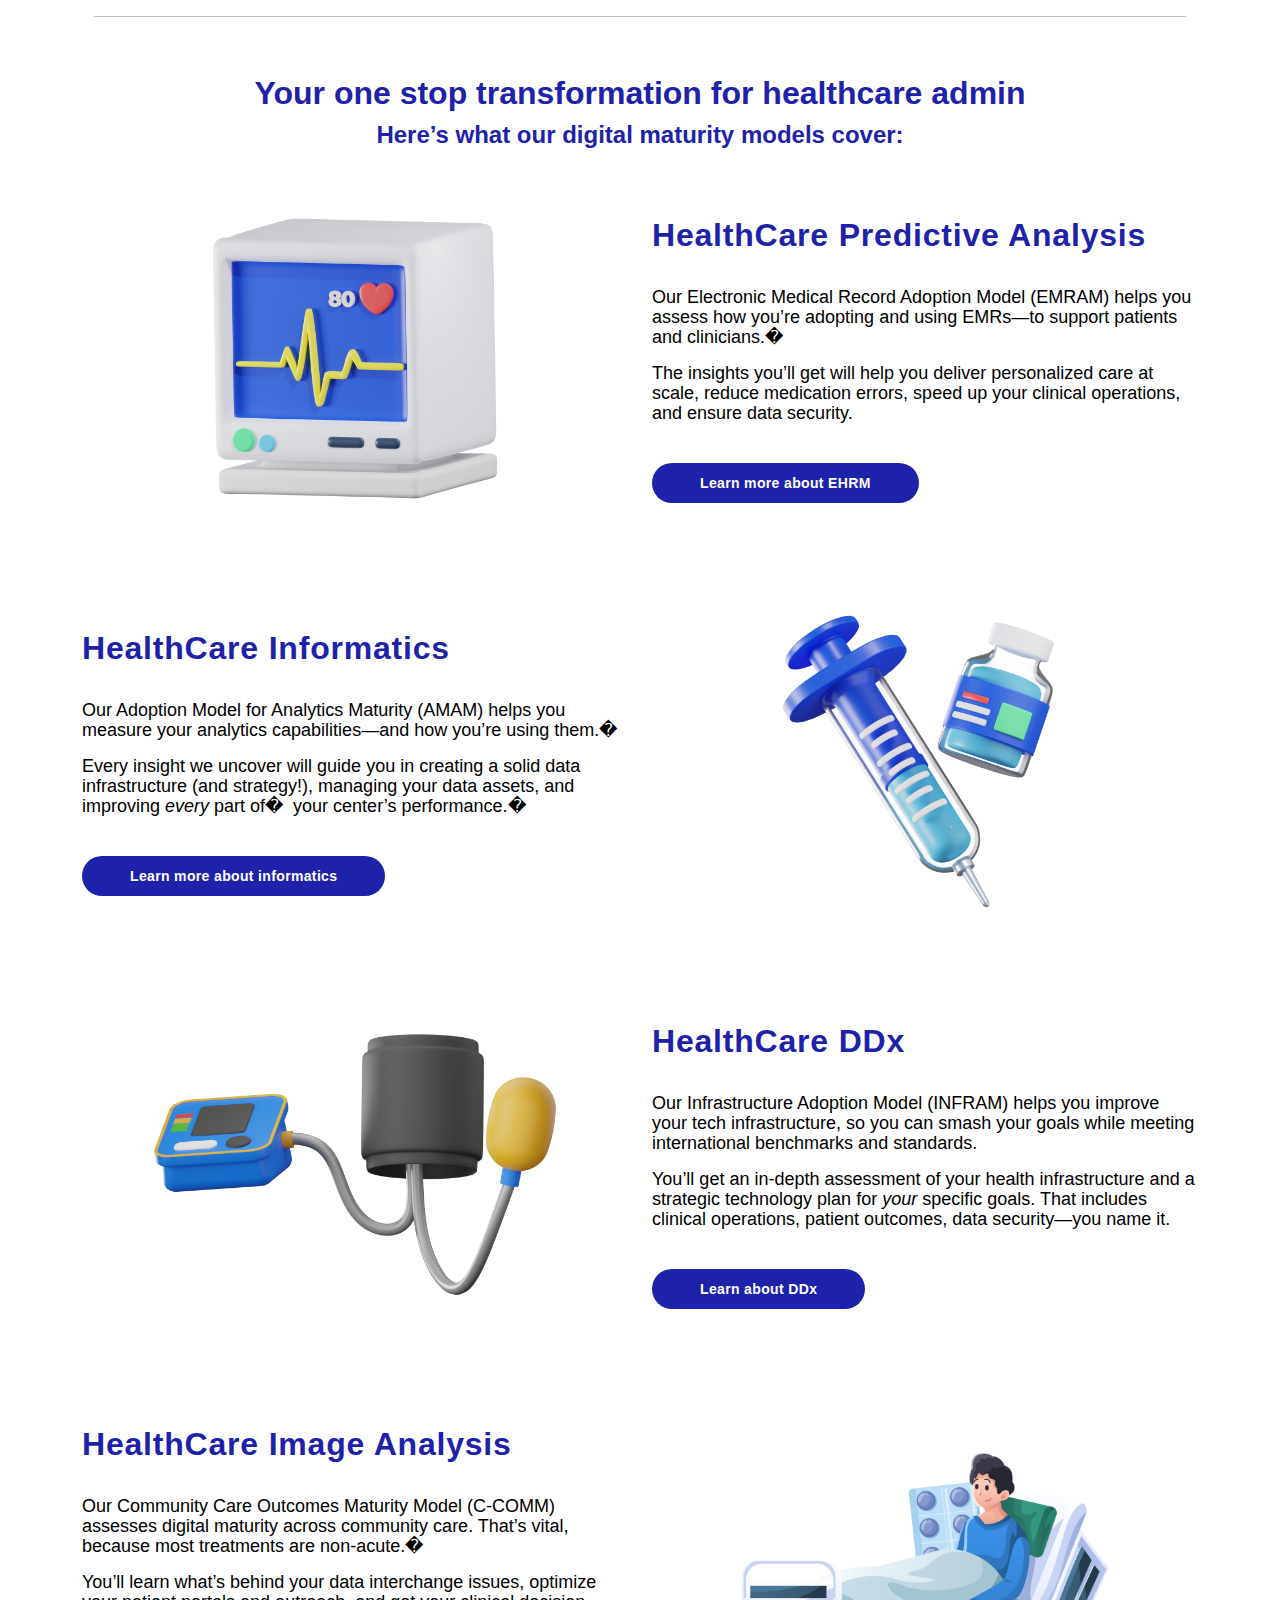
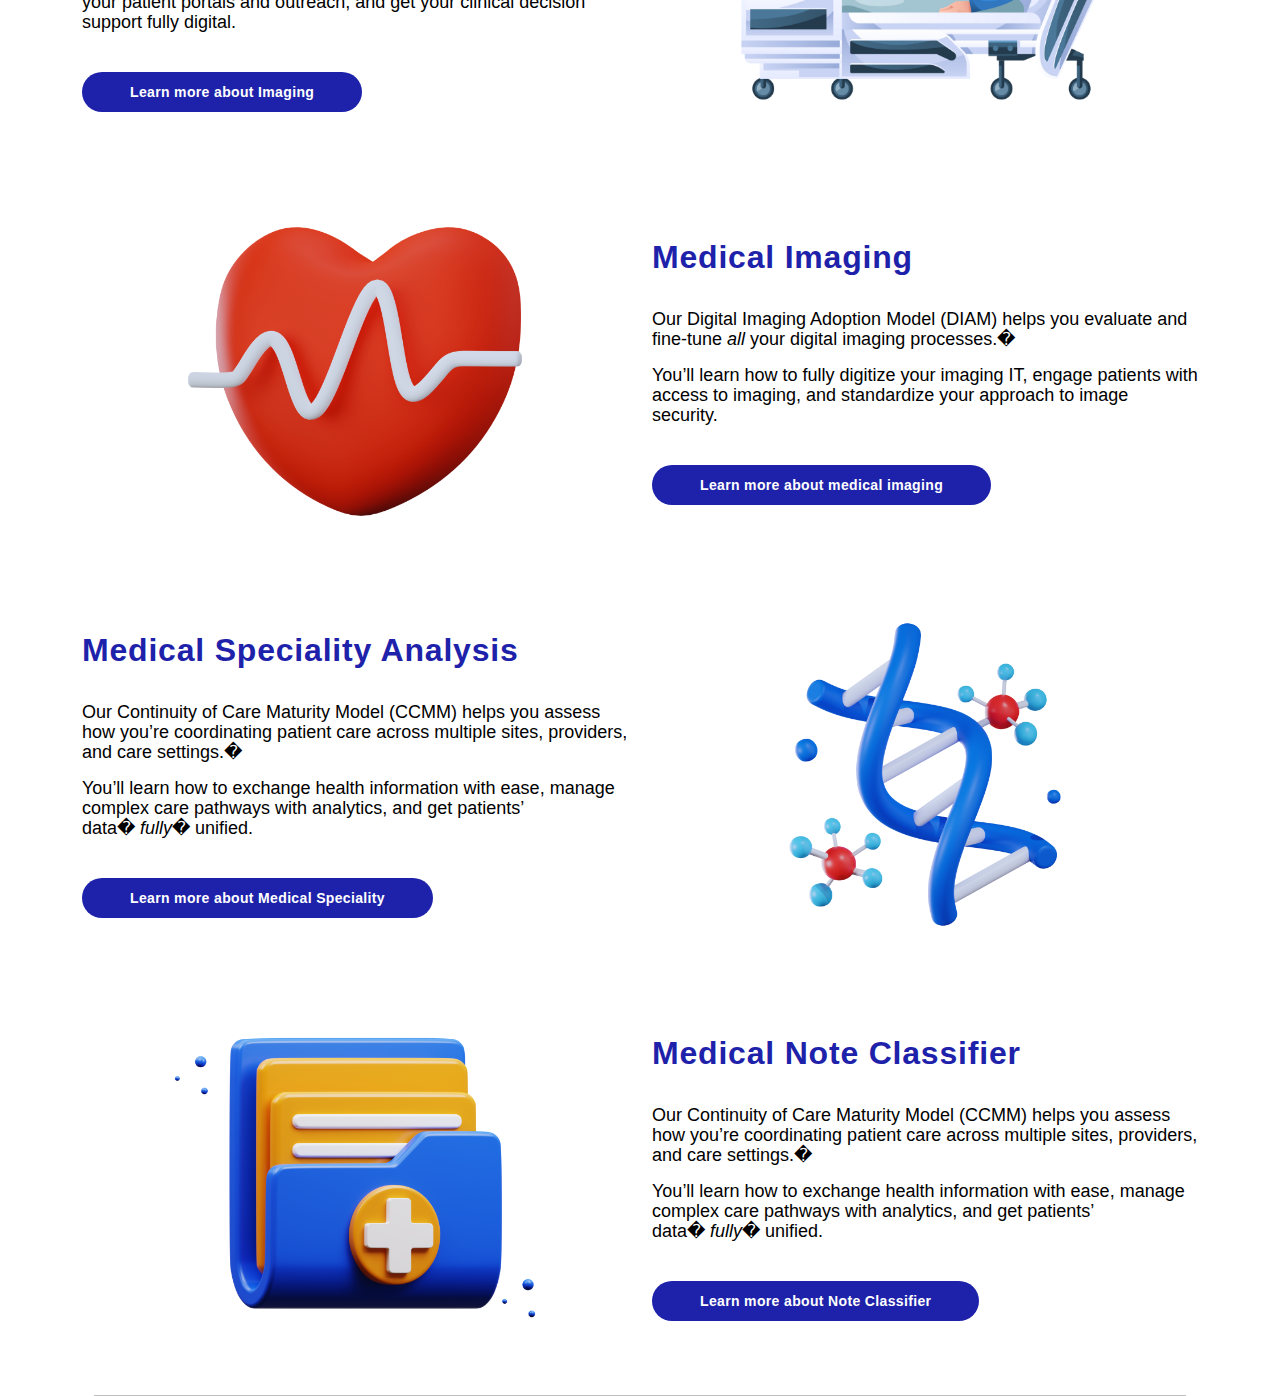
<file: admin.html>
<!DOCTYPE html>
<html lang="en">
<head>
    <meta charset="UTF-8">
    <meta name="viewport" content="width=device-width, initial-scale=1.0">
    <title>Document</title>
    <link
      rel="stylesheet"
      media="all"
      href="css/css_j5SOHRyiPgUq5kMT4taA_S4LK5ZKuICTn6kmyLyIEig.css"
    />
    <link
      rel="stylesheet"
      media="all"
      href="css/css_wF7kgOaZAxusRx2wT_Hi4Cfi6UWsqzy1KTw0V5YR9ss.css"
    />
    <link rel="stylesheet" media="all" href="css/font-awesome.min.css" />
    <link rel="stylesheet" media="all" href="js/simplebar.min_1.js" />
    <link
      rel="stylesheet"
      media="all"
      href="css/css_tNZk-hJwT-u9lMyOWqDB2-88wmtKLdis87zdUq_BOlk.css"
    />




</head>
<body>
                        <!-- DIGITAL INDICATOR -->





                           <div
                           class="container field-item--paragraph--horizontal-line field__item"
                         >
                           <div class="container">
                             <hr />
                           </div>
                         </div>
                         <div
                           class="container field-item--paragraph--paragraph-b4 field__item"
                         >
                           <div class="block-b4">
                             <h2 align="center">
                               <br />
                               Your one stop transformation for healthcare admin
                             </h2>
 
                             <h4 align="center">
                               Here’s what our digital maturity models cover:
                             </h4>
                           </div>
                         </div>
                         <div
                           class="container field-item--paragraph--paragraph-cl1 field__item"
                         >
                           <div
                             class="paragraph paragraph--type--paragraph-cl1 paragraph--view-mode--default"
                           >
                             <div
                               class="field field--name-field-attached-paragraph field--type-entity-reference-revisions field--label-hidden field__items"
                             >
                               <div class="field__item">
                                 <div class="paragraph-c1">
                                   <div class="card-c1">
                                     <div
                                       class="card border-0 py-md-5 py-4 w-100 d-flex"
                                     >
                                       <div class="row">
                                         <div class="card-img overflow-hidden">
                                           <a
                                             href="http://localhost:8501"
                                           >
                                             <picture>
                                               <source
                                                 srcset="images/services1.png 1x"
                                                 media="all and (min-width: 75em)"
                                                 type="image/png"
                                               />
                                               <source
                                                 srcset="images/services1.png 1x"
                                                 media="all and (min-width: 62em) and (max-width: 74.99em)"
                                                 type="image/png"
                                               />
                                               <source
                                                 srcset="images/emram_2.png 1x"
                                                 media="all and (min-width: 48em) and (max-width: 61.99em)"
                                                 type="image/png"
                                               />
                                               <source
                                                 srcset="images/emram_3.png 1x"
                                                 media="all and (min-width: 34em) and (max-width: 47.99em)"
                                                 type="image/png"
                                               />
                                               <img
                                                 src="services1.png"
                                                 alt=""
                                                 title=""
                                                 class="lazyload"
                                                 data-src="/sites/hde/files/styles/paragraph_c1_s/public/media/image/2023/11/07/emram.png?itok=1T-qKtYV"
                                               />
                                             </picture>
                                           </a>
                                         </div>
                                         <div
                                           class="card-main-content mt-4 m-sm-0"
                                         >
                                           <h2 class="card-title blue-dark">
                                             <a
                                               href="http://localhost:8501"
                                             >
                                               HealthCare Predictive Analysis
                                             </a>
                                           </h2>
                                           <div class="card-body px-0 pt-4 pb-0">
                                             <p>
                                               <strong
                                                 >Our Electronic Medical Record
                                                 Adoption Model (EMRAM) helps you
                                                 assess how you’re adopting and
                                                 using EMRs—to support patients
                                                 and clinicians.�&nbsp;</strong
                                               >
                                             </p>
 
                                             <p>
                                               The insights you’ll get will help
                                               you deliver personalized care at
                                               scale, reduce medication errors,
                                               speed up your clinical operations,
                                               and ensure data security.
                                             </p>
                                           </div>
                                           <a
                                             href="http://localhost:8501"
                                             class="button primary dark-blue mt-4"
                                           >
                                             Learn more about EHRM </a
                                           >
                                         </div>
                                       </div>
                                     </div>
                                   </div>
                                 </div>
                               </div>
                               <div class="field__item">
                                 <div class="paragraph-c1">
                                   <div class="card-c1">
                                     <div
                                       class="card border-0 py-md-5 py-4 w-100 d-flex"
                                     >
                                       <div class="row">
                                         <div class="card-img overflow-hidden">
                                           <a
                                             href="https://huggingface.co/spaces/prithivMLmods/HealthCare-Informatics-MediSearch"
                                           >
                                             <picture>
                                               <source
                                                 srcset="images/services2.png 1x"
                                                 media="all and (min-width: 75em)"
                                                 type="image/png"
                                               />
                                               <source
                                                 srcset="images/amam_1.png 1x"
                                                 media="all and (min-width: 62em) and (max-width: 74.99em)"
                                                 type="image/png"
                                               />
                                               <source
                                                 srcset="images/amam_3.png 1x"
                                                 media="all and (min-width: 48em) and (max-width: 61.99em)"
                                                 type="image/png"
                                               />
                                               <source
                                                 srcset="images/amam_2.png 1x"
                                                 media="all and (min-width: 34em) and (max-width: 47.99em)"
                                                 type="image/png"
                                               />
                                               <img
                                                 src="modules/custom/lazy_loader/assets/img/lazysizes-1x1.png"
                                                 alt=""
                                                 title=""
                                                 class="lazyload"
                                                 data-src="/sites/hde/files/styles/paragraph_c1_s/public/media/image/2023/11/07/amam.png?itok=tAzOQ6O4"
                                               />
                                             </picture>
                                           </a>
                                         </div>
                                         <div
                                           class="card-main-content mt-4 m-sm-0"
                                         >
                                           <h2 class="card-title blue-dark">
                                             <a
                                               href="https://healthcare-informatics-analysis-k7zfb89tcfpfhzfyfisoey.streamlit.app/"
                                             >
                                               HealthCare Informatics
                                             </a>
                                           </h2>
                                           <div class="card-body px-0 pt-4 pb-0">
                                             <p>
                                               Our Adoption Model for Analytics
                                               Maturity (AMAM) helps you measure
                                               your analytics capabilities—and
                                               how you’re using them.�&nbsp;
                                             </p>
 
                                             <p>
                                               Every insight we uncover will
                                               guide you in creating a solid data
                                               infrastructure (and strategy!),
                                               managing your data assets, and
                                               improving <em>every</em> part
                                               of�&nbsp; your center’s
                                               performance.�&nbsp;
                                             </p>
                                           </div>
                                           <a
                                             href="https://healthcare-informatics-analysis-k7zfb89tcfpfhzfyfisoey.streamlit.app/"
                                             class="button primary dark-blue mt-4"
                                           >
                                             Learn more about informatics</a
                                           >
                                         </div>
                                       </div>
                                     </div>
                                   </div>
                                 </div>
                               </div>
                               <div class="field__item">
                                 <div class="paragraph-c1">
                                   <div class="card-c1">
                                     <div
                                       class="card border-0 py-md-5 py-4 w-100 d-flex"
                                     >
                                       <div class="row">
                                         <div class="card-img overflow-hidden">
                                           <a
                                             href="https://huggingface.co/spaces/prithivMLmods/HealthCare-Differential-Diagnosis-DDx"
                                           >
                                             <picture>
                                               <source
                                                 srcset="images/services3.png 1x"
                                                 media="all and (min-width: 75em)"
                                                 type="image/png"
                                               />
                                               <source
                                                 srcset="images/infram.png 1x"
                                                 media="all and (min-width: 62em) and (max-width: 74.99em)"
                                                 type="image/png"
                                               />
                                               <source
                                                 srcset="images/infram_2.png 1x"
                                                 media="all and (min-width: 48em) and (max-width: 61.99em)"
                                                 type="image/png"
                                               />
                                               <source
                                                 srcset="images/infram_3.png 1x"
                                                 media="all and (min-width: 34em) and (max-width: 47.99em)"
                                                 type="image/png"
                                               />
                                               <img
                                                 src="modules/custom/lazy_loader/assets/img/lazysizes-1x1.png"
                                                 alt=""
                                                 title=""
                                                 class="lazyload"
                                                 data-src="/sites/hde/files/styles/paragraph_c1_s/public/media/image/2023/12/13/infram.png?itok=j_nW76er"
                                               />
                                             </picture>
                                           </a>
                                         </div>
                                         <div
                                           class="card-main-content mt-4 m-sm-0"
                                         >
                                           <h2 class="card-title blue-dark">
                                             <a
                                               href="https://healthcare-differential-diagnosis-ddx-dkolghq3mmkfudxzqzoutr.streamlit.app/"
                                             >
                                               HealthCare DDx
                                             </a>
                                           </h2>
                                           <div class="card-body px-0 pt-4 pb-0">
                                             <p>
                                               <strong
                                                 >Our Infrastructure Adoption
                                                 Model (INFRAM) helps you improve
                                                 your tech infrastructure, so you
                                                 can smash your goals while
                                                 meeting international benchmarks
                                                 and standards.</strong
                                               >
                                             </p>
 
                                             <p>
                                               You’ll get an in-depth assessment
                                               of your health infrastructure and
                                               a strategic technology plan for
                                               <em>your </em>specific goals. That
                                               includes clinical operations,
                                               patient outcomes, data
                                               security—you name it.
                                             </p>
                                           </div>
                                           <a
                                             href="https://healthcare-differential-diagnosis-ddx-dkolghq3mmkfudxzqzoutr.streamlit.app/"
                                             class="button primary dark-blue mt-4"
                                           >
                                             	
                                            Learn about DDx</a
                                           >
                                         </div>
                                       </div>
                                     </div>
                                   </div>
                                 </div>
                               </div>
                               <div class="field__item">
                                 <div class="paragraph-c1">
                                   <div class="card-c1">
                                     <div
                                       class="card border-0 py-md-5 py-4 w-100 d-flex"
                                     >
                                       <div class="row">
                                         <div class="card-img overflow-hidden">
                                           <a
                                             href="https://huggingface.co/spaces/prithivMLmods/HealthCare-Image-Analysis-BrainTumour"
                                           >
                                             <picture>
                                               <source
                                                 srcset="images/services4.png 1x"
                                                 media="all and (min-width: 75em)"
                                                 type="image/png"
                                               />
                                               <source
                                                 srcset="images/c-comm_1.png 1x"
                                                 media="all and (min-width: 62em) and (max-width: 74.99em)"
                                                 type="image/png"
                                               />
                                               <source
                                                 srcset="images/c-comm_2.png 1x"
                                                 media="all and (min-width: 48em) and (max-width: 61.99em)"
                                                 type="image/png"
                                               />
                                               <source
                                                 srcset="images/c-comm_3.png 1x"
                                                 media="all and (min-width: 34em) and (max-width: 47.99em)"
                                                 type="image/png"
                                               />
                                               <img
                                                 src="modules/custom/lazy_loader/assets/img/lazysizes-1x1.png"
                                                 alt=""
                                                 title=""
                                                 class="lazyload"
                                                 data-src="/sites/hde/files/styles/paragraph_c1_s/public/media/image/2023/11/07/c-comm.png?itok=9RxK-xsY"
                                               />
                                             </picture>
                                           </a>
                                         </div>
                                         <div
                                           class="card-main-content mt-4 m-sm-0"
                                         >
                                           <h2 class="card-title blue-dark">
                                             <a
                                               href="https://huggingface.co/spaces/prithivMLmods/HealthCare-Image-Analysis-BrainTumour"
                                             >
                                               HealthCare Image Analysis
                                             </a>
                                           </h2>
                                           <div class="card-body px-0 pt-4 pb-0">
                                             <p>
                                               <strong
                                                 >Our Community Care Outcomes
                                                 Maturity Model (C-COMM) assesses
                                                 digital maturity across
                                                 community care. That’s vital,
                                                 because most treatments are
                                                 non-acute.�&nbsp;</strong
                                               >
                                             </p>
 
                                             <p>
                                               You’ll learn what’s behind your
                                               data interchange issues, optimize
                                               your patient portals and outreach,
                                               and get your clinical decision
                                               support fully digital.
                                             </p>
                                           </div>
                                           <a
                                             href="https://huggingface.co/spaces/prithivMLmods/HealthCare-Image-Analysis-BrainTumour"
                                             class="button primary dark-blue mt-4"
                                           >
                                             Learn more about Imaging</a
                                           >
                                         </div>
                                       </div>
                                     </div>
                                   </div>
                                 </div>
                               </div>
                               <div class="field__item">
                                 <div class="paragraph-c1">
                                   <div class="card-c1">
                                     <div
                                       class="card border-0 py-md-5 py-4 w-100 d-flex"
                                     >
                                       <div class="row">
                                         <div class="card-img overflow-hidden">
                                           <a
                                             href="https://huggingface.co/spaces/prithivMLmods/HealthCare-Medical-Imaging"
                                           >
                                             <picture>
                                               <source
                                                 srcset="images/services5.png 1x"
                                                 media="all and (min-width: 75em)"
                                                 type="image/png"
                                               />
                                               <source
                                                 srcset="images/diam-x.png 1x"
                                                 media="all and (min-width: 62em) and (max-width: 74.99em)"
                                                 type="image/png"
                                               />
                                               <source
                                                 srcset="images/diam-x_2.png 1x"
                                                 media="all and (min-width: 48em) and (max-width: 61.99em)"
                                                 type="image/png"
                                               />
                                               <source
                                                 srcset="images/diam-x_3.png 1x"
                                                 media="all and (min-width: 34em) and (max-width: 47.99em)"
                                                 type="image/png"
                                               />
                                               <img
                                                 src="modules/custom/lazy_loader/assets/img/lazysizes-1x1.png"
                                                 alt=""
                                                 title=""
                                                 class="lazyload"
                                                 data-src="/sites/hde/files/styles/paragraph_c1_s/public/media/image/2023/11/13/diam-x.png?itok=2hnQAZZI"
                                               />
                                             </picture>
                                           </a>
                                         </div>
                                         <div
                                           class="card-main-content mt-4 m-sm-0"
                                         >
                                           <h2 class="card-title blue-dark">
                                             <a
                                               href="https://huggingface.co/spaces/prithivMLmods/HealthCare-Medical-Imaging"
                                             >
                                               Medical Imaging
                                             </a>
                                           </h2>
                                           <div class="card-body px-0 pt-4 pb-0">
                                             <p dir="ltr">
                                               <strong
                                                 >Our Digital Imaging Adoption
                                                 Model (DIAM) helps you evaluate
                                                 and fine-tune <em>all</em> your
                                                 digital imaging
                                                 processes.�&nbsp;</strong
                                               >
                                             </p>
 
                                             <p dir="ltr">
                                               You’ll learn how to fully digitize
                                               your imaging IT, engage patients
                                               with access to imaging, and
                                               standardize your approach to image
                                               security.
                                             </p>
                                           </div>
                                           <a
                                             href="https://huggingface.co/spaces/prithivMLmods/HealthCare-Medical-Imaging"
                                             class="button primary dark-blue mt-4"
                                           >
                                             Learn more about medical imaging</a
                                           >
                                         </div>
                                       </div>
                                     </div>
                                   </div>
                                 </div>
                               </div>
                               <div class="field__item">
                                 <div class="paragraph-c1">
                                   <div class="card-c1">
                                     <div
                                       class="card border-0 py-md-5 py-4 w-100 d-flex"
                                     >
                                       <div class="row">
                                         <div class="card-img overflow-hidden">
                                           <a
                                             href="https://huggingface.co/spaces/prithivMLmods/Medical-Speciality-Analysis"
                                           >
                                             <picture>
                                               <source
                                                 srcset="images/services6.png 1x"
                                                 media="all and (min-width: 75em)"
                                                 type="image/png"
                                               />
                                               <source
                                                 srcset="images/ccmm-x_1.png 1x"
                                                 media="all and (min-width: 62em) and (max-width: 74.99em)"
                                                 type="image/png"
                                               />
                                               <source
                                                 srcset="images/ccmm-x_3.png 1x"
                                                 media="all and (min-width: 48em) and (max-width: 61.99em)"
                                                 type="image/png"
                                               />
                                               <source
                                                 srcset="images/ccmm-x_2.png 1x"
                                                 media="all and (min-width: 34em) and (max-width: 47.99em)"
                                                 type="image/png"
                                               />
                                               <img
                                                 src="modules/custom/lazy_loader/assets/img/lazysizes-1x1.png"
                                                 alt=""
                                                 title=""
                                                 class="lazyload"
                                                 data-src="/sites/hde/files/styles/paragraph_c1_s/public/media/image/2023/11/13/ccmm-x.png?itok=WMlBjdwF"
                                               />
                                             </picture>
                                           </a>
                                         </div>
                                         <div
                                           class="card-main-content mt-4 m-sm-0"
                                         >
                                           <h2 class="card-title blue-dark">
                                             <a
                                               href="https://huggingface.co/spaces/prithivMLmods/Medical-Speciality-Analysis"
                                             >
                                              Medical Speciality Analysis
                                             </a>
                                           </h2>
                                           <div class="card-body px-0 pt-4 pb-0">
                                             <p>
                                               <strong
                                                 >Our Continuity of Care Maturity
                                                 Model (CCMM) helps you assess
                                                 how you’re coordinating patient
                                                 care across multiple sites,
                                                 providers, and care
                                                 settings.�&nbsp;</strong
                                               >
                                             </p>
 
                                             <p>
                                               You’ll learn how to exchange
                                               health information with ease,
                                               manage complex care pathways with
                                               analytics, and get patients’
                                               data�&nbsp;<em>fully</em>�&nbsp;unified.
                                             </p>
                                           </div>
                                           <a
                                             href="https://huggingface.co/spaces/prithivMLmods/Medical-Speciality-Analysis"
                                             class="button primary dark-blue mt-4"
                                           >
                                             Learn more about Medical Speciality
                                             </a
                                           >
                                         </div>
                                       </div>
                                     </div>
                                   </div>
                                 </div>
                               </div>
                               <div class="field__item">
                                <div class="paragraph-c1">
                                  <div class="card-c1">
                                    <div
                                      class="card border-0 py-md-5 py-4 w-100 d-flex"
                                    >
                                      <div class="row">
                                        <div class="card-img overflow-hidden">
                                          <a
                                            href="https://huggingface.co/spaces/prithivMLmods/Medical-Note-Identification-Classifier"
                                          >
                                            <picture>
                                              <source
                                                srcset="images/services7.png 1x"
                                                media="all and (min-width: 75em)"
                                                type="image/png"
                                              />
                                              <source
                                                srcset="images/ccmm-x_1.png 1x"
                                                media="all and (min-width: 62em) and (max-width: 74.99em)"
                                                type="image/png"
                                              />
                                              <source
                                                srcset="images/ccmm-x_3.png 1x"
                                                media="all and (min-width: 48em) and (max-width: 61.99em)"
                                                type="image/png"
                                              />
                                              <source
                                                srcset="images/ccmm-x_2.png 1x"
                                                media="all and (min-width: 34em) and (max-width: 47.99em)"
                                                type="image/png"
                                              />
                                              <img
                                                src="modules/custom/lazy_loader/assets/img/lazysizes-1x1.png"
                                                alt=""
                                                title=""
                                                class="lazyload"
                                                data-src="/sites/hde/files/styles/paragraph_c1_s/public/media/image/2023/11/13/ccmm-x.png?itok=WMlBjdwF"
                                              />
                                            </picture>
                                          </a>
                                        </div>
                                        <div
                                          class="card-main-content mt-4 m-sm-0"
                                        >
                                          <h2 class="card-title blue-dark">
                                            <a
                                              href="https://huggingface.co/spaces/prithivMLmods/Medical-Note-Identification-Classifier"
                                            >
                                             Medical Note Classifier 
                                            </a>
                                          </h2>
                                          <div class="card-body px-0 pt-4 pb-0">
                                            <p>
                                              <strong
                                                >Our Continuity of Care Maturity
                                                Model (CCMM) helps you assess
                                                how you’re coordinating patient
                                                care across multiple sites,
                                                providers, and care
                                                settings.�&nbsp;</strong
                                              >
                                            </p>

                                            <p>
                                              You’ll learn how to exchange
                                              health information with ease,
                                              manage complex care pathways with
                                              analytics, and get patients’
                                              data�&nbsp;<em>fully</em>�&nbsp;unified.
                                            </p>
                                          </div>
                                          <a
                                            href="https://huggingface.co/spaces/prithivMLmods/Medical-Note-Identification-Classifier"
                                            class="button primary dark-blue mt-4"
                                          >
                                            Learn more about Note Classifier</a
                                          >
                                        </div>
                                      </div>
                                    </div>
                                  </div>
                                </div>
                              </div>
                             </div>
                           </div>
                         </div>
                         <div
                           class="container field-item--paragraph--horizontal-line field__item"
                         >
                           <div class="container">
                             <hr />
                           </div>
                         </div>
</body>
</html>
</file>
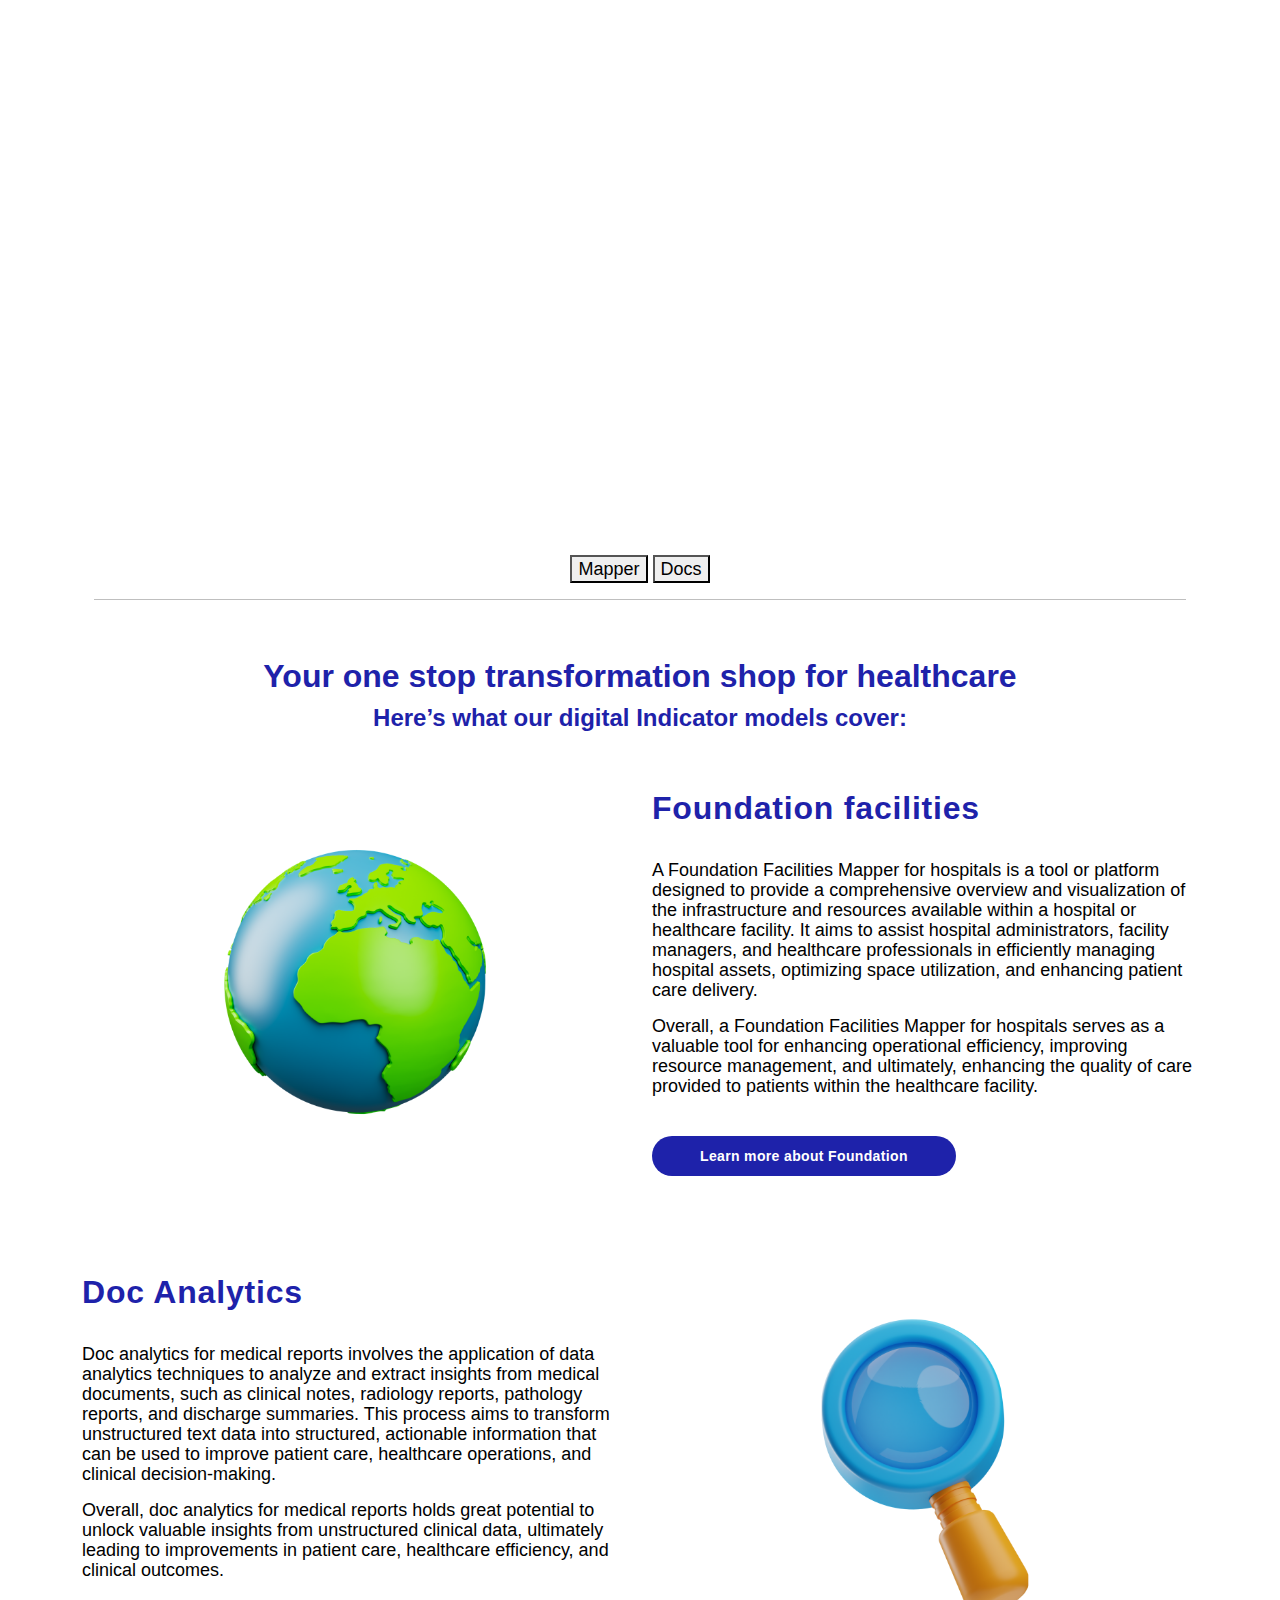
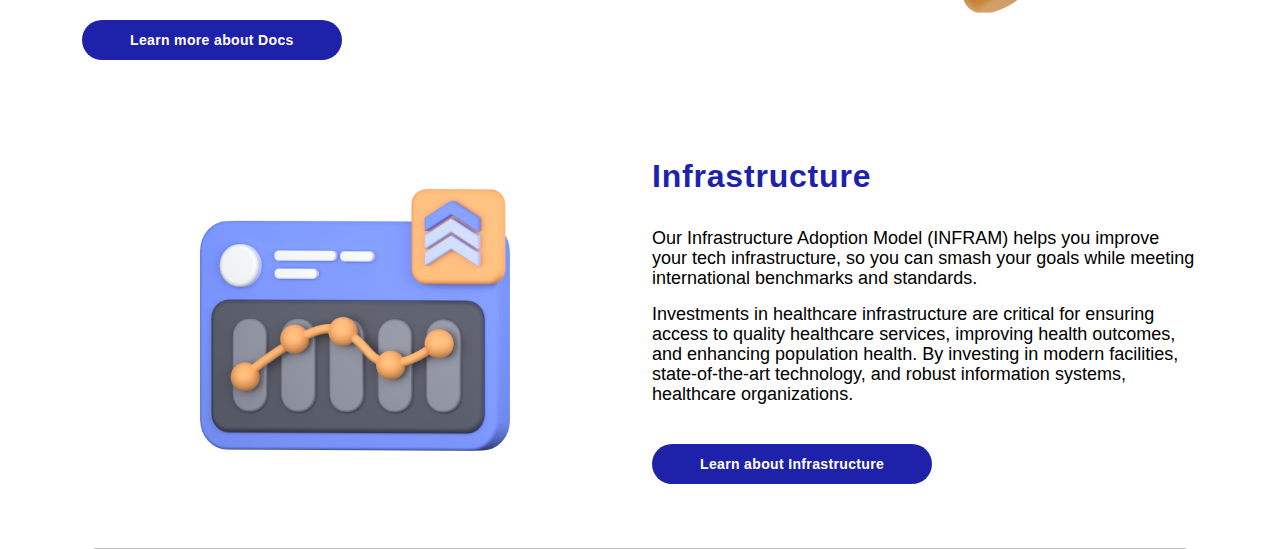
<file: digital.html>
<!DOCTYPE html>
<html lang="en">
<head>
    <meta charset="UTF-8">
    <meta name="viewport" content="width=device-width, initial-scale=1.0">
    <title>Document</title>
    <link
      rel="stylesheet"
      media="all"
      href="css/css_j5SOHRyiPgUq5kMT4taA_S4LK5ZKuICTn6kmyLyIEig.css"
    />
    <link
      rel="stylesheet"
      media="all"
      href="css/css_wF7kgOaZAxusRx2wT_Hi4Cfi6UWsqzy1KTw0V5YR9ss.css"
    />
    <link rel="stylesheet" media="all" href="css/font-awesome.min.css" />
    <link rel="stylesheet" media="all" href="js/simplebar.min_1.js" />
    <link
      rel="stylesheet"
      media="all"
      href="css/css_tNZk-hJwT-u9lMyOWqDB2-88wmtKLdis87zdUq_BOlk.css"
    />




</head>
<body>
                        <!-- DIGITAL INDICATOR -->

                        <script>
                            function changebtn_1(){
                                let parent=document.querySelector('div');
                                    parent.innerHTML='';
                                let child=document.createElement("IFRAME");
                                   child.setAttribute("src","https://beacon.himss.org/insights/standalone");
                                   child.setAttribute("width","1300");
                                   child.setAttribute("height","550");
                                   parent.appendChild(child);
                            }
                    
                            function changebtn_2(){
                                let parent=document.querySelector('div');
                                    parent.innerHTML='';
                                    
                                let child=document.createElement("IFRAME");
                                    child.setAttribute("src","https://ehrm-demo.vercel.app/model.html");
                                    child.setAttribute("width","1300");
                                    child.setAttribute("height","550");
                                    parent.appendChild(child);
                            }
                    
                        </script>
                    </head>
                    <body>
                        <center>
                        <div id="container">
                            <iframe src=""
                             width="100%" 
                             height="550"
                             style="border:0;" 
                             allowfullscreen="" 
                             loading="lazy" 
                             referrerpolicy="no-referrer-when-downgrade"></iframe>
                        </div>
                        <button onclick="changebtn_1()">Mapper</button>
                        <button onclick="changebtn_2()">Docs</button>
                        </center>



                           <div
                           class="container field-item--paragraph--horizontal-line field__item"
                         >
                           <div class="container">
                             <hr />
                           </div>
                         </div>
                         <div
                           class="container field-item--paragraph--paragraph-b4 field__item"
                         >
                           <div class="block-b4">
                             <h2 align="center">
                               <br />
                               Your one stop transformation shop for healthcare
                             </h2>
 
                             <h4 align="center">
                               Here’s what our digital Indicator models cover:
                             </h4>
                           </div>
                         </div>
                         <div
                           class="container field-item--paragraph--paragraph-cl1 field__item"
                         >
                           <div
                             class="paragraph paragraph--type--paragraph-cl1 paragraph--view-mode--default"
                           >
                             <div
                               class="field field--name-field-attached-paragraph field--type-entity-reference-revisions field--label-hidden field__items"
                             >
                               <div class="field__item">
                                 <div class="paragraph-c1">
                                   <div class="card-c1">
                                     <div
                                       class="card border-0 py-md-5 py-4 w-100 d-flex"
                                     >
                                       <div class="row">
                                         <div class="card-img overflow-hidden">
                                           <a
                                             href="https://beacon.himss.org/insights/standalone"
                                           >
                                             <picture>
                                               <source
                                                 srcset="images/digital1.png 1x"
                                                 media="all and (min-width: 75em)"
                                                 type="image/png"
                                               />
                                               <source
                                                 srcset="images/digital1.png 1x"
                                                 media="all and (min-width: 62em) and (max-width: 74.99em)"
                                                 type="image/png"
                                               />
                                               <source
                                                 srcset="images/digital1.png 1x"
                                                 media="all and (min-width: 48em) and (max-width: 61.99em)"
                                                 type="image/png"
                                               />
                                               <source
                                                 srcset="images/digital1.png 1x"
                                                 media="all and (min-width: 34em) and (max-width: 47.99em)"
                                                 type="image/png"
                                               />
                                               <!--mobile view-->
                                               <source
                                                 srcset="images/digital1.png 1x"
                                                 media="(orientation:portrait)"
                                                 type="image/png"
                                               />
                                               <img
                                                 src="modules/custom/lazy_loader/assets/img/lazysizes-1x1.png"
                                                 alt=""
                                                 title=""
                                                 class="lazyload"
                                                 data-src="/sites/hde/files/styles/paragraph_c1_s/public/media/image/2023/11/07/emram.png?itok=1T-qKtYV"
                                               />
                                             </picture>
                                           </a>
                                         </div>
                                         <div
                                           class="card-main-content mt-4 m-sm-0"
                                         >
                                           <h2 class="card-title blue-dark">
                                             <a
                                               href="https://huggingface.co/spaces/prithivMLmods/Medcial-Map-NearMe"
                                             >
                                               Foundation facilities 
                                             </a>
                                           </h2>
                                           <div class="card-body px-0 pt-4 pb-0">
                                             <p>
                                               <strong
                                                 >A Foundation Facilities Mapper for hospitals is a tool or platform designed to provide a comprehensive overview and visualization of the infrastructure and resources available within a hospital or healthcare facility. It aims to assist hospital administrators, facility managers, and healthcare professionals in efficiently managing hospital assets, optimizing space utilization, and enhancing patient care delivery.</strong
                                               >
                                             </p>
 
                                             <p>
                                              Overall, a Foundation Facilities Mapper for hospitals serves as a valuable tool for enhancing operational efficiency, improving resource management, and ultimately, enhancing the quality of care provided to patients within the healthcare facility.
                                             </p>
                                           </div>
                                           <a
                                             href="https://beacon.himss.org/insights/standalone"
                                             class="button primary dark-blue mt-4"
                                           >
                                             Learn more about Foundation</a
                                           >
                                         </div>
                                       </div>
                                     </div>
                                   </div>
                                 </div>
                               </div>
                               <div class="field__item">
                                 <div class="paragraph-c1">
                                   <div class="card-c1">
                                     <div
                                       class="card border-0 py-md-5 py-4 w-100 d-flex"
                                     >
                                       <div class="row">
                                         <div class="card-img overflow-hidden">
                                           <a
                                             href="https://huggingface.co/prithivMLmods/Mistral-Maturity-LLM/tree/main"
                                           >
                                             <picture>
                                               <source
                                                 srcset="images/digital2.png 1x"
                                                 media="all and (min-width: 75em)"
                                                 type="image/png"
                                               />
                                               <source
                                                 srcset="images/digital2.png 1x"
                                                 media="all and (min-width: 62em) and (max-width: 74.99em)"
                                                 type="image/png"
                                               />
                                               <source
                                                 srcset="images/digital2.png 1x"
                                                 media="all and (min-width: 48em) and (max-width: 61.99em)"
                                                 type="image/png"
                                               />
                                               <source
                                                 srcset="images/digital2.png 1x"
                                                 media="all and (min-width: 34em) and (max-width: 47.99em)"
                                                 type="image/png"
                                               />
                                               <!--mobile view-->
                                               <source
                                               srcset="images/digital2.png 1x"
                                               media="(orientation:portrait)"
                                               type="image/png"
                                             />
                                               <img
                                                 src="modules/custom/lazy_loader/assets/img/lazysizes-1x1.png"
                                                 alt=""
                                                 title=""
                                                 class="lazyload"
                                                 data-src="/sites/hde/files/styles/paragraph_c1_s/public/media/image/2023/11/07/amam.png?itok=tAzOQ6O4"
                                               />
                                             </picture>
                                           </a>
                                         </div>
                                         <div
                                           class="card-main-content mt-4 m-sm-0"
                                         >
                                           <h2 class="card-title blue-dark">
                                             <a
                                               href="https://huggingface.co/prithivMLmods/Mistral-Maturity-LLM/tree/main"
                                             >
                                               Doc Analytics
                                             </a>
                                           </h2>
                                           <div class="card-body px-0 pt-4 pb-0">
                                             <p>
                                              Doc analytics for medical reports involves the application of data analytics techniques to analyze and extract insights from medical documents, such as clinical notes, radiology reports, pathology reports, and discharge summaries. This process aims to transform unstructured text data into structured, actionable information that can be used to improve patient care, healthcare operations, and clinical decision-making.
                                             </p>
 
                                             <p>
                                              Overall, doc analytics for medical reports holds great potential to unlock valuable insights from unstructured clinical data, ultimately leading to improvements in patient care, healthcare efficiency, and clinical outcomes.
                                             </p>
                                           </div>
                                           <a
                                             href="https://huggingface.co/prithivMLmods/Mistral-Maturity-LLM/tree/main"
                                             class="button primary dark-blue mt-4"
                                           >
                                             Learn more about Docs</a
                                           >
                                         </div>
                                       </div>
                                     </div>
                                   </div>
                                 </div>
                               </div>
                               <div class="field__item">
                                 <div class="paragraph-c1">
                                   <div class="card-c1">
                                     <div
                                       class="card border-0 py-md-5 py-4 w-100 d-flex"
                                     >
                                       <div class="row">
                                         <div class="card-img overflow-hidden">
                                           <a
                                             href="https://huggingface.co/spaces/prithivMLmods/Clinical-DataBase-Analysis/tree/main"
                                           >
                                             <picture>
                                               <source
                                                 srcset="images/digital3.png 1x"
                                                 media="all and (min-width: 75em)"
                                                 type="image/png"
                                               />
                                               <source
                                                 srcset="images/digital3.png 1x"
                                                 media="all and (min-width: 62em) and (max-width: 74.99em)"
                                                 type="image/png"
                                               />
                                               <source
                                                 srcset="images/digital3.png 1x"
                                                 media="all and (min-width: 48em) and (max-width: 61.99em)"
                                                 type="image/png"
                                               />
                                               <source
                                                 srcset="images/digital3.png 1x"
                                                 media="all and (min-width: 34em) and (max-width: 47.99em)"
                                                 type="image/png"
                                               />
                                               <!--mobile view-->
                                               <source
                                                 srcset="images/digital3.png 1x"
                                                 media="(orientation:portrait)"
                                                 type="image/png"
                                               />
                                               <img
                                                 src="modules/custom/lazy_loader/assets/img/lazysizes-1x1.png"
                                                 alt=""
                                                 title=""
                                                 class="lazyload"
                                                 data-src="/sites/hde/files/styles/paragraph_c1_s/public/media/image/2023/12/13/infram.png?itok=j_nW76er"
                                               />
                                             </picture>
                                           </a>
                                         </div>
                                         <div
                                           class="card-main-content mt-4 m-sm-0"
                                         >
                                           <h2 class="card-title blue-dark">
                                             <a
                                               href="https://huggingface.co/spaces/prithivMLmods/Clinical-DataBase-Analysis/tree/main"
                                             >
                                               Infrastructure
                                             </a>
                                           </h2>
                                           <div class="card-body px-0 pt-4 pb-0">
                                             <p>
                                               <strong
                                                 >Our Infrastructure Adoption
                                                 Model (INFRAM) helps you improve
                                                 your tech infrastructure, so you
                                                 can smash your goals while
                                                 meeting international benchmarks
                                                 and standards.</strong
                                               >
                                             </p>
 
                                             <p>
                                              Investments in healthcare infrastructure are critical for ensuring access to quality healthcare services, improving health outcomes, and enhancing population health. By investing in modern facilities, state-of-the-art technology, and robust information systems, healthcare organizations.
                                             </p>
                                           </div>
                                           <a
                                             href="https://huggingface.co/spaces/prithivMLmods/Clinical-DataBase-Analysis/tree/main"
                                             class="button primary dark-blue mt-4"
                                           >
                                             	
                                           Learn about Infrastructure</a
                                           >
                                         </div>
                                       </div>
                                     </div>
                                   </div>
                                 </div>
                               </div>
      
                             </div>
                           </div>
                         </div>
                         <div
                           class="container field-item--paragraph--horizontal-line field__item"
                         >
                           <div class="container">
                             <hr />
                           </div>
                         </div>
</body>
</html>
</file>
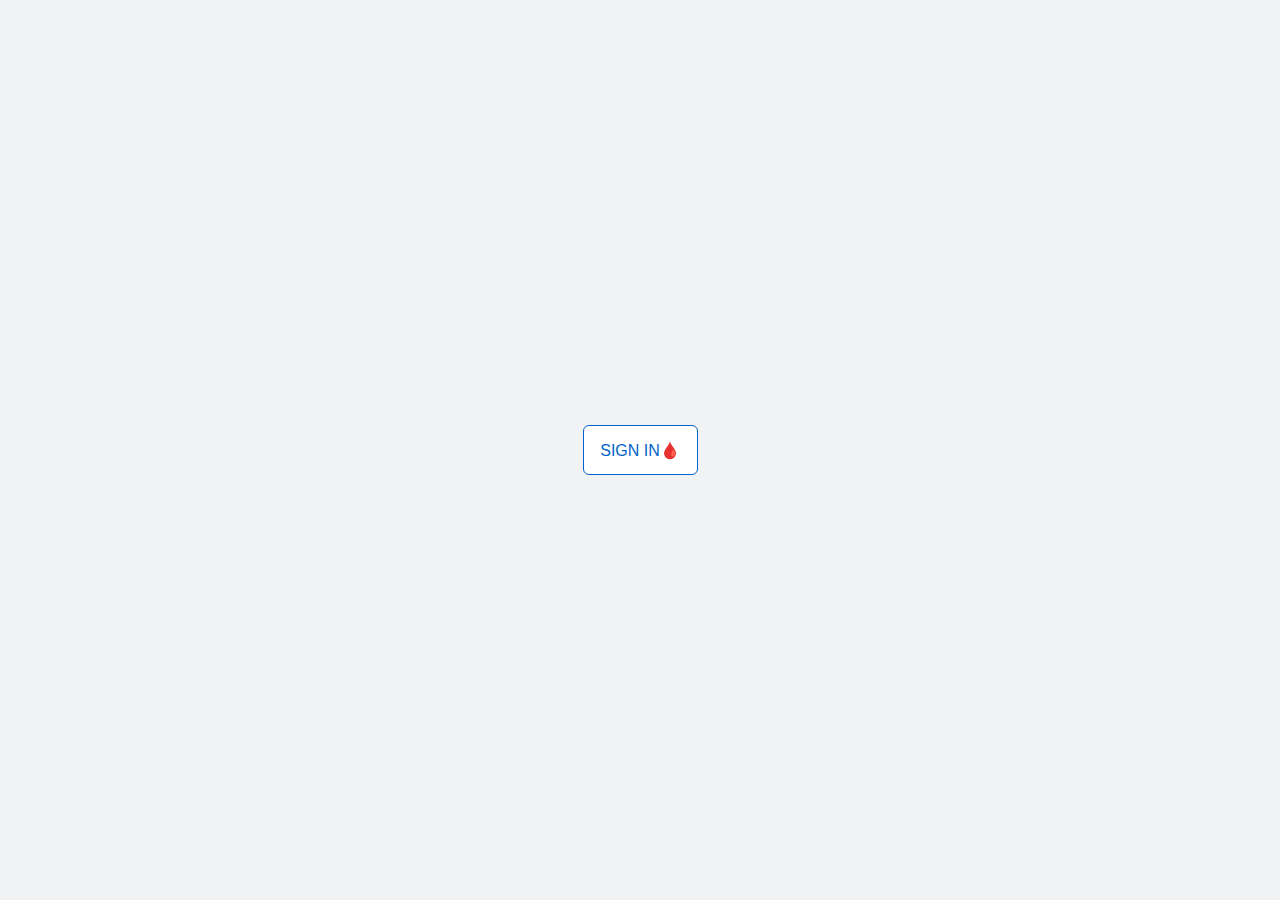
<file: notify.html>
<!DOCTYPE html>
<html lang="en">

<head>
    <meta charset="UTF-8">
    <meta http-equiv="X-UA-Compatible" content="IE=edge">
    <meta name="viewport" content="width=device-width, initial-scale=1.0">
    <title>Sign Up</title>
    <link rel="stylesheet" href="./style.css">
    <link rel="preconnect" href="https://fonts.googleapis.com" />
    <link rel="preconnect" href="https://fonts.gstatic.com" crossorigin />
   
    <link
      href="https://fonts.googleapis.com/css2?family=Poppins:ital,wght@0,400;0,600;1,700&display=swap"
      rel="stylesheet"
    />
</head>
<link href="https://fonts.googleapis.com/css?family=Rubik+Mono+One" rel="stylesheet">
<script
    src="https://cdnjs.cloudflare.com/ajax/libs/jquery/2.1.3/jquery.min.js">
 </script>
<body>
    <div class="container">
        <button name="show" class="show">Sign In🩸</button>
      </div>
      
      <div class="toast jam" aria-hidden="true">
        <span class="close" aria-role="button" tabindex="0">&times;</span>
        Only the Health Care Services and Documents were available in the EHRM Panel. Now, the services and Digital Health Transformer are free of cost. Soon, the Membership and Accountability Options will be set to 'Coming Soon.' Stay tuned! 🚀
      </div>
     <script>        $(function () {
        $('.show').click(function() {
          $('.toast').addClass('on');
        });
        $('.close').click(function() {
          $('.toast').removeClass('on');
        });
      });
    </script>


</html>
</file>
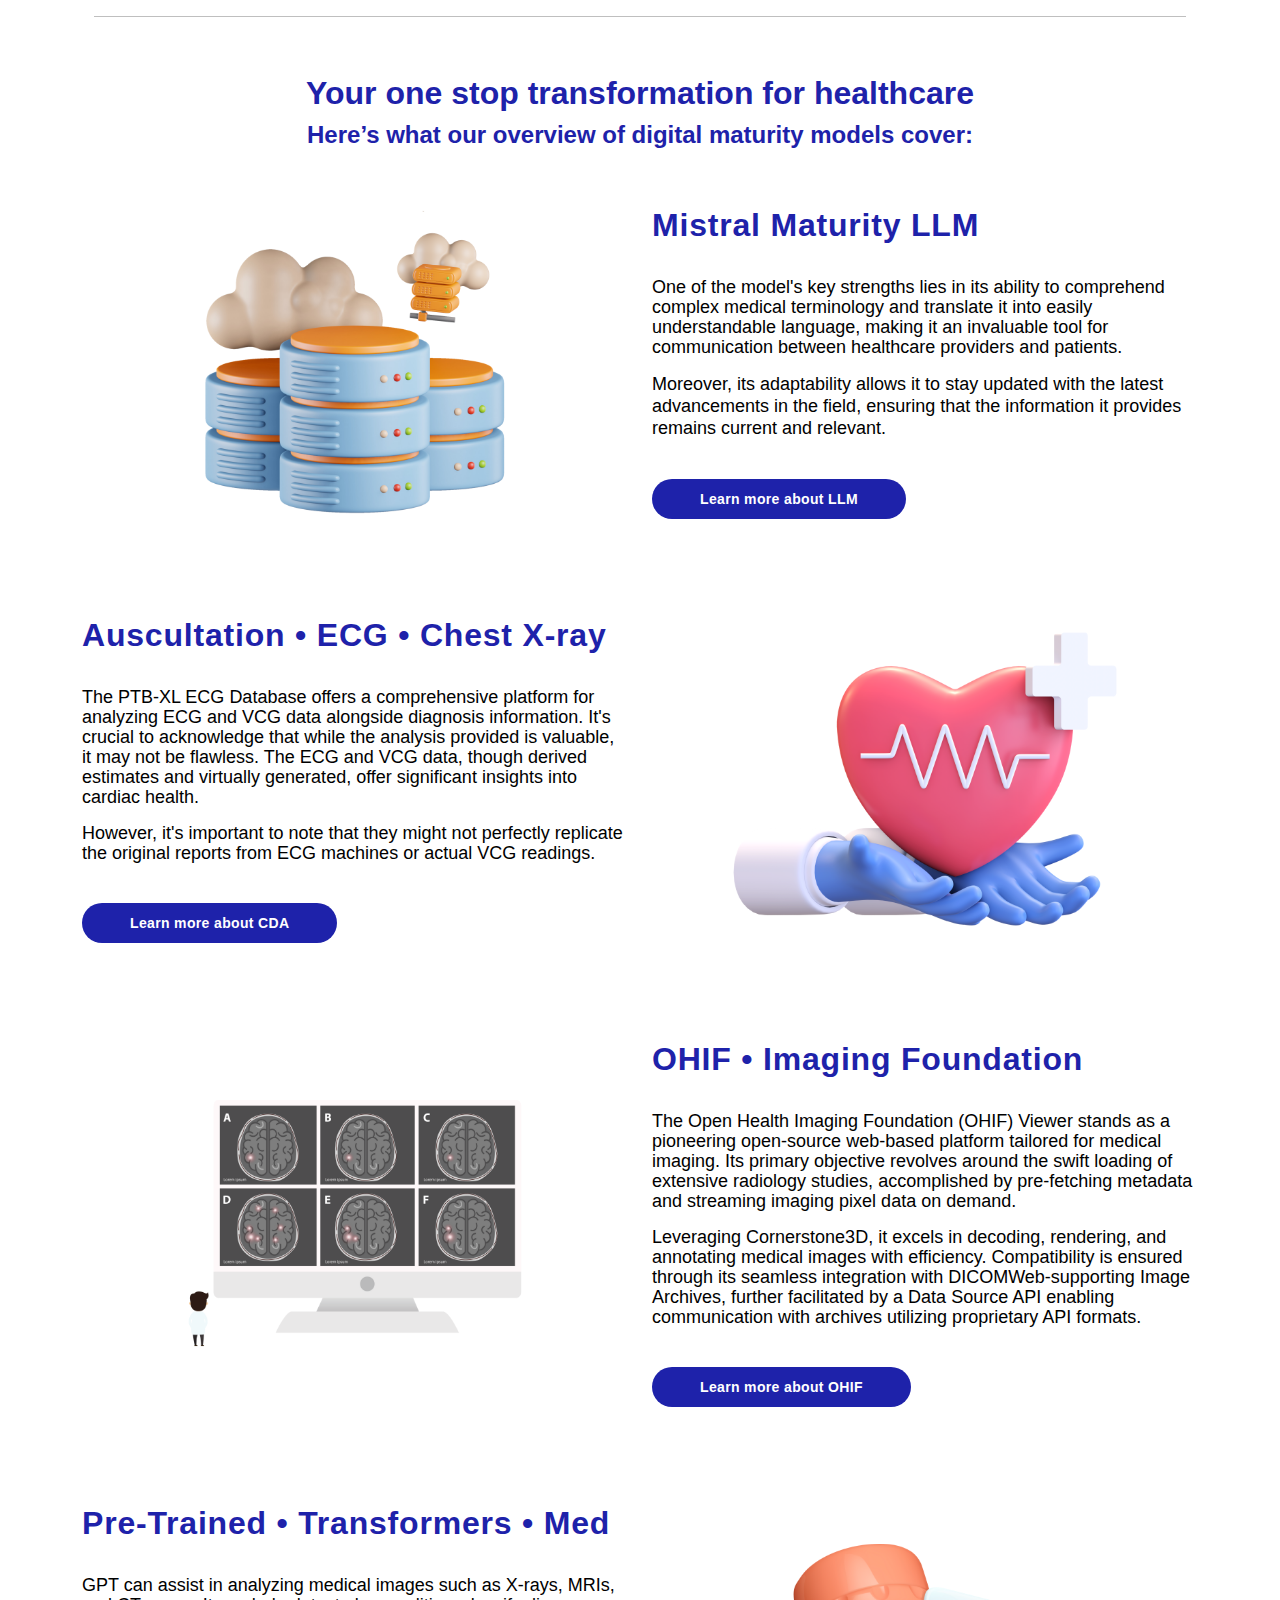
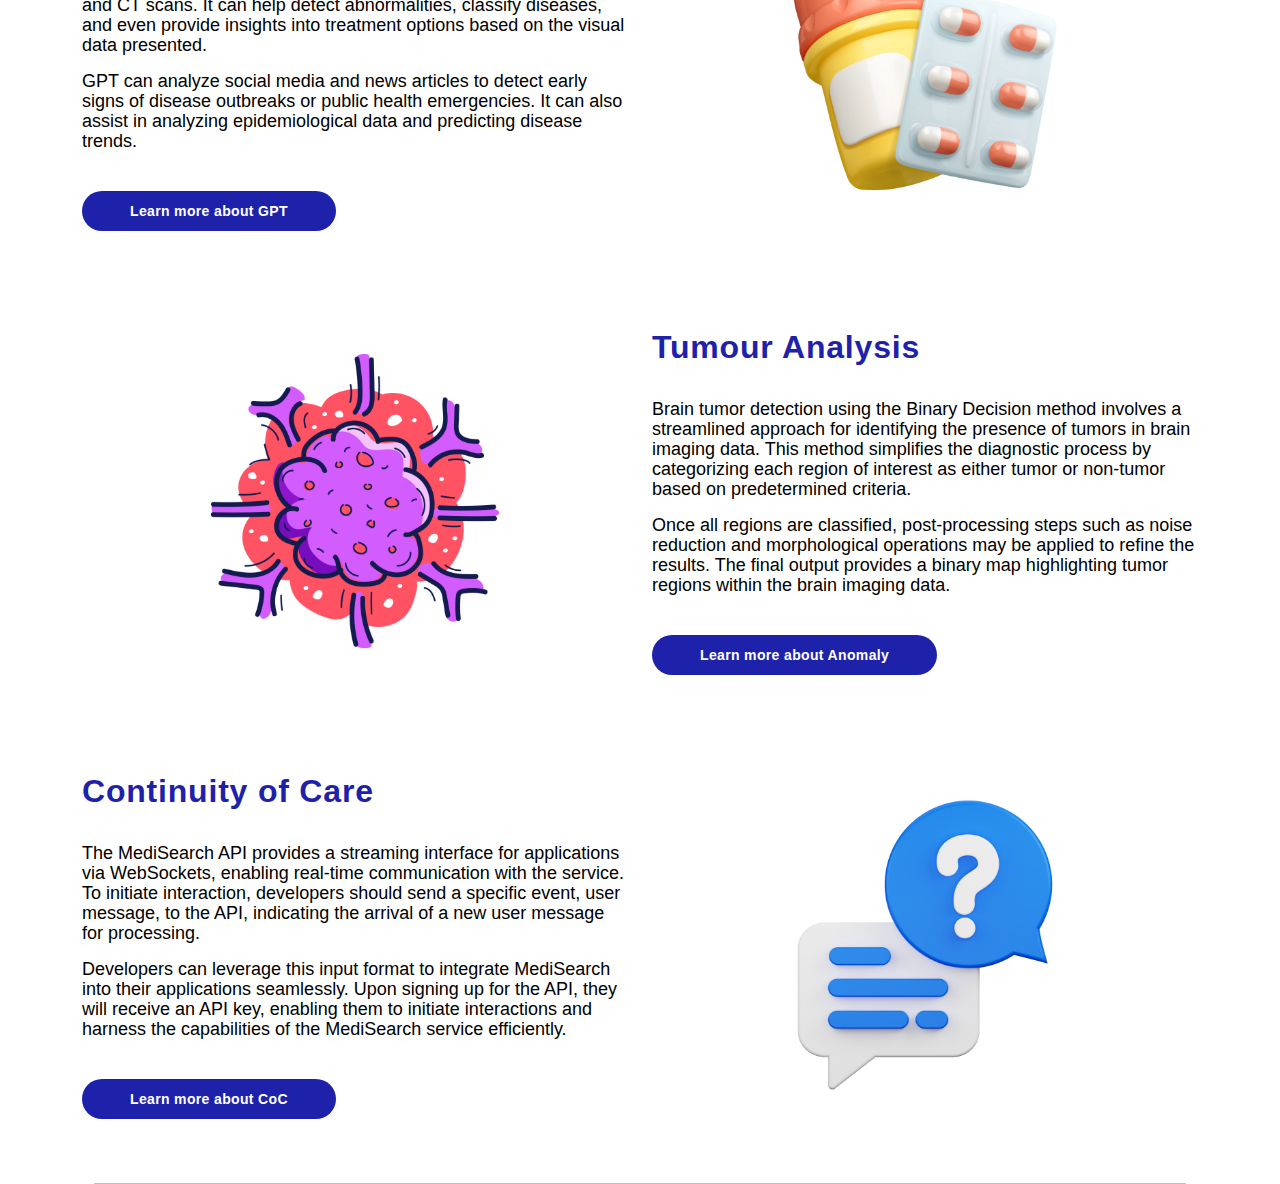
<file: overview.html>
<!DOCTYPE html>
<html lang="en">
  <head>
    <meta charset="UTF-8" />
    <meta name="viewport" content="width=device-width, initial-scale=1.0" />
    <title>Overview</title>
    <link
      rel="stylesheet"
      media="all"
      href="css/css_j5SOHRyiPgUq5kMT4taA_S4LK5ZKuICTn6kmyLyIEig.css"
    />
    <link
      rel="stylesheet"
      media="all"
      href="css/css_wF7kgOaZAxusRx2wT_Hi4Cfi6UWsqzy1KTw0V5YR9ss.css"
    />
    <link rel="stylesheet" media="all" href="css/font-awesome.min.css" />
    <link rel="stylesheet" media="all" href="js/simplebar.min_1.js" />
    <link
      rel="stylesheet"
      media="all"
      href="css/css_tNZk-hJwT-u9lMyOWqDB2-88wmtKLdis87zdUq_BOlk.css"
    />
  </head>
  <body>
    <!-- DIGITAL INDICATOR -->

    <div class="container field-item--paragraph--horizontal-line field__item">
      <div class="container">
        <hr />
      </div>
    </div>
    <div class="container field-item--paragraph--paragraph-b4 field__item">
      <div class="block-b4">
        <h2 align="center">
          <br />
          Your one stop transformation for healthcare
        </h2>

        <h4 align="center">
          Here’s what our overview of digital maturity models cover:
        </h4>
      </div>
    </div>
    <div class="container field-item--paragraph--paragraph-cl1 field__item">
      <div
        class="paragraph paragraph--type--paragraph-cl1 paragraph--view-mode--default"
      >
        <div
          class="field field--name-field-attached-paragraph field--type-entity-reference-revisions field--label-hidden field__items"
        >
          <div class="field__item">
            <div class="paragraph-c1">
              <div class="card-c1">
                <div class="card border-0 py-md-5 py-4 w-100 d-flex">
                  <div class="row">
                    <div class="card-img overflow-hidden">
                      <a
                        href="https://huggingface.co/prithivMLmods/Mistral-Maturity-LLM"
                      >
                        <picture>
                          <source
                            srcset="images/O1.png 1x"
                            media="all and (min-width: 75em)"
                            type="image/png"
                          />
                          <source
                            srcset="images/O1.png 1x"
                            media="all and (min-width: 62em) and (max-width: 74.99em)"
                            type="image/png"
                          />
                          <source
                            srcset="images/O1.png 1x"
                            media="all and (min-width: 48em) and (max-width: 61.99em)"
                            type="image/png"
                          />
                          <source
                            srcset="images/O1.png 1x"
                            media="all and (min-width: 34em) and (max-width: 47.99em)"
                            type="image/png"
                          />
                          <!--mobile view-->
                          <source
                            srcset="images/O1.png 1x"
                            media="(orientation:portrait)"
                            type="image/png"
                          />
                          <img
                            src="modules/custom/lazy_loader/assets/img/lazysizes-1x1.png"
                            alt=""
                            title=""
                            class="lazyload"
                            data-src="/sites/hde/files/styles/paragraph_c1_s/public/media/image/2023/11/07/emram.png?itok=1T-qKtYV"
                          />
                        </picture>
                      </a>
                    </div>
                    <div class="card-main-content mt-4 m-sm-0">
                      <h2 class="card-title blue-dark">
                        <a
                          href="https://huggingface.co/prithivMLmods/Mistral-Maturity-LLM"
                        >
                          Mistral Maturity LLM
                        </a>
                      </h2>
                      <div class="card-body px-0 pt-4 pb-0">
                        <p>
                          <strong
                            >One of the model's key strengths lies in its
                            ability to comprehend complex medical terminology
                            and translate it into easily understandable
                            language, making it an invaluable tool for
                            communication between healthcare providers and
                            patients.</strong
                          >
                        </p>
                        Moreover, its adaptability allows it to stay updated
                        with the latest advancements in the field, ensuring that
                        the information it provides remains current and
                        relevant.
                        <p></p>
                      </div>
                      <a
                        href="https://huggingface.co/prithivMLmods/Mistral-Maturity-LLM"
                        class="button primary dark-blue mt-4"
                      >
                        Learn more about LLM</a
                      >
                    </div>
                  </div>
                </div>
              </div>
            </div>
          </div>
          <div class="field__item">
            <div class="paragraph-c1">
              <div class="card-c1">
                <div class="card border-0 py-md-5 py-4 w-100 d-flex">
                  <div class="row">
                    <div class="card-img overflow-hidden">
                      <a
                        href="https://huggingface.co/spaces/prithivMLmods/Clinical-DataBase-Analysis"
                      >
                        <picture>
                          <source
                            srcset="images/O2.png 1x"
                            media="all and (min-width: 75em)"
                            type="image/png"
                          />
                          <source
                            srcset="images/O2.png 1x"
                            media="all and (min-width: 62em) and (max-width: 74.99em)"
                            type="image/png"
                          />
                          <source
                            srcset="images/O2.png 1x"
                            media="all and (min-width: 48em) and (max-width: 61.99em)"
                            type="image/png"
                          />
                          
                          <!--mobile view-->
                          <source
                            srcset="images/O2.png 1x"
                            media="(orientation:portrait)"
                            type="image/png"
                          />
                          <img
                            src="modules/custom/lazy_loader/assets/img/lazysizes-1x1.png"
                            alt=""
                            title=""
                            class="lazyload"
                            data-src="/sites/hde/files/styles/paragraph_c1_s/public/media/image/2023/11/07/amam.png?itok=tAzOQ6O4"
                          />
                        </picture>
                      </a>
                    </div>
                    <div class="card-main-content mt-4 m-sm-0">
                      <h2 class="card-title blue-dark">
                        <a
                          href="https://huggingface.co/spaces/prithivMLmods/Clinical-DataBase-Analysis?file=00007417_005.png&view_position=Any"
                        >
                          Auscultation &#x2022; ECG &#x2022; Chest X-ray
                        </a>
                      </h2>
                      <div class="card-body px-0 pt-4 pb-0">
                        <p>
                          The PTB-XL ECG Database offers a comprehensive
                          platform for analyzing ECG and VCG data alongside
                          diagnosis information. It's crucial to acknowledge
                          that while the analysis provided is valuable, it may
                          not be flawless. The ECG and VCG data, though derived
                          estimates and virtually generated, offer significant
                          insights into cardiac health.
                        </p>

                        <p>
                          However, it's important to note that they might not
                          perfectly replicate the original reports from ECG
                          machines or actual VCG readings.
                        </p>
                      </div>
                      <a
                        href="https://huggingface.co/spaces/prithivMLmods/Clinical-DataBase-Analysis?id=8844&validated=True&second_opinion=False&axis=False&clean=True"
                        class="button primary dark-blue mt-4"
                      >
                        Learn more about CDA</a
                      >
                    </div>
                  </div>
                </div>
              </div>
            </div>
          </div>
          <div class="field__item">
            <div class="paragraph-c1">
              <div class="card-c1">
                <div class="card border-0 py-md-5 py-4 w-100 d-flex">
                  <div class="row">
                    <div class="card-img overflow-hidden">
                      <a
                        href="https://huggingface.co/spaces/prithivMLmods/OHIF/tree/main"
                      >
                        <picture>
                          <source
                            srcset="images/O3.png 1x"
                            media="all and (min-width: 75em)"
                            type="image/png"
                          />
                          <source
                            srcset="images/O3.png 1x"
                            media="all and (min-width: 62em) and (max-width: 74.99em)"
                            type="image/png"
                          />
                          <source
                            srcset="images/O3.png 1x"
                            media="all and (min-width: 48em) and (max-width: 61.99em)"
                            type="image/png"
                          />
                          <source
                            srcset="images/O3.png 1x"
                            media="all and (min-width: 34em) and (max-width: 47.99em)"
                            type="image/png"
                          />
                          <!--mobile view-->
                          <source
                          srcset="images/O3.png 1x"
                          media="(orientation:portrait)"
                          type="image/png"
                        />
                          <img
                            src="modules/custom/lazy_loader/assets/img/lazysizes-1x1.png"
                            alt=""
                            title=""
                            class="lazyload"
                            data-src="/sites/hde/files/styles/paragraph_c1_s/public/media/image/2023/12/13/infram.png?itok=j_nW76er"
                          />
                        </picture>
                      </a>
                    </div>
                    <div class="card-main-content mt-4 m-sm-0">
                      <h2 class="card-title blue-dark">
                        <a
                          href="https://huggingface.co/spaces/prithivMLmods/OHIF"
                        >
                          OHIF &#x2022; Imaging Foundation
                        </a>
                      </h2>
                      <div class="card-body px-0 pt-4 pb-0">
                        <p>
                          <strong
                            >The Open Health Imaging Foundation (OHIF) Viewer
                            stands as a pioneering open-source web-based
                            platform tailored for medical imaging. Its primary
                            objective revolves around the swift loading of
                            extensive radiology studies, accomplished by
                            pre-fetching metadata and streaming imaging pixel
                            data on demand.
                          </strong>
                        </p>

                        <p>
                          Leveraging Cornerstone3D, it excels in decoding,
                          rendering, and annotating medical images with
                          efficiency. Compatibility is ensured through its
                          seamless integration with DICOMWeb-supporting Image
                          Archives, further facilitated by a Data Source API
                          enabling communication with archives utilizing
                          proprietary API formats.
                        </p>
                      </div>
                      <a
                        href="https://huggingface.co/spaces/prithivMLmods/OHIF"
                        class="button primary dark-blue mt-4"
                      >
                        Learn more about OHIF</a
                      >
                    </div>
                  </div>
                </div>
              </div>
            </div>
          </div>
          <div class="field__item">
            <div class="paragraph-c1">
              <div class="card-c1">
                <div class="card border-0 py-md-5 py-4 w-100 d-flex">
                  <div class="row">
                    <div class="card-img overflow-hidden">
                      <a
                        href="https://huggingface.co/spaces/prithivMLmods/Custom-GPT-LLM4"
                      >
                        <picture>
                          <source
                            srcset="images/O4.png 1x"
                            media="all and (min-width: 75em)"
                            type="image/png"
                          />
                          <source
                            srcset="images/O4.png 1x"
                            media="all and (min-width: 62em) and (max-width: 74.99em)"
                            type="image/png"
                          />
                          <source
                            srcset="images/O4.png 1x"
                            media="all and (min-width: 48em) and (max-width: 61.99em)"
                            type="image/png"
                          />
                          <source
                            srcset="images/O4.png 1x"
                            media="all and (min-width: 34em) and (max-width: 47.99em)"
                            type="image/png"
                          />
                          <!--mobile view-->
                          <source
                          srcset="images/O4.png 1x"
                          media="(orientation:portrait)"
                          type="image/png"
                        />
                          <img
                            src="modules/custom/lazy_loader/assets/img/lazysizes-1x1.png"
                            alt=""
                            title=""
                            class="lazyload"
                            data-src="/sites/hde/files/styles/paragraph_c1_s/public/media/image/2023/11/07/c-comm.png?itok=9RxK-xsY"
                          />
                        </picture>
                      </a>
                    </div>
                    <div class="card-main-content mt-4 m-sm-0">
                      <h2 class="card-title blue-dark">
                        <a
                          href="https://huggingface.co/spaces/prithivMLmods/Custom-GPT-LLM4"
                        >
                          Pre-Trained &#x2022; Transformers &#x2022; Med
                        </a>
                      </h2>
                      <div class="card-body px-0 pt-4 pb-0">
                        <p>
                          <strong
                            >GPT can assist in analyzing medical images such as
                            X-rays, MRIs, and CT scans. It can help detect
                            abnormalities, classify diseases, and even provide
                            insights into treatment options based on the visual
                            data presented.</strong
                          >
                        </p>

                        <p>
                          GPT can analyze social media and news articles to
                          detect early signs of disease outbreaks or public
                          health emergencies. It can also assist in analyzing
                          epidemiological data and predicting disease trends.
                        </p>
                      </div>
                      <a
                        href="https://huggingface.co/spaces/prithivMLmods/Custom-GPT-LLM4"
                        class="button primary dark-blue mt-4"
                      >
                        Learn more about GPT</a
                      >
                    </div>
                  </div>
                </div>
              </div>
            </div>
          </div>
          <div class="field__item">
            <div class="paragraph-c1">
              <div class="card-c1">
                <div class="card border-0 py-md-5 py-4 w-100 d-flex">
                  <div class="row">
                    <div class="card-img overflow-hidden">
                      <a
                        href="https://huggingface.co/spaces/prithivMLmods/HealthCare-Image-Analysis-BrainTumour"
                      >
                        <picture>
                          <source
                            srcset="images/O5.png 1x"
                            media="all and (min-width: 75em)"
                            type="image/png"
                          />
                          <source
                            srcset="images/O5.png 1x"
                            media="all and (min-width: 62em) and (max-width: 74.99em)"
                            type="image/png"
                          />
                          <source
                            srcset="images/O5.png 1x"
                            media="all and (min-width: 48em) and (max-width: 61.99em)"
                            type="image/png"
                          />
                          <source
                            srcset="images/O5.png 1x"
                            media="all and (min-width: 34em) and (max-width: 47.99em)"
                            type="image/png"
                          />
                          <!--mobile view-->
                          <source
                            srcset="images/O5.png 1x"
                            media="(orientation:portrait)"
                            type="image/png"
                          />
                          <img
                            src="modules/custom/lazy_loader/assets/img/lazysizes-1x1.png"
                            alt=""
                            title=""
                            class="lazyload"
                            data-src="/sites/hde/files/styles/paragraph_c1_s/public/media/image/2023/11/13/diam-x.png?itok=2hnQAZZI"
                          />
                        </picture>
                      </a>
                    </div>
                    <div class="card-main-content mt-4 m-sm-0">
                      <h2 class="card-title blue-dark">
                        <a
                          href="https://huggingface.co/spaces/prithivMLmods/HealthCare-Image-Analysis-BrainTumour"
                        >
                          Tumour Analysis
                        </a>
                      </h2>
                      <div class="card-body px-0 pt-4 pb-0">
                        <p dir="ltr">
                          <strong
                            >Brain tumor detection using the Binary Decision
                            method involves a streamlined approach for
                            identifying the presence of tumors in brain imaging
                            data. This method simplifies the diagnostic process
                            by categorizing each region of interest as either
                            tumor or non-tumor based on predetermined
                            criteria.</strong
                          >
                        </p>

                        <p dir="ltr">
                          Once all regions are classified, post-processing steps
                          such as noise reduction and morphological operations
                          may be applied to refine the results. The final output
                          provides a binary map highlighting tumor regions
                          within the brain imaging data.
                        </p>
                      </div>
                      <a
                        href="https://huggingface.co/spaces/prithivMLmods/HealthCare-Image-Analysis-BrainTumour"
                        class="button primary dark-blue mt-4"
                      >
                        Learn more about Anomaly</a
                      >
                    </div>
                  </div>
                </div>
              </div>
            </div>
          </div>
          <div class="field__item">
            <div class="paragraph-c1">
              <div class="card-c1">
                <div class="card border-0 py-md-5 py-4 w-100 d-flex">
                  <div class="row">
                    <div class="card-img overflow-hidden">
                      <a
                        href="https://huggingface.co/spaces/prithivMLmods/HealthCare-Informatics-MediSearch"
                      >
                        <picture>
                          <source
                            srcset="images/O6.png 1x"
                            media="all and (min-width: 75em)"
                            type="image/png"
                          />
                          <source
                            srcset="images/O6.png 1x"
                            media="all and (min-width: 62em) and (max-width: 74.99em)"
                            type="image/png"
                          />
                          <source
                            srcset="images/O6.png 1x"
                            media="all and (min-width: 48em) and (max-width: 61.99em)"
                            type="image/png"
                          />
                          <source
                            srcset="images/O6.png 1x"
                            media="all and (min-width: 34em) and (max-width: 47.99em)"
                            type="image/png"
                          />
                          <!--mobile view-->
                          <source
                            srcset="images/O6.png 1x"
                            media="(orientation:portrait)"
                            type="image/png"
                          />
                          <img
                            src="modules/custom/lazy_loader/assets/img/lazysizes-1x1.png"
                            alt=""
                            title=""
                            class="lazyload"
                            data-src="/sites/hde/files/styles/paragraph_c1_s/public/media/image/2023/11/13/ccmm-x.png?itok=WMlBjdwF"
                          />
                        </picture>
                      </a>
                    </div>
                    <div class="card-main-content mt-4 m-sm-0">
                      <h2 class="card-title blue-dark">
                        <a
                          href="https://huggingface.co/spaces/prithivMLmods/HealthCare-Informatics-MediSearch"
                        >
                          Continuity of Care
                        </a>
                      </h2>
                      <div class="card-body px-0 pt-4 pb-0">
                        <p>
                          <strong
                            >The MediSearch API provides a streaming interface
                            for applications via WebSockets, enabling real-time
                            communication with the service. To initiate
                            interaction, developers should send a specific
                            event, user message, to the API, indicating the
                            arrival of a new user message for
                            processing.</strong
                          >
                        </p>

                        <p>
                          Developers can leverage this input format to integrate
                          MediSearch into their applications seamlessly. Upon
                          signing up for the API, they will receive an API key,
                          enabling them to initiate interactions and harness the
                          capabilities of the MediSearch service efficiently.
                        </p>
                      </div>
                      <a
                        href="https://huggingface.co/spaces/prithivMLmods/HealthCare-Informatics-MediSearch"
                        class="button primary dark-blue mt-4"
                      >
                        Learn more about CoC</a
                      >
                    </div>
                  </div>
                </div>
              </div>
            </div>
          </div>
        </div>
      </div>
    </div>
    <div class="container field-item--paragraph--horizontal-line field__item">
      <div class="container">
        <hr />
      </div>
    </div>
  </body>
</html>
</file>
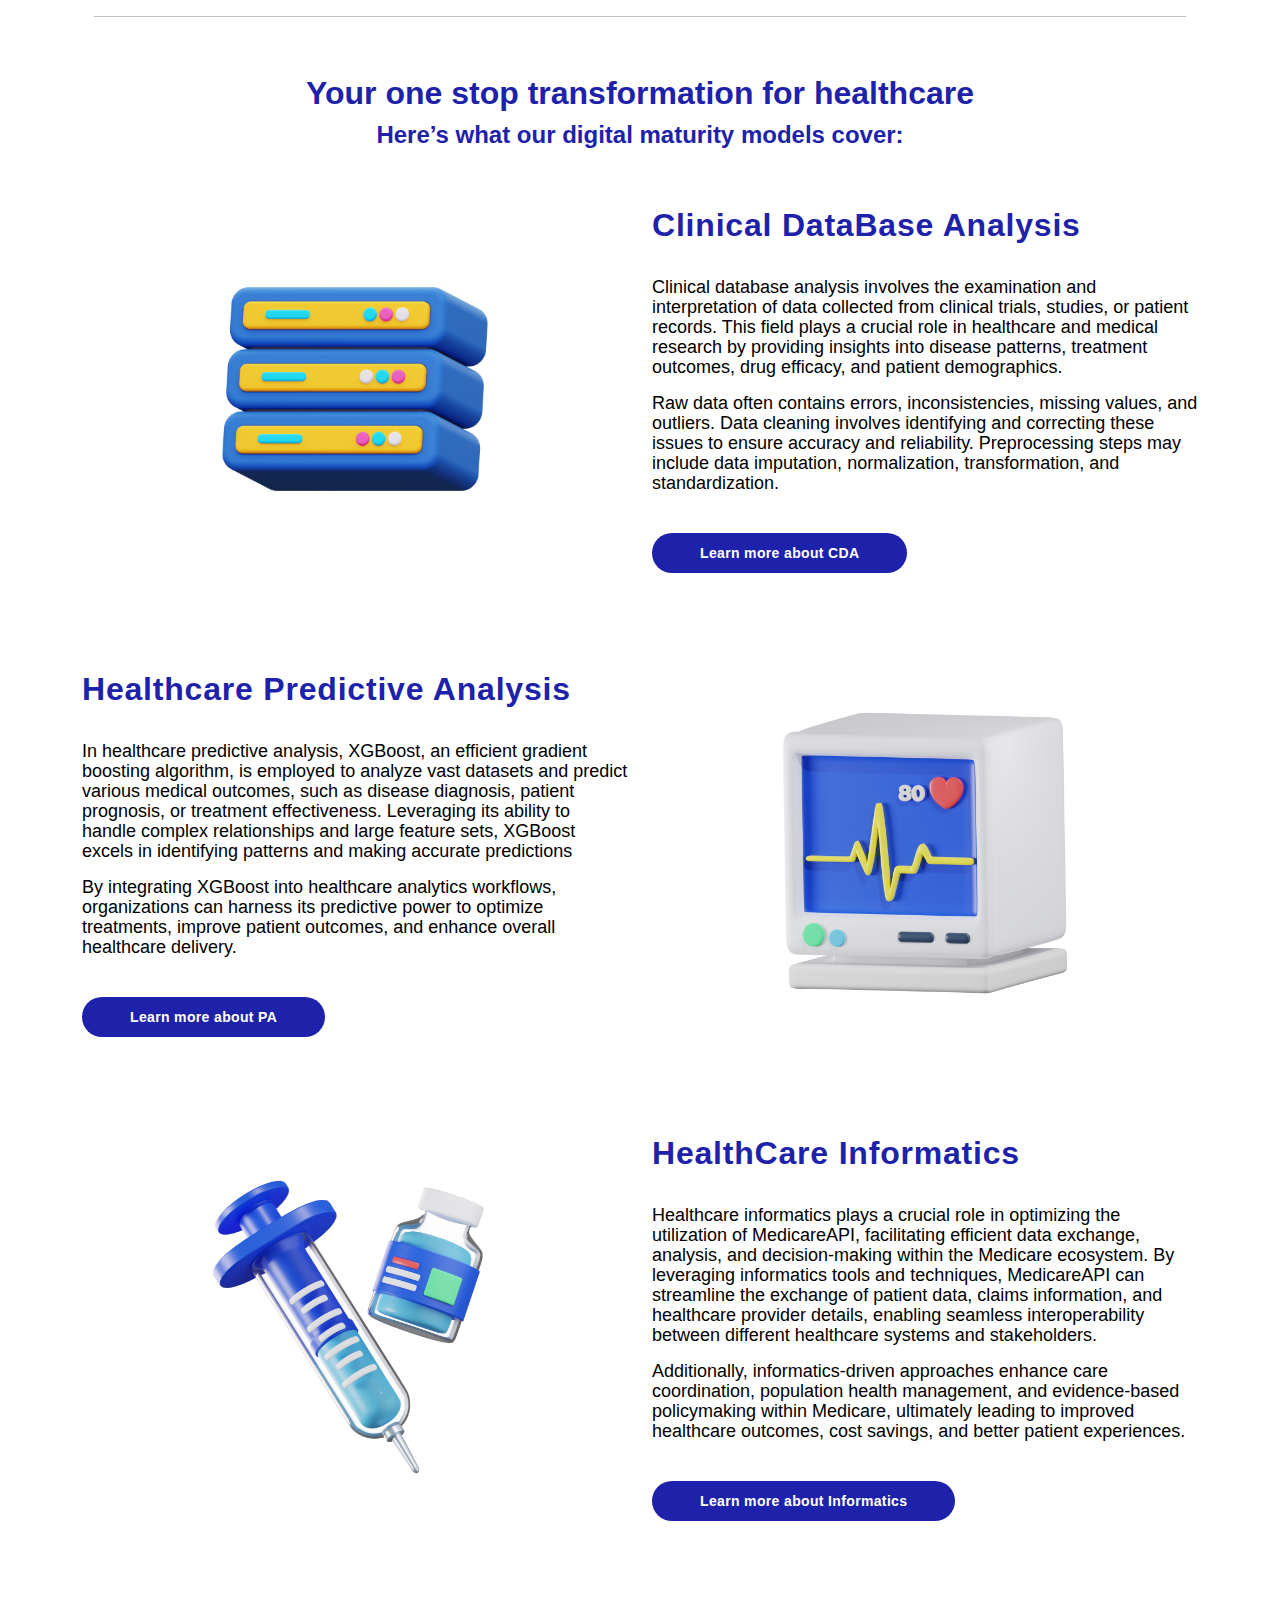
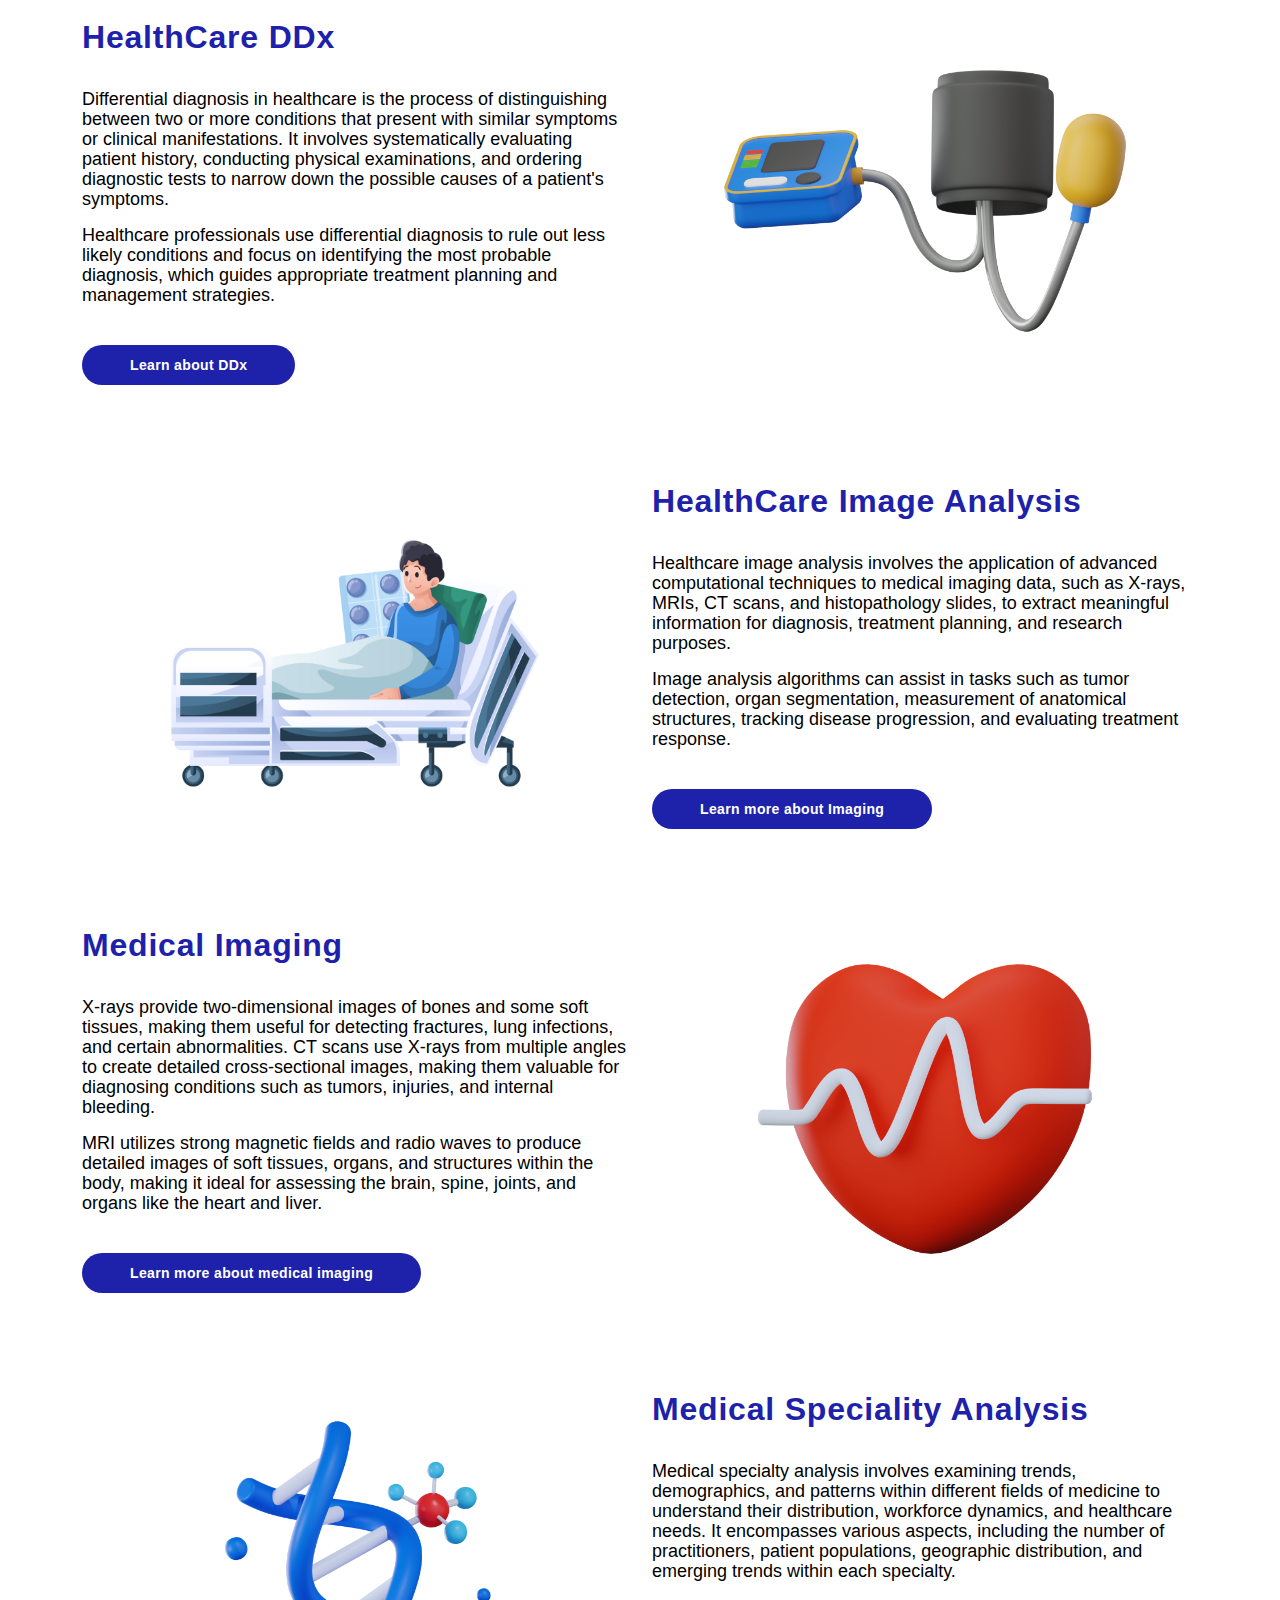
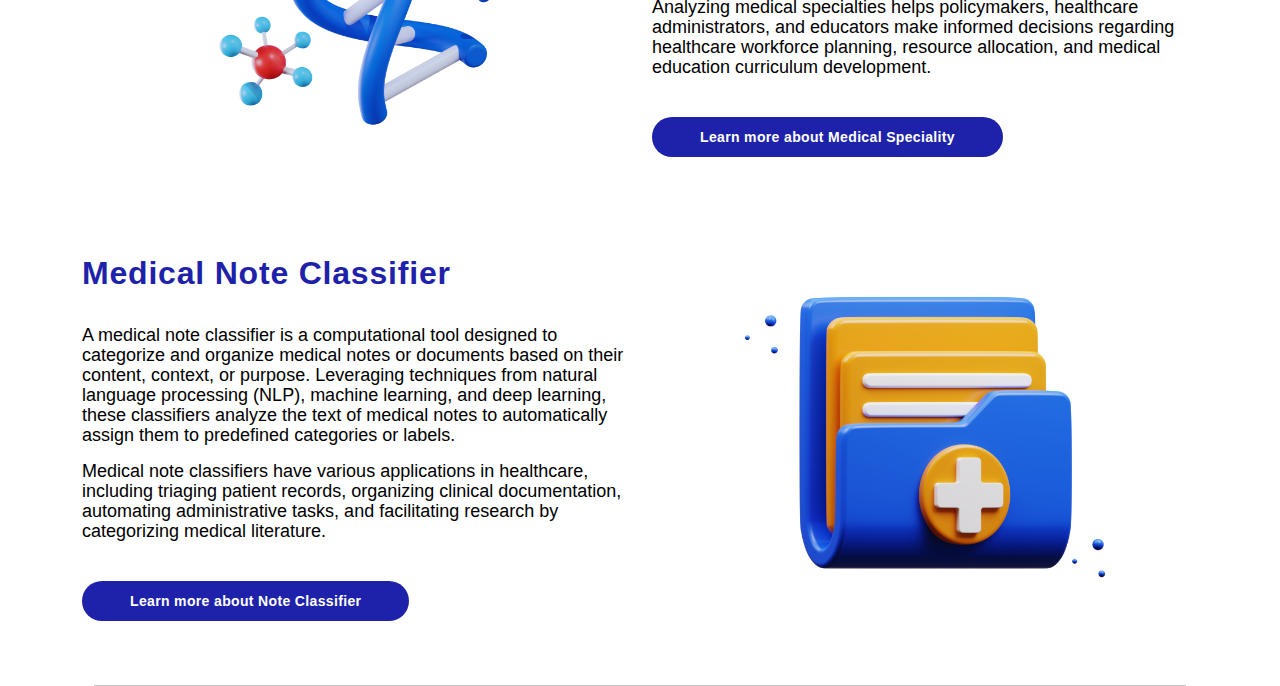
<file: services.html>
<!DOCTYPE html>
<html lang="en">
  <head>
    <meta charset="UTF-8" />
    <meta name="viewport" content="width=device-width, initial-scale=1.0" />
    <title>Document</title>
    <link
      rel="stylesheet"
      media="all"
      href="css/css_j5SOHRyiPgUq5kMT4taA_S4LK5ZKuICTn6kmyLyIEig.css"
    />
    <link
      rel="stylesheet"
      media="all"
      href="css/css_wF7kgOaZAxusRx2wT_Hi4Cfi6UWsqzy1KTw0V5YR9ss.css"
    />
    <link rel="stylesheet" media="all" href="css/font-awesome.min.css" />
    <link rel="stylesheet" media="all" href="js/simplebar.min_1.js" />
    <link
      rel="stylesheet"
      media="all"
      href="css/css_tNZk-hJwT-u9lMyOWqDB2-88wmtKLdis87zdUq_BOlk.css"
    />
  </head>
  <body>
    <!-- DIGITAL INDICATOR -->

    <div class="container field-item--paragraph--horizontal-line field__item">
      <div class="container">
        <hr />
      </div>
    </div>
    <div class="container field-item--paragraph--paragraph-b4 field__item">
      <div class="block-b4">
        <h2 align="center">
          <br />
          Your one stop transformation for healthcare
        </h2>

        <h4 align="center">Here’s what our digital maturity models cover:</h4>
      </div>
    </div>
    <div class="container field-item--paragraph--paragraph-cl1 field__item">
      <div
        class="paragraph paragraph--type--paragraph-cl1 paragraph--view-mode--default"
      >
        <div
          class="field field--name-field-attached-paragraph field--type-entity-reference-revisions field--label-hidden field__items"
        >
          <div class="field__item">
            <div class="paragraph-c1">
              <div class="card-c1">
                <div class="card border-0 py-md-5 py-4 w-100 d-flex">
                  <div class="row">
                    <div class="card-img overflow-hidden">
                      <a
                        href="https://huggingface.co/spaces/prithivMLmods/Clinical-DataBase-Analysis"
                      >
                        <picture>
                          <source
                            srcset="images/cda.png 1x"
                            media="all and (min-width: 75em)"
                            type="image/png"
                          />
                          <source
                            srcset="images/cda.png 1x"
                            media="all and (min-width: 62em) and (max-width: 74.99em)"
                            type="image/png"
                          />
                          <source
                            srcset="images/cda.png 1x"
                            media="all and (min-width: 48em) and (max-width: 61.99em)"
                            type="image/png"
                          />
                          <source
                            srcset="images/cda.png 1x"
                            media="all and (min-width: 34em) and (max-width: 47.99em)"
                            type="image/png"
                          />
                          <!--mobile view-->
                          <source
                            srcset="images/cda.png 1x"
                            media="(orientation:portrait)"
                            type="image/png"
                          />
                          <img
                            src="modules/custom/lazy_loader/assets/img/lazysizes-1x1.png"
                            alt=""
                            title=""
                            class="lazyload"
                            data-src="/sites/hde/files/styles/paragraph_c1_s/public/media/image/2023/11/07/amam.png?itok=tAzOQ6O4"
                          />
                        </picture>
                      </a>
                    </div>
                    <div class="card-main-content mt-4 m-sm-0">
                      <h2 class="card-title blue-dark">
                        <a
                          href="https://huggingface.co/spaces/prithivMLmods/Clinical-DataBase-Analysis"
                        >
                          Clinical DataBase Analysis
                        </a>
                      </h2>
                      <div class="card-body px-0 pt-4 pb-0">
                        <p>
                          Clinical database analysis involves the examination
                          and interpretation of data collected from clinical
                          trials, studies, or patient records. This field plays
                          a crucial role in healthcare and medical research by
                          providing insights into disease patterns, treatment
                          outcomes, drug efficacy, and patient demographics.
                        </p>

                        <p>
                          Raw data often contains errors, inconsistencies,
                          missing values, and outliers. Data cleaning involves
                          identifying and correcting these issues to ensure
                          accuracy and reliability. Preprocessing steps may
                          include data imputation, normalization,
                          transformation, and standardization.
                        </p>
                      </div>
                      <a
                        href="https://huggingface.co/spaces/prithivMLmods/Clinical-DataBase-Analysis"
                        class="button primary dark-blue mt-4"
                      >
                        Learn more about CDA</a
                      >
                    </div>
                  </div>
                </div>
              </div>
            </div>
          </div>

          <div class="field__item">
            <div class="paragraph-c1">
              <div class="card-c1">
                <div class="card border-0 py-md-5 py-4 w-100 d-flex">
                  <div class="row">
                    <div class="card-img overflow-hidden">
                      <a
                        href="https://huggingface.co/spaces/prithivMLmods/Medical-Predictive-Analysis"
                      >
                        <picture>
                          <source
                            srcset="images/services1.png 1x"
                            media="all and (min-width: 75em)"
                            type="image/png"
                          />
                          <source
                            srcset="images/services1.png 1x"
                            media="all and (min-width: 62em) and (max-width: 74.99em)"
                            type="image/png"
                          />
                          <source
                            srcset="images/services1.png 1x"
                            media="all and (min-width: 48em) and (max-width: 61.99em)"
                            type="image/png"
                          />
                          <source
                            srcset="images/services1.png 1x"
                            media="all and (min-width: 34em) and (max-width: 47.99em)"
                            type="image/png"
                          />
                          <!--mobile view-->
                          <source
                            srcset="images/services1.png 1x"
                            media="(orientation:portrait)"
                            type="image/png"
                          />
                          <img
                            src="services1.png"
                            alt=""
                            title=""
                            class="lazyload"
                            data-src="/sites/hde/files/styles/paragraph_c1_s/public/media/image/2023/11/07/emram.png?itok=1T-qKtYV"
                          />
                        </picture>
                      </a>
                    </div>
                    <div class="card-main-content mt-4 m-sm-0">
                      <h2 class="card-title blue-dark">
                        <a
                          href="https://huggingface.co/spaces/prithivMLmods/Medical-Predictive-Analysis"
                        >
                          Healthcare Predictive Analysis
                        </a>
                      </h2>
                      <div class="card-body px-0 pt-4 pb-0">
                        <p>
                          <strong
                            >In healthcare predictive analysis, XGBoost, an
                            efficient gradient boosting algorithm, is employed
                            to analyze vast datasets and predict various medical
                            outcomes, such as disease diagnosis, patient
                            prognosis, or treatment effectiveness. Leveraging
                            its ability to handle complex relationships and
                            large feature sets, XGBoost excels in identifying
                            patterns and making accurate predictions</strong
                          >
                        </p>

                        <p>
                          By integrating XGBoost into healthcare analytics
                          workflows, organizations can harness its predictive
                          power to optimize treatments, improve patient
                          outcomes, and enhance overall healthcare delivery.
                        </p>
                      </div>
                      <a
                        href="https://huggingface.co/spaces/prithivMLmods/Medical-Predictive-Analysis"
                        class="button primary dark-blue mt-4"
                      >
                        Learn more about PA
                      </a>
                    </div>
                  </div>
                </div>
              </div>
            </div>
          </div>
          <div class="field__item">
            <div class="paragraph-c1">
              <div class="card-c1">
                <div class="card border-0 py-md-5 py-4 w-100 d-flex">
                  <div class="row">
                    <div class="card-img overflow-hidden">
                      <a
                        href="https://huggingface.co/spaces/prithivMLmods/HealthCare-Informatics-MediSearch"
                      >
                        <picture>
                          <source
                            srcset="images/services2.png 1x"
                            media="all and (min-width: 75em)"
                            type="image/png"
                          />
                          <source
                            srcset="images/services2.png 1x"
                            media="all and (min-width: 62em) and (max-width: 74.99em)"
                            type="image/png"
                          />
                          <source
                            srcset="images/services2.png 1x"
                            media="all and (min-width: 48em) and (max-width: 61.99em)"
                            type="image/png"
                          />
                          <source
                            srcset="images/services2.png 1x"
                            media="all and (min-width: 34em) and (max-width: 47.99em)"
                            type="image/png"
                          />
                          <!--mobile view-->
                          <source
                            srcset="images/services2.png 1x"
                            media="(orientation:portrait)"
                            type="image/png"
                          />
                          <img
                            src="modules/custom/lazy_loader/assets/img/lazysizes-1x1.png"
                            alt=""
                            title=""
                            class="lazyload"
                            data-src="/sites/hde/files/styles/paragraph_c1_s/public/media/image/2023/11/07/amam.png?itok=tAzOQ6O4"
                          />
                        </picture>
                      </a>
                    </div>
                    <div class="card-main-content mt-4 m-sm-0">
                      <h2 class="card-title blue-dark">
                        <a
                          href="https://huggingface.co/spaces/prithivMLmods/HealthCare-Informatics-MediSearch"
                        >
                          HealthCare Informatics
                        </a>
                      </h2>
                      <div class="card-body px-0 pt-4 pb-0">
                        <p>
                          Healthcare informatics plays a crucial role in
                          optimizing the utilization of MedicareAPI,
                          facilitating efficient data exchange, analysis, and
                          decision-making within the Medicare ecosystem. By
                          leveraging informatics tools and techniques,
                          MedicareAPI can streamline the exchange of patient
                          data, claims information, and healthcare provider
                          details, enabling seamless interoperability between
                          different healthcare systems and stakeholders.
                        </p>

                        <p>
                          Additionally, informatics-driven approaches enhance
                          care coordination, population health management, and
                          evidence-based policymaking within Medicare,
                          ultimately leading to improved healthcare outcomes,
                          cost savings, and better patient experiences.
                        </p>
                      </div>
                      <a
                        href="https://huggingface.co/spaces/prithivMLmods/HealthCare-Informatics-MediSearch"
                        class="button primary dark-blue mt-4"
                      >
                        Learn more about Informatics</a
                      >
                    </div>
                  </div>
                </div>
              </div>
            </div>
          </div>
          <div class="field__item">
            <div class="paragraph-c1">
              <div class="card-c1">
                <div class="card border-0 py-md-5 py-4 w-100 d-flex">
                  <div class="row">
                    <div class="card-img overflow-hidden">
                      <a
                        href="https://huggingface.co/spaces/prithivMLmods/HealthCare-Differential-Diagnosis-DDx"
                      >
                        <picture>
                          <source
                            srcset="images/services3.png 1x"
                            media="all and (min-width: 75em)"
                            type="image/png"
                          />
                          <source
                            srcset="images/services3.png 1x"
                            media="all and (min-width: 62em) and (max-width: 74.99em)"
                            type="image/png"
                          />
                          <source
                            srcset="images/services3.png 1x"
                            media="all and (min-width: 48em) and (max-width: 61.99em)"
                            type="image/png"
                          />
                          <source
                            srcset="images/services3.png 1x"
                            media="all and (min-width: 34em) and (max-width: 47.99em)"
                            type="image/png"
                          />
                          <!--mobile view-->
                          <source
                            srcset="images/services3.png 1x"
                            media="(orientation:portrait)"
                            type="image/png"
                          />
                          <img
                            src="modules/custom/lazy_loader/assets/img/lazysizes-1x1.png"
                            alt=""
                            title=""
                            class="lazyload"
                            data-src="/sites/hde/files/styles/paragraph_c1_s/public/media/image/2023/12/13/infram.png?itok=j_nW76er"
                          />
                        </picture>
                      </a>
                    </div>
                    <div class="card-main-content mt-4 m-sm-0">
                      <h2 class="card-title blue-dark">
                        <a
                          href="https://huggingface.co/spaces/prithivMLmods/HealthCare-Differential-Diagnosis-DDx"
                        >
                          HealthCare DDx
                        </a>
                      </h2>
                      <div class="card-body px-0 pt-4 pb-0">
                        <p>
                          <strong
                            >Differential diagnosis in healthcare is the process
                            of distinguishing between two or more conditions
                            that present with similar symptoms or clinical
                            manifestations. It involves systematically
                            evaluating patient history, conducting physical
                            examinations, and ordering diagnostic tests to
                            narrow down the possible causes of a patient's
                            symptoms.</strong
                          >
                        </p>

                        <p>
                          Healthcare professionals use differential diagnosis to
                          rule out less likely conditions and focus on
                          identifying the most probable diagnosis, which guides
                          appropriate treatment planning and management
                          strategies.
                        </p>
                      </div>
                      <a
                        href="https://huggingface.co/spaces/prithivMLmods/HealthCare-Differential-Diagnosis-DDx"
                        class="button primary dark-blue mt-4"
                      >
                        Learn about DDx</a
                      >
                    </div>
                  </div>
                </div>
              </div>
            </div>
          </div>
          <div class="field__item">
            <div class="paragraph-c1">
              <div class="card-c1">
                <div class="card border-0 py-md-5 py-4 w-100 d-flex">
                  <div class="row">
                    <div class="card-img overflow-hidden">
                      <a
                        href="https://huggingface.co/spaces/prithivMLmods/HealthCare-Image-Analysis-BrainTumour"
                      >
                        <picture>
                          <source
                            srcset="images/services4.png 1x"
                            media="all and (min-width: 75em)"
                            type="image/png"
                          />
                          <source
                            srcset="images/services4.png 1x"
                            media="all and (min-width: 62em) and (max-width: 74.99em)"
                            type="image/png"
                          />
                          <source
                            srcset="images/services4.png 1x"
                            media="all and (min-width: 48em) and (max-width: 61.99em)"
                            type="image/png"
                          />
                          <source
                            srcset="images/services4.png 1x"
                            media="all and (min-width: 34em) and (max-width: 47.99em)"
                            type="image/png"
                          />
                          <!--mobile view-->
                          <source
                            srcset="images/services4.png 1x"
                            media="(orientation:portrait)"
                            type="image/png"
                          />
                          <img
                            src="modules/custom/lazy_loader/assets/img/lazysizes-1x1.png"
                            alt=""
                            title=""
                            class="lazyload"
                            data-src="/sites/hde/files/styles/paragraph_c1_s/public/media/image/2023/11/07/c-comm.png?itok=9RxK-xsY"
                          />
                        </picture>
                      </a>
                    </div>
                    <div class="card-main-content mt-4 m-sm-0">
                      <h2 class="card-title blue-dark">
                        <a
                          href="https://huggingface.co/spaces/prithivMLmods/HealthCare-Image-Analysis-BrainTumour"
                        >
                          HealthCare Image Analysis
                        </a>
                      </h2>
                      <div class="card-body px-0 pt-4 pb-0">
                        <p>
                          <strong
                            >Healthcare image analysis involves the application
                            of advanced computational techniques to medical
                            imaging data, such as X-rays, MRIs, CT scans, and
                            histopathology slides, to extract meaningful
                            information for diagnosis, treatment planning, and
                            research purposes.</strong
                          >
                        </p>

                        <p>
                          Image analysis algorithms can assist in tasks such as
                          tumor detection, organ segmentation, measurement of
                          anatomical structures, tracking disease progression,
                          and evaluating treatment response.
                        </p>
                      </div>
                      <a
                        href="https://huggingface.co/spaces/prithivMLmods/HealthCare-Image-Analysis-BrainTumour"
                        class="button primary dark-blue mt-4"
                      >
                        Learn more about Imaging</a
                      >
                    </div>
                  </div>
                </div>
              </div>
            </div>
          </div>
          <div class="field__item">
            <div class="paragraph-c1">
              <div class="card-c1">
                <div class="card border-0 py-md-5 py-4 w-100 d-flex">
                  <div class="row">
                    <div class="card-img overflow-hidden">
                      <a
                        href="https://huggingface.co/spaces/prithivMLmods/Medical_Image_Segmentation"
                      >
                        <picture>
                          <source
                            srcset="images/services5.png 1x"
                            media="all and (min-width: 75em)"
                            type="image/png"
                          />
                          <source
                            srcset="images/services5.png 1x"
                            media="all and (min-width: 62em) and (max-width: 74.99em)"
                            type="image/png"
                          />
                          <source
                            srcset="images/services5.png 1x"
                            media="all and (min-width: 48em) and (max-width: 61.99em)"
                            type="image/png"
                          />
                          <source
                            srcset="images/services5.png 1x"
                            media="all and (min-width: 34em) and (max-width: 47.99em)"
                            type="image/png"
                          />
                          <!--mobile view-->
                          <source
                            srcset="images/services5.png 1x"
                            media="(orientation:portrait)"
                            type="image/png"
                          />
                          <img
                            src="modules/custom/lazy_loader/assets/img/lazysizes-1x1.png"
                            alt=""
                            title=""
                            class="lazyload"
                            data-src="/sites/hde/files/styles/paragraph_c1_s/public/media/image/2023/11/13/diam-x.png?itok=2hnQAZZI"
                          />
                        </picture>
                      </a>
                    </div>
                    <div class="card-main-content mt-4 m-sm-0">
                      <h2 class="card-title blue-dark">
                        <a
                          href="https://huggingface.co/spaces/prithivMLmods/Medical_Image_Segmentation"
                        >
                          Medical Imaging
                        </a>
                      </h2>
                      <div class="card-body px-0 pt-4 pb-0">
                        <p dir="ltr">
                          <strong
                            >X-rays provide two-dimensional images of bones and
                            some soft tissues, making them useful for detecting
                            fractures, lung infections, and certain
                            abnormalities. CT scans use X-rays from multiple
                            angles to create detailed cross-sectional images,
                            making them valuable for diagnosing conditions such
                            as tumors, injuries, and internal bleeding.</strong
                          >
                        </p>

                        <p dir="ltr">
                          MRI utilizes strong magnetic fields and radio waves to
                          produce detailed images of soft tissues, organs, and
                          structures within the body, making it ideal for
                          assessing the brain, spine, joints, and organs like
                          the heart and liver.
                        </p>
                      </div>
                      <a
                        href="https://huggingface.co/spaces/prithivMLmods/Medical_Image_Segmentation"
                        class="button primary dark-blue mt-4"
                      >
                        Learn more about medical imaging</a
                      >
                    </div>
                  </div>
                </div>
              </div>
            </div>
          </div>
          <div class="field__item">
            <div class="paragraph-c1">
              <div class="card-c1">
                <div class="card border-0 py-md-5 py-4 w-100 d-flex">
                  <div class="row">
                    <div class="card-img overflow-hidden">
                      <a
                        href="https://huggingface.co/spaces/prithivMLmods/Medical-Speciality-Analysis"
                      >
                        <picture>
                          <source
                            srcset="images/services6.png 1x"
                            media="all and (min-width: 75em)"
                            type="image/png"
                          />
                          <source
                            srcset="images/services6.png 1x"
                            media="all and (min-width: 62em) and (max-width: 74.99em)"
                            type="image/png"
                          />
                          <source
                            srcset="images/services6.png 1x"
                            media="all and (min-width: 48em) and (max-width: 61.99em)"
                            type="image/png"
                          />
                          <source
                            srcset="images/services6.png 1x"
                            media="all and (min-width: 34em) and (max-width: 47.99em)"
                            type="image/png"
                          />
                          <!--mobile view-->
                          <source
                            srcset="images/services6.png 1x"
                            media="(orientation:portrait)"
                            type="image/png"
                          />
                          <img
                            src="modules/custom/lazy_loader/assets/img/lazysizes-1x1.png"
                            alt=""
                            title=""
                            class="lazyload"
                            data-src="/sites/hde/files/styles/paragraph_c1_s/public/media/image/2023/11/13/ccmm-x.png?itok=WMlBjdwF"
                          />
                        </picture>
                      </a>
                    </div>
                    <div class="card-main-content mt-4 m-sm-0">
                      <h2 class="card-title blue-dark">
                        <a
                          href="https://huggingface.co/spaces/prithivMLmods/Medical-Speciality-Analysis"
                        >
                          Medical Speciality Analysis
                        </a>
                      </h2>
                      <div class="card-body px-0 pt-4 pb-0">
                        <p>
                          <strong
                            >Medical specialty analysis involves examining
                            trends, demographics, and patterns within different
                            fields of medicine to understand their distribution,
                            workforce dynamics, and healthcare needs. It
                            encompasses various aspects, including the number of
                            practitioners, patient populations, geographic
                            distribution, and emerging trends within each
                            specialty.</strong
                          >
                        </p>

                        <p>
                          Analyzing medical specialties helps policymakers,
                          healthcare administrators, and educators make informed
                          decisions regarding healthcare workforce planning,
                          resource allocation, and medical education curriculum
                          development.
                        </p>
                      </div>
                      <a
                        href="https://huggingface.co/spaces/prithivMLmods/Medical-Speciality-Analysis"
                        class="button primary dark-blue mt-4"
                      >
                        Learn more about Medical Speciality
                      </a>
                    </div>
                  </div>
                </div>
              </div>
            </div>
          </div>
          <div class="field__item">
            <div class="paragraph-c1">
              <div class="card-c1">
                <div class="card border-0 py-md-5 py-4 w-100 d-flex">
                  <div class="row">
                    <div class="card-img overflow-hidden">
                      <a
                        href="https://huggingface.co/spaces/prithivMLmods/Medical-Note-Identification-Classifier"
                      >
                        <picture>
                          <source
                            srcset="images/services7.png 1x"
                            media="all and (min-width: 75em)"
                            type="image/png"
                          />
                          <source
                            srcset="images/services7.png 1x"
                            media="all and (min-width: 62em) and (max-width: 74.99em)"
                            type="image/png"
                          />
                          <source
                            srcset="images/services7.png 1x"
                            media="all and (min-width: 48em) and (max-width: 61.99em)"
                            type="image/png"
                          />
                          <source
                            srcset="images/services7.png 1x"
                            media="all and (min-width: 34em) and (max-width: 47.99em)"
                            type="image/png"
                          />
                          <!--mobile view-->
                          <source
                          srcset="images/services7.png 1x"
                          media="(orientation:portrait)"
                          type="image/png"
                        />
                          <img
                            src="modules/custom/lazy_loader/assets/img/lazysizes-1x1.png"
                            alt=""
                            title=""
                            class="lazyload"
                            data-src="/sites/hde/files/styles/paragraph_c1_s/public/media/image/2023/11/13/ccmm-x.png?itok=WMlBjdwF"
                          />
                        </picture>
                      </a>
                    </div>
                    <div class="card-main-content mt-4 m-sm-0">
                      <h2 class="card-title blue-dark">
                        <a
                          href="https://huggingface.co/spaces/prithivMLmods/Medical-Note-Identification-Classifier"
                        >
                          Medical Note Classifier
                        </a>
                      </h2>
                      <div class="card-body px-0 pt-4 pb-0">
                        <p>
                          <strong
                            >A medical note classifier is a computational tool
                            designed to categorize and organize medical notes or
                            documents based on their content, context, or
                            purpose. Leveraging techniques from natural language
                            processing (NLP), machine learning, and deep
                            learning, these classifiers analyze the text of
                            medical notes to automatically assign them to
                            predefined categories or labels.</strong
                          >
                        </p>

                        <p>
                          Medical note classifiers have various applications in
                          healthcare, including triaging patient records,
                          organizing clinical documentation, automating
                          administrative tasks, and facilitating research by
                          categorizing medical literature.
                        </p>
                      </div>
                      <a
                        href="https://huggingface.co/spaces/prithivMLmods/Medical-Note-Identification-Classifier"
                        class="button primary dark-blue mt-4"
                      >
                        Learn more about Note Classifier</a
                      >
                    </div>
                  </div>
                </div>
              </div>
            </div>
          </div>
        </div>
      </div>
    </div>
    <div class="container field-item--paragraph--horizontal-line field__item">
      <div class="container">
        <hr />
      </div>
    </div>
  </body>
</html>
</file>
<file: css/css_j5SOHRyiPgUq5kMT4taA_S4LK5ZKuICTn6kmyLyIEig.css>
.block-enterprise-ads {
  width: 100%;
}
.enterprise-ads iframe {
  display: block;
  margin: 0 auto;
}
.ajax-progress {
  display: inline-block;
  padding: 1px 5px 2px 5px;
}
[dir="rtl"] .ajax-progress {
  float: right;
}
.ajax-progress-throbber .throbber {
  display: inline;
  padding: 1px 5px 2px;
  background: transparent url(../images/throbber-active.gif) no-repeat 0 center;
}
.ajax-progress-throbber .message {
  display: inline;
  padding: 1px 5px 2px;
}
tr .ajax-progress-throbber .throbber {
  margin: 0 2px;
}
.ajax-progress-bar {
  width: 16em;
}
.ajax-progress-fullscreen {
  position: fixed;
  z-index: 1000;
  top: 48.5%;
  left: 49%;
  width: 24px;
  height: 24px;
  padding: 4px;
  opacity: 0.9;
  border-radius: 7px;
  background-color: #232323;
  background-image: url(../images/loading-small.gif);
  background-repeat: no-repeat;
  background-position: center center;
}
[dir="rtl"] .ajax-progress-fullscreen {
  right: 49%;
  left: auto;
}
.text-align-left {
  text-align: left;
}
.text-align-right {
  text-align: right;
}
.text-align-center {
  text-align: center;
}
.text-align-justify {
  text-align: justify;
}
.align-left {
  float: left;
}
.align-right {
  float: right;
}
.align-center {
  display: block;
  margin-right: auto;
  margin-left: auto;
}
.js input.form-autocomplete {
  background-image: url(../images/throbber-inactive.png);
  background-repeat: no-repeat;
  background-position: 100% center;
}
.js[dir="rtl"] input.form-autocomplete {
  background-position: 0 center;
}
.js input.form-autocomplete.ui-autocomplete-loading {
  background-image: url(../images/throbber-active.gif);
  background-position: 100% center;
}
.js[dir="rtl"] input.form-autocomplete.ui-autocomplete-loading {
  background-position: 0 center;
}
.fieldgroup {
  padding: 0;
  border-width: 0;
}
.container-inline div,
.container-inline label {
  display: inline-block;
}
.container-inline .details-wrapper {
  display: block;
}
.clearfix:after {
  display: table;
  clear: both;
  content: "";
}
.js details:not([open]) .details-wrapper {
  display: none;
}
.hidden {
  display: none;
}
.visually-hidden {
  position: absolute !important;
  overflow: hidden;
  clip: rect(1px, 1px, 1px, 1px);
  width: 1px;
  height: 1px;
  word-wrap: normal;
}
.visually-hidden.focusable:active,
.visually-hidden.focusable:focus {
  position: static !important;
  overflow: visible;
  clip: auto;
  width: auto;
  height: auto;
}
.invisible {
  visibility: hidden;
}
.item-list__comma-list,
.item-list__comma-list li {
  display: inline;
}
.item-list__comma-list {
  margin: 0;
  padding: 0;
}
.item-list__comma-list li:after {
  content: ", ";
}
.item-list__comma-list li:last-child:after {
  content: "";
}
.js .js-hide {
  display: none;
}
.js-show {
  display: none;
}
.js .js-show {
  display: block;
}
.nowrap {
  white-space: nowrap;
}
.position-container {
  position: relative;
}
.progress {
  position: relative;
}
.progress__track {
  min-width: 100px;
  max-width: 100%;
  height: 16px;
  margin-top: 5px;
  border: 1px solid;
  background-color: #fff;
}
.progress__bar {
  width: 3%;
  min-width: 3%;
  max-width: 100%;
  height: 16px;
  background-color: #000;
}
.progress__description,
.progress__percentage {
  overflow: hidden;
  margin-top: 0.2em;
  color: #555;
  font-size: 0.875em;
}
.progress__description {
  float: left;
}
[dir="rtl"] .progress__description {
  float: right;
}
.progress__percentage {
  float: right;
}
[dir="rtl"] .progress__percentage {
  float: left;
}
.progress--small .progress__track {
  height: 7px;
}
.progress--small .progress__bar {
  height: 7px;
  background-size: 20px 20px;
}
.reset-appearance {
  margin: 0;
  padding: 0;
  border: 0 none;
  background: transparent;
  line-height: inherit;
  -webkit-appearance: none;
  -moz-appearance: none;
  appearance: none;
}
.resize-none {
  resize: none;
}
.resize-vertical {
  min-height: 2em;
  resize: vertical;
}
.resize-horizontal {
  max-width: 100%;
  resize: horizontal;
}
.resize-both {
  max-width: 100%;
  min-height: 2em;
  resize: both;
}
table.sticky-header {
  z-index: 500;
  top: 0;
  margin-top: 0;
  background-color: #fff;
}
.system-status-counter__status-icon {
  display: inline-block;
  width: 25px;
  height: 25px;
  vertical-align: middle;
}
.system-status-counter__status-icon:before {
  display: block;
  width: 100%;
  height: 100%;
  content: "";
  background-repeat: no-repeat;
  background-position: center 2px;
  background-size: 16px;
}
.system-status-counter__status-icon--error:before {
  background-image: url(../images/error.svg);
}
.system-status-counter__status-icon--warning:before {
  background-image: url(../images/warning.svg);
}
.system-status-counter__status-icon--checked:before {
  background-image: url(../images/check.svg);
}
.system-status-report-counters__item {
  width: 100%;
  margin-bottom: 0.5em;
  padding: 0.5em 0;
  text-align: center;
  white-space: nowrap;
  background-color: rgba(0, 0, 0, 0.063);
}
@media screen and (min-width: 60em) {
  .system-status-report-counters {
    display: flex;
    flex-wrap: wrap;
    justify-content: space-between;
  }
  .system-status-report-counters__item--half-width {
    width: 49%;
  }
  .system-status-report-counters__item--third-width {
    width: 33%;
  }
}
.system-status-general-info__item {
  margin-top: 1em;
  padding: 0 1em 1em;
  border: 1px solid #ccc;
}
.system-status-general-info__item-title {
  border-bottom: 1px solid #ccc;
}
body.drag {
  cursor: move;
}
tr.region-title {
  font-weight: bold;
}
tr.region-message {
  color: #999;
}
tr.region-populated {
  display: none;
}
tr.add-new .tabledrag-changed {
  display: none;
}
.draggable a.tabledrag-handle {
  float: left;
  overflow: hidden;
  height: 1.7em;
  margin-left: -1em;
  cursor: move;
  text-decoration: none;
}
[dir="rtl"] .draggable a.tabledrag-handle {
  float: right;
  margin-right: -1em;
  margin-left: 0;
}
a.tabledrag-handle:hover {
  text-decoration: none;
}
a.tabledrag-handle .handle {
  width: 14px;
  height: 14px;
  margin: -0.4em 0.5em 0;
  padding: 0.42em 0.5em;
  background: url(../images/move.svg) no-repeat 6px 7px;
}
a.tabledrag-handle:hover .handle,
a.tabledrag-handle:focus .handle {
  background-image: url(../images/move_1.svg);
}
.touchevents .draggable td {
  padding: 0 10px;
}
.touchevents .draggable .menu-item__link {
  display: inline-block;
  padding: 10px 0;
}
.touchevents a.tabledrag-handle {
  width: 40px;
  height: 44px;
}
.touchevents a.tabledrag-handle .handle {
  height: 21px;
  background-position: 40% 19px;
}
[dir="rtl"] .touch a.tabledrag-handle .handle {
  background-position: right 40% top 19px;
}
.touchevents .draggable.drag a.tabledrag-handle .handle {
  background-position: 50% -32px;
}
.tabledrag-toggle-weight-wrapper {
  text-align: right;
}
[dir="rtl"] .tabledrag-toggle-weight-wrapper {
  text-align: left;
}
.indentation {
  float: left;
  width: 20px;
  height: 1.7em;
  margin: -0.4em 0.2em -0.4em -0.4em;
  padding: 0.42em 0 0.42em 0.6em;
}
[dir="rtl"] .indentation {
  float: right;
  margin: -0.4em -0.4em -0.4em 0.2em;
  padding: 0.42em 0.6em 0.42em 0;
}
.tablesort {
  display: inline-block;
  width: 16px;
  height: 16px;
  background-size: 100%;
}
.tablesort--asc {
  background-image: url(../images/twistie-down.svg);
}
.tablesort--desc {
  background-image: url(../images/twistie-up.svg);
}
div.tree-child {
  background: url(../images/tree.png) no-repeat 11px center;
}
div.tree-child-last {
  background: url(../images/tree-bottom.png) no-repeat 11px center;
}
[dir="rtl"] div.tree-child,
[dir="rtl"] div.tree-child-last {
  background-position: -65px center;
}
div.tree-child-horizontal {
  background: url(../images/tree.png) no-repeat -11px center;
}
.poll {
  overflow: hidden;
}
.poll .bar {
  height: 1em;
  margin: 1px 0;
  background-color: #ddd;
}
.poll .bar .foreground {
  background-color: #000;
  height: 1em;
  float: left;
}
.poll dl,
.poll dd {
  margin: 0;
}
.poll .links {
  text-align: center;
}
.poll .percent {
  text-align: right;
}
.poll .total {
  text-align: center;
}
.poll .vote-form {
  text-align: center;
}
.poll .vote-form {
  text-align: left;
}
.poll .vote-form .poll-title {
  font-weight: bold;
}
.poll-chtext {
  width: 80%;
}
.poll-chvotes .form-text {
  width: 85%;
}
.ui-helper-hidden {
  display: none;
}
.ui-helper-hidden-accessible {
  border: 0;
  clip: rect(0 0 0 0);
  height: 1px;
  margin: -1px;
  overflow: hidden;
  padding: 0;
  position: absolute;
  width: 1px;
}
.ui-helper-reset {
  margin: 0;
  padding: 0;
  border: 0;
  outline: 0;
  line-height: 1.3;
  text-decoration: none;
  font-size: 100%;
  list-style: none;
}
.ui-helper-clearfix:before,
.ui-helper-clearfix:after {
  content: "";
  display: table;
  border-collapse: collapse;
}
.ui-helper-clearfix:after {
  clear: both;
}
.ui-helper-zfix {
  width: 100%;
  height: 100%;
  top: 0;
  left: 0;
  position: absolute;
  opacity: 0;
  filter: Alpha(Opacity=0);
}
.ui-front {
  z-index: 100;
}
.ui-state-disabled {
  cursor: default !important;
  pointer-events: none;
}
.ui-icon {
  display: inline-block;
  vertical-align: middle;
  margin-top: -0.25em;
  position: relative;
  text-indent: -99999px;
  overflow: hidden;
  background-repeat: no-repeat;
}
.ui-widget-icon-block {
  left: 50%;
  margin-left: -8px;
  display: block;
}
.ui-widget-overlay {
  position: fixed;
  top: 0;
  left: 0;
  width: 100%;
  height: 100%;
}
.ui-menu {
  list-style: none;
  padding: 0;
  margin: 0;
  display: block;
  outline: 0;
}
.ui-menu .ui-menu {
  position: absolute;
}
.ui-menu .ui-menu-item {
  margin: 0;
  cursor: pointer;
  list-style-image: url("[data-uri]");
}
.ui-menu .ui-menu-item-wrapper {
  position: relative;
  padding: 3px 1em 3px 0.4em;
}
.ui-menu .ui-menu-divider {
  margin: 5px 0;
  height: 0;
  font-size: 0;
  line-height: 0;
  border-width: 1px 0 0 0;
}
.ui-menu .ui-state-focus,
.ui-menu .ui-state-active {
  margin: -1px;
}
.ui-menu-icons {
  position: relative;
}
.ui-menu-icons .ui-menu-item-wrapper {
  padding-left: 2em;
}
.ui-menu .ui-icon {
  position: absolute;
  top: 0;
  bottom: 0;
  left: 0.2em;
  margin: auto 0;
}
.ui-menu .ui-menu-icon {
  left: auto;
  right: 0;
}
.ui-autocomplete {
  position: absolute;
  top: 0;
  left: 0;
  cursor: default;
}
.sliding-popup-bottom,
.sliding-popup-top {
  z-index: 99999;
  text-align: center;
}
.sliding-popup-bottom {
  position: fixed;
}
.sliding-popup-top {
  position: relative;
}
.eu-cookie-compliance-content {
  margin: 0 auto;
  max-width: 80%;
  display: inline-block;
  text-align: left;
  width: 100%;
}
.eu-cookie-compliance-buttons {
  float: right;
  max-width: 40%;
}
[dir="rtl"] .eu-cookie-compliance-buttons {
  float: left;
}
.eu-cookie-compliance-default-button,
.eu-cookie-compliance-secondary-button,
.eu-cookie-compliance-more-button,
.eu-cookie-compliance-hide-button,
.eu-cookie-withdraw-tab {
  cursor: pointer;
}
.eu-cookie-compliance-message {
  float: left;
  max-width: 60%;
}
.eu-cookie-withdraw-wrapper.sliding-popup-top,
.eu-cookie-withdraw-wrapper.sliding-popup-top .eu-cookie-withdraw-banner {
  transform: scaleY(-1);
}
.eu-cookie-withdraw-tab {
  position: absolute;
  top: 0;
  transform: translate(-50%, -100%);
  left: 50%;
}
.eu-cookie-withdraw-wrapper.sliding-popup-top .eu-cookie-withdraw-tab {
  transform: translate(-50%, -100%) scaleY(-1);
}
[dir="rtl"] .eu-cookie-compliance-message {
  float: right;
  text-align: right;
}
@media screen and (max-width: 600px) {
  .eu-cookie-compliance-content {
    max-width: 95%;
  }
  .eu-cookie-compliance-message {
    max-width: 100%;
  }
  .eu-cookie-compliance-buttons {
    clear: both;
    float: none;
    max-width: 100%;
  }
}
.paragraph--unpublished {
  background-color: #fff4f4;
}
.layout--onecol .layout__region {
  width: 100%;
}
.bef-exposed-form .form--inline .form-item {
  float: none;
}
.bef-exposed-form .form--inline > .form-item {
  float: left;
}
.bef-exposed-form .form--inline .bef--secondary {
  clear: left;
}
.ui-widget {
  font-family: Arial, Helvetica, sans-serif;
  font-size: 1em;
}
.ui-widget .ui-widget {
  font-size: 1em;
}
.ui-widget input,
.ui-widget select,
.ui-widget textarea,
.ui-widget button {
  font-family: Arial, Helvetica, sans-serif;
  font-size: 1em;
}
.ui-widget.ui-widget-content {
  border: 1px solid #c5c5c5;
}
.ui-widget-content {
  border: 1px solid #ddd;
  background: #fff;
  color: #333;
}
.ui-widget-content a {
  color: #333;
}
.ui-widget-header {
  border: 1px solid #ddd;
  background: #e9e9e9;
  color: #333;
  font-weight: bold;
}
.ui-widget-header a {
  color: #333;
}
.ui-state-default,
.ui-widget-content .ui-state-default,
.ui-widget-header .ui-state-default,
.ui-button,
html .ui-button.ui-state-disabled:hover,
html .ui-button.ui-state-disabled:active {
  border: 1px solid #c5c5c5;
  background: #f6f6f6;
  font-weight: normal;
  color: #454545;
}
.ui-state-default a,
.ui-state-default a:link,
.ui-state-default a:visited,
a.ui-button,
a:link.ui-button,
a:visited.ui-button,
.ui-button {
  color: #454545;
  text-decoration: none;
}
.ui-state-hover,
.ui-widget-content .ui-state-hover,
.ui-widget-header .ui-state-hover,
.ui-state-focus,
.ui-widget-content .ui-state-focus,
.ui-widget-header .ui-state-focus,
.ui-button:hover,
.ui-button:focus {
  border: 1px solid #ccc;
  background: #ededed;
  font-weight: normal;
  color: #2b2b2b;
}
.ui-state-hover a,
.ui-state-hover a:hover,
.ui-state-hover a:link,
.ui-state-hover a:visited,
.ui-state-focus a,
.ui-state-focus a:hover,
.ui-state-focus a:link,
.ui-state-focus a:visited,
a.ui-button:hover,
a.ui-button:focus {
  color: #2b2b2b;
  text-decoration: none;
}
.ui-visual-focus {
  box-shadow: 0 0 3px 1px #5e9ed6;
}
.ui-state-active,
.ui-widget-content .ui-state-active,
.ui-widget-header .ui-state-active,
a.ui-button:active,
.ui-button:active,
.ui-button.ui-state-active:hover {
  border: 1px solid #003eff;
  background: #007fff;
  font-weight: normal;
  color: #fff;
}
.ui-icon-background,
.ui-state-active .ui-icon-background {
  border: #003eff;
  background-color: #fff;
}
.ui-state-active a,
.ui-state-active a:link,
.ui-state-active a:visited {
  color: #fff;
  text-decoration: none;
}
.ui-state-highlight,
.ui-widget-content .ui-state-highlight,
.ui-widget-header .ui-state-highlight {
  border: 1px solid #dad55e;
  background: #fffa90;
  color: #777620;
}
.ui-state-checked {
  border: 1px solid #dad55e;
  background: #fffa90;
}
.ui-state-highlight a,
.ui-widget-content .ui-state-highlight a,
.ui-widget-header .ui-state-highlight a {
  color: #777620;
}
.ui-state-error,
.ui-widget-content .ui-state-error,
.ui-widget-header .ui-state-error {
  border: 1px solid #f1a899;
  background: #fddfdf;
  color: #5f3f3f;
}
.ui-state-error a,
.ui-widget-content .ui-state-error a,
.ui-widget-header .ui-state-error a {
  color: #5f3f3f;
}
.ui-state-error-text,
.ui-widget-content .ui-state-error-text,
.ui-widget-header .ui-state-error-text {
  color: #5f3f3f;
}
.ui-priority-primary,
.ui-widget-content .ui-priority-primary,
.ui-widget-header .ui-priority-primary {
  font-weight: bold;
}
.ui-priority-secondary,
.ui-widget-content .ui-priority-secondary,
.ui-widget-header .ui-priority-secondary {
  opacity: 0.7;
  filter: Alpha(Opacity=70);
  font-weight: normal;
}
.ui-state-disabled,
.ui-widget-content .ui-state-disabled,
.ui-widget-header .ui-state-disabled {
  opacity: 0.35;
  filter: Alpha(Opacity=35);
  background-image: none;
}
.ui-state-disabled .ui-icon {
  filter: Alpha(Opacity=35);
}
.ui-icon {
  width: 16px;
  height: 16px;
}
.ui-icon,
.ui-widget-content .ui-icon {
  background-image: url("../images/ui-icons_444444_256x240.png");
}
.ui-widget-header .ui-icon {
  background-image: url("../images/ui-icons_444444_256x240.png");
}
.ui-state-hover .ui-icon,
.ui-state-focus .ui-icon,
.ui-button:hover .ui-icon,
.ui-button:focus .ui-icon {
  background-image: url("../images/ui-icons_555555_256x240.png");
}
.ui-state-active .ui-icon,
.ui-button:active .ui-icon {
  background-image: url("../images/ui-icons_ffffff_256x240.png");
}
.ui-state-highlight .ui-icon,
.ui-button .ui-state-highlight.ui-icon {
  background-image: url("../images/ui-icons_777620_256x240.png");
}
.ui-state-error .ui-icon,
.ui-state-error-text .ui-icon {
  background-image: url("../images/ui-icons_cc0000_256x240.png");
}
.ui-button .ui-icon {
  background-image: url("../images/ui-icons_777777_256x240.png");
}
.ui-icon-blank {
  background-position: 16px 16px;
}
.ui-icon-caret-1-n {
  background-position: 0 0;
}
.ui-icon-caret-1-ne {
  background-position: -16px 0;
}
.ui-icon-caret-1-e {
  background-position: -32px 0;
}
.ui-icon-caret-1-se {
  background-position: -48px 0;
}
.ui-icon-caret-1-s {
  background-position: -65px 0;
}
.ui-icon-caret-1-sw {
  background-position: -80px 0;
}
.ui-icon-caret-1-w {
  background-position: -96px 0;
}
.ui-icon-caret-1-nw {
  background-position: -112px 0;
}
.ui-icon-caret-2-n-s {
  background-position: -128px 0;
}
.ui-icon-caret-2-e-w {
  background-position: -144px 0;
}
.ui-icon-triangle-1-n {
  background-position: 0 -16px;
}
.ui-icon-triangle-1-ne {
  background-position: -16px -16px;
}
.ui-icon-triangle-1-e {
  background-position: -32px -16px;
}
.ui-icon-triangle-1-se {
  background-position: -48px -16px;
}
.ui-icon-triangle-1-s {
  background-position: -65px -16px;
}
.ui-icon-triangle-1-sw {
  background-position: -80px -16px;
}
.ui-icon-triangle-1-w {
  background-position: -96px -16px;
}
.ui-icon-triangle-1-nw {
  background-position: -112px -16px;
}
.ui-icon-triangle-2-n-s {
  background-position: -128px -16px;
}
.ui-icon-triangle-2-e-w {
  background-position: -144px -16px;
}
.ui-icon-arrow-1-n {
  background-position: 0 -32px;
}
.ui-icon-arrow-1-ne {
  background-position: -16px -32px;
}
.ui-icon-arrow-1-e {
  background-position: -32px -32px;
}
.ui-icon-arrow-1-se {
  background-position: -48px -32px;
}
.ui-icon-arrow-1-s {
  background-position: -65px -32px;
}
.ui-icon-arrow-1-sw {
  background-position: -80px -32px;
}
.ui-icon-arrow-1-w {
  background-position: -96px -32px;
}
.ui-icon-arrow-1-nw {
  background-position: -112px -32px;
}
.ui-icon-arrow-2-n-s {
  background-position: -128px -32px;
}
.ui-icon-arrow-2-ne-sw {
  background-position: -144px -32px;
}
.ui-icon-arrow-2-e-w {
  background-position: -160px -32px;
}
.ui-icon-arrow-2-se-nw {
  background-position: -176px -32px;
}
.ui-icon-arrowstop-1-n {
  background-position: -192px -32px;
}
.ui-icon-arrowstop-1-e {
  background-position: -208px -32px;
}
.ui-icon-arrowstop-1-s {
  background-position: -224px -32px;
}
.ui-icon-arrowstop-1-w {
  background-position: -240px -32px;
}
.ui-icon-arrowthick-1-n {
  background-position: 1px -48px;
}
.ui-icon-arrowthick-1-ne {
  background-position: -16px -48px;
}
.ui-icon-arrowthick-1-e {
  background-position: -32px -48px;
}
.ui-icon-arrowthick-1-se {
  background-position: -48px -48px;
}
.ui-icon-arrowthick-1-s {
  background-position: -64px -48px;
}
.ui-icon-arrowthick-1-sw {
  background-position: -80px -48px;
}
.ui-icon-arrowthick-1-w {
  background-position: -96px -48px;
}
.ui-icon-arrowthick-1-nw {
  background-position: -112px -48px;
}
.ui-icon-arrowthick-2-n-s {
  background-position: -128px -48px;
}
.ui-icon-arrowthick-2-ne-sw {
  background-position: -144px -48px;
}
.ui-icon-arrowthick-2-e-w {
  background-position: -160px -48px;
}
.ui-icon-arrowthick-2-se-nw {
  background-position: -176px -48px;
}
.ui-icon-arrowthickstop-1-n {
  background-position: -192px -48px;
}
.ui-icon-arrowthickstop-1-e {
  background-position: -208px -48px;
}
.ui-icon-arrowthickstop-1-s {
  background-position: -224px -48px;
}
.ui-icon-arrowthickstop-1-w {
  background-position: -240px -48px;
}
.ui-icon-arrowreturnthick-1-w {
  background-position: 0 -64px;
}
.ui-icon-arrowreturnthick-1-n {
  background-position: -16px -64px;
}
.ui-icon-arrowreturnthick-1-e {
  background-position: -32px -64px;
}
.ui-icon-arrowreturnthick-1-s {
  background-position: -48px -64px;
}
.ui-icon-arrowreturn-1-w {
  background-position: -64px -64px;
}
.ui-icon-arrowreturn-1-n {
  background-position: -80px -64px;
}
.ui-icon-arrowreturn-1-e {
  background-position: -96px -64px;
}
.ui-icon-arrowreturn-1-s {
  background-position: -112px -64px;
}
.ui-icon-arrowrefresh-1-w {
  background-position: -128px -64px;
}
.ui-icon-arrowrefresh-1-n {
  background-position: -144px -64px;
}
.ui-icon-arrowrefresh-1-e {
  background-position: -160px -64px;
}
.ui-icon-arrowrefresh-1-s {
  background-position: -176px -64px;
}
.ui-icon-arrow-4 {
  background-position: 0 -80px;
}
.ui-icon-arrow-4-diag {
  background-position: -16px -80px;
}
.ui-icon-extlink {
  background-position: -32px -80px;
}
.ui-icon-newwin {
  background-position: -48px -80px;
}
.ui-icon-refresh {
  background-position: -64px -80px;
}
.ui-icon-shuffle {
  background-position: -80px -80px;
}
.ui-icon-transfer-e-w {
  background-position: -96px -80px;
}
.ui-icon-transferthick-e-w {
  background-position: -112px -80px;
}
.ui-icon-folder-collapsed {
  background-position: 0 -96px;
}
.ui-icon-folder-open {
  background-position: -16px -96px;
}
.ui-icon-document {
  background-position: -32px -96px;
}
.ui-icon-document-b {
  background-position: -48px -96px;
}
.ui-icon-note {
  background-position: -64px -96px;
}
.ui-icon-mail-closed {
  background-position: -80px -96px;
}
.ui-icon-mail-open {
  background-position: -96px -96px;
}
.ui-icon-suitcase {
  background-position: -112px -96px;
}
.ui-icon-comment {
  background-position: -128px -96px;
}
.ui-icon-person {
  background-position: -144px -96px;
}
.ui-icon-print {
  background-position: -160px -96px;
}
.ui-icon-trash {
  background-position: -176px -96px;
}
.ui-icon-locked {
  background-position: -192px -96px;
}
.ui-icon-unlocked {
  background-position: -208px -96px;
}
.ui-icon-bookmark {
  background-position: -224px -96px;
}
.ui-icon-tag {
  background-position: -240px -96px;
}
.ui-icon-home {
  background-position: 0 -112px;
}
.ui-icon-flag {
  background-position: -16px -112px;
}
.ui-icon-calendar {
  background-position: -32px -112px;
}
.ui-icon-cart {
  background-position: -48px -112px;
}
.ui-icon-pencil {
  background-position: -64px -112px;
}
.ui-icon-clock {
  background-position: -80px -112px;
}
.ui-icon-disk {
  background-position: -96px -112px;
}
.ui-icon-calculator {
  background-position: -112px -112px;
}
.ui-icon-zoomin {
  background-position: -128px -112px;
}
.ui-icon-zoomout {
  background-position: -144px -112px;
}
.ui-icon-search {
  background-position: -160px -112px;
}
.ui-icon-wrench {
  background-position: -176px -112px;
}
.ui-icon-gear {
  background-position: -192px -112px;
}
.ui-icon-heart {
  background-position: -208px -112px;
}
.ui-icon-star {
  background-position: -224px -112px;
}
.ui-icon-link {
  background-position: -240px -112px;
}
.ui-icon-cancel {
  background-position: 0 -128px;
}
.ui-icon-plus {
  background-position: -16px -128px;
}
.ui-icon-plusthick {
  background-position: -32px -128px;
}
.ui-icon-minus {
  background-position: -48px -128px;
}
.ui-icon-minusthick {
  background-position: -64px -128px;
}
.ui-icon-close {
  background-position: -80px -128px;
}
.ui-icon-closethick {
  background-position: -96px -128px;
}
.ui-icon-key {
  background-position: -112px -128px;
}
.ui-icon-lightbulb {
  background-position: -128px -128px;
}
.ui-icon-scissors {
  background-position: -144px -128px;
}
.ui-icon-clipboard {
  background-position: -160px -128px;
}
.ui-icon-copy {
  background-position: -176px -128px;
}
.ui-icon-contact {
  background-position: -192px -128px;
}
.ui-icon-image {
  background-position: -208px -128px;
}
.ui-icon-video {
  background-position: -224px -128px;
}
.ui-icon-script {
  background-position: -240px -128px;
}
.ui-icon-alert {
  background-position: 0 -144px;
}
.ui-icon-info {
  background-position: -16px -144px;
}
.ui-icon-notice {
  background-position: -32px -144px;
}
.ui-icon-help {
  background-position: -48px -144px;
}
.ui-icon-check {
  background-position: -64px -144px;
}
.ui-icon-bullet {
  background-position: -80px -144px;
}
.ui-icon-radio-on {
  background-position: -96px -144px;
}
.ui-icon-radio-off {
  background-position: -112px -144px;
}
.ui-icon-pin-w {
  background-position: -128px -144px;
}
.ui-icon-pin-s {
  background-position: -144px -144px;
}
.ui-icon-play {
  background-position: 0 -160px;
}
.ui-icon-pause {
  background-position: -16px -160px;
}
.ui-icon-seek-next {
  background-position: -32px -160px;
}
.ui-icon-seek-prev {
  background-position: -48px -160px;
}
.ui-icon-seek-end {
  background-position: -64px -160px;
}
.ui-icon-seek-start {
  background-position: -80px -160px;
}
.ui-icon-seek-first {
  background-position: -80px -160px;
}
.ui-icon-stop {
  background-position: -96px -160px;
}
.ui-icon-eject {
  background-position: -112px -160px;
}
.ui-icon-volume-off {
  background-position: -128px -160px;
}
.ui-icon-volume-on {
  background-position: -144px -160px;
}
.ui-icon-power {
  background-position: 0 -176px;
}
.ui-icon-signal-diag {
  background-position: -16px -176px;
}
.ui-icon-signal {
  background-position: -32px -176px;
}
.ui-icon-battery-0 {
  background-position: -48px -176px;
}
.ui-icon-battery-1 {
  background-position: -64px -176px;
}
.ui-icon-battery-2 {
  background-position: -80px -176px;
}
.ui-icon-battery-3 {
  background-position: -96px -176px;
}
.ui-icon-circle-plus {
  background-position: 0 -192px;
}
.ui-icon-circle-minus {
  background-position: -16px -192px;
}
.ui-icon-circle-close {
  background-position: -32px -192px;
}
.ui-icon-circle-triangle-e {
  background-position: -48px -192px;
}
.ui-icon-circle-triangle-s {
  background-position: -64px -192px;
}
.ui-icon-circle-triangle-w {
  background-position: -80px -192px;
}
.ui-icon-circle-triangle-n {
  background-position: -96px -192px;
}
.ui-icon-circle-arrow-e {
  background-position: -112px -192px;
}
.ui-icon-circle-arrow-s {
  background-position: -128px -192px;
}
.ui-icon-circle-arrow-w {
  background-position: -144px -192px;
}
.ui-icon-circle-arrow-n {
  background-position: -160px -192px;
}
.ui-icon-circle-zoomin {
  background-position: -176px -192px;
}
.ui-icon-circle-zoomout {
  background-position: -192px -192px;
}
.ui-icon-circle-check {
  background-position: -208px -192px;
}
.ui-icon-circlesmall-plus {
  background-position: 0 -208px;
}
.ui-icon-circlesmall-minus {
  background-position: -16px -208px;
}
.ui-icon-circlesmall-close {
  background-position: -32px -208px;
}
.ui-icon-squaresmall-plus {
  background-position: -48px -208px;
}
.ui-icon-squaresmall-minus {
  background-position: -64px -208px;
}
.ui-icon-squaresmall-close {
  background-position: -80px -208px;
}
.ui-icon-grip-dotted-vertical {
  background-position: 0 -224px;
}
.ui-icon-grip-dotted-horizontal {
  background-position: -16px -224px;
}
.ui-icon-grip-solid-vertical {
  background-position: -32px -224px;
}
.ui-icon-grip-solid-horizontal {
  background-position: -48px -224px;
}
.ui-icon-gripsmall-diagonal-se {
  background-position: -64px -224px;
}
.ui-icon-grip-diagonal-se {
  background-position: -80px -224px;
}
.ui-corner-all,
.ui-corner-top,
.ui-corner-left,
.ui-corner-tl {
  border-top-left-radius: 3px;
}
.ui-corner-all,
.ui-corner-top,
.ui-corner-right,
.ui-corner-tr {
  border-top-right-radius: 3px;
}
.ui-corner-all,
.ui-corner-bottom,
.ui-corner-left,
.ui-corner-bl {
  border-bottom-left-radius: 3px;
}
.ui-corner-all,
.ui-corner-bottom,
.ui-corner-right,
.ui-corner-br {
  border-bottom-right-radius: 3px;
}
.ui-widget-overlay {
  background: #aaa;
  opacity: 0.3;
  filter: Alpha(Opacity=30);
}
.ui-widget-shadow {
  -webkit-box-shadow: 0 0 5px #666;
  box-shadow: 0 0 5px #666;
}
.search-api-autocomplete-suggestion {
  padding: 3px 5px;
  position: relative;
}
.search-api-autocomplete-search .ui-menu-item-wrapper {
  border: 0;
  color: #333;
  margin: 0;
  padding: 0;
}
.search-api-autocomplete-search
  .ui-menu-item-wrapper.ui-state-active
  .search-api-autocomplete-suggestion {
  background: #0072b9;
  color: #fff;
}
.search-api-autocomplete-search .ui-menu-item {
  list-style-image: none;
}
.search-api-autocomplete-search .ui-menu-item:hover {
  background: #eee;
}
.search-api-autocomplete-search .ui-menu-item a {
  text-decoration: none;
}
.search-api-autocomplete-suggestion .autocomplete-suggestion-note {
  font-size: 90%;
}
.search-api-autocomplete-suggestion .autocomplete-suggestion-user-input {
  font-weight: bold;
}
.search-api-autocomplete-suggestion .autocomplete-suggestion-results-count {
  position: absolute;
  right: 0.2em;
}
</file>
<file: css/css_wF7kgOaZAxusRx2wT_Hi4Cfi6UWsqzy1KTw0V5YR9ss.css>
.node__content {
  font-size: 1.071em;
  margin-top: 10px;
}
.node--view-mode-teaser {
  border-bottom: 1px solid #d3d7d9;
  margin-bottom: 30px;
  padding-bottom: 15px;
}
.node--view-mode-teaser h2 {
  margin-top: 0;
  padding-top: 0.5em;
}
.node--view-mode-teaser h2 a {
  color: #181818;
}
.node--view-mode-teaser.node--sticky {
  background: #f9f9f9;
  background: rgba(0, 0, 0, 0.024);
  border: 1px solid #d3d7d9;
  padding: 0 15px 15px;
}
.node--view-mode-teaser .node__content {
  clear: none;
  font-size: 1em;
  line-height: 1.6;
}
.node__meta {
  font-size: 0.857em;
  color: #68696b;
  margin-bottom: -5px;
}
.node__meta .field--name-field-user-picture img {
  float: left;
  margin: 1px 20px 0 0;
}
[dir="rtl"] .node__meta .field--name-field-user-picture img {
  float: right;
  margin-left: 20px;
  margin-right: 0;
}
.node__links {
  text-align: right;
  font-size: 0.93em;
}
[dir="rtl"] .node__links {
  text-align: left;
}
.node--unpublished {
  padding: 20px 15px 0;
}
.node--unpublished .comment-text .comment-arrow {
  border-left: 1px solid #fff4f4;
  border-right: 1px solid #fff4f4;
}

:root {
  --bs-blue: #0d6efd;
  --bs-indigo: #6610f2;
  --bs-purple: #6f42c1;
  --bs-pink: #d63384;
  --bs-red: #dc3545;
  --bs-orange: #fd7e14;
  --bs-yellow: #ffc107;
  --bs-green: #198754;
  --bs-teal: #20c997;
  --bs-cyan: #0dcaf0;
  --bs-white: #fff;
  --bs-gray: #6c757d;
  --bs-gray-dark: #343a40;
  --bs-gray-100: #f8f9fa;
  --bs-gray-200: #e9ecef;
  --bs-gray-300: #dee2e6;
  --bs-gray-400: #ced4da;
  --bs-gray-500: #adb5bd;
  --bs-gray-600: #6c757d;
  --bs-gray-700: #495057;
  --bs-gray-800: #343a40;
  --bs-gray-900: #212529;
  --bs-primary: #0d6efd;
  --bs-secondary: #6c757d;
  --bs-success: #198754;
  --bs-info: #0dcaf0;
  --bs-warning: #ffc107;
  --bs-danger: #dc3545;
  --bs-light: #f8f9fa;
  --bs-dark: #212529;
  --bs-primary-rgb: 13, 110, 253;
  --bs-secondary-rgb: 108, 117, 125;
  --bs-success-rgb: 25, 135, 84;
  --bs-info-rgb: 13, 202, 240;
  --bs-warning-rgb: 255, 193, 7;
  --bs-danger-rgb: 220, 53, 69;
  --bs-light-rgb: 248, 249, 250;
  --bs-dark-rgb: 33, 37, 41;
  --bs-white-rgb: 255, 255, 255;
  --bs-black-rgb: 0, 0, 0;
  --bs-body-color-rgb: 33, 37, 41;
  --bs-body-bg-rgb: 255, 255, 255;
  --bs-font-sans-serif: system-ui, -apple-system, "Segoe UI", Roboto,
    "Helvetica Neue", Arial, "Noto Sans", "Liberation Sans", sans-serif,
    "Apple Color Emoji", "Segoe UI Emoji", "Segoe UI Symbol", "Noto Color Emoji";
  --bs-font-monospace: SFMono-Regular, Menlo, Monaco, Consolas,
    "Liberation Mono", "Courier New", monospace;
  --bs-gradient: linear-gradient(
    180deg,
    rgba(255, 255, 255, 0.15),
    rgba(255, 255, 255, 0)
  );
  --bs-body-font-family: var(--bs-font-sans-serif);
  --bs-body-font-size: 1rem;
  --bs-body-font-weight: 400;
  --bs-body-line-height: 1.5;
  --bs-body-color: #212529;
  --bs-body-bg: #fff;
}
*,
::after,
::before {
  box-sizing: border-box;
}
@media (prefers-reduced-motion: no-preference) {
  :root {
    scroll-behavior: smooth;
  }
}
body {
  margin: 0;
  font-family: var(--bs-body-font-family);
  font-size: var(--bs-body-font-size);
  font-weight: var(--bs-body-font-weight);
  line-height: var(--bs-body-line-height);
  color: var(--bs-body-color);
  text-align: var(--bs-body-text-align);
  background-color: var(--bs-body-bg);
  -webkit-text-size-adjust: 100%;
  -webkit-tap-highlight-color: transparent;
}
hr {
  margin: 1rem 0;
  color: inherit;
  background-color: currentColor;
  border: 0;
  opacity: 0.25;
}
hr:not([size]) {
  height: 1px;
}
.h1,
.h2,
.h3,
.h4,
.h5,
.h6,
h1,
h2,
h3,
h4,
h5,
h6 {
  margin-top: 0;
  margin-bottom: 0.5rem;
  font-weight: 500;
  line-height: 1.2;
}
.h1,
h1 {
  font-size: calc(1.375rem + 1.5vw);
}
@media (min-width: 1200px) {
  .h1,
  h1 {
    font-size: 2.5rem;
  }
}
.h2,
h2 {
  font-size: calc(1.325rem + 0.9vw);
}
@media (min-width: 1200px) {
  .h2,
  h2 {
    font-size: 2rem;
  }
}
.h3,
h3 {
  font-size: calc(1.3rem + 0.6vw);
}
@media (min-width: 1200px) {
  .h3,
  h3 {
    font-size: 1.75rem;
  }
}
.h4,
h4 {
  font-size: calc(1.275rem + 0.3vw);
}
@media (min-width: 1200px) {
  .h4,
  h4 {
    font-size: 1.5rem;
  }
}
.h5,
h5 {
  font-size: 1.25rem;
}
.h6,
h6 {
  font-size: 1rem;
}
p {
  margin-top: 0;
  margin-bottom: 1rem;
}
abbr[data-bs-original-title],
abbr[title] {
  -webkit-text-decoration: underline dotted;
  text-decoration: underline dotted;
  cursor: help;
  -webkit-text-decoration-skip-ink: none;
  text-decoration-skip-ink: none;
}
address {
  margin-bottom: 1rem;
  font-style: normal;
  line-height: inherit;
}
ol,
ul {
  padding-left: 2rem;
}
dl,
ol,
ul {
  margin-top: 0;
  margin-bottom: 1rem;
}
ol ol,
ol ul,
ul ol,
ul ul {
  margin-bottom: 0;
}
dt {
  font-weight: 700;
}
dd {
  margin-bottom: 0.5rem;
  margin-left: 0;
}
blockquote {
  margin: 0 0 1rem;
}
b,
strong {
  font-weight: bolder;
}
.small,
small {
  font-size: 0.875em;
}
.mark,
mark {
  padding: 0.2em;
  background-color: #fcf8e3;
}
sub,
sup {
  position: relative;
  font-size: 0.75em;
  line-height: 0;
  vertical-align: baseline;
}
sub {
  bottom: -0.25em;
}
sup {
  top: -0.5em;
}
a {
  color: #0d6efd;
  text-decoration: underline;
}
a:hover {
  color: #0a58ca;
}
a:not([href]):not([class]),
a:not([href]):not([class]):hover {
  color: inherit;
  text-decoration: none;
}
code,
kbd,
pre,
samp {
  font-family: var(--bs-font-monospace);
  font-size: 1em;
  direction: ltr;
  unicode-bidi: bidi-override;
}
pre {
  display: block;
  margin-top: 0;
  margin-bottom: 1rem;
  overflow: auto;
  font-size: 0.875em;
}
pre code {
  font-size: inherit;
  color: inherit;
  word-break: normal;
}
code {
  font-size: 0.875em;
  color: #d63384;
  word-wrap: break-word;
}
a > code {
  color: inherit;
}
kbd {
  padding: 0.2rem 0.4rem;
  font-size: 0.875em;
  color: #fff;
  background-color: #212529;
  border-radius: 0.2rem;
}
kbd kbd {
  padding: 0;
  font-size: 1em;
  font-weight: 700;
}
figure {
  margin: 0 0 1rem;
}
img,
svg {
  vertical-align: middle;
}
table {
  caption-side: bottom;
  border-collapse: collapse;
}
caption {
  padding-top: 0.5rem;
  padding-bottom: 0.5rem;
  color: #6c757d;
  text-align: left;
}
th {
  text-align: inherit;
  text-align: -webkit-match-parent;
}
tbody,
td,
tfoot,
th,
thead,
tr {
  border-color: inherit;
  border-style: solid;
  border-width: 0;
}
label {
  display: inline-block;
}
button {
  border-radius: 0;
}
button:focus:not(:focus-visible) {
  outline: 0;
}
button,
input,
optgroup,
select,
textarea {
  margin: 0;
  font-family: inherit;
  font-size: inherit;
  line-height: inherit;
}
button,
select {
  text-transform: none;
}
[role="button"] {
  cursor: pointer;
}
select {
  word-wrap: normal;
}
select:disabled {
  opacity: 1;
}
[list]::-webkit-calendar-picker-indicator {
  display: none;
}
[type="button"],
[type="reset"],
[type="submit"],
button {
  -webkit-appearance: button;
}
[type="button"]:not(:disabled),
[type="reset"]:not(:disabled),
[type="submit"]:not(:disabled),
button:not(:disabled) {
  cursor: pointer;
}
::-moz-focus-inner {
  padding: 0;
  border-style: none;
}
textarea {
  resize: vertical;
}
fieldset {
  min-width: 0;
  padding: 0;
  margin: 0;
  border: 0;
}
legend {
  float: left;
  width: 100%;
  padding: 0;
  margin-bottom: 0.5rem;
  font-size: calc(1.275rem + 0.3vw);
  line-height: inherit;
}
@media (min-width: 1200px) {
  legend {
    font-size: 1.5rem;
  }
}
legend + * {
  clear: left;
}
::-webkit-datetime-edit-day-field,
::-webkit-datetime-edit-fields-wrapper,
::-webkit-datetime-edit-hour-field,
::-webkit-datetime-edit-minute,
::-webkit-datetime-edit-month-field,
::-webkit-datetime-edit-text,
::-webkit-datetime-edit-year-field {
  padding: 0;
}
::-webkit-inner-spin-button {
  height: auto;
}
[type="search"] {
  outline-offset: -2px;
  -webkit-appearance: textfield;
}
::-webkit-search-decoration {
  -webkit-appearance: none;
}
::-webkit-color-swatch-wrapper {
  padding: 0;
}
::-webkit-file-upload-button {
  font: inherit;
}
::file-selector-button {
  font: inherit;
}
::-webkit-file-upload-button {
  font: inherit;
  -webkit-appearance: button;
}
output {
  display: inline-block;
}
iframe {
  border: 0;
}
summary {
  display: list-item;
  cursor: pointer;
}
progress {
  vertical-align: baseline;
}
[hidden] {
  display: none !important;
}
.lead {
  font-size: 1.25rem;
  font-weight: 300;
}
.display-1 {
  font-size: calc(1.625rem + 4.5vw);
  font-weight: 300;
  line-height: 1.2;
}
@media (min-width: 1200px) {
  .display-1 {
    font-size: 5rem;
  }
}
.display-2 {
  font-size: calc(1.575rem + 3.9vw);
  font-weight: 300;
  line-height: 1.2;
}
@media (min-width: 1200px) {
  .display-2 {
    font-size: 4.5rem;
  }
}
.display-3 {
  font-size: calc(1.525rem + 3.3vw);
  font-weight: 300;
  line-height: 1.2;
}
@media (min-width: 1200px) {
  .display-3 {
    font-size: 4rem;
  }
}
.display-4 {
  font-size: calc(1.475rem + 2.7vw);
  font-weight: 300;
  line-height: 1.2;
}
@media (min-width: 1200px) {
  .display-4 {
    font-size: 3.5rem;
  }
}
.display-5 {
  font-size: calc(1.425rem + 2.1vw);
  font-weight: 300;
  line-height: 1.2;
}
@media (min-width: 1200px) {
  .display-5 {
    font-size: 3rem;
  }
}
.display-6 {
  font-size: calc(1.375rem + 1.5vw);
  font-weight: 300;
  line-height: 1.2;
}
@media (min-width: 1200px) {
  .display-6 {
    font-size: 2.5rem;
  }
}
.list-unstyled {
  padding-left: 0;
  list-style: none;
}
.list-inline {
  padding-left: 0;
  list-style: none;
}
.list-inline-item {
  display: inline-block;
}
.list-inline-item:not(:last-child) {
  margin-right: 0.5rem;
}
.initialism {
  font-size: 0.875em;
  text-transform: uppercase;
}
.blockquote {
  margin-bottom: 1rem;
  font-size: 1.25rem;
}
.blockquote > :last-child {
  margin-bottom: 0;
}
.blockquote-footer {
  margin-top: -1rem;
  margin-bottom: 1rem;
  font-size: 0.875em;
  color: #6c757d;
}
.blockquote-footer::before {
  content: "— ";
}
.img-fluid {
  max-width: 100%;
  height: auto;
}
.img-thumbnail {
  padding: 0.25rem;
  background-color: #fff;
  border: 1px solid #dee2e6;
  border-radius: 0.25rem;
  max-width: 100%;
  height: auto;
}
.figure {
  display: inline-block;
}
.figure-img {
  margin-bottom: 0.5rem;
  line-height: 1;
}
.figure-caption {
  font-size: 0.875em;
  color: #6c757d;
}
.container,
.container-fluid,
.container-lg,
.container-md,
.container-sm,
.container-xl,
.container-xxl {
  width: 100%;
  padding-right: var(--bs-gutter-x, 0.75rem);
  padding-left: var(--bs-gutter-x, 0.75rem);
  margin-right: auto;
  margin-left: auto;
}
@media (min-width: 576px) {
  .container,
  .container-sm {
    max-width: 540px;
  }
}
@media (min-width: 768px) {
  .container,
  .container-md,
  .container-sm {
    max-width: 720px;
  }
}
@media (min-width: 992px) {
  .container,
  .container-lg,
  .container-md,
  .container-sm {
    max-width: 960px;
  }
}
@media (min-width: 1200px) {
  .container,
  .container-lg,
  .container-md,
  .container-sm,
  .container-xl {
    max-width: 1140px;
  }
}
@media (min-width: 1400px) {
  .container,
  .container-lg,
  .container-md,
  .container-sm,
  .container-xl,
  .container-xxl {
    max-width: 1320px;
  }
}
.row {
  --bs-gutter-x: 1.5rem;
  --bs-gutter-y: 0;
  display: flex;
  flex-wrap: wrap;
  margin-top: calc(-1 * var(--bs-gutter-y));
  margin-right: calc(-0.5 * var(--bs-gutter-x));
  margin-left: calc(-0.5 * var(--bs-gutter-x));
}
.row > * {
  flex-shrink: 0;
  width: 100%;
  max-width: 100%;
  padding-right: calc(var(--bs-gutter-x) * 0.5);
  padding-left: calc(var(--bs-gutter-x) * 0.5);
  margin-top: var(--bs-gutter-y);
}
.col {
  flex: 1 0 0%;
}
.row-cols-auto > * {
  flex: 0 0 auto;
  width: auto;
}
.row-cols-1 > * {
  flex: 0 0 auto;
  width: 100%;
}
.row-cols-2 > * {
  flex: 0 0 auto;
  width: 50%;
}
.row-cols-3 > * {
  flex: 0 0 auto;
  width: 33.3333333333%;
}
.row-cols-4 > * {
  flex: 0 0 auto;
  width: 25%;
}
.row-cols-5 > * {
  flex: 0 0 auto;
  width: 20%;
}
.row-cols-6 > * {
  flex: 0 0 auto;
  width: 16.6666666667%;
}
.col-auto {
  flex: 0 0 auto;
  width: auto;
}
.col-1 {
  flex: 0 0 auto;
  width: 8.33333333%;
}
.col-2 {
  flex: 0 0 auto;
  width: 16.66666667%;
}
.col-3 {
  flex: 0 0 auto;
  width: 25%;
}
.col-4 {
  flex: 0 0 auto;
  width: 33.33333333%;
}
.col-5 {
  flex: 0 0 auto;
  width: 41.66666667%;
}
.col-6 {
  flex: 0 0 auto;
  width: 50%;
}
.col-7 {
  flex: 0 0 auto;
  width: 58.33333333%;
}
.col-8 {
  flex: 0 0 auto;
  width: 66.66666667%;
}
.col-9 {
  flex: 0 0 auto;
  width: 75%;
}
.col-10 {
  flex: 0 0 auto;
  width: 83.33333333%;
}
.col-11 {
  flex: 0 0 auto;
  width: 91.66666667%;
}
.col-12 {
  flex: 0 0 auto;
  width: 100%;
}
.offset-1 {
  margin-left: 8.33333333%;
}
.offset-2 {
  margin-left: 16.66666667%;
}
.offset-3 {
  margin-left: 25%;
}
.offset-4 {
  margin-left: 33.33333333%;
}
.offset-5 {
  margin-left: 41.66666667%;
}
.offset-6 {
  margin-left: 50%;
}
.offset-7 {
  margin-left: 58.33333333%;
}
.offset-8 {
  margin-left: 66.66666667%;
}
.offset-9 {
  margin-left: 75%;
}
.offset-10 {
  margin-left: 83.33333333%;
}
.offset-11 {
  margin-left: 91.66666667%;
}
.g-0,
.gx-0 {
  --bs-gutter-x: 0;
}
.g-0,
.gy-0 {
  --bs-gutter-y: 0;
}
.g-1,
.gx-1 {
  --bs-gutter-x: 0.25rem;
}
.g-1,
.gy-1 {
  --bs-gutter-y: 0.25rem;
}
.g-2,
.gx-2 {
  --bs-gutter-x: 0.5rem;
}
.g-2,
.gy-2 {
  --bs-gutter-y: 0.5rem;
}
.g-3,
.gx-3 {
  --bs-gutter-x: 1rem;
}
.g-3,
.gy-3 {
  --bs-gutter-y: 1rem;
}
.g-4,
.gx-4 {
  --bs-gutter-x: 1.5rem;
}
.g-4,
.gy-4 {
  --bs-gutter-y: 1.5rem;
}
.g-5,
.gx-5 {
  --bs-gutter-x: 3rem;
}
.g-5,
.gy-5 {
  --bs-gutter-y: 3rem;
}
@media (min-width: 576px) {
  .col-sm {
    flex: 1 0 0%;
  }
  .row-cols-sm-auto > * {
    flex: 0 0 auto;
    width: auto;
  }
  .row-cols-sm-1 > * {
    flex: 0 0 auto;
    width: 100%;
  }
  .row-cols-sm-2 > * {
    flex: 0 0 auto;
    width: 50%;
  }
  .row-cols-sm-3 > * {
    flex: 0 0 auto;
    width: 33.3333333333%;
  }
  .row-cols-sm-4 > * {
    flex: 0 0 auto;
    width: 25%;
  }
  .row-cols-sm-5 > * {
    flex: 0 0 auto;
    width: 20%;
  }
  .row-cols-sm-6 > * {
    flex: 0 0 auto;
    width: 16.6666666667%;
  }
  .col-sm-auto {
    flex: 0 0 auto;
    width: auto;
  }
  .col-sm-1 {
    flex: 0 0 auto;
    width: 8.33333333%;
  }
  .col-sm-2 {
    flex: 0 0 auto;
    width: 16.66666667%;
  }
  .col-sm-3 {
    flex: 0 0 auto;
    width: 25%;
  }
  .col-sm-4 {
    flex: 0 0 auto;
    width: 33.33333333%;
  }
  .col-sm-5 {
    flex: 0 0 auto;
    width: 41.66666667%;
  }
  .col-sm-6 {
    flex: 0 0 auto;
    width: 50%;
  }
  .col-sm-7 {
    flex: 0 0 auto;
    width: 58.33333333%;
  }
  .col-sm-8 {
    flex: 0 0 auto;
    width: 66.66666667%;
  }
  .col-sm-9 {
    flex: 0 0 auto;
    width: 75%;
  }
  .col-sm-10 {
    flex: 0 0 auto;
    width: 83.33333333%;
  }
  .col-sm-11 {
    flex: 0 0 auto;
    width: 91.66666667%;
  }
  .col-sm-12 {
    flex: 0 0 auto;
    width: 100%;
  }
  .offset-sm-0 {
    margin-left: 0;
  }
  .offset-sm-1 {
    margin-left: 8.33333333%;
  }
  .offset-sm-2 {
    margin-left: 16.66666667%;
  }
  .offset-sm-3 {
    margin-left: 25%;
  }
  .offset-sm-4 {
    margin-left: 33.33333333%;
  }
  .offset-sm-5 {
    margin-left: 41.66666667%;
  }
  .offset-sm-6 {
    margin-left: 50%;
  }
  .offset-sm-7 {
    margin-left: 58.33333333%;
  }
  .offset-sm-8 {
    margin-left: 66.66666667%;
  }
  .offset-sm-9 {
    margin-left: 75%;
  }
  .offset-sm-10 {
    margin-left: 83.33333333%;
  }
  .offset-sm-11 {
    margin-left: 91.66666667%;
  }
  .g-sm-0,
  .gx-sm-0 {
    --bs-gutter-x: 0;
  }
  .g-sm-0,
  .gy-sm-0 {
    --bs-gutter-y: 0;
  }
  .g-sm-1,
  .gx-sm-1 {
    --bs-gutter-x: 0.25rem;
  }
  .g-sm-1,
  .gy-sm-1 {
    --bs-gutter-y: 0.25rem;
  }
  .g-sm-2,
  .gx-sm-2 {
    --bs-gutter-x: 0.5rem;
  }
  .g-sm-2,
  .gy-sm-2 {
    --bs-gutter-y: 0.5rem;
  }
  .g-sm-3,
  .gx-sm-3 {
    --bs-gutter-x: 1rem;
  }
  .g-sm-3,
  .gy-sm-3 {
    --bs-gutter-y: 1rem;
  }
  .g-sm-4,
  .gx-sm-4 {
    --bs-gutter-x: 1.5rem;
  }
  .g-sm-4,
  .gy-sm-4 {
    --bs-gutter-y: 1.5rem;
  }
  .g-sm-5,
  .gx-sm-5 {
    --bs-gutter-x: 3rem;
  }
  .g-sm-5,
  .gy-sm-5 {
    --bs-gutter-y: 3rem;
  }
}
@media (min-width: 768px) {
  .col-md {
    flex: 1 0 0%;
  }
  .row-cols-md-auto > * {
    flex: 0 0 auto;
    width: auto;
  }
  .row-cols-md-1 > * {
    flex: 0 0 auto;
    width: 100%;
  }
  .row-cols-md-2 > * {
    flex: 0 0 auto;
    width: 50%;
  }
  .row-cols-md-3 > * {
    flex: 0 0 auto;
    width: 33.3333333333%;
  }
  .row-cols-md-4 > * {
    flex: 0 0 auto;
    width: 25%;
  }
  .row-cols-md-5 > * {
    flex: 0 0 auto;
    width: 20%;
  }
  .row-cols-md-6 > * {
    flex: 0 0 auto;
    width: 16.6666666667%;
  }
  .col-md-auto {
    flex: 0 0 auto;
    width: auto;
  }
  .col-md-1 {
    flex: 0 0 auto;
    width: 8.33333333%;
  }
  .col-md-2 {
    flex: 0 0 auto;
    width: 16.66666667%;
  }
  .col-md-3 {
    flex: 0 0 auto;
    width: 25%;
  }
  .col-md-4 {
    flex: 0 0 auto;
    width: 33.33333333%;
  }
  .col-md-5 {
    flex: 0 0 auto;
    width: 41.66666667%;
  }
  .col-md-6 {
    flex: 0 0 auto;
    width: 50%;
  }
  .col-md-7 {
    flex: 0 0 auto;
    width: 58.33333333%;
  }
  .col-md-8 {
    flex: 0 0 auto;
    width: 66.66666667%;
  }
  .col-md-9 {
    flex: 0 0 auto;
    width: 75%;
  }
  .col-md-10 {
    flex: 0 0 auto;
    width: 83.33333333%;
  }
  .col-md-11 {
    flex: 0 0 auto;
    width: 91.66666667%;
  }
  .col-md-12 {
    flex: 0 0 auto;
    width: 100%;
  }
  .offset-md-0 {
    margin-left: 0;
  }
  .offset-md-1 {
    margin-left: 8.33333333%;
  }
  .offset-md-2 {
    margin-left: 16.66666667%;
  }
  .offset-md-3 {
    margin-left: 25%;
  }
  .offset-md-4 {
    margin-left: 33.33333333%;
  }
  .offset-md-5 {
    margin-left: 41.66666667%;
  }
  .offset-md-6 {
    margin-left: 50%;
  }
  .offset-md-7 {
    margin-left: 58.33333333%;
  }
  .offset-md-8 {
    margin-left: 66.66666667%;
  }
  .offset-md-9 {
    margin-left: 75%;
  }
  .offset-md-10 {
    margin-left: 83.33333333%;
  }
  .offset-md-11 {
    margin-left: 91.66666667%;
  }
  .g-md-0,
  .gx-md-0 {
    --bs-gutter-x: 0;
  }
  .g-md-0,
  .gy-md-0 {
    --bs-gutter-y: 0;
  }
  .g-md-1,
  .gx-md-1 {
    --bs-gutter-x: 0.25rem;
  }
  .g-md-1,
  .gy-md-1 {
    --bs-gutter-y: 0.25rem;
  }
  .g-md-2,
  .gx-md-2 {
    --bs-gutter-x: 0.5rem;
  }
  .g-md-2,
  .gy-md-2 {
    --bs-gutter-y: 0.5rem;
  }
  .g-md-3,
  .gx-md-3 {
    --bs-gutter-x: 1rem;
  }
  .g-md-3,
  .gy-md-3 {
    --bs-gutter-y: 1rem;
  }
  .g-md-4,
  .gx-md-4 {
    --bs-gutter-x: 1.5rem;
  }
  .g-md-4,
  .gy-md-4 {
    --bs-gutter-y: 1.5rem;
  }
  .g-md-5,
  .gx-md-5 {
    --bs-gutter-x: 3rem;
  }
  .g-md-5,
  .gy-md-5 {
    --bs-gutter-y: 3rem;
  }
}
@media (min-width: 992px) {
  .col-lg {
    flex: 1 0 0%;
  }
  .row-cols-lg-auto > * {
    flex: 0 0 auto;
    width: auto;
  }
  .row-cols-lg-1 > * {
    flex: 0 0 auto;
    width: 100%;
  }
  .row-cols-lg-2 > * {
    flex: 0 0 auto;
    width: 50%;
  }
  .row-cols-lg-3 > * {
    flex: 0 0 auto;
    width: 33.3333333333%;
  }
  .row-cols-lg-4 > * {
    flex: 0 0 auto;
    width: 25%;
  }
  .row-cols-lg-5 > * {
    flex: 0 0 auto;
    width: 20%;
  }
  .row-cols-lg-6 > * {
    flex: 0 0 auto;
    width: 16.6666666667%;
  }
  .col-lg-auto {
    flex: 0 0 auto;
    width: auto;
  }
  .col-lg-1 {
    flex: 0 0 auto;
    width: 8.33333333%;
  }
  .col-lg-2 {
    flex: 0 0 auto;
    width: 16.66666667%;
  }
  .col-lg-3 {
    flex: 0 0 auto;
    width: 25%;
  }
  .col-lg-4 {
    flex: 0 0 auto;
    width: 33.33333333%;
  }
  .col-lg-5 {
    flex: 0 0 auto;
    width: 41.66666667%;
  }
  .col-lg-6 {
    flex: 0 0 auto;
    width: 50%;
  }
  .col-lg-7 {
    flex: 0 0 auto;
    width: 58.33333333%;
  }
  .col-lg-8 {
    flex: 0 0 auto;
    width: 66.66666667%;
  }
  .col-lg-9 {
    flex: 0 0 auto;
    width: 75%;
  }
  .col-lg-10 {
    flex: 0 0 auto;
    width: 83.33333333%;
  }
  .col-lg-11 {
    flex: 0 0 auto;
    width: 91.66666667%;
  }
  .col-lg-12 {
    flex: 0 0 auto;
    width: 100%;
  }
  .offset-lg-0 {
    margin-left: 0;
  }
  .offset-lg-1 {
    margin-left: 8.33333333%;
  }
  .offset-lg-2 {
    margin-left: 16.66666667%;
  }
  .offset-lg-3 {
    margin-left: 25%;
  }
  .offset-lg-4 {
    margin-left: 33.33333333%;
  }
  .offset-lg-5 {
    margin-left: 41.66666667%;
  }
  .offset-lg-6 {
    margin-left: 50%;
  }
  .offset-lg-7 {
    margin-left: 58.33333333%;
  }
  .offset-lg-8 {
    margin-left: 66.66666667%;
  }
  .offset-lg-9 {
    margin-left: 75%;
  }
  .offset-lg-10 {
    margin-left: 83.33333333%;
  }
  .offset-lg-11 {
    margin-left: 91.66666667%;
  }
  .g-lg-0,
  .gx-lg-0 {
    --bs-gutter-x: 0;
  }
  .g-lg-0,
  .gy-lg-0 {
    --bs-gutter-y: 0;
  }
  .g-lg-1,
  .gx-lg-1 {
    --bs-gutter-x: 0.25rem;
  }
  .g-lg-1,
  .gy-lg-1 {
    --bs-gutter-y: 0.25rem;
  }
  .g-lg-2,
  .gx-lg-2 {
    --bs-gutter-x: 0.5rem;
  }
  .g-lg-2,
  .gy-lg-2 {
    --bs-gutter-y: 0.5rem;
  }
  .g-lg-3,
  .gx-lg-3 {
    --bs-gutter-x: 1rem;
  }
  .g-lg-3,
  .gy-lg-3 {
    --bs-gutter-y: 1rem;
  }
  .g-lg-4,
  .gx-lg-4 {
    --bs-gutter-x: 1.5rem;
  }
  .g-lg-4,
  .gy-lg-4 {
    --bs-gutter-y: 1.5rem;
  }
  .g-lg-5,
  .gx-lg-5 {
    --bs-gutter-x: 3rem;
  }
  .g-lg-5,
  .gy-lg-5 {
    --bs-gutter-y: 3rem;
  }
}
@media (min-width: 1200px) {
  .col-xl {
    flex: 1 0 0%;
  }
  .row-cols-xl-auto > * {
    flex: 0 0 auto;
    width: auto;
  }
  .row-cols-xl-1 > * {
    flex: 0 0 auto;
    width: 100%;
  }
  .row-cols-xl-2 > * {
    flex: 0 0 auto;
    width: 50%;
  }
  .row-cols-xl-3 > * {
    flex: 0 0 auto;
    width: 33.3333333333%;
  }
  .row-cols-xl-4 > * {
    flex: 0 0 auto;
    width: 25%;
  }
  .row-cols-xl-5 > * {
    flex: 0 0 auto;
    width: 20%;
  }
  .row-cols-xl-6 > * {
    flex: 0 0 auto;
    width: 16.6666666667%;
  }
  .col-xl-auto {
    flex: 0 0 auto;
    width: auto;
  }
  .col-xl-1 {
    flex: 0 0 auto;
    width: 8.33333333%;
  }
  .col-xl-2 {
    flex: 0 0 auto;
    width: 16.66666667%;
  }
  .col-xl-3 {
    flex: 0 0 auto;
    width: 25%;
  }
  .col-xl-4 {
    flex: 0 0 auto;
    width: 33.33333333%;
  }
  .col-xl-5 {
    flex: 0 0 auto;
    width: 41.66666667%;
  }
  .col-xl-6 {
    flex: 0 0 auto;
    width: 50%;
  }
  .col-xl-7 {
    flex: 0 0 auto;
    width: 58.33333333%;
  }
  .col-xl-8 {
    flex: 0 0 auto;
    width: 66.66666667%;
  }
  .col-xl-9 {
    flex: 0 0 auto;
    width: 75%;
  }
  .col-xl-10 {
    flex: 0 0 auto;
    width: 83.33333333%;
  }
  .col-xl-11 {
    flex: 0 0 auto;
    width: 91.66666667%;
  }
  .col-xl-12 {
    flex: 0 0 auto;
    width: 100%;
  }
  .offset-xl-0 {
    margin-left: 0;
  }
  .offset-xl-1 {
    margin-left: 8.33333333%;
  }
  .offset-xl-2 {
    margin-left: 16.66666667%;
  }
  .offset-xl-3 {
    margin-left: 25%;
  }
  .offset-xl-4 {
    margin-left: 33.33333333%;
  }
  .offset-xl-5 {
    margin-left: 41.66666667%;
  }
  .offset-xl-6 {
    margin-left: 50%;
  }
  .offset-xl-7 {
    margin-left: 58.33333333%;
  }
  .offset-xl-8 {
    margin-left: 66.66666667%;
  }
  .offset-xl-9 {
    margin-left: 75%;
  }
  .offset-xl-10 {
    margin-left: 83.33333333%;
  }
  .offset-xl-11 {
    margin-left: 91.66666667%;
  }
  .g-xl-0,
  .gx-xl-0 {
    --bs-gutter-x: 0;
  }
  .g-xl-0,
  .gy-xl-0 {
    --bs-gutter-y: 0;
  }
  .g-xl-1,
  .gx-xl-1 {
    --bs-gutter-x: 0.25rem;
  }
  .g-xl-1,
  .gy-xl-1 {
    --bs-gutter-y: 0.25rem;
  }
  .g-xl-2,
  .gx-xl-2 {
    --bs-gutter-x: 0.5rem;
  }
  .g-xl-2,
  .gy-xl-2 {
    --bs-gutter-y: 0.5rem;
  }
  .g-xl-3,
  .gx-xl-3 {
    --bs-gutter-x: 1rem;
  }
  .g-xl-3,
  .gy-xl-3 {
    --bs-gutter-y: 1rem;
  }
  .g-xl-4,
  .gx-xl-4 {
    --bs-gutter-x: 1.5rem;
  }
  .g-xl-4,
  .gy-xl-4 {
    --bs-gutter-y: 1.5rem;
  }
  .g-xl-5,
  .gx-xl-5 {
    --bs-gutter-x: 3rem;
  }
  .g-xl-5,
  .gy-xl-5 {
    --bs-gutter-y: 3rem;
  }
}
@media (min-width: 1400px) {
  .col-xxl {
    flex: 1 0 0%;
  }
  .row-cols-xxl-auto > * {
    flex: 0 0 auto;
    width: auto;
  }
  .row-cols-xxl-1 > * {
    flex: 0 0 auto;
    width: 100%;
  }
  .row-cols-xxl-2 > * {
    flex: 0 0 auto;
    width: 50%;
  }
  .row-cols-xxl-3 > * {
    flex: 0 0 auto;
    width: 33.3333333333%;
  }
  .row-cols-xxl-4 > * {
    flex: 0 0 auto;
    width: 25%;
  }
  .row-cols-xxl-5 > * {
    flex: 0 0 auto;
    width: 20%;
  }
  .row-cols-xxl-6 > * {
    flex: 0 0 auto;
    width: 16.6666666667%;
  }
  .col-xxl-auto {
    flex: 0 0 auto;
    width: auto;
  }
  .col-xxl-1 {
    flex: 0 0 auto;
    width: 8.33333333%;
  }
  .col-xxl-2 {
    flex: 0 0 auto;
    width: 16.66666667%;
  }
  .col-xxl-3 {
    flex: 0 0 auto;
    width: 25%;
  }
  .col-xxl-4 {
    flex: 0 0 auto;
    width: 33.33333333%;
  }
  .col-xxl-5 {
    flex: 0 0 auto;
    width: 41.66666667%;
  }
  .col-xxl-6 {
    flex: 0 0 auto;
    width: 50%;
  }
  .col-xxl-7 {
    flex: 0 0 auto;
    width: 58.33333333%;
  }
  .col-xxl-8 {
    flex: 0 0 auto;
    width: 66.66666667%;
  }
  .col-xxl-9 {
    flex: 0 0 auto;
    width: 75%;
  }
  .col-xxl-10 {
    flex: 0 0 auto;
    width: 83.33333333%;
  }
  .col-xxl-11 {
    flex: 0 0 auto;
    width: 91.66666667%;
  }
  .col-xxl-12 {
    flex: 0 0 auto;
    width: 100%;
  }
  .offset-xxl-0 {
    margin-left: 0;
  }
  .offset-xxl-1 {
    margin-left: 8.33333333%;
  }
  .offset-xxl-2 {
    margin-left: 16.66666667%;
  }
  .offset-xxl-3 {
    margin-left: 25%;
  }
  .offset-xxl-4 {
    margin-left: 33.33333333%;
  }
  .offset-xxl-5 {
    margin-left: 41.66666667%;
  }
  .offset-xxl-6 {
    margin-left: 50%;
  }
  .offset-xxl-7 {
    margin-left: 58.33333333%;
  }
  .offset-xxl-8 {
    margin-left: 66.66666667%;
  }
  .offset-xxl-9 {
    margin-left: 75%;
  }
  .offset-xxl-10 {
    margin-left: 83.33333333%;
  }
  .offset-xxl-11 {
    margin-left: 91.66666667%;
  }
  .g-xxl-0,
  .gx-xxl-0 {
    --bs-gutter-x: 0;
  }
  .g-xxl-0,
  .gy-xxl-0 {
    --bs-gutter-y: 0;
  }
  .g-xxl-1,
  .gx-xxl-1 {
    --bs-gutter-x: 0.25rem;
  }
  .g-xxl-1,
  .gy-xxl-1 {
    --bs-gutter-y: 0.25rem;
  }
  .g-xxl-2,
  .gx-xxl-2 {
    --bs-gutter-x: 0.5rem;
  }
  .g-xxl-2,
  .gy-xxl-2 {
    --bs-gutter-y: 0.5rem;
  }
  .g-xxl-3,
  .gx-xxl-3 {
    --bs-gutter-x: 1rem;
  }
  .g-xxl-3,
  .gy-xxl-3 {
    --bs-gutter-y: 1rem;
  }
  .g-xxl-4,
  .gx-xxl-4 {
    --bs-gutter-x: 1.5rem;
  }
  .g-xxl-4,
  .gy-xxl-4 {
    --bs-gutter-y: 1.5rem;
  }
  .g-xxl-5,
  .gx-xxl-5 {
    --bs-gutter-x: 3rem;
  }
  .g-xxl-5,
  .gy-xxl-5 {
    --bs-gutter-y: 3rem;
  }
}
.table {
  --bs-table-bg: transparent;
  --bs-table-accent-bg: transparent;
  --bs-table-striped-color: #212529;
  --bs-table-striped-bg: rgba(0, 0, 0, 0.05);
  --bs-table-active-color: #212529;
  --bs-table-active-bg: rgba(0, 0, 0, 0.1);
  --bs-table-hover-color: #212529;
  --bs-table-hover-bg: rgba(0, 0, 0, 0.075);
  width: 100%;
  margin-bottom: 1rem;
  color: #212529;
  vertical-align: top;
  border-color: #dee2e6;
}
.table > :not(caption) > * > * {
  padding: 0.5rem 0.5rem;
  background-color: var(--bs-table-bg);
  border-bottom-width: 1px;
  box-shadow: inset 0 0 0 9999px var(--bs-table-accent-bg);
}
.table > tbody {
  vertical-align: inherit;
}
.table > thead {
  vertical-align: bottom;
}
.table > :not(:first-child) {
  border-top: 2px solid currentColor;
}
.caption-top {
  caption-side: top;
}
.table-sm > :not(caption) > * > * {
  padding: 0.25rem 0.25rem;
}
.table-bordered > :not(caption) > * {
  border-width: 1px 0;
}
.table-bordered > :not(caption) > * > * {
  border-width: 0 1px;
}
.table-borderless > :not(caption) > * > * {
  border-bottom-width: 0;
}
.table-borderless > :not(:first-child) {
  border-top-width: 0;
}
.table-striped > tbody > tr:nth-of-type(odd) > * {
  --bs-table-accent-bg: var(--bs-table-striped-bg);
  color: var(--bs-table-striped-color);
}
.table-active {
  --bs-table-accent-bg: var(--bs-table-active-bg);
  color: var(--bs-table-active-color);
}
.table-hover > tbody > tr:hover > * {
  --bs-table-accent-bg: var(--bs-table-hover-bg);
  color: var(--bs-table-hover-color);
}
.table-primary {
  --bs-table-bg: #cfe2ff;
  --bs-table-striped-bg: #c5d7f2;
  --bs-table-striped-color: #000;
  --bs-table-active-bg: #bacbe6;
  --bs-table-active-color: #000;
  --bs-table-hover-bg: #bfd1ec;
  --bs-table-hover-color: #000;
  color: #000;
  border-color: #bacbe6;
}
.table-secondary {
  --bs-table-bg: #e2e3e5;
  --bs-table-striped-bg: #d7d8da;
  --bs-table-striped-color: #000;
  --bs-table-active-bg: #cbccce;
  --bs-table-active-color: #000;
  --bs-table-hover-bg: #d1d2d4;
  --bs-table-hover-color: #000;
  color: #000;
  border-color: #cbccce;
}
.table-success {
  --bs-table-bg: #d1e7dd;
  --bs-table-striped-bg: #c7dbd2;
  --bs-table-striped-color: #000;
  --bs-table-active-bg: #bcd0c7;
  --bs-table-active-color: #000;
  --bs-table-hover-bg: #c1d6cc;
  --bs-table-hover-color: #000;
  color: #000;
  border-color: #bcd0c7;
}
.table-info {
  --bs-table-bg: #cff4fc;
  --bs-table-striped-bg: #c5e8ef;
  --bs-table-striped-color: #000;
  --bs-table-active-bg: #badce3;
  --bs-table-active-color: #000;
  --bs-table-hover-bg: #bfe2e9;
  --bs-table-hover-color: #000;
  color: #000;
  border-color: #badce3;
}
.table-warning {
  --bs-table-bg: #fff3cd;
  --bs-table-striped-bg: #f2e7c3;
  --bs-table-striped-color: #000;
  --bs-table-active-bg: #e6dbb9;
  --bs-table-active-color: #000;
  --bs-table-hover-bg: #ece1be;
  --bs-table-hover-color: #000;
  color: #000;
  border-color: #e6dbb9;
}
.table-danger {
  --bs-table-bg: #f8d7da;
  --bs-table-striped-bg: #eccccf;
  --bs-table-striped-color: #000;
  --bs-table-active-bg: #dfc2c4;
  --bs-table-active-color: #000;
  --bs-table-hover-bg: #e5c7ca;
  --bs-table-hover-color: #000;
  color: #000;
  border-color: #dfc2c4;
}
.table-light {
  --bs-table-bg: #f8f9fa;
  --bs-table-striped-bg: #ecedee;
  --bs-table-striped-color: #000;
  --bs-table-active-bg: #dfe0e1;
  --bs-table-active-color: #000;
  --bs-table-hover-bg: #e5e6e7;
  --bs-table-hover-color: #000;
  color: #000;
  border-color: #dfe0e1;
}
.table-dark {
  --bs-table-bg: #212529;
  --bs-table-striped-bg: #2c3034;
  --bs-table-striped-color: #fff;
  --bs-table-active-bg: #373b3e;
  --bs-table-active-color: #fff;
  --bs-table-hover-bg: #323539;
  --bs-table-hover-color: #fff;
  color: #fff;
  border-color: #373b3e;
}
.table-responsive {
  overflow-x: auto;
  -webkit-overflow-scrolling: touch;
}
@media (max-width: 575.98px) {
  .table-responsive-sm {
    overflow-x: auto;
    -webkit-overflow-scrolling: touch;
  }
}
@media (max-width: 767.98px) {
  .table-responsive-md {
    overflow-x: auto;
    -webkit-overflow-scrolling: touch;
  }
}
@media (max-width: 991.98px) {
  .table-responsive-lg {
    overflow-x: auto;
    -webkit-overflow-scrolling: touch;
  }
}
@media (max-width: 1199.98px) {
  .table-responsive-xl {
    overflow-x: auto;
    -webkit-overflow-scrolling: touch;
  }
}
@media (max-width: 1399.98px) {
  .table-responsive-xxl {
    overflow-x: auto;
    -webkit-overflow-scrolling: touch;
  }
}
.form-label {
  margin-bottom: 0.5rem;
}
.col-form-label {
  padding-top: calc(0.375rem + 1px);
  padding-bottom: calc(0.375rem + 1px);
  margin-bottom: 0;
  font-size: inherit;
  line-height: 1.5;
}
.col-form-label-lg {
  padding-top: calc(0.5rem + 1px);
  padding-bottom: calc(0.5rem + 1px);
  font-size: 1.25rem;
}
.col-form-label-sm {
  padding-top: calc(0.25rem + 1px);
  padding-bottom: calc(0.25rem + 1px);
  font-size: 0.875rem;
}
.form-text {
  margin-top: 0.25rem;
  font-size: 0.875em;
  color: #6c757d;
}
.form-control {
  display: block;
  width: 100%;
  padding: 0.375rem 0.75rem;
  font-size: 1rem;
  font-weight: 400;
  line-height: 1.5;
  color: #212529;
  background-color: #fff;
  background-clip: padding-box;
  border: 1px solid #ced4da;
  -webkit-appearance: none;
  -moz-appearance: none;
  appearance: none;
  border-radius: 0.25rem;
  transition: border-color 0.15s ease-in-out, box-shadow 0.15s ease-in-out;
}
@media (prefers-reduced-motion: reduce) {
  .form-control {
    transition: none;
  }
}
.form-control[type="file"] {
  overflow: hidden;
}
.form-control[type="file"]:not(:disabled):not([readonly]) {
  cursor: pointer;
}
.form-control:focus {
  color: #212529;
  background-color: #fff;
  border-color: #86b7fe;
  outline: 0;
  box-shadow: 0 0 0 0.25rem rgba(13, 110, 253, 0.25);
}
.form-control::-webkit-date-and-time-value {
  height: 1.5em;
}
.form-control::-moz-placeholder {
  color: #6c757d;
  opacity: 1;
}
.form-control::placeholder {
  color: #6c757d;
  opacity: 1;
}
.form-control:disabled,
.form-control[readonly] {
  background-color: #e9ecef;
  opacity: 1;
}
.form-control::-webkit-file-upload-button {
  padding: 0.375rem 0.75rem;
  margin: -0.375rem -0.75rem;
  -webkit-margin-end: 0.75rem;
  margin-inline-end: 0.75rem;
  color: #212529;
  background-color: #e9ecef;
  pointer-events: none;
  border-color: inherit;
  border-style: solid;
  border-width: 0;
  border-inline-end-width: 1px;
  border-radius: 0;
  -webkit-transition: color 0.15s ease-in-out,
    background-color 0.15s ease-in-out, border-color 0.15s ease-in-out,
    box-shadow 0.15s ease-in-out;
  transition: color 0.15s ease-in-out, background-color 0.15s ease-in-out,
    border-color 0.15s ease-in-out, box-shadow 0.15s ease-in-out;
}
.form-control::file-selector-button {
  padding: 0.375rem 0.75rem;
  margin: -0.375rem -0.75rem;
  -webkit-margin-end: 0.75rem;
  margin-inline-end: 0.75rem;
  color: #212529;
  background-color: #e9ecef;
  pointer-events: none;
  border-color: inherit;
  border-style: solid;
  border-width: 0;
  border-inline-end-width: 1px;
  border-radius: 0;
  transition: color 0.15s ease-in-out, background-color 0.15s ease-in-out,
    border-color 0.15s ease-in-out, box-shadow 0.15s ease-in-out;
}
@media (prefers-reduced-motion: reduce) {
  .form-control::-webkit-file-upload-button {
    -webkit-transition: none;
    transition: none;
  }
  .form-control::file-selector-button {
    transition: none;
  }
}
.form-control:hover:not(:disabled):not([readonly])::-webkit-file-upload-button {
  background-color: #dde0e3;
}
.form-control:hover:not(:disabled):not([readonly])::file-selector-button {
  background-color: #dde0e3;
}
.form-control::-webkit-file-upload-button {
  padding: 0.375rem 0.75rem;
  margin: -0.375rem -0.75rem;
  -webkit-margin-end: 0.75rem;
  margin-inline-end: 0.75rem;
  color: #212529;
  background-color: #e9ecef;
  pointer-events: none;
  border-color: inherit;
  border-style: solid;
  border-width: 0;
  border-inline-end-width: 1px;
  border-radius: 0;
  -webkit-transition: color 0.15s ease-in-out,
    background-color 0.15s ease-in-out, border-color 0.15s ease-in-out,
    box-shadow 0.15s ease-in-out;
  transition: color 0.15s ease-in-out, background-color 0.15s ease-in-out,
    border-color 0.15s ease-in-out, box-shadow 0.15s ease-in-out;
}
@media (prefers-reduced-motion: reduce) {
  .form-control::-webkit-file-upload-button {
    -webkit-transition: none;
    transition: none;
  }
}
.form-control:hover:not(:disabled):not([readonly])::-webkit-file-upload-button {
  background-color: #dde0e3;
}
.form-control-plaintext {
  display: block;
  width: 100%;
  padding: 0.375rem 0;
  margin-bottom: 0;
  line-height: 1.5;
  color: #212529;
  background-color: transparent;
  border: solid transparent;
  border-width: 1px 0;
}
.form-control-plaintext.form-control-lg,
.form-control-plaintext.form-control-sm {
  padding-right: 0;
  padding-left: 0;
}
.form-control-sm {
  min-height: calc(1.5em + 0.5rem + 2px);
  padding: 0.25rem 0.5rem;
  font-size: 0.875rem;
  border-radius: 0.2rem;
}
.form-control-sm::-webkit-file-upload-button {
  padding: 0.25rem 0.5rem;
  margin: -0.25rem -0.5rem;
  -webkit-margin-end: 0.5rem;
  margin-inline-end: 0.5rem;
}
.form-control-sm::file-selector-button {
  padding: 0.25rem 0.5rem;
  margin: -0.25rem -0.5rem;
  -webkit-margin-end: 0.5rem;
  margin-inline-end: 0.5rem;
}
.form-control-sm::-webkit-file-upload-button {
  padding: 0.25rem 0.5rem;
  margin: -0.25rem -0.5rem;
  -webkit-margin-end: 0.5rem;
  margin-inline-end: 0.5rem;
}
.form-control-lg {
  min-height: calc(1.5em + 1rem + 2px);
  padding: 0.5rem 1rem;
  font-size: 1.25rem;
  border-radius: 0.3rem;
}
.form-control-lg::-webkit-file-upload-button {
  padding: 0.5rem 1rem;
  margin: -0.5rem -1rem;
  -webkit-margin-end: 1rem;
  margin-inline-end: 1rem;
}
.form-control-lg::file-selector-button {
  padding: 0.5rem 1rem;
  margin: -0.5rem -1rem;
  -webkit-margin-end: 1rem;
  margin-inline-end: 1rem;
}
.form-control-lg::-webkit-file-upload-button {
  padding: 0.5rem 1rem;
  margin: -0.5rem -1rem;
  -webkit-margin-end: 1rem;
  margin-inline-end: 1rem;
}
textarea.form-control {
  min-height: calc(1.5em + 0.75rem + 2px);
}
textarea.form-control-sm {
  min-height: calc(1.5em + 0.5rem + 2px);
}
textarea.form-control-lg {
  min-height: calc(1.5em + 1rem + 2px);
}
.form-control-color {
  width: 3rem;
  height: auto;
  padding: 0.375rem;
}
.form-control-color:not(:disabled):not([readonly]) {
  cursor: pointer;
}
.form-control-color::-moz-color-swatch {
  height: 1.5em;
  border-radius: 0.25rem;
}
.form-control-color::-webkit-color-swatch {
  height: 1.5em;
  border-radius: 0.25rem;
}
.form-select {
  display: block;
  width: 100%;
  padding: 0.375rem 2.25rem 0.375rem 0.75rem;
  -moz-padding-start: calc(0.75rem - 3px);
  font-size: 1rem;
  font-weight: 400;
  line-height: 1.5;
  color: #212529;
  background-color: #fff;
  background-image: url("data:image/svg+xml,%3csvg xmlns='http://www.w3.org/2000/svg' viewBox='0 0 16 16'%3e%3cpath fill='none' stroke='%23343a40' stroke-linecap='round' stroke-linejoin='round' stroke-width='2' d='M2 5l6 6 6-6'/%3e%3c/svg%3e");
  background-repeat: no-repeat;
  background-position: right 0.75rem center;
  background-size: 16px 12px;
  border: 1px solid #ced4da;
  border-radius: 0.25rem;
  transition: border-color 0.15s ease-in-out, box-shadow 0.15s ease-in-out;
  -webkit-appearance: none;
  -moz-appearance: none;
  appearance: none;
}
@media (prefers-reduced-motion: reduce) {
  .form-select {
    transition: none;
  }
}
.form-select:focus {
  border-color: #86b7fe;
  outline: 0;
  box-shadow: 0 0 0 0.25rem rgba(13, 110, 253, 0.25);
}
.form-select[multiple],
.form-select[size]:not([size="1"]) {
  padding-right: 0.75rem;
  background-image: none;
}
.form-select:disabled {
  background-color: #e9ecef;
}
.form-select:-moz-focusring {
  color: transparent;
  text-shadow: 0 0 0 #212529;
}
.form-select-sm {
  padding-top: 0.25rem;
  padding-bottom: 0.25rem;
  padding-left: 0.5rem;
  font-size: 0.875rem;
  border-radius: 0.2rem;
}
.form-select-lg {
  padding-top: 0.5rem;
  padding-bottom: 0.5rem;
  padding-left: 1rem;
  font-size: 1.25rem;
  border-radius: 0.3rem;
}
.form-check {
  display: block;
  min-height: 1.5rem;
  padding-left: 1.5em;
  margin-bottom: 0.125rem;
}
.form-check .form-check-input {
  float: left;
  margin-left: -1.5em;
}
.form-check-input {
  width: 1em;
  height: 1em;
  margin-top: 0.25em;
  vertical-align: top;
  background-color: #fff;
  background-repeat: no-repeat;
  background-position: center;
  background-size: contain;
  border: 1px solid rgba(0, 0, 0, 0.25);
  -webkit-appearance: none;
  -moz-appearance: none;
  appearance: none;
  -webkit-print-color-adjust: exact;
  color-adjust: exact;
}
.form-check-input[type="checkbox"] {
  border-radius: 0.25em;
}
.form-check-input[type="radio"] {
  border-radius: 50%;
}
.form-check-input:active {
  filter: brightness(90%);
}
.form-check-input:focus {
  border-color: #86b7fe;
  outline: 0;
  box-shadow: 0 0 0 0.25rem rgba(13, 110, 253, 0.25);
}
.form-check-input:checked {
  background-color: #0d6efd;
  border-color: #0d6efd;
}
.form-check-input:checked[type="checkbox"] {
  background-image: url("data:image/svg+xml,%3csvg xmlns='http://www.w3.org/2000/svg' viewBox='0 0 20 20'%3e%3cpath fill='none' stroke='%23fff' stroke-linecap='round' stroke-linejoin='round' stroke-width='3' d='M6 10l3 3l6-6'/%3e%3c/svg%3e");
}
.form-check-input:checked[type="radio"] {
  background-image: url("data:image/svg+xml,%3csvg xmlns='http://www.w3.org/2000/svg' viewBox='-4 -4 8 8'%3e%3ccircle r='2' fill='%23fff'/%3e%3c/svg%3e");
}
.form-check-input[type="checkbox"]:indeterminate {
  background-color: #0d6efd;
  border-color: #0d6efd;
  background-image: url("data:image/svg+xml,%3csvg xmlns='http://www.w3.org/2000/svg' viewBox='0 0 20 20'%3e%3cpath fill='none' stroke='%23fff' stroke-linecap='round' stroke-linejoin='round' stroke-width='3' d='M6 10h8'/%3e%3c/svg%3e");
}
.form-check-input:disabled {
  pointer-events: none;
  filter: none;
  opacity: 0.5;
}
.form-check-input:disabled ~ .form-check-label,
.form-check-input[disabled] ~ .form-check-label {
  opacity: 0.5;
}
.form-switch {
  padding-left: 2.5em;
}
.form-switch .form-check-input {
  width: 2em;
  margin-left: -2.5em;
  background-image: url("data:image/svg+xml,%3csvg xmlns='http://www.w3.org/2000/svg' viewBox='-4 -4 8 8'%3e%3ccircle r='3' fill='rgba%280, 0, 0, 0.25%29'/%3e%3c/svg%3e");
  background-position: left center;
  border-radius: 2em;
  transition: background-position 0.15s ease-in-out;
}
@media (prefers-reduced-motion: reduce) {
  .form-switch .form-check-input {
    transition: none;
  }
}
.form-switch .form-check-input:focus {
  background-image: url("data:image/svg+xml,%3csvg xmlns='http://www.w3.org/2000/svg' viewBox='-4 -4 8 8'%3e%3ccircle r='3' fill='%2386b7fe'/%3e%3c/svg%3e");
}
.form-switch .form-check-input:checked {
  background-position: right center;
  background-image: url("data:image/svg+xml,%3csvg xmlns='http://www.w3.org/2000/svg' viewBox='-4 -4 8 8'%3e%3ccircle r='3' fill='%23fff'/%3e%3c/svg%3e");
}
.form-check-inline {
  display: inline-block;
  margin-right: 1rem;
}
.btn-check {
  position: absolute;
  clip: rect(0, 0, 0, 0);
  pointer-events: none;
}
.btn-check:disabled + .btn,
.btn-check[disabled] + .btn {
  pointer-events: none;
  filter: none;
  opacity: 0.65;
}
.form-range {
  width: 100%;
  height: 1.5rem;
  padding: 0;
  background-color: transparent;
  -webkit-appearance: none;
  -moz-appearance: none;
  appearance: none;
}
.form-range:focus {
  outline: 0;
}
.form-range:focus::-webkit-slider-thumb {
  box-shadow: 0 0 0 1px #fff, 0 0 0 0.25rem rgba(13, 110, 253, 0.25);
}
.form-range:focus::-moz-range-thumb {
  box-shadow: 0 0 0 1px #fff, 0 0 0 0.25rem rgba(13, 110, 253, 0.25);
}
.form-range::-moz-focus-outer {
  border: 0;
}
.form-range::-webkit-slider-thumb {
  width: 1rem;
  height: 1rem;
  margin-top: -0.25rem;
  background-color: #0d6efd;
  border: 0;
  border-radius: 1rem;
  -webkit-transition: background-color 0.15s ease-in-out,
    border-color 0.15s ease-in-out, box-shadow 0.15s ease-in-out;
  transition: background-color 0.15s ease-in-out, border-color 0.15s ease-in-out,
    box-shadow 0.15s ease-in-out;
  -webkit-appearance: none;
  appearance: none;
}
@media (prefers-reduced-motion: reduce) {
  .form-range::-webkit-slider-thumb {
    -webkit-transition: none;
    transition: none;
  }
}
.form-range::-webkit-slider-thumb:active {
  background-color: #b6d4fe;
}
.form-range::-webkit-slider-runnable-track {
  width: 100%;
  height: 0.5rem;
  color: transparent;
  cursor: pointer;
  background-color: #dee2e6;
  border-color: transparent;
  border-radius: 1rem;
}
.form-range::-moz-range-thumb {
  width: 1rem;
  height: 1rem;
  background-color: #0d6efd;
  border: 0;
  border-radius: 1rem;
  -moz-transition: background-color 0.15s ease-in-out,
    border-color 0.15s ease-in-out, box-shadow 0.15s ease-in-out;
  transition: background-color 0.15s ease-in-out, border-color 0.15s ease-in-out,
    box-shadow 0.15s ease-in-out;
  -moz-appearance: none;
  appearance: none;
}
@media (prefers-reduced-motion: reduce) {
  .form-range::-moz-range-thumb {
    -moz-transition: none;
    transition: none;
  }
}
.form-range::-moz-range-thumb:active {
  background-color: #b6d4fe;
}
.form-range::-moz-range-track {
  width: 100%;
  height: 0.5rem;
  color: transparent;
  cursor: pointer;
  background-color: #dee2e6;
  border-color: transparent;
  border-radius: 1rem;
}
.form-range:disabled {
  pointer-events: none;
}
.form-range:disabled::-webkit-slider-thumb {
  background-color: #adb5bd;
}
.form-range:disabled::-moz-range-thumb {
  background-color: #adb5bd;
}
.form-floating {
  position: relative;
}
.form-floating > .form-control,
.form-floating > .form-select {
  height: calc(3.5rem + 2px);
  line-height: 1.25;
}
.form-floating > label {
  position: absolute;
  top: 0;
  left: 0;
  height: 100%;
  padding: 1rem 0.75rem;
  pointer-events: none;
  border: 1px solid transparent;
  transform-origin: 0 0;
  transition: opacity 0.1s ease-in-out, transform 0.1s ease-in-out;
}
@media (prefers-reduced-motion: reduce) {
  .form-floating > label {
    transition: none;
  }
}
.form-floating > .form-control {
  padding: 1rem 0.75rem;
}
.form-floating > .form-control::-moz-placeholder {
  color: transparent;
}
.form-floating > .form-control::placeholder {
  color: transparent;
}
.form-floating > .form-control:not(:-moz-placeholder-shown) {
  padding-top: 1.625rem;
  padding-bottom: 0.625rem;
}
.form-floating > .form-control:focus,
.form-floating > .form-control:not(:placeholder-shown) {
  padding-top: 1.625rem;
  padding-bottom: 0.625rem;
}
.form-floating > .form-control:-webkit-autofill {
  padding-top: 1.625rem;
  padding-bottom: 0.625rem;
}
.form-floating > .form-select {
  padding-top: 1.625rem;
  padding-bottom: 0.625rem;
}
.form-floating > .form-control:not(:-moz-placeholder-shown) ~ label {
  opacity: 0.65;
  transform: scale(0.85) translateY(-0.5rem) translateX(0.15rem);
}
.form-floating > .form-control:focus ~ label,
.form-floating > .form-control:not(:placeholder-shown) ~ label,
.form-floating > .form-select ~ label {
  opacity: 0.65;
  transform: scale(0.85) translateY(-0.5rem) translateX(0.15rem);
}
.form-floating > .form-control:-webkit-autofill ~ label {
  opacity: 0.65;
  transform: scale(0.85) translateY(-0.5rem) translateX(0.15rem);
}
.input-group {
  position: relative;
  display: flex;
  flex-wrap: wrap;
  align-items: stretch;
  width: 100%;
}
.input-group > .form-control,
.input-group > .form-select {
  position: relative;
  flex: 1 1 auto;
  width: 1%;
  min-width: 0;
}
.input-group > .form-control:focus,
.input-group > .form-select:focus {
  z-index: 3;
}
.input-group .btn {
  position: relative;
  z-index: 2;
}
.input-group .btn:focus {
  z-index: 3;
}
.input-group-text {
  display: flex;
  align-items: center;
  padding: 0.375rem 0.75rem;
  font-size: 1rem;
  font-weight: 400;
  line-height: 1.5;
  color: #212529;
  text-align: center;
  white-space: nowrap;
  background-color: #e9ecef;
  border: 1px solid #ced4da;
  border-radius: 0.25rem;
}
.input-group-lg > .btn,
.input-group-lg > .form-control,
.input-group-lg > .form-select,
.input-group-lg > .input-group-text {
  padding: 0.5rem 1rem;
  font-size: 1.25rem;
  border-radius: 0.3rem;
}
.input-group-sm > .btn,
.input-group-sm > .form-control,
.input-group-sm > .form-select,
.input-group-sm > .input-group-text {
  padding: 0.25rem 0.5rem;
  font-size: 0.875rem;
  border-radius: 0.2rem;
}
.input-group-lg > .form-select,
.input-group-sm > .form-select {
  padding-right: 3rem;
}
.input-group:not(.has-validation) > .dropdown-toggle:nth-last-child(n + 3),
.input-group:not(.has-validation)
  > :not(:last-child):not(.dropdown-toggle):not(.dropdown-menu) {
  border-top-right-radius: 0;
  border-bottom-right-radius: 0;
}
.input-group.has-validation > .dropdown-toggle:nth-last-child(n + 4),
.input-group.has-validation
  > :nth-last-child(n + 3):not(.dropdown-toggle):not(.dropdown-menu) {
  border-top-right-radius: 0;
  border-bottom-right-radius: 0;
}
.input-group
  > :not(:first-child):not(.dropdown-menu):not(.valid-tooltip):not(
    .valid-feedback
  ):not(.invalid-tooltip):not(.invalid-feedback) {
  margin-left: -1px;
  border-top-left-radius: 0;
  border-bottom-left-radius: 0;
}
.valid-feedback {
  display: none;
  width: 100%;
  margin-top: 0.25rem;
  font-size: 0.875em;
  color: #198754;
}
.valid-tooltip {
  position: absolute;
  top: 100%;
  z-index: 5;
  display: none;
  max-width: 100%;
  padding: 0.25rem 0.5rem;
  margin-top: 0.1rem;
  font-size: 0.875rem;
  color: #fff;
  background-color: rgba(25, 135, 84, 0.9);
  border-radius: 0.25rem;
}
.is-valid ~ .valid-feedback,
.is-valid ~ .valid-tooltip,
.was-validated :valid ~ .valid-feedback,
.was-validated :valid ~ .valid-tooltip {
  display: block;
}
.form-control.is-valid,
.was-validated .form-control:valid {
  border-color: #198754;
  padding-right: calc(1.5em + 0.75rem);
  background-image: url("data:image/svg+xml,%3csvg xmlns='http://www.w3.org/2000/svg' viewBox='0 0 8 8'%3e%3cpath fill='%23198754' d='M2.3 6.73L.6 4.53c-.4-1.04.46-1.4 1.1-.8l1.1 1.4 3.4-3.8c.6-.63 1.6-.27 1.2.7l-4 4.6c-.43.5-.8.4-1.1.1z'/%3e%3c/svg%3e");
  background-repeat: no-repeat;
  background-position: right calc(0.375em + 0.1875rem) center;
  background-size: calc(0.75em + 0.375rem) calc(0.75em + 0.375rem);
}
.form-control.is-valid:focus,
.was-validated .form-control:valid:focus {
  border-color: #198754;
  box-shadow: 0 0 0 0.25rem rgba(25, 135, 84, 0.25);
}
.was-validated textarea.form-control:valid,
textarea.form-control.is-valid {
  padding-right: calc(1.5em + 0.75rem);
  background-position: top calc(0.375em + 0.1875rem) right
    calc(0.375em + 0.1875rem);
}
.form-select.is-valid,
.was-validated .form-select:valid {
  border-color: #198754;
}
.form-select.is-valid:not([multiple]):not([size]),
.form-select.is-valid:not([multiple])[size="1"],
.was-validated .form-select:valid:not([multiple]):not([size]),
.was-validated .form-select:valid:not([multiple])[size="1"] {
  padding-right: 4.125rem;
  background-image: url("data:image/svg+xml,%3csvg xmlns='http://www.w3.org/2000/svg' viewBox='0 0 16 16'%3e%3cpath fill='none' stroke='%23343a40' stroke-linecap='round' stroke-linejoin='round' stroke-width='2' d='M2 5l6 6 6-6'/%3e%3c/svg%3e"),
    url("data:image/svg+xml,%3csvg xmlns='http://www.w3.org/2000/svg' viewBox='0 0 8 8'%3e%3cpath fill='%23198754' d='M2.3 6.73L.6 4.53c-.4-1.04.46-1.4 1.1-.8l1.1 1.4 3.4-3.8c.6-.63 1.6-.27 1.2.7l-4 4.6c-.43.5-.8.4-1.1.1z'/%3e%3c/svg%3e");
  background-position: right 0.75rem center, center right 2.25rem;
  background-size: 16px 12px, calc(0.75em + 0.375rem) calc(0.75em + 0.375rem);
}
.form-select.is-valid:focus,
.was-validated .form-select:valid:focus {
  border-color: #198754;
  box-shadow: 0 0 0 0.25rem rgba(25, 135, 84, 0.25);
}
.form-check-input.is-valid,
.was-validated .form-check-input:valid {
  border-color: #198754;
}
.form-check-input.is-valid:checked,
.was-validated .form-check-input:valid:checked {
  background-color: #198754;
}
.form-check-input.is-valid:focus,
.was-validated .form-check-input:valid:focus {
  box-shadow: 0 0 0 0.25rem rgba(25, 135, 84, 0.25);
}
.form-check-input.is-valid ~ .form-check-label,
.was-validated .form-check-input:valid ~ .form-check-label {
  color: #198754;
}
.form-check-inline .form-check-input ~ .valid-feedback {
  margin-left: 0.5em;
}
.input-group .form-control.is-valid,
.input-group .form-select.is-valid,
.was-validated .input-group .form-control:valid,
.was-validated .input-group .form-select:valid {
  z-index: 1;
}
.input-group .form-control.is-valid:focus,
.input-group .form-select.is-valid:focus,
.was-validated .input-group .form-control:valid:focus,
.was-validated .input-group .form-select:valid:focus {
  z-index: 3;
}
.invalid-feedback {
  display: none;
  width: 100%;
  margin-top: 0.25rem;
  font-size: 0.875em;
  color: #dc3545;
}
.invalid-tooltip {
  position: absolute;
  top: 100%;
  z-index: 5;
  display: none;
  max-width: 100%;
  padding: 0.25rem 0.5rem;
  margin-top: 0.1rem;
  font-size: 0.875rem;
  color: #fff;
  background-color: rgba(220, 53, 69, 0.9);
  border-radius: 0.25rem;
}
.is-invalid ~ .invalid-feedback,
.is-invalid ~ .invalid-tooltip,
.was-validated :invalid ~ .invalid-feedback,
.was-validated :invalid ~ .invalid-tooltip {
  display: block;
}
.form-control.is-invalid,
.was-validated .form-control:invalid {
  border-color: #dc3545;
  padding-right: calc(1.5em + 0.75rem);
  background-image: url("data:image/svg+xml,%3csvg xmlns='http://www.w3.org/2000/svg' viewBox='0 0 12 12' width='12' height='12' fill='none' stroke='%23dc3545'%3e%3ccircle cx='6' cy='6' r='4.5'/%3e%3cpath stroke-linejoin='round' d='M5.8 3.6h.4L6 6.5z'/%3e%3ccircle cx='6' cy='8.2' r='.6' fill='%23dc3545' stroke='none'/%3e%3c/svg%3e");
  background-repeat: no-repeat;
  background-position: right calc(0.375em + 0.1875rem) center;
  background-size: calc(0.75em + 0.375rem) calc(0.75em + 0.375rem);
}
.form-control.is-invalid:focus,
.was-validated .form-control:invalid:focus {
  border-color: #dc3545;
  box-shadow: 0 0 0 0.25rem rgba(220, 53, 69, 0.25);
}
.was-validated textarea.form-control:invalid,
textarea.form-control.is-invalid {
  padding-right: calc(1.5em + 0.75rem);
  background-position: top calc(0.375em + 0.1875rem) right
    calc(0.375em + 0.1875rem);
}
.form-select.is-invalid,
.was-validated .form-select:invalid {
  border-color: #dc3545;
}
.form-select.is-invalid:not([multiple]):not([size]),
.form-select.is-invalid:not([multiple])[size="1"],
.was-validated .form-select:invalid:not([multiple]):not([size]),
.was-validated .form-select:invalid:not([multiple])[size="1"] {
  padding-right: 4.125rem;
  background-image: url("data:image/svg+xml,%3csvg xmlns='http://www.w3.org/2000/svg' viewBox='0 0 16 16'%3e%3cpath fill='none' stroke='%23343a40' stroke-linecap='round' stroke-linejoin='round' stroke-width='2' d='M2 5l6 6 6-6'/%3e%3c/svg%3e"),
    url("data:image/svg+xml,%3csvg xmlns='http://www.w3.org/2000/svg' viewBox='0 0 12 12' width='12' height='12' fill='none' stroke='%23dc3545'%3e%3ccircle cx='6' cy='6' r='4.5'/%3e%3cpath stroke-linejoin='round' d='M5.8 3.6h.4L6 6.5z'/%3e%3ccircle cx='6' cy='8.2' r='.6' fill='%23dc3545' stroke='none'/%3e%3c/svg%3e");
  background-position: right 0.75rem center, center right 2.25rem;
  background-size: 16px 12px, calc(0.75em + 0.375rem) calc(0.75em + 0.375rem);
}
.form-select.is-invalid:focus,
.was-validated .form-select:invalid:focus {
  border-color: #dc3545;
  box-shadow: 0 0 0 0.25rem rgba(220, 53, 69, 0.25);
}
.form-check-input.is-invalid,
.was-validated .form-check-input:invalid {
  border-color: #dc3545;
}
.form-check-input.is-invalid:checked,
.was-validated .form-check-input:invalid:checked {
  background-color: #dc3545;
}
.form-check-input.is-invalid:focus,
.was-validated .form-check-input:invalid:focus {
  box-shadow: 0 0 0 0.25rem rgba(220, 53, 69, 0.25);
}
.form-check-input.is-invalid ~ .form-check-label,
.was-validated .form-check-input:invalid ~ .form-check-label {
  color: #dc3545;
}
.form-check-inline .form-check-input ~ .invalid-feedback {
  margin-left: 0.5em;
}
.input-group .form-control.is-invalid,
.input-group .form-select.is-invalid,
.was-validated .input-group .form-control:invalid,
.was-validated .input-group .form-select:invalid {
  z-index: 2;
}
.input-group .form-control.is-invalid:focus,
.input-group .form-select.is-invalid:focus,
.was-validated .input-group .form-control:invalid:focus,
.was-validated .input-group .form-select:invalid:focus {
  z-index: 3;
}
.btn {
  display: inline-block;
  font-weight: 400;
  line-height: 1.5;
  color: #212529;
  text-align: center;
  text-decoration: none;
  vertical-align: middle;
  cursor: pointer;
  -webkit-user-select: none;
  -moz-user-select: none;
  user-select: none;
  background-color: transparent;
  border: 1px solid transparent;
  padding: 0.375rem 0.75rem;
  font-size: 1rem;
  border-radius: 0.25rem;
  transition: color 0.15s ease-in-out, background-color 0.15s ease-in-out,
    border-color 0.15s ease-in-out, box-shadow 0.15s ease-in-out;
}
@media (prefers-reduced-motion: reduce) {
  .btn {
    transition: none;
  }
}
.btn:hover {
  color: #212529;
}
.btn-check:focus + .btn,
.btn:focus {
  outline: 0;
  box-shadow: 0 0 0 0.25rem rgba(13, 110, 253, 0.25);
}
.btn.disabled,
.btn:disabled,
fieldset:disabled .btn {
  pointer-events: none;
  opacity: 0.65;
}
.btn-primary {
  color: #fff;
  background-color: #0d6efd;
  border-color: #0d6efd;
}
.btn-primary:hover {
  color: #fff;
  background-color: #0b5ed7;
  border-color: #0a58ca;
}
.btn-check:focus + .btn-primary,
.btn-primary:focus {
  color: #fff;
  background-color: #0b5ed7;
  border-color: #0a58ca;
  box-shadow: 0 0 0 0.25rem rgba(49, 132, 253, 0.5);
}
.btn-check:active + .btn-primary,
.btn-check:checked + .btn-primary,
.btn-primary.active,
.btn-primary:active,
.show > .btn-primary.dropdown-toggle {
  color: #fff;
  background-color: #0a58ca;
  border-color: #0a53be;
}
.btn-check:active + .btn-primary:focus,
.btn-check:checked + .btn-primary:focus,
.btn-primary.active:focus,
.btn-primary:active:focus,
.show > .btn-primary.dropdown-toggle:focus {
  box-shadow: 0 0 0 0.25rem rgba(49, 132, 253, 0.5);
}
.btn-primary.disabled,
.btn-primary:disabled {
  color: #fff;
  background-color: #0d6efd;
  border-color: #0d6efd;
}
.btn-secondary {
  color: #fff;
  background-color: #6c757d;
  border-color: #6c757d;
}
.btn-secondary:hover {
  color: #fff;
  background-color: #5c636a;
  border-color: #565e64;
}
.btn-check:focus + .btn-secondary,
.btn-secondary:focus {
  color: #fff;
  background-color: #5c636a;
  border-color: #565e64;
  box-shadow: 0 0 0 0.25rem rgba(130, 138, 145, 0.5);
}
.btn-check:active + .btn-secondary,
.btn-check:checked + .btn-secondary,
.btn-secondary.active,
.btn-secondary:active,
.show > .btn-secondary.dropdown-toggle {
  color: #fff;
  background-color: #565e64;
  border-color: #51585e;
}
.btn-check:active + .btn-secondary:focus,
.btn-check:checked + .btn-secondary:focus,
.btn-secondary.active:focus,
.btn-secondary:active:focus,
.show > .btn-secondary.dropdown-toggle:focus {
  box-shadow: 0 0 0 0.25rem rgba(130, 138, 145, 0.5);
}
.btn-secondary.disabled,
.btn-secondary:disabled {
  color: #fff;
  background-color: #6c757d;
  border-color: #6c757d;
}
.btn-success {
  color: #fff;
  background-color: #198754;
  border-color: #198754;
}
.btn-success:hover {
  color: #fff;
  background-color: #157347;
  border-color: #146c43;
}
.btn-check:focus + .btn-success,
.btn-success:focus {
  color: #fff;
  background-color: #157347;
  border-color: #146c43;
  box-shadow: 0 0 0 0.25rem rgba(60, 153, 110, 0.5);
}
.btn-check:active + .btn-success,
.btn-check:checked + .btn-success,
.btn-success.active,
.btn-success:active,
.show > .btn-success.dropdown-toggle {
  color: #fff;
  background-color: #146c43;
  border-color: #13653f;
}
.btn-check:active + .btn-success:focus,
.btn-check:checked + .btn-success:focus,
.btn-success.active:focus,
.btn-success:active:focus,
.show > .btn-success.dropdown-toggle:focus {
  box-shadow: 0 0 0 0.25rem rgba(60, 153, 110, 0.5);
}
.btn-success.disabled,
.btn-success:disabled {
  color: #fff;
  background-color: #198754;
  border-color: #198754;
}
.btn-info {
  color: #000;
  background-color: #0dcaf0;
  border-color: #0dcaf0;
}
.btn-info:hover {
  color: #000;
  background-color: #31d2f2;
  border-color: #25cff2;
}
.btn-check:focus + .btn-info,
.btn-info:focus {
  color: #000;
  background-color: #31d2f2;
  border-color: #25cff2;
  box-shadow: 0 0 0 0.25rem rgba(11, 172, 204, 0.5);
}
.btn-check:active + .btn-info,
.btn-check:checked + .btn-info,
.btn-info.active,
.btn-info:active,
.show > .btn-info.dropdown-toggle {
  color: #000;
  background-color: #3dd5f3;
  border-color: #25cff2;
}
.btn-check:active + .btn-info:focus,
.btn-check:checked + .btn-info:focus,
.btn-info.active:focus,
.btn-info:active:focus,
.show > .btn-info.dropdown-toggle:focus {
  box-shadow: 0 0 0 0.25rem rgba(11, 172, 204, 0.5);
}
.btn-info.disabled,
.btn-info:disabled {
  color: #000;
  background-color: #0dcaf0;
  border-color: #0dcaf0;
}
.btn-warning {
  color: #000;
  background-color: #ffc107;
  border-color: #ffc107;
}
.btn-warning:hover {
  color: #000;
  background-color: #ffca2c;
  border-color: #ffc720;
}
.btn-check:focus + .btn-warning,
.btn-warning:focus {
  color: #000;
  background-color: #ffca2c;
  border-color: #ffc720;
  box-shadow: 0 0 0 0.25rem rgba(217, 164, 6, 0.5);
}
.btn-check:active + .btn-warning,
.btn-check:checked + .btn-warning,
.btn-warning.active,
.btn-warning:active,
.show > .btn-warning.dropdown-toggle {
  color: #000;
  background-color: #ffcd39;
  border-color: #ffc720;
}
.btn-check:active + .btn-warning:focus,
.btn-check:checked + .btn-warning:focus,
.btn-warning.active:focus,
.btn-warning:active:focus,
.show > .btn-warning.dropdown-toggle:focus {
  box-shadow: 0 0 0 0.25rem rgba(217, 164, 6, 0.5);
}
.btn-warning.disabled,
.btn-warning:disabled {
  color: #000;
  background-color: #ffc107;
  border-color: #ffc107;
}
.btn-danger {
  color: #fff;
  background-color: #dc3545;
  border-color: #dc3545;
}
.btn-danger:hover {
  color: #fff;
  background-color: #bb2d3b;
  border-color: #b02a37;
}
.btn-check:focus + .btn-danger,
.btn-danger:focus {
  color: #fff;
  background-color: #bb2d3b;
  border-color: #b02a37;
  box-shadow: 0 0 0 0.25rem rgba(225, 83, 97, 0.5);
}
.btn-check:active + .btn-danger,
.btn-check:checked + .btn-danger,
.btn-danger.active,
.btn-danger:active,
.show > .btn-danger.dropdown-toggle {
  color: #fff;
  background-color: #b02a37;
  border-color: #a52834;
}
.btn-check:active + .btn-danger:focus,
.btn-check:checked + .btn-danger:focus,
.btn-danger.active:focus,
.btn-danger:active:focus,
.show > .btn-danger.dropdown-toggle:focus {
  box-shadow: 0 0 0 0.25rem rgba(225, 83, 97, 0.5);
}
.btn-danger.disabled,
.btn-danger:disabled {
  color: #fff;
  background-color: #dc3545;
  border-color: #dc3545;
}
.btn-light {
  color: #000;
  background-color: #f8f9fa;
  border-color: #f8f9fa;
}
.btn-light:hover {
  color: #000;
  background-color: #f9fafb;
  border-color: #f9fafb;
}
.btn-check:focus + .btn-light,
.btn-light:focus {
  color: #000;
  background-color: #f9fafb;
  border-color: #f9fafb;
  box-shadow: 0 0 0 0.25rem rgba(211, 212, 213, 0.5);
}
.btn-check:active + .btn-light,
.btn-check:checked + .btn-light,
.btn-light.active,
.btn-light:active,
.show > .btn-light.dropdown-toggle {
  color: #000;
  background-color: #f9fafb;
  border-color: #f9fafb;
}
.btn-check:active + .btn-light:focus,
.btn-check:checked + .btn-light:focus,
.btn-light.active:focus,
.btn-light:active:focus,
.show > .btn-light.dropdown-toggle:focus {
  box-shadow: 0 0 0 0.25rem rgba(211, 212, 213, 0.5);
}
.btn-light.disabled,
.btn-light:disabled {
  color: #000;
  background-color: #f8f9fa;
  border-color: #f8f9fa;
}
.btn-dark {
  color: #fff;
  background-color: #212529;
  border-color: #212529;
}
.btn-dark:hover {
  color: #fff;
  background-color: #1c1f23;
  border-color: #1a1e21;
}
.btn-check:focus + .btn-dark,
.btn-dark:focus {
  color: #fff;
  background-color: #1c1f23;
  border-color: #1a1e21;
  box-shadow: 0 0 0 0.25rem rgba(66, 70, 73, 0.5);
}
.btn-check:active + .btn-dark,
.btn-check:checked + .btn-dark,
.btn-dark.active,
.btn-dark:active,
.show > .btn-dark.dropdown-toggle {
  color: #fff;
  background-color: #1a1e21;
  border-color: #191c1f;
}
.btn-check:active + .btn-dark:focus,
.btn-check:checked + .btn-dark:focus,
.btn-dark.active:focus,
.btn-dark:active:focus,
.show > .btn-dark.dropdown-toggle:focus {
  box-shadow: 0 0 0 0.25rem rgba(66, 70, 73, 0.5);
}
.btn-dark.disabled,
.btn-dark:disabled {
  color: #fff;
  background-color: #212529;
  border-color: #212529;
}
.btn-outline-primary {
  color: #0d6efd;
  border-color: #0d6efd;
}
.btn-outline-primary:hover {
  color: #fff;
  background-color: #0d6efd;
  border-color: #0d6efd;
}
.btn-check:focus + .btn-outline-primary,
.btn-outline-primary:focus {
  box-shadow: 0 0 0 0.25rem rgba(13, 110, 253, 0.5);
}
.btn-check:active + .btn-outline-primary,
.btn-check:checked + .btn-outline-primary,
.btn-outline-primary.active,
.btn-outline-primary.dropdown-toggle.show,
.btn-outline-primary:active {
  color: #fff;
  background-color: #0d6efd;
  border-color: #0d6efd;
}
.btn-check:active + .btn-outline-primary:focus,
.btn-check:checked + .btn-outline-primary:focus,
.btn-outline-primary.active:focus,
.btn-outline-primary.dropdown-toggle.show:focus,
.btn-outline-primary:active:focus {
  box-shadow: 0 0 0 0.25rem rgba(13, 110, 253, 0.5);
}
.btn-outline-primary.disabled,
.btn-outline-primary:disabled {
  color: #0d6efd;
  background-color: transparent;
}
.btn-outline-secondary {
  color: #6c757d;
  border-color: #6c757d;
}
.btn-outline-secondary:hover {
  color: #fff;
  background-color: #6c757d;
  border-color: #6c757d;
}
.btn-check:focus + .btn-outline-secondary,
.btn-outline-secondary:focus {
  box-shadow: 0 0 0 0.25rem rgba(108, 117, 125, 0.5);
}
.btn-check:active + .btn-outline-secondary,
.btn-check:checked + .btn-outline-secondary,
.btn-outline-secondary.active,
.btn-outline-secondary.dropdown-toggle.show,
.btn-outline-secondary:active {
  color: #fff;
  background-color: #6c757d;
  border-color: #6c757d;
}
.btn-check:active + .btn-outline-secondary:focus,
.btn-check:checked + .btn-outline-secondary:focus,
.btn-outline-secondary.active:focus,
.btn-outline-secondary.dropdown-toggle.show:focus,
.btn-outline-secondary:active:focus {
  box-shadow: 0 0 0 0.25rem rgba(108, 117, 125, 0.5);
}
.btn-outline-secondary.disabled,
.btn-outline-secondary:disabled {
  color: #6c757d;
  background-color: transparent;
}
.btn-outline-success {
  color: #198754;
  border-color: #198754;
}
.btn-outline-success:hover {
  color: #fff;
  background-color: #198754;
  border-color: #198754;
}
.btn-check:focus + .btn-outline-success,
.btn-outline-success:focus {
  box-shadow: 0 0 0 0.25rem rgba(25, 135, 84, 0.5);
}
.btn-check:active + .btn-outline-success,
.btn-check:checked + .btn-outline-success,
.btn-outline-success.active,
.btn-outline-success.dropdown-toggle.show,
.btn-outline-success:active {
  color: #fff;
  background-color: #198754;
  border-color: #198754;
}
.btn-check:active + .btn-outline-success:focus,
.btn-check:checked + .btn-outline-success:focus,
.btn-outline-success.active:focus,
.btn-outline-success.dropdown-toggle.show:focus,
.btn-outline-success:active:focus {
  box-shadow: 0 0 0 0.25rem rgba(25, 135, 84, 0.5);
}
.btn-outline-success.disabled,
.btn-outline-success:disabled {
  color: #198754;
  background-color: transparent;
}
.btn-outline-info {
  color: #0dcaf0;
  border-color: #0dcaf0;
}
.btn-outline-info:hover {
  color: #000;
  background-color: #0dcaf0;
  border-color: #0dcaf0;
}
.btn-check:focus + .btn-outline-info,
.btn-outline-info:focus {
  box-shadow: 0 0 0 0.25rem rgba(13, 202, 240, 0.5);
}
.btn-check:active + .btn-outline-info,
.btn-check:checked + .btn-outline-info,
.btn-outline-info.active,
.btn-outline-info.dropdown-toggle.show,
.btn-outline-info:active {
  color: #000;
  background-color: #0dcaf0;
  border-color: #0dcaf0;
}
.btn-check:active + .btn-outline-info:focus,
.btn-check:checked + .btn-outline-info:focus,
.btn-outline-info.active:focus,
.btn-outline-info.dropdown-toggle.show:focus,
.btn-outline-info:active:focus {
  box-shadow: 0 0 0 0.25rem rgba(13, 202, 240, 0.5);
}
.btn-outline-info.disabled,
.btn-outline-info:disabled {
  color: #0dcaf0;
  background-color: transparent;
}
.btn-outline-warning {
  color: #ffc107;
  border-color: #ffc107;
}
.btn-outline-warning:hover {
  color: #000;
  background-color: #ffc107;
  border-color: #ffc107;
}
.btn-check:focus + .btn-outline-warning,
.btn-outline-warning:focus {
  box-shadow: 0 0 0 0.25rem rgba(255, 193, 7, 0.5);
}
.btn-check:active + .btn-outline-warning,
.btn-check:checked + .btn-outline-warning,
.btn-outline-warning.active,
.btn-outline-warning.dropdown-toggle.show,
.btn-outline-warning:active {
  color: #000;
  background-color: #ffc107;
  border-color: #ffc107;
}
.btn-check:active + .btn-outline-warning:focus,
.btn-check:checked + .btn-outline-warning:focus,
.btn-outline-warning.active:focus,
.btn-outline-warning.dropdown-toggle.show:focus,
.btn-outline-warning:active:focus {
  box-shadow: 0 0 0 0.25rem rgba(255, 193, 7, 0.5);
}
.btn-outline-warning.disabled,
.btn-outline-warning:disabled {
  color: #ffc107;
  background-color: transparent;
}
.btn-outline-danger {
  color: #dc3545;
  border-color: #dc3545;
}
.btn-outline-danger:hover {
  color: #fff;
  background-color: #dc3545;
  border-color: #dc3545;
}
.btn-check:focus + .btn-outline-danger,
.btn-outline-danger:focus {
  box-shadow: 0 0 0 0.25rem rgba(220, 53, 69, 0.5);
}
.btn-check:active + .btn-outline-danger,
.btn-check:checked + .btn-outline-danger,
.btn-outline-danger.active,
.btn-outline-danger.dropdown-toggle.show,
.btn-outline-danger:active {
  color: #fff;
  background-color: #dc3545;
  border-color: #dc3545;
}
.btn-check:active + .btn-outline-danger:focus,
.btn-check:checked + .btn-outline-danger:focus,
.btn-outline-danger.active:focus,
.btn-outline-danger.dropdown-toggle.show:focus,
.btn-outline-danger:active:focus {
  box-shadow: 0 0 0 0.25rem rgba(220, 53, 69, 0.5);
}
.btn-outline-danger.disabled,
.btn-outline-danger:disabled {
  color: #dc3545;
  background-color: transparent;
}
.btn-outline-light {
  color: #f8f9fa;
  border-color: #f8f9fa;
}
.btn-outline-light:hover {
  color: #000;
  background-color: #f8f9fa;
  border-color: #f8f9fa;
}
.btn-check:focus + .btn-outline-light,
.btn-outline-light:focus {
  box-shadow: 0 0 0 0.25rem rgba(248, 249, 250, 0.5);
}
.btn-check:active + .btn-outline-light,
.btn-check:checked + .btn-outline-light,
.btn-outline-light.active,
.btn-outline-light.dropdown-toggle.show,
.btn-outline-light:active {
  color: #000;
  background-color: #f8f9fa;
  border-color: #f8f9fa;
}
.btn-check:active + .btn-outline-light:focus,
.btn-check:checked + .btn-outline-light:focus,
.btn-outline-light.active:focus,
.btn-outline-light.dropdown-toggle.show:focus,
.btn-outline-light:active:focus {
  box-shadow: 0 0 0 0.25rem rgba(248, 249, 250, 0.5);
}
.btn-outline-light.disabled,
.btn-outline-light:disabled {
  color: #f8f9fa;
  background-color: transparent;
}
.btn-outline-dark {
  color: #212529;
  border-color: #212529;
}
.btn-outline-dark:hover {
  color: #fff;
  background-color: #212529;
  border-color: #212529;
}
.btn-check:focus + .btn-outline-dark,
.btn-outline-dark:focus {
  box-shadow: 0 0 0 0.25rem rgba(33, 37, 41, 0.5);
}
.btn-check:active + .btn-outline-dark,
.btn-check:checked + .btn-outline-dark,
.btn-outline-dark.active,
.btn-outline-dark.dropdown-toggle.show,
.btn-outline-dark:active {
  color: #fff;
  background-color: #212529;
  border-color: #212529;
}
.btn-check:active + .btn-outline-dark:focus,
.btn-check:checked + .btn-outline-dark:focus,
.btn-outline-dark.active:focus,
.btn-outline-dark.dropdown-toggle.show:focus,
.btn-outline-dark:active:focus {
  box-shadow: 0 0 0 0.25rem rgba(33, 37, 41, 0.5);
}
.btn-outline-dark.disabled,
.btn-outline-dark:disabled {
  color: #212529;
  background-color: transparent;
}
.btn-link {
  font-weight: 400;
  color: #0d6efd;
  text-decoration: underline;
}
.btn-link:hover {
  color: #0a58ca;
}
.btn-link.disabled,
.btn-link:disabled {
  color: #6c757d;
}
.btn-group-lg > .btn,
.btn-lg {
  padding: 0.5rem 1rem;
  font-size: 1.25rem;
  border-radius: 0.3rem;
}
.btn-group-sm > .btn,
.btn-sm {
  padding: 0.25rem 0.5rem;
  font-size: 0.875rem;
  border-radius: 0.2rem;
}
.fade {
  transition: opacity 0.15s linear;
}
@media (prefers-reduced-motion: reduce) {
  .fade {
    transition: none;
  }
}
.fade:not(.show) {
  opacity: 0;
}
.collapse:not(.show) {
  display: none;
}
.collapsing {
  height: 0;
  overflow: hidden;
  transition: height 0.35s ease;
}
@media (prefers-reduced-motion: reduce) {
  .collapsing {
    transition: none;
  }
}
.collapsing.collapse-horizontal {
  width: 0;
  height: auto;
  transition: width 0.35s ease;
}
@media (prefers-reduced-motion: reduce) {
  .collapsing.collapse-horizontal {
    transition: none;
  }
}
.dropdown,
.dropend,
.dropstart,
.dropup {
  position: relative;
}
.dropdown-toggle {
  white-space: nowrap;
}
.dropdown-toggle::after {
  display: inline-block;
  margin-left: 0.255em;
  vertical-align: 0.255em;
  content: "";
  border-top: 0.3em solid;
  border-right: 0.3em solid transparent;
  border-bottom: 0;
  border-left: 0.3em solid transparent;
}
.dropdown-toggle:empty::after {
  margin-left: 0;
}
.dropdown-menu {
  position: absolute;
  z-index: 1000;
  display: none;
  min-width: 10rem;
  padding: 0.5rem 0;
  margin: 0;
  font-size: 1rem;
  color: #212529;
  text-align: left;
  list-style: none;
  background-color: #fff;
  background-clip: padding-box;
  border: 1px solid rgba(0, 0, 0, 0.15);
  border-radius: 0.25rem;
}
.dropdown-menu[data-bs-popper] {
  top: 100%;
  left: 0;
  margin-top: 0.125rem;
}
.dropdown-menu-start {
  --bs-position: start;
}
.dropdown-menu-start[data-bs-popper] {
  right: auto;
  left: 0;
}
.dropdown-menu-end {
  --bs-position: end;
}
.dropdown-menu-end[data-bs-popper] {
  right: 0;
  left: auto;
}
@media (min-width: 576px) {
  .dropdown-menu-sm-start {
    --bs-position: start;
  }
  .dropdown-menu-sm-start[data-bs-popper] {
    right: auto;
    left: 0;
  }
  .dropdown-menu-sm-end {
    --bs-position: end;
  }
  .dropdown-menu-sm-end[data-bs-popper] {
    right: 0;
    left: auto;
  }
}
@media (min-width: 768px) {
  .dropdown-menu-md-start {
    --bs-position: start;
  }
  .dropdown-menu-md-start[data-bs-popper] {
    right: auto;
    left: 0;
  }
  .dropdown-menu-md-end {
    --bs-position: end;
  }
  .dropdown-menu-md-end[data-bs-popper] {
    right: 0;
    left: auto;
  }
}
@media (min-width: 992px) {
  .dropdown-menu-lg-start {
    --bs-position: start;
  }
  .dropdown-menu-lg-start[data-bs-popper] {
    right: auto;
    left: 0;
  }
  .dropdown-menu-lg-end {
    --bs-position: end;
  }
  .dropdown-menu-lg-end[data-bs-popper] {
    right: 0;
    left: auto;
  }
}
@media (min-width: 1200px) {
  .dropdown-menu-xl-start {
    --bs-position: start;
  }
  .dropdown-menu-xl-start[data-bs-popper] {
    right: auto;
    left: 0;
  }
  .dropdown-menu-xl-end {
    --bs-position: end;
  }
  .dropdown-menu-xl-end[data-bs-popper] {
    right: 0;
    left: auto;
  }
}
@media (min-width: 1400px) {
  .dropdown-menu-xxl-start {
    --bs-position: start;
  }
  .dropdown-menu-xxl-start[data-bs-popper] {
    right: auto;
    left: 0;
  }
  .dropdown-menu-xxl-end {
    --bs-position: end;
  }
  .dropdown-menu-xxl-end[data-bs-popper] {
    right: 0;
    left: auto;
  }
}
.dropup .dropdown-menu[data-bs-popper] {
  top: auto;
  bottom: 100%;
  margin-top: 0;
  margin-bottom: 0.125rem;
}
.dropup .dropdown-toggle::after {
  display: inline-block;
  margin-left: 0.255em;
  vertical-align: 0.255em;
  content: "";
  border-top: 0;
  border-right: 0.3em solid transparent;
  border-bottom: 0.3em solid;
  border-left: 0.3em solid transparent;
}
.dropup .dropdown-toggle:empty::after {
  margin-left: 0;
}
.dropend .dropdown-menu[data-bs-popper] {
  top: 0;
  right: auto;
  left: 100%;
  margin-top: 0;
  margin-left: 0.125rem;
}
.dropend .dropdown-toggle::after {
  display: inline-block;
  margin-left: 0.255em;
  vertical-align: 0.255em;
  content: "";
  border-top: 0.3em solid transparent;
  border-right: 0;
  border-bottom: 0.3em solid transparent;
  border-left: 0.3em solid;
}
.dropend .dropdown-toggle:empty::after {
  margin-left: 0;
}
.dropend .dropdown-toggle::after {
  vertical-align: 0;
}
.dropstart .dropdown-menu[data-bs-popper] {
  top: 0;
  right: 100%;
  left: auto;
  margin-top: 0;
  margin-right: 0.125rem;
}
.dropstart .dropdown-toggle::after {
  display: inline-block;
  margin-left: 0.255em;
  vertical-align: 0.255em;
  content: "";
}
.dropstart .dropdown-toggle::after {
  display: none;
}
.dropstart .dropdown-toggle::before {
  display: inline-block;
  margin-right: 0.255em;
  vertical-align: 0.255em;
  content: "";
  border-top: 0.3em solid transparent;
  border-right: 0.3em solid;
  border-bottom: 0.3em solid transparent;
}
.dropstart .dropdown-toggle:empty::after {
  margin-left: 0;
}
.dropstart .dropdown-toggle::before {
  vertical-align: 0;
}
.dropdown-divider {
  height: 0;
  margin: 0.5rem 0;
  overflow: hidden;
  border-top: 1px solid rgba(0, 0, 0, 0.15);
}
.dropdown-item {
  display: block;
  width: 100%;
  padding: 0.25rem 1rem;
  clear: both;
  font-weight: 400;
  color: #212529;
  text-align: inherit;
  text-decoration: none;
  white-space: nowrap;
  background-color: transparent;
  border: 0;
}
.dropdown-item:focus,
.dropdown-item:hover {
  color: #1e2125;
  background-color: #e9ecef;
}
.dropdown-item.active,
.dropdown-item:active {
  color: #fff;
  text-decoration: none;
  background-color: #0d6efd;
}
.dropdown-item.disabled,
.dropdown-item:disabled {
  color: #adb5bd;
  pointer-events: none;
  background-color: transparent;
}
.dropdown-menu.show {
  display: block;
}
.dropdown-header {
  display: block;
  padding: 0.5rem 1rem;
  margin-bottom: 0;
  font-size: 0.875rem;
  color: #6c757d;
  white-space: nowrap;
}
.dropdown-item-text {
  display: block;
  padding: 0.25rem 1rem;
  color: #212529;
}
.dropdown-menu-dark {
  color: #dee2e6;
  background-color: #343a40;
  border-color: rgba(0, 0, 0, 0.15);
}
.dropdown-menu-dark .dropdown-item {
  color: #dee2e6;
}
.dropdown-menu-dark .dropdown-item:focus,
.dropdown-menu-dark .dropdown-item:hover {
  color: #fff;
  background-color: rgba(255, 255, 255, 0.15);
}
.dropdown-menu-dark .dropdown-item.active,
.dropdown-menu-dark .dropdown-item:active {
  color: #fff;
  background-color: #0d6efd;
}
.dropdown-menu-dark .dropdown-item.disabled,
.dropdown-menu-dark .dropdown-item:disabled {
  color: #adb5bd;
}
.dropdown-menu-dark .dropdown-divider {
  border-color: rgba(0, 0, 0, 0.15);
}
.dropdown-menu-dark .dropdown-item-text {
  color: #dee2e6;
}
.dropdown-menu-dark .dropdown-header {
  color: #adb5bd;
}
.btn-group,
.btn-group-vertical {
  position: relative;
  display: inline-flex;
  vertical-align: middle;
}
.btn-group-vertical > .btn,
.btn-group > .btn {
  position: relative;
  flex: 1 1 auto;
}
.btn-group-vertical > .btn-check:checked + .btn,
.btn-group-vertical > .btn-check:focus + .btn,
.btn-group-vertical > .btn.active,
.btn-group-vertical > .btn:active,
.btn-group-vertical > .btn:focus,
.btn-group-vertical > .btn:hover,
.btn-group > .btn-check:checked + .btn,
.btn-group > .btn-check:focus + .btn,
.btn-group > .btn.active,
.btn-group > .btn:active,
.btn-group > .btn:focus,
.btn-group > .btn:hover {
  z-index: 1;
}
.btn-toolbar {
  display: flex;
  flex-wrap: wrap;
  justify-content: flex-start;
}
.btn-toolbar .input-group {
  width: auto;
}
.btn-group > .btn-group:not(:first-child),
.btn-group > .btn:not(:first-child) {
  margin-left: -1px;
}
.btn-group > .btn-group:not(:last-child) > .btn,
.btn-group > .btn:not(:last-child):not(.dropdown-toggle) {
  border-top-right-radius: 0;
  border-bottom-right-radius: 0;
}
.btn-group > .btn-group:not(:first-child) > .btn,
.btn-group > .btn:nth-child(n + 3),
.btn-group > :not(.btn-check) + .btn {
  border-top-left-radius: 0;
  border-bottom-left-radius: 0;
}
.dropdown-toggle-split {
  padding-right: 0.5625rem;
  padding-left: 0.5625rem;
}
.dropdown-toggle-split::after,
.dropend .dropdown-toggle-split::after,
.dropup .dropdown-toggle-split::after {
  margin-left: 0;
}
.dropstart .dropdown-toggle-split::before {
  margin-right: 0;
}
.btn-group-sm > .btn + .dropdown-toggle-split,
.btn-sm + .dropdown-toggle-split {
  padding-right: 0.375rem;
  padding-left: 0.375rem;
}
.btn-group-lg > .btn + .dropdown-toggle-split,
.btn-lg + .dropdown-toggle-split {
  padding-right: 0.75rem;
  padding-left: 0.75rem;
}
.btn-group-vertical {
  flex-direction: column;
  align-items: flex-start;
  justify-content: center;
}
.btn-group-vertical > .btn,
.btn-group-vertical > .btn-group {
  width: 100%;
}
.btn-group-vertical > .btn-group:not(:first-child),
.btn-group-vertical > .btn:not(:first-child) {
  margin-top: -1px;
}
.btn-group-vertical > .btn-group:not(:last-child) > .btn,
.btn-group-vertical > .btn:not(:last-child):not(.dropdown-toggle) {
  border-bottom-right-radius: 0;
  border-bottom-left-radius: 0;
}
.btn-group-vertical > .btn-group:not(:first-child) > .btn,
.btn-group-vertical > .btn ~ .btn {
  border-top-left-radius: 0;
  border-top-right-radius: 0;
}
.nav {
  display: flex;
  flex-wrap: wrap;
  padding-left: 0;
  margin-bottom: 0;
  list-style: none;
}
.nav-link {
  display: block;
  padding: 0.5rem 1rem;
  color: #0d6efd;
  text-decoration: none;
  transition: color 0.15s ease-in-out, background-color 0.15s ease-in-out,
    border-color 0.15s ease-in-out;
}
@media (prefers-reduced-motion: reduce) {
  .nav-link {
    transition: none;
  }
}
.nav-link:focus,
.nav-link:hover {
  color: #0a58ca;
}
.nav-link.disabled {
  color: #6c757d;
  pointer-events: none;
  cursor: default;
}
.nav-tabs {
  border-bottom: 1px solid #dee2e6;
}
.nav-tabs .nav-link {
  margin-bottom: -1px;
  background: 0 0;
  border: 1px solid transparent;
  border-top-left-radius: 0.25rem;
  border-top-right-radius: 0.25rem;
}
.nav-tabs .nav-link:focus,
.nav-tabs .nav-link:hover {
  border-color: #e9ecef #e9ecef #dee2e6;
  isolation: isolate;
}
.nav-tabs .nav-link.disabled {
  color: #6c757d;
  background-color: transparent;
  border-color: transparent;
}
.nav-tabs .nav-item.show .nav-link,
.nav-tabs .nav-link.active {
  color: #495057;
  background-color: #fff;
  border-color: #dee2e6 #dee2e6 #fff;
}
.nav-tabs .dropdown-menu {
  margin-top: -1px;
  border-top-left-radius: 0;
  border-top-right-radius: 0;
}
.nav-pills .nav-link {
  background: 0 0;
  border: 0;
  border-radius: 0.25rem;
}
.nav-pills .nav-link.active,
.nav-pills .show > .nav-link {
  color: #fff;
  background-color: #0d6efd;
}
.nav-fill .nav-item,
.nav-fill > .nav-link {
  flex: 1 1 auto;
  text-align: center;
}
.nav-justified .nav-item,
.nav-justified > .nav-link {
  flex-basis: 0;
  flex-grow: 1;
  text-align: center;
}
.nav-fill .nav-item .nav-link,
.nav-justified .nav-item .nav-link {
  width: 100%;
}
.tab-content > .tab-pane {
  display: none;
}
.tab-content > .active {
  display: block;
}
.navbar {
  position: relative;
  display: flex;
  flex-wrap: wrap;
  align-items: center;
  justify-content: space-between;
  padding-top: 0.5rem;
  padding-bottom: 0.5rem;
}
.navbar > .container,
.navbar > .container-fluid,
.navbar > .container-lg,
.navbar > .container-md,
.navbar > .container-sm,
.navbar > .container-xl,
.navbar > .container-xxl {
  display: flex;
  flex-wrap: inherit;
  align-items: center;
  justify-content: space-between;
}
.navbar-brand {
  padding-top: 0.3125rem;
  padding-bottom: 0.3125rem;
  margin-right: 1rem;
  font-size: 1.25rem;
  text-decoration: none;
  white-space: nowrap;
}
.navbar-nav {
  display: flex;
  flex-direction: column;
  padding-left: 0;
  margin-bottom: 0;
  list-style: none;
}
.navbar-nav .nav-link {
  padding-right: 0;
  padding-left: 0;
}
.navbar-nav .dropdown-menu {
  position: static;
}
.navbar-text {
  padding-top: 0.5rem;
  padding-bottom: 0.5rem;
}
.navbar-collapse {
  flex-basis: 100%;
  flex-grow: 1;
  align-items: center;
}
.navbar-toggler {
  padding: 0.25rem 0.75rem;
  font-size: 1.25rem;
  line-height: 1;
  background-color: transparent;
  border: 1px solid transparent;
  border-radius: 0.25rem;
  transition: box-shadow 0.15s ease-in-out;
}
@media (prefers-reduced-motion: reduce) {
  .navbar-toggler {
    transition: none;
  }
}
.navbar-toggler:hover {
  text-decoration: none;
}
.navbar-toggler:focus {
  text-decoration: none;
  outline: 0;
  box-shadow: 0 0 0 0.25rem;
}
.navbar-toggler-icon {
  display: inline-block;
  width: 1.5em;
  height: 1.5em;
  vertical-align: middle;
  background-repeat: no-repeat;
  background-position: center;
  background-size: 100%;
}
.navbar-nav-scroll {
  max-height: var(--bs-scroll-height, 75vh);
  overflow-y: auto;
}
@media (min-width: 576px) {
  .navbar-expand-sm {
    flex-wrap: nowrap;
    justify-content: flex-start;
  }
  .navbar-expand-sm .navbar-nav {
    flex-direction: row;
  }
  .navbar-expand-sm .navbar-nav .dropdown-menu {
    position: absolute;
  }
  .navbar-expand-sm .navbar-nav .nav-link {
    padding-right: 0.5rem;
    padding-left: 0.5rem;
  }
  .navbar-expand-sm .navbar-nav-scroll {
    overflow: visible;
  }
  .navbar-expand-sm .navbar-collapse {
    display: flex !important;
    flex-basis: auto;
  }
  .navbar-expand-sm .navbar-toggler {
    display: none;
  }
  .navbar-expand-sm .offcanvas-header {
    display: none;
  }
  .navbar-expand-sm .offcanvas {
    position: inherit;
    bottom: 0;
    z-index: 1000;
    flex-grow: 1;
    visibility: visible !important;
    background-color: transparent;
    border-right: 0;
    border-left: 0;
    transition: none;
    transform: none;
  }
  .navbar-expand-sm .offcanvas-bottom,
  .navbar-expand-sm .offcanvas-top {
    height: auto;
    border-top: 0;
    border-bottom: 0;
  }
  .navbar-expand-sm .offcanvas-body {
    display: flex;
    flex-grow: 0;
    padding: 0;
    overflow-y: visible;
  }
}
@media (min-width: 768px) {
  .navbar-expand-md {
    flex-wrap: nowrap;
    justify-content: flex-start;
  }
  .navbar-expand-md .navbar-nav {
    flex-direction: row;
  }
  .navbar-expand-md .navbar-nav .dropdown-menu {
    position: absolute;
  }
  .navbar-expand-md .navbar-nav .nav-link {
    padding-right: 0.5rem;
    padding-left: 0.5rem;
  }
  .navbar-expand-md .navbar-nav-scroll {
    overflow: visible;
  }
  .navbar-expand-md .navbar-collapse {
    display: flex !important;
    flex-basis: auto;
  }
  .navbar-expand-md .navbar-toggler {
    display: none;
  }
  .navbar-expand-md .offcanvas-header {
    display: none;
  }
  .navbar-expand-md .offcanvas {
    position: inherit;
    bottom: 0;
    z-index: 1000;
    flex-grow: 1;
    visibility: visible !important;
    background-color: transparent;
    border-right: 0;
    border-left: 0;
    transition: none;
    transform: none;
  }
  .navbar-expand-md .offcanvas-bottom,
  .navbar-expand-md .offcanvas-top {
    height: auto;
    border-top: 0;
    border-bottom: 0;
  }
  .navbar-expand-md .offcanvas-body {
    display: flex;
    flex-grow: 0;
    padding: 0;
    overflow-y: visible;
  }
}
@media (min-width: 992px) {
  .navbar-expand-lg {
    flex-wrap: nowrap;
    justify-content: flex-start;
  }
  .navbar-expand-lg .navbar-nav {
    flex-direction: row;
  }
  .navbar-expand-lg .navbar-nav .dropdown-menu {
    position: absolute;
  }
  .navbar-expand-lg .navbar-nav .nav-link {
    padding-right: 0.5rem;
    padding-left: 0.5rem;
  }
  .navbar-expand-lg .navbar-nav-scroll {
    overflow: visible;
  }
  .navbar-expand-lg .navbar-collapse {
    display: flex !important;
    flex-basis: auto;
  }
  .navbar-expand-lg .navbar-toggler {
    display: none;
  }
  .navbar-expand-lg .offcanvas-header {
    display: none;
  }
  .navbar-expand-lg .offcanvas {
    position: inherit;
    bottom: 0;
    z-index: 1000;
    flex-grow: 1;
    visibility: visible !important;
    background-color: transparent;
    border-right: 0;
    border-left: 0;
    transition: none;
    transform: none;
  }
  .navbar-expand-lg .offcanvas-bottom,
  .navbar-expand-lg .offcanvas-top {
    height: auto;
    border-top: 0;
    border-bottom: 0;
  }
  .navbar-expand-lg .offcanvas-body {
    display: flex;
    flex-grow: 0;
    padding: 0;
    overflow-y: visible;
  }
}
@media (min-width: 1200px) {
  .navbar-expand-xl {
    flex-wrap: nowrap;
    justify-content: flex-start;
  }
  .navbar-expand-xl .navbar-nav {
    flex-direction: row;
  }
  .navbar-expand-xl .navbar-nav .dropdown-menu {
    position: absolute;
  }
  .navbar-expand-xl .navbar-nav .nav-link {
    padding-right: 0.5rem;
    padding-left: 0.5rem;
  }
  .navbar-expand-xl .navbar-nav-scroll {
    overflow: visible;
  }
  .navbar-expand-xl .navbar-collapse {
    display: flex !important;
    flex-basis: auto;
  }
  .navbar-expand-xl .navbar-toggler {
    display: none;
  }
  .navbar-expand-xl .offcanvas-header {
    display: none;
  }
  .navbar-expand-xl .offcanvas {
    position: inherit;
    bottom: 0;
    z-index: 1000;
    flex-grow: 1;
    visibility: visible !important;
    background-color: transparent;
    border-right: 0;
    border-left: 0;
    transition: none;
    transform: none;
  }
  .navbar-expand-xl .offcanvas-bottom,
  .navbar-expand-xl .offcanvas-top {
    height: auto;
    border-top: 0;
    border-bottom: 0;
  }
  .navbar-expand-xl .offcanvas-body {
    display: flex;
    flex-grow: 0;
    padding: 0;
    overflow-y: visible;
  }
}
@media (min-width: 1400px) {
  .navbar-expand-xxl {
    flex-wrap: nowrap;
    justify-content: flex-start;
  }
  .navbar-expand-xxl .navbar-nav {
    flex-direction: row;
  }
  .navbar-expand-xxl .navbar-nav .dropdown-menu {
    position: absolute;
  }
  .navbar-expand-xxl .navbar-nav .nav-link {
    padding-right: 0.5rem;
    padding-left: 0.5rem;
  }
  .navbar-expand-xxl .navbar-nav-scroll {
    overflow: visible;
  }
  .navbar-expand-xxl .navbar-collapse {
    display: flex !important;
    flex-basis: auto;
  }
  .navbar-expand-xxl .navbar-toggler {
    display: none;
  }
  .navbar-expand-xxl .offcanvas-header {
    display: none;
  }
  .navbar-expand-xxl .offcanvas {
    position: inherit;
    bottom: 0;
    z-index: 1000;
    flex-grow: 1;
    visibility: visible !important;
    background-color: transparent;
    border-right: 0;
    border-left: 0;
    transition: none;
    transform: none;
  }
  .navbar-expand-xxl .offcanvas-bottom,
  .navbar-expand-xxl .offcanvas-top {
    height: auto;
    border-top: 0;
    border-bottom: 0;
  }
  .navbar-expand-xxl .offcanvas-body {
    display: flex;
    flex-grow: 0;
    padding: 0;
    overflow-y: visible;
  }
}
.navbar-expand {
  flex-wrap: nowrap;
  justify-content: flex-start;
}
.navbar-expand .navbar-nav {
  flex-direction: row;
}
.navbar-expand .navbar-nav .dropdown-menu {
  position: absolute;
}
.navbar-expand .navbar-nav .nav-link {
  padding-right: 0.5rem;
  padding-left: 0.5rem;
}
.navbar-expand .navbar-nav-scroll {
  overflow: visible;
}
.navbar-expand .navbar-collapse {
  display: flex !important;
  flex-basis: auto;
}
.navbar-expand .navbar-toggler {
  display: none;
}
.navbar-expand .offcanvas-header {
  display: none;
}
.navbar-expand .offcanvas {
  position: inherit;
  bottom: 0;
  z-index: 1000;
  flex-grow: 1;
  visibility: visible !important;
  background-color: transparent;
  border-right: 0;
  border-left: 0;
  transition: none;
  transform: none;
}
.navbar-expand .offcanvas-bottom,
.navbar-expand .offcanvas-top {
  height: auto;
  border-top: 0;
  border-bottom: 0;
}
.navbar-expand .offcanvas-body {
  display: flex;
  flex-grow: 0;
  padding: 0;
  overflow-y: visible;
}
.navbar-light .navbar-brand {
  color: rgba(0, 0, 0, 0.9);
}
.navbar-light .navbar-brand:focus,
.navbar-light .navbar-brand:hover {
  color: rgba(0, 0, 0, 0.9);
}
.navbar-light .navbar-nav .nav-link {
  color: rgba(0, 0, 0, 0.55);
}
.navbar-light .navbar-nav .nav-link:focus,
.navbar-light .navbar-nav .nav-link:hover {
  color: rgba(0, 0, 0, 0.7);
}
.navbar-light .navbar-nav .nav-link.disabled {
  color: rgba(0, 0, 0, 0.3);
}
.navbar-light .navbar-nav .nav-link.active,
.navbar-light .navbar-nav .show > .nav-link {
  color: rgba(0, 0, 0, 0.9);
}
.navbar-light .navbar-toggler {
  color: rgba(0, 0, 0, 0.55);
  border-color: rgba(0, 0, 0, 0.1);
}
.navbar-light .navbar-toggler-icon {
  background-image: url("data:image/svg+xml,%3csvg xmlns='http://www.w3.org/2000/svg' viewBox='0 0 30 30'%3e%3cpath stroke='rgba%280, 0, 0, 0.55%29' stroke-linecap='round' stroke-miterlimit='10' stroke-width='2' d='M4 7h22M4 15h22M4 23h22'/%3e%3c/svg%3e");
}
.navbar-light .navbar-text {
  color: rgba(0, 0, 0, 0.55);
}
.navbar-light .navbar-text a,
.navbar-light .navbar-text a:focus,
.navbar-light .navbar-text a:hover {
  color: rgba(0, 0, 0, 0.9);
}
.navbar-dark .navbar-brand {
  color: #fff;
}
.navbar-dark .navbar-brand:focus,
.navbar-dark .navbar-brand:hover {
  color: #fff;
}
.navbar-dark .navbar-nav .nav-link {
  color: rgba(255, 255, 255, 0.55);
}
.navbar-dark .navbar-nav .nav-link:focus,
.navbar-dark .navbar-nav .nav-link:hover {
  color: rgba(255, 255, 255, 0.75);
}
.navbar-dark .navbar-nav .nav-link.disabled {
  color: rgba(255, 255, 255, 0.25);
}
.navbar-dark .navbar-nav .nav-link.active,
.navbar-dark .navbar-nav .show > .nav-link {
  color: #fff;
}
.navbar-dark .navbar-toggler {
  color: rgba(255, 255, 255, 0.55);
  border-color: rgba(255, 255, 255, 0.1);
}
.navbar-dark .navbar-toggler-icon {
  background-image: url("data:image/svg+xml,%3csvg xmlns='http://www.w3.org/2000/svg' viewBox='0 0 30 30'%3e%3cpath stroke='rgba%28255, 255, 255, 0.55%29' stroke-linecap='round' stroke-miterlimit='10' stroke-width='2' d='M4 7h22M4 15h22M4 23h22'/%3e%3c/svg%3e");
}
.navbar-dark .navbar-text {
  color: rgba(255, 255, 255, 0.55);
}
.navbar-dark .navbar-text a,
.navbar-dark .navbar-text a:focus,
.navbar-dark .navbar-text a:hover {
  color: #fff;
}
.card {
  position: relative;
  display: flex;
  flex-direction: column;
  min-width: 0;
  word-wrap: break-word;
  background-color: #fff;
  background-clip: border-box;
  border: 1px solid rgba(0, 0, 0, 0.125);
  border-radius: 0.25rem;
}
.card > hr {
  margin-right: 0;
  margin-left: 0;
}
.card > .list-group {
  border-top: inherit;
  border-bottom: inherit;
}
.card > .list-group:first-child {
  border-top-width: 0;
  border-top-left-radius: calc(0.25rem - 1px);
  border-top-right-radius: calc(0.25rem - 1px);
}
.card > .list-group:last-child {
  border-bottom-width: 0;
  border-bottom-right-radius: calc(0.25rem - 1px);
  border-bottom-left-radius: calc(0.25rem - 1px);
}
.card > .card-header + .list-group,
.card > .list-group + .card-footer {
  border-top: 0;
}
.card-body {
  flex: 1 1 auto;
  padding: 1rem 1rem;
}
.card-title {
  margin-bottom: 0.5rem;
}
.card-subtitle {
  margin-top: -0.25rem;
  margin-bottom: 0;
}
.card-text:last-child {
  margin-bottom: 0;
}
.card-link + .card-link {
  margin-left: 1rem;
}
.card-header {
  padding: 0.5rem 1rem;
  margin-bottom: 0;
  background-color: rgba(0, 0, 0, 0.03);
  border-bottom: 1px solid rgba(0, 0, 0, 0.125);
}
.card-header:first-child {
  border-radius: calc(0.25rem - 1px) calc(0.25rem - 1px) 0 0;
}
.card-footer {
  padding: 0.5rem 1rem;
  background-color: rgba(0, 0, 0, 0.03);
  border-top: 1px solid rgba(0, 0, 0, 0.125);
}
.card-footer:last-child {
  border-radius: 0 0 calc(0.25rem - 1px) calc(0.25rem - 1px);
}
.card-header-tabs {
  margin-right: -0.5rem;
  margin-bottom: -0.5rem;
  margin-left: -0.5rem;
  border-bottom: 0;
}
.card-header-pills {
  margin-right: -0.5rem;
  margin-left: -0.5rem;
}
.card-img-overlay {
  position: absolute;
  top: 0;
  right: 0;
  bottom: 0;
  left: 0;
  padding: 1rem;
  border-radius: calc(0.25rem - 1px);
}
.card-img,
.card-img-bottom,
.card-img-top {
  width: 100%;
}
.card-img,
.card-img-top {
  border-top-left-radius: calc(0.25rem - 1px);
  border-top-right-radius: calc(0.25rem - 1px);
}
.card-img,
.card-img-bottom {
  border-bottom-right-radius: calc(0.25rem - 1px);
  border-bottom-left-radius: calc(0.25rem - 1px);
}
.card-group > .card {
  margin-bottom: 0.75rem;
}
@media (min-width: 576px) {
  .card-group {
    display: flex;
    flex-flow: row wrap;
  }
  .card-group > .card {
    flex: 1 0 0%;
    margin-bottom: 0;
  }
  .card-group > .card + .card {
    margin-left: 0;
    border-left: 0;
  }
  .card-group > .card:not(:last-child) {
    border-top-right-radius: 0;
    border-bottom-right-radius: 0;
  }
  .card-group > .card:not(:last-child) .card-header,
  .card-group > .card:not(:last-child) .card-img-top {
    border-top-right-radius: 0;
  }
  .card-group > .card:not(:last-child) .card-footer,
  .card-group > .card:not(:last-child) .card-img-bottom {
    border-bottom-right-radius: 0;
  }
  .card-group > .card:not(:first-child) {
    border-top-left-radius: 0;
    border-bottom-left-radius: 0;
  }
  .card-group > .card:not(:first-child) .card-header,
  .card-group > .card:not(:first-child) .card-img-top {
    border-top-left-radius: 0;
  }
  .card-group > .card:not(:first-child) .card-footer,
  .card-group > .card:not(:first-child) .card-img-bottom {
    border-bottom-left-radius: 0;
  }
}
.accordion-button {
  position: relative;
  display: flex;
  align-items: center;
  width: 100%;
  padding: 1rem 1.25rem;
  font-size: 1rem;
  color: #212529;
  text-align: left;
  background-color: #fff;
  border: 0;
  border-radius: 0;
  overflow-anchor: none;
  transition: color 0.15s ease-in-out, background-color 0.15s ease-in-out,
    border-color 0.15s ease-in-out, box-shadow 0.15s ease-in-out,
    border-radius 0.15s ease;
}
@media (prefers-reduced-motion: reduce) {
  .accordion-button {
    transition: none;
  }
}
.accordion-button:not(.collapsed) {
  color: #0c63e4;
  background-color: #e7f1ff;
  box-shadow: inset 0 -1px 0 rgba(0, 0, 0, 0.125);
}
.accordion-button:not(.collapsed)::after {
  background-image: url("data:image/svg+xml,%3csvg xmlns='http://www.w3.org/2000/svg' viewBox='0 0 16 16' fill='%230c63e4'%3e%3cpath fill-rule='evenodd' d='M1.646 4.646a.5.5 0 0 1 .708 0L8 10.293l5.646-5.647a.5.5 0 0 1 .708.708l-6 6a.5.5 0 0 1-.708 0l-6-6a.5.5 0 0 1 0-.708z'/%3e%3c/svg%3e");
  transform: rotate(-180deg);
}
.accordion-button::after {
  flex-shrink: 0;
  width: 1.25rem;
  height: 1.25rem;
  margin-left: auto;
  content: "";
  background-image: url("data:image/svg+xml,%3csvg xmlns='http://www.w3.org/2000/svg' viewBox='0 0 16 16' fill='%23212529'%3e%3cpath fill-rule='evenodd' d='M1.646 4.646a.5.5 0 0 1 .708 0L8 10.293l5.646-5.647a.5.5 0 0 1 .708.708l-6 6a.5.5 0 0 1-.708 0l-6-6a.5.5 0 0 1 0-.708z'/%3e%3c/svg%3e");
  background-repeat: no-repeat;
  background-size: 1.25rem;
  transition: transform 0.2s ease-in-out;
}
@media (prefers-reduced-motion: reduce) {
  .accordion-button::after {
    transition: none;
  }
}
.accordion-button:hover {
  z-index: 2;
}
.accordion-button:focus {
  z-index: 3;
  border-color: #86b7fe;
  outline: 0;
  box-shadow: 0 0 0 0.25rem rgba(13, 110, 253, 0.25);
}
.accordion-header {
  margin-bottom: 0;
}
.accordion-item {
  background-color: #fff;
  border: 1px solid rgba(0, 0, 0, 0.125);
}
.accordion-item:first-of-type {
  border-top-left-radius: 0.25rem;
  border-top-right-radius: 0.25rem;
}
.accordion-item:first-of-type .accordion-button {
  border-top-left-radius: calc(0.25rem - 1px);
  border-top-right-radius: calc(0.25rem - 1px);
}
.accordion-item:not(:first-of-type) {
  border-top: 0;
}
.accordion-item:last-of-type {
  border-bottom-right-radius: 0.25rem;
  border-bottom-left-radius: 0.25rem;
}
.accordion-item:last-of-type .accordion-button.collapsed {
  border-bottom-right-radius: calc(0.25rem - 1px);
  border-bottom-left-radius: calc(0.25rem - 1px);
}
.accordion-item:last-of-type .accordion-collapse {
  border-bottom-right-radius: 0.25rem;
  border-bottom-left-radius: 0.25rem;
}
.accordion-body {
  padding: 1rem 1.25rem;
}
.accordion-flush .accordion-collapse {
  border-width: 0;
}
.accordion-flush .accordion-item {
  border-right: 0;
  border-left: 0;
  border-radius: 0;
}
.accordion-flush .accordion-item:first-child {
  border-top: 0;
}
.accordion-flush .accordion-item:last-child {
  border-bottom: 0;
}
.accordion-flush .accordion-item .accordion-button {
  border-radius: 0;
}
.breadcrumb {
  display: flex;
  flex-wrap: wrap;
  padding: 0 0;
  margin-bottom: 1rem;
  list-style: none;
}
.breadcrumb-item + .breadcrumb-item {
  padding-left: 0.5rem;
}
.breadcrumb-item + .breadcrumb-item::before {
  float: left;
  padding-right: 0.5rem;
  color: #6c757d;
  content: var(--bs-breadcrumb-divider, "/");
}
.breadcrumb-item.active {
  color: #6c757d;
}
.pagination {
  display: flex;
  padding-left: 0;
  list-style: none;
}
.page-link {
  position: relative;
  display: block;
  color: #0d6efd;
  text-decoration: none;
  background-color: #fff;
  border: 1px solid #dee2e6;
  transition: color 0.15s ease-in-out, background-color 0.15s ease-in-out,
    border-color 0.15s ease-in-out, box-shadow 0.15s ease-in-out;
}
@media (prefers-reduced-motion: reduce) {
  .page-link {
    transition: none;
  }
}
.page-link:hover {
  z-index: 2;
  color: #0a58ca;
  background-color: #e9ecef;
  border-color: #dee2e6;
}
.page-link:focus {
  z-index: 3;
  color: #0a58ca;
  background-color: #e9ecef;
  outline: 0;
  box-shadow: 0 0 0 0.25rem rgba(13, 110, 253, 0.25);
}
.page-item:not(:first-child) .page-link {
  margin-left: -1px;
}
.page-item.active .page-link {
  z-index: 3;
  color: #fff;
  background-color: #0d6efd;
  border-color: #0d6efd;
}
.page-item.disabled .page-link {
  color: #6c757d;
  pointer-events: none;
  background-color: #fff;
  border-color: #dee2e6;
}
.page-link {
  padding: 0.375rem 0.75rem;
}
.page-item:first-child .page-link {
  border-top-left-radius: 0.25rem;
  border-bottom-left-radius: 0.25rem;
}
.page-item:last-child .page-link {
  border-top-right-radius: 0.25rem;
  border-bottom-right-radius: 0.25rem;
}
.pagination-lg .page-link {
  padding: 0.75rem 1.5rem;
  font-size: 1.25rem;
}
.pagination-lg .page-item:first-child .page-link {
  border-top-left-radius: 0.3rem;
  border-bottom-left-radius: 0.3rem;
}
.pagination-lg .page-item:last-child .page-link {
  border-top-right-radius: 0.3rem;
  border-bottom-right-radius: 0.3rem;
}
.pagination-sm .page-link {
  padding: 0.25rem 0.5rem;
  font-size: 0.875rem;
}
.pagination-sm .page-item:first-child .page-link {
  border-top-left-radius: 0.2rem;
  border-bottom-left-radius: 0.2rem;
}
.pagination-sm .page-item:last-child .page-link {
  border-top-right-radius: 0.2rem;
  border-bottom-right-radius: 0.2rem;
}
.badge {
  display: inline-block;
  padding: 0.35em 0.65em;
  font-size: 0.75em;
  font-weight: 700;
  line-height: 1;
  color: #fff;
  text-align: center;
  white-space: nowrap;
  vertical-align: baseline;
  border-radius: 0.25rem;
}
.badge:empty {
  display: none;
}
.btn .badge {
  position: relative;
  top: -1px;
}
.alert {
  position: relative;
  padding: 1rem 1rem;
  margin-bottom: 1rem;
  border: 1px solid transparent;
  border-radius: 0.25rem;
}
.alert-heading {
  color: inherit;
}
.alert-link {
  font-weight: 700;
}
.alert-dismissible {
  padding-right: 3rem;
}
.alert-dismissible .btn-close {
  position: absolute;
  top: 0;
  right: 0;
  z-index: 2;
  padding: 1.25rem 1rem;
}
.alert-primary {
  color: #084298;
  background-color: #cfe2ff;
  border-color: #b6d4fe;
}
.alert-primary .alert-link {
  color: #06357a;
}
.alert-secondary {
  color: #41464b;
  background-color: #e2e3e5;
  border-color: #d3d6d8;
}
.alert-secondary .alert-link {
  color: #34383c;
}
.alert-success {
  color: #0f5132;
  background-color: #d1e7dd;
  border-color: #badbcc;
}
.alert-success .alert-link {
  color: #0c4128;
}
.alert-info {
  color: #055160;
  background-color: #cff4fc;
  border-color: #b6effb;
}
.alert-info .alert-link {
  color: #04414d;
}
.alert-warning {
  color: #664d03;
  background-color: #fff3cd;
  border-color: #ffecb5;
}
.alert-warning .alert-link {
  color: #523e02;
}
.alert-danger {
  color: #842029;
  background-color: #f8d7da;
  border-color: #f5c2c7;
}
.alert-danger .alert-link {
  color: #6a1a21;
}
.alert-light {
  color: #636464;
  background-color: #fefefe;
  border-color: #fdfdfe;
}
.alert-light .alert-link {
  color: #4f5050;
}
.alert-dark {
  color: #141619;
  background-color: #d3d3d4;
  border-color: #bcbebf;
}
.alert-dark .alert-link {
  color: #101214;
}
@-webkit-keyframes progress-bar-stripes {
  0% {
    background-position-x: 1rem;
  }
}
@keyframes progress-bar-stripes {
  0% {
    background-position-x: 1rem;
  }
}
.progress {
  display: flex;
  height: 1rem;
  overflow: hidden;
  font-size: 0.75rem;
  background-color: #e9ecef;
  border-radius: 0.25rem;
}
.progress-bar {
  display: flex;
  flex-direction: column;
  justify-content: center;
  overflow: hidden;
  color: #fff;
  text-align: center;
  white-space: nowrap;
  background-color: #0d6efd;
  transition: width 0.6s ease;
}
@media (prefers-reduced-motion: reduce) {
  .progress-bar {
    transition: none;
  }
}
.progress-bar-striped {
  background-image: linear-gradient(
    45deg,
    rgba(255, 255, 255, 0.15) 25%,
    transparent 25%,
    transparent 50%,
    rgba(255, 255, 255, 0.15) 50%,
    rgba(255, 255, 255, 0.15) 75%,
    transparent 75%,
    transparent
  );
  background-size: 1rem 1rem;
}
.progress-bar-animated {
  -webkit-animation: 1s linear infinite progress-bar-stripes;
  animation: 1s linear infinite progress-bar-stripes;
}
@media (prefers-reduced-motion: reduce) {
  .progress-bar-animated {
    -webkit-animation: none;
    animation: none;
  }
}
.list-group {
  display: flex;
  flex-direction: column;
  padding-left: 0;
  margin-bottom: 0;
  border-radius: 0.25rem;
}
.list-group-numbered {
  list-style-type: none;
  counter-reset: section;
}
.list-group-numbered > li::before {
  content: counters(section, ".") ". ";
  counter-increment: section;
}
.list-group-item-action {
  width: 100%;
  color: #495057;
  text-align: inherit;
}
.list-group-item-action:focus,
.list-group-item-action:hover {
  z-index: 1;
  color: #495057;
  text-decoration: none;
  background-color: #f8f9fa;
}
.list-group-item-action:active {
  color: #212529;
  background-color: #e9ecef;
}
.list-group-item {
  position: relative;
  display: block;
  padding: 0.5rem 1rem;
  color: #212529;
  text-decoration: none;
  background-color: #fff;
  border: 1px solid rgba(0, 0, 0, 0.125);
}
.list-group-item:first-child {
  border-top-left-radius: inherit;
  border-top-right-radius: inherit;
}
.list-group-item:last-child {
  border-bottom-right-radius: inherit;
  border-bottom-left-radius: inherit;
}
.list-group-item.disabled,
.list-group-item:disabled {
  color: #6c757d;
  pointer-events: none;
  background-color: #fff;
}
.list-group-item.active {
  z-index: 2;
  color: #fff;
  background-color: #0d6efd;
  border-color: #0d6efd;
}
.list-group-item + .list-group-item {
  border-top-width: 0;
}
.list-group-item + .list-group-item.active {
  margin-top: -1px;
  border-top-width: 1px;
}
.list-group-horizontal {
  flex-direction: row;
}
.list-group-horizontal > .list-group-item:first-child {
  border-bottom-left-radius: 0.25rem;
  border-top-right-radius: 0;
}
.list-group-horizontal > .list-group-item:last-child {
  border-top-right-radius: 0.25rem;
  border-bottom-left-radius: 0;
}
.list-group-horizontal > .list-group-item.active {
  margin-top: 0;
}
.list-group-horizontal > .list-group-item + .list-group-item {
  border-top-width: 1px;
  border-left-width: 0;
}
.list-group-horizontal > .list-group-item + .list-group-item.active {
  margin-left: -1px;
  border-left-width: 1px;
}
@media (min-width: 576px) {
  .list-group-horizontal-sm {
    flex-direction: row;
  }
  .list-group-horizontal-sm > .list-group-item:first-child {
    border-bottom-left-radius: 0.25rem;
    border-top-right-radius: 0;
  }
  .list-group-horizontal-sm > .list-group-item:last-child {
    border-top-right-radius: 0.25rem;
    border-bottom-left-radius: 0;
  }
  .list-group-horizontal-sm > .list-group-item.active {
    margin-top: 0;
  }
  .list-group-horizontal-sm > .list-group-item + .list-group-item {
    border-top-width: 1px;
    border-left-width: 0;
  }
  .list-group-horizontal-sm > .list-group-item + .list-group-item.active {
    margin-left: -1px;
    border-left-width: 1px;
  }
}
@media (min-width: 768px) {
  .list-group-horizontal-md {
    flex-direction: row;
  }
  .list-group-horizontal-md > .list-group-item:first-child {
    border-bottom-left-radius: 0.25rem;
    border-top-right-radius: 0;
  }
  .list-group-horizontal-md > .list-group-item:last-child {
    border-top-right-radius: 0.25rem;
    border-bottom-left-radius: 0;
  }
  .list-group-horizontal-md > .list-group-item.active {
    margin-top: 0;
  }
  .list-group-horizontal-md > .list-group-item + .list-group-item {
    border-top-width: 1px;
    border-left-width: 0;
  }
  .list-group-horizontal-md > .list-group-item + .list-group-item.active {
    margin-left: -1px;
    border-left-width: 1px;
  }
}
@media (min-width: 992px) {
  .list-group-horizontal-lg {
    flex-direction: row;
  }
  .list-group-horizontal-lg > .list-group-item:first-child {
    border-bottom-left-radius: 0.25rem;
    border-top-right-radius: 0;
  }
  .list-group-horizontal-lg > .list-group-item:last-child {
    border-top-right-radius: 0.25rem;
    border-bottom-left-radius: 0;
  }
  .list-group-horizontal-lg > .list-group-item.active {
    margin-top: 0;
  }
  .list-group-horizontal-lg > .list-group-item + .list-group-item {
    border-top-width: 1px;
    border-left-width: 0;
  }
  .list-group-horizontal-lg > .list-group-item + .list-group-item.active {
    margin-left: -1px;
    border-left-width: 1px;
  }
}
@media (min-width: 1200px) {
  .list-group-horizontal-xl {
    flex-direction: row;
  }
  .list-group-horizontal-xl > .list-group-item:first-child {
    border-bottom-left-radius: 0.25rem;
    border-top-right-radius: 0;
  }
  .list-group-horizontal-xl > .list-group-item:last-child {
    border-top-right-radius: 0.25rem;
    border-bottom-left-radius: 0;
  }
  .list-group-horizontal-xl > .list-group-item.active {
    margin-top: 0;
  }
  .list-group-horizontal-xl > .list-group-item + .list-group-item {
    border-top-width: 1px;
    border-left-width: 0;
  }
  .list-group-horizontal-xl > .list-group-item + .list-group-item.active {
    margin-left: -1px;
    border-left-width: 1px;
  }
}
@media (min-width: 1400px) {
  .list-group-horizontal-xxl {
    flex-direction: row;
  }
  .list-group-horizontal-xxl > .list-group-item:first-child {
    border-bottom-left-radius: 0.25rem;
    border-top-right-radius: 0;
  }
  .list-group-horizontal-xxl > .list-group-item:last-child {
    border-top-right-radius: 0.25rem;
    border-bottom-left-radius: 0;
  }
  .list-group-horizontal-xxl > .list-group-item.active {
    margin-top: 0;
  }
  .list-group-horizontal-xxl > .list-group-item + .list-group-item {
    border-top-width: 1px;
    border-left-width: 0;
  }
  .list-group-horizontal-xxl > .list-group-item + .list-group-item.active {
    margin-left: -1px;
    border-left-width: 1px;
  }
}
.list-group-flush {
  border-radius: 0;
}
.list-group-flush > .list-group-item {
  border-width: 0 0 1px;
}
.list-group-flush > .list-group-item:last-child {
  border-bottom-width: 0;
}
.list-group-item-primary {
  color: #084298;
  background-color: #cfe2ff;
}
.list-group-item-primary.list-group-item-action:focus,
.list-group-item-primary.list-group-item-action:hover {
  color: #084298;
  background-color: #bacbe6;
}
.list-group-item-primary.list-group-item-action.active {
  color: #fff;
  background-color: #084298;
  border-color: #084298;
}
.list-group-item-secondary {
  color: #41464b;
  background-color: #e2e3e5;
}
.list-group-item-secondary.list-group-item-action:focus,
.list-group-item-secondary.list-group-item-action:hover {
  color: #41464b;
  background-color: #cbccce;
}
.list-group-item-secondary.list-group-item-action.active {
  color: #fff;
  background-color: #41464b;
  border-color: #41464b;
}
.list-group-item-success {
  color: #0f5132;
  background-color: #d1e7dd;
}
.list-group-item-success.list-group-item-action:focus,
.list-group-item-success.list-group-item-action:hover {
  color: #0f5132;
  background-color: #bcd0c7;
}
.list-group-item-success.list-group-item-action.active {
  color: #fff;
  background-color: #0f5132;
  border-color: #0f5132;
}
.list-group-item-info {
  color: #055160;
  background-color: #cff4fc;
}
.list-group-item-info.list-group-item-action:focus,
.list-group-item-info.list-group-item-action:hover {
  color: #055160;
  background-color: #badce3;
}
.list-group-item-info.list-group-item-action.active {
  color: #fff;
  background-color: #055160;
  border-color: #055160;
}
.list-group-item-warning {
  color: #664d03;
  background-color: #fff3cd;
}
.list-group-item-warning.list-group-item-action:focus,
.list-group-item-warning.list-group-item-action:hover {
  color: #664d03;
  background-color: #e6dbb9;
}
.list-group-item-warning.list-group-item-action.active {
  color: #fff;
  background-color: #664d03;
  border-color: #664d03;
}
.list-group-item-danger {
  color: #842029;
  background-color: #f8d7da;
}
.list-group-item-danger.list-group-item-action:focus,
.list-group-item-danger.list-group-item-action:hover {
  color: #842029;
  background-color: #dfc2c4;
}
.list-group-item-danger.list-group-item-action.active {
  color: #fff;
  background-color: #842029;
  border-color: #842029;
}
.list-group-item-light {
  color: #636464;
  background-color: #fefefe;
}
.list-group-item-light.list-group-item-action:focus,
.list-group-item-light.list-group-item-action:hover {
  color: #636464;
  background-color: #e5e5e5;
}
.list-group-item-light.list-group-item-action.active {
  color: #fff;
  background-color: #636464;
  border-color: #636464;
}
.list-group-item-dark {
  color: #141619;
  background-color: #d3d3d4;
}
.list-group-item-dark.list-group-item-action:focus,
.list-group-item-dark.list-group-item-action:hover {
  color: #141619;
  background-color: #bebebf;
}
.list-group-item-dark.list-group-item-action.active {
  color: #fff;
  background-color: #141619;
  border-color: #141619;
}
.btn-close {
  box-sizing: content-box;
  width: 1em;
  height: 1em;
  padding: 0.25em 0.25em;
  color: #000;
  background: transparent
    url("data:image/svg+xml,%3csvg xmlns='http://www.w3.org/2000/svg' viewBox='0 0 16 16' fill='%23000'%3e%3cpath d='M.293.293a1 1 0 011.414 0L8 6.586 14.293.293a1 1 0 111.414 1.414L9.414 8l6.293 6.293a1 1 0 01-1.414 1.414L8 9.414l-6.293 6.293a1 1 0 01-1.414-1.414L6.586 8 .293 1.707a1 1 0 010-1.414z'/%3e%3c/svg%3e")
    center/1em auto no-repeat;
  border: 0;
  border-radius: 0.25rem;
  opacity: 0.5;
}
.btn-close:hover {
  color: #000;
  text-decoration: none;
  opacity: 0.75;
}
.btn-close:focus {
  outline: 0;
  box-shadow: 0 0 0 0.25rem rgba(13, 110, 253, 0.25);
  opacity: 1;
}
.btn-close.disabled,
.btn-close:disabled {
  pointer-events: none;
  -webkit-user-select: none;
  -moz-user-select: none;
  user-select: none;
  opacity: 0.25;
}
.btn-close-white {
  filter: invert(1) grayscale(100%) brightness(200%);
}
.toast {
  width: 350px;
  max-width: 100%;
  font-size: 0.875rem;
  pointer-events: auto;
  background-color: rgba(255, 255, 255, 0.85);
  background-clip: padding-box;
  border: 1px solid rgba(0, 0, 0, 0.1);
  box-shadow: 0 0.5rem 1rem rgba(0, 0, 0, 0.15);
  border-radius: 0.25rem;
}
.toast.showing {
  opacity: 0;
}
.toast:not(.show) {
  display: none;
}
.toast-container {
  width: -webkit-max-content;
  width: -moz-max-content;
  width: max-content;
  max-width: 100%;
  pointer-events: none;
}
.toast-container > :not(:last-child) {
  margin-bottom: 0.75rem;
}
.toast-header {
  display: flex;
  align-items: center;
  padding: 0.5rem 0.75rem;
  color: #6c757d;
  background-color: rgba(255, 255, 255, 0.85);
  background-clip: padding-box;
  border-bottom: 1px solid rgba(0, 0, 0, 0.05);
  border-top-left-radius: calc(0.25rem - 1px);
  border-top-right-radius: calc(0.25rem - 1px);
}
.toast-header .btn-close {
  margin-right: -0.375rem;
  margin-left: 0.75rem;
}
.toast-body {
  padding: 0.75rem;
  word-wrap: break-word;
}
.modal {
  position: fixed;
  top: 0;
  left: 0;
  z-index: 1055;
  display: none;
  width: 100%;
  height: 100%;
  overflow-x: hidden;
  overflow-y: auto;
  outline: 0;
}
.modal-dialog {
  position: relative;
  width: auto;
  margin: 0.5rem;
  pointer-events: none;
}
.modal.fade .modal-dialog {
  transition: transform 0.3s ease-out;
  transform: translate(0, -50px);
}
@media (prefers-reduced-motion: reduce) {
  .modal.fade .modal-dialog {
    transition: none;
  }
}
.modal.show .modal-dialog {
  transform: none;
}
.modal.modal-static .modal-dialog {
  transform: scale(1.02);
}
.modal-dialog-scrollable {
  height: calc(100% - 1rem);
}
.modal-dialog-scrollable .modal-content {
  max-height: 100%;
  overflow: hidden;
}
.modal-dialog-scrollable .modal-body {
  overflow-y: auto;
}
.modal-dialog-centered {
  display: flex;
  align-items: center;
  min-height: calc(100% - 1rem);
}
.modal-content {
  position: relative;
  display: flex;
  flex-direction: column;
  width: 100%;
  pointer-events: auto;
  background-color: #fff;
  background-clip: padding-box;
  border: 1px solid rgba(0, 0, 0, 0.2);
  border-radius: 0.3rem;
  outline: 0;
}
.modal-backdrop {
  position: fixed;
  top: 0;
  left: 0;
  z-index: 1050;
  width: 100vw;
  height: 100vh;
  background-color: #000;
}
.modal-backdrop.fade {
  opacity: 0;
}
.modal-backdrop.show {
  opacity: 0.5;
}
.modal-header {
  display: flex;
  flex-shrink: 0;
  align-items: center;
  justify-content: space-between;
  padding: 1rem 1rem;
  border-bottom: 1px solid #dee2e6;
  border-top-left-radius: calc(0.3rem - 1px);
  border-top-right-radius: calc(0.3rem - 1px);
}
.modal-header .btn-close {
  padding: 0.5rem 0.5rem;
  margin: -0.5rem -0.5rem -0.5rem auto;
}
.modal-title {
  margin-bottom: 0;
  line-height: 1.5;
}
.modal-body {
  position: relative;
  flex: 1 1 auto;
  padding: 1rem;
}
.modal-footer {
  display: flex;
  flex-wrap: wrap;
  flex-shrink: 0;
  align-items: center;
  justify-content: flex-end;
  padding: 0.75rem;
  border-top: 1px solid #dee2e6;
  border-bottom-right-radius: calc(0.3rem - 1px);
  border-bottom-left-radius: calc(0.3rem - 1px);
}
.modal-footer > * {
  margin: 0.25rem;
}
@media (min-width: 576px) {
  .modal-dialog {
    max-width: 500px;
    margin: 1.75rem auto;
  }
  .modal-dialog-scrollable {
    height: calc(100% - 3.5rem);
  }
  .modal-dialog-centered {
    min-height: calc(100% - 3.5rem);
  }
  .modal-sm {
    max-width: 300px;
  }
}
@media (min-width: 992px) {
  .modal-lg,
  .modal-xl {
    max-width: 800px;
  }
}
@media (min-width: 1200px) {
  .modal-xl {
    max-width: 1140px;
  }
}
.modal-fullscreen {
  width: 100vw;
  max-width: none;
  height: 100%;
  margin: 0;
}
.modal-fullscreen .modal-content {
  height: 100%;
  border: 0;
  border-radius: 0;
}
.modal-fullscreen .modal-header {
  border-radius: 0;
}
.modal-fullscreen .modal-body {
  overflow-y: auto;
}
.modal-fullscreen .modal-footer {
  border-radius: 0;
}
@media (max-width: 575.98px) {
  .modal-fullscreen-sm-down {
    width: 100vw;
    max-width: none;
    height: 100%;
    margin: 0;
  }
  .modal-fullscreen-sm-down .modal-content {
    height: 100%;
    border: 0;
    border-radius: 0;
  }
  .modal-fullscreen-sm-down .modal-header {
    border-radius: 0;
  }
  .modal-fullscreen-sm-down .modal-body {
    overflow-y: auto;
  }
  .modal-fullscreen-sm-down .modal-footer {
    border-radius: 0;
  }
}
@media (max-width: 767.98px) {
  .modal-fullscreen-md-down {
    width: 100vw;
    max-width: none;
    height: 100%;
    margin: 0;
  }
  .modal-fullscreen-md-down .modal-content {
    height: 100%;
    border: 0;
    border-radius: 0;
  }
  .modal-fullscreen-md-down .modal-header {
    border-radius: 0;
  }
  .modal-fullscreen-md-down .modal-body {
    overflow-y: auto;
  }
  .modal-fullscreen-md-down .modal-footer {
    border-radius: 0;
  }
}
@media (max-width: 991.98px) {
  .modal-fullscreen-lg-down {
    width: 100vw;
    max-width: none;
    height: 100%;
    margin: 0;
  }
  .modal-fullscreen-lg-down .modal-content {
    height: 100%;
    border: 0;
    border-radius: 0;
  }
  .modal-fullscreen-lg-down .modal-header {
    border-radius: 0;
  }
  .modal-fullscreen-lg-down .modal-body {
    overflow-y: auto;
  }
  .modal-fullscreen-lg-down .modal-footer {
    border-radius: 0;
  }
}
@media (max-width: 1199.98px) {
  .modal-fullscreen-xl-down {
    width: 100vw;
    max-width: none;
    height: 100%;
    margin: 0;
  }
  .modal-fullscreen-xl-down .modal-content {
    height: 100%;
    border: 0;
    border-radius: 0;
  }
  .modal-fullscreen-xl-down .modal-header {
    border-radius: 0;
  }
  .modal-fullscreen-xl-down .modal-body {
    overflow-y: auto;
  }
  .modal-fullscreen-xl-down .modal-footer {
    border-radius: 0;
  }
}
@media (max-width: 1399.98px) {
  .modal-fullscreen-xxl-down {
    width: 100vw;
    max-width: none;
    height: 100%;
    margin: 0;
  }
  .modal-fullscreen-xxl-down .modal-content {
    height: 100%;
    border: 0;
    border-radius: 0;
  }
  .modal-fullscreen-xxl-down .modal-header {
    border-radius: 0;
  }
  .modal-fullscreen-xxl-down .modal-body {
    overflow-y: auto;
  }
  .modal-fullscreen-xxl-down .modal-footer {
    border-radius: 0;
  }
}
.tooltip {
  position: absolute;
  z-index: 1080;
  display: block;
  margin: 0;
  font-family: var(--bs-font-sans-serif);
  font-style: normal;
  font-weight: 400;
  line-height: 1.5;
  text-align: left;
  text-align: start;
  text-decoration: none;
  text-shadow: none;
  text-transform: none;
  letter-spacing: normal;
  word-break: normal;
  word-spacing: normal;
  white-space: normal;
  line-break: auto;
  font-size: 0.875rem;
  word-wrap: break-word;
  opacity: 0;
}
.tooltip.show {
  opacity: 0.9;
}
.tooltip .tooltip-arrow {
  position: absolute;
  display: block;
  width: 0.8rem;
  height: 0.4rem;
}
.tooltip .tooltip-arrow::before {
  position: absolute;
  content: "";
  border-color: transparent;
  border-style: solid;
}
.bs-tooltip-auto[data-popper-placement^="top"],
.bs-tooltip-top {
  padding: 0.4rem 0;
}
.bs-tooltip-auto[data-popper-placement^="top"] .tooltip-arrow,
.bs-tooltip-top .tooltip-arrow {
  bottom: 0;
}
.bs-tooltip-auto[data-popper-placement^="top"] .tooltip-arrow::before,
.bs-tooltip-top .tooltip-arrow::before {
  top: -1px;
  border-width: 0.4rem 0.4rem 0;
  border-top-color: #000;
}
.bs-tooltip-auto[data-popper-placement^="right"],
.bs-tooltip-end {
  padding: 0 0.4rem;
}
.bs-tooltip-auto[data-popper-placement^="right"] .tooltip-arrow,
.bs-tooltip-end .tooltip-arrow {
  left: 0;
  width: 0.4rem;
  height: 0.8rem;
}
.bs-tooltip-auto[data-popper-placement^="right"] .tooltip-arrow::before,
.bs-tooltip-end .tooltip-arrow::before {
  right: -1px;
  border-width: 0.4rem 0.4rem 0.4rem 0;
  border-right-color: #000;
}
.bs-tooltip-auto[data-popper-placement^="bottom"],
.bs-tooltip-bottom {
  padding: 0.4rem 0;
}
.bs-tooltip-auto[data-popper-placement^="bottom"] .tooltip-arrow,
.bs-tooltip-bottom .tooltip-arrow {
  top: 0;
}
.bs-tooltip-auto[data-popper-placement^="bottom"] .tooltip-arrow::before,
.bs-tooltip-bottom .tooltip-arrow::before {
  bottom: -1px;
  border-width: 0 0.4rem 0.4rem;
  border-bottom-color: #000;
}
.bs-tooltip-auto[data-popper-placement^="left"],
.bs-tooltip-start {
  padding: 0 0.4rem;
}
.bs-tooltip-auto[data-popper-placement^="left"] .tooltip-arrow,
.bs-tooltip-start .tooltip-arrow {
  right: 0;
  width: 0.4rem;
  height: 0.8rem;
}
.bs-tooltip-auto[data-popper-placement^="left"] .tooltip-arrow::before,
.bs-tooltip-start .tooltip-arrow::before {
  left: -1px;
  border-width: 0.4rem 0 0.4rem 0.4rem;
  border-left-color: #000;
}
.tooltip-inner {
  max-width: 200px;
  padding: 0.25rem 0.5rem;
  color: #fff;
  text-align: center;
  background-color: #000;
  border-radius: 0.25rem;
}
.popover {
  position: absolute;
  top: 0;
  left: 0;
  z-index: 1070;
  display: block;
  max-width: 276px;
  font-family: var(--bs-font-sans-serif);
  font-style: normal;
  font-weight: 400;
  line-height: 1.5;
  text-align: left;
  text-align: start;
  text-decoration: none;
  text-shadow: none;
  text-transform: none;
  letter-spacing: normal;
  word-break: normal;
  word-spacing: normal;
  white-space: normal;
  line-break: auto;
  font-size: 0.875rem;
  word-wrap: break-word;
  background-color: #fff;
  background-clip: padding-box;
  border: 1px solid rgba(0, 0, 0, 0.2);
  border-radius: 0.3rem;
}
.popover .popover-arrow {
  position: absolute;
  display: block;
  width: 1rem;
  height: 0.5rem;
}
.popover .popover-arrow::after,
.popover .popover-arrow::before {
  position: absolute;
  display: block;
  content: "";
  border-color: transparent;
  border-style: solid;
}
.bs-popover-auto[data-popper-placement^="top"] > .popover-arrow,
.bs-popover-top > .popover-arrow {
  bottom: calc(-0.5rem - 1px);
}
.bs-popover-auto[data-popper-placement^="top"] > .popover-arrow::before,
.bs-popover-top > .popover-arrow::before {
  bottom: 0;
  border-width: 0.5rem 0.5rem 0;
  border-top-color: rgba(0, 0, 0, 0.25);
}
.bs-popover-auto[data-popper-placement^="top"] > .popover-arrow::after,
.bs-popover-top > .popover-arrow::after {
  bottom: 1px;
  border-width: 0.5rem 0.5rem 0;
  border-top-color: #fff;
}
.bs-popover-auto[data-popper-placement^="right"] > .popover-arrow,
.bs-popover-end > .popover-arrow {
  left: calc(-0.5rem - 1px);
  width: 0.5rem;
  height: 1rem;
}
.bs-popover-auto[data-popper-placement^="right"] > .popover-arrow::before,
.bs-popover-end > .popover-arrow::before {
  left: 0;
  border-width: 0.5rem 0.5rem 0.5rem 0;
  border-right-color: rgba(0, 0, 0, 0.25);
}
.bs-popover-auto[data-popper-placement^="right"] > .popover-arrow::after,
.bs-popover-end > .popover-arrow::after {
  left: 1px;
  border-width: 0.5rem 0.5rem 0.5rem 0;
  border-right-color: #fff;
}
.bs-popover-auto[data-popper-placement^="bottom"] > .popover-arrow,
.bs-popover-bottom > .popover-arrow {
  top: calc(-0.5rem - 1px);
}
.bs-popover-auto[data-popper-placement^="bottom"] > .popover-arrow::before,
.bs-popover-bottom > .popover-arrow::before {
  top: 0;
  border-width: 0 0.5rem 0.5rem 0.5rem;
  border-bottom-color: rgba(0, 0, 0, 0.25);
}
.bs-popover-auto[data-popper-placement^="bottom"] > .popover-arrow::after,
.bs-popover-bottom > .popover-arrow::after {
  top: 1px;
  border-width: 0 0.5rem 0.5rem 0.5rem;
  border-bottom-color: #fff;
}
.bs-popover-auto[data-popper-placement^="bottom"] .popover-header::before,
.bs-popover-bottom .popover-header::before {
  position: absolute;
  top: 0;
  left: 50%;
  display: block;
  width: 1rem;
  margin-left: -0.5rem;
  content: "";
  border-bottom: 1px solid #f0f0f0;
}
.bs-popover-auto[data-popper-placement^="left"] > .popover-arrow,
.bs-popover-start > .popover-arrow {
  right: calc(-0.5rem - 1px);
  width: 0.5rem;
  height: 1rem;
}
.bs-popover-auto[data-popper-placement^="left"] > .popover-arrow::before,
.bs-popover-start > .popover-arrow::before {
  right: 0;
  border-width: 0.5rem 0 0.5rem 0.5rem;
  border-left-color: rgba(0, 0, 0, 0.25);
}
.bs-popover-auto[data-popper-placement^="left"] > .popover-arrow::after,
.bs-popover-start > .popover-arrow::after {
  right: 1px;
  border-width: 0.5rem 0 0.5rem 0.5rem;
  border-left-color: #fff;
}
.popover-header {
  padding: 0.5rem 1rem;
  margin-bottom: 0;
  font-size: 1rem;
  background-color: #f0f0f0;
  border-bottom: 1px solid rgba(0, 0, 0, 0.2);
  border-top-left-radius: calc(0.3rem - 1px);
  border-top-right-radius: calc(0.3rem - 1px);
}
.popover-header:empty {
  display: none;
}
.popover-body {
  padding: 1rem 1rem;
  color: #212529;
}
.carousel {
  position: relative;
}
.carousel.pointer-event {
  touch-action: pan-y;
}
.carousel-inner {
  position: relative;
  width: 100%;
  overflow: hidden;
}
.carousel-inner::after {
  display: block;
  clear: both;
  content: "";
}
.carousel-item {
  position: relative;
  display: none;
  float: left;
  width: 100%;
  margin-right: -100%;
  -webkit-backface-visibility: hidden;
  backface-visibility: hidden;
  transition: transform 0.6s ease-in-out;
}
@media (prefers-reduced-motion: reduce) {
  .carousel-item {
    transition: none;
  }
}
.carousel-item-next,
.carousel-item-prev,
.carousel-item.active {
  display: block;
}
.active.carousel-item-end,
.carousel-item-next:not(.carousel-item-start) {
  transform: translateX(100%);
}
.active.carousel-item-start,
.carousel-item-prev:not(.carousel-item-end) {
  transform: translateX(-100%);
}
.carousel-fade .carousel-item {
  opacity: 0;
  transition-property: opacity;
  transform: none;
}
.carousel-fade .carousel-item-next.carousel-item-start,
.carousel-fade .carousel-item-prev.carousel-item-end,
.carousel-fade .carousel-item.active {
  z-index: 1;
  opacity: 1;
}
.carousel-fade .active.carousel-item-end,
.carousel-fade .active.carousel-item-start {
  z-index: 0;
  opacity: 0;
  transition: opacity 0s 0.6s;
}
@media (prefers-reduced-motion: reduce) {
  .carousel-fade .active.carousel-item-end,
  .carousel-fade .active.carousel-item-start {
    transition: none;
  }
}
.carousel-control-next,
.carousel-control-prev {
  position: absolute;
  top: 0;
  bottom: 0;
  z-index: 1;
  display: flex;
  align-items: center;
  justify-content: center;
  width: 15%;
  padding: 0;
  color: #fff;
  text-align: center;
  background: 0 0;
  border: 0;
  opacity: 0.5;
  transition: opacity 0.15s ease;
}
@media (prefers-reduced-motion: reduce) {
  .carousel-control-next,
  .carousel-control-prev {
    transition: none;
  }
}
.carousel-control-next:focus,
.carousel-control-next:hover,
.carousel-control-prev:focus,
.carousel-control-prev:hover {
  color: #fff;
  text-decoration: none;
  outline: 0;
  opacity: 0.9;
}
.carousel-control-prev {
  left: 0;
}
.carousel-control-next {
  right: 0;
}
.carousel-control-next-icon,
.carousel-control-prev-icon {
  display: inline-block;
  width: 2rem;
  height: 2rem;
  background-repeat: no-repeat;
  background-position: 50%;
  background-size: 100% 100%;
}
.carousel-control-prev-icon {
  background-image: url("data:image/svg+xml,%3csvg xmlns='http://www.w3.org/2000/svg' viewBox='0 0 16 16' fill='%23fff'%3e%3cpath d='M11.354 1.646a.5.5 0 0 1 0 .708L5.707 8l5.647 5.646a.5.5 0 0 1-.708.708l-6-6a.5.5 0 0 1 0-.708l6-6a.5.5 0 0 1 .708 0z'/%3e%3c/svg%3e");
}
.carousel-control-next-icon {
  background-image: url("data:image/svg+xml,%3csvg xmlns='http://www.w3.org/2000/svg' viewBox='0 0 16 16' fill='%23fff'%3e%3cpath d='M4.646 1.646a.5.5 0 0 1 .708 0l6 6a.5.5 0 0 1 0 .708l-6 6a.5.5 0 0 1-.708-.708L10.293 8 4.646 2.354a.5.5 0 0 1 0-.708z'/%3e%3c/svg%3e");
}
.carousel-indicators {
  position: absolute;
  right: 0;
  bottom: 0;
  left: 0;
  z-index: 2;
  display: flex;
  justify-content: center;
  padding: 0;
  margin-right: 15%;
  margin-bottom: 1rem;
  margin-left: 15%;
  list-style: none;
}
.carousel-indicators [data-bs-target] {
  box-sizing: content-box;
  flex: 0 1 auto;
  width: 30px;
  height: 3px;
  padding: 0;
  margin-right: 3px;
  margin-left: 3px;
  text-indent: -999px;
  cursor: pointer;
  background-color: #fff;
  background-clip: padding-box;
  border: 0;
  border-top: 10px solid transparent;
  border-bottom: 10px solid transparent;
  opacity: 0.5;
  transition: opacity 0.6s ease;
}
@media (prefers-reduced-motion: reduce) {
  .carousel-indicators [data-bs-target] {
    transition: none;
  }
}
.carousel-indicators .active {
  opacity: 1;
}
.carousel-caption {
  position: absolute;
  right: 15%;
  bottom: 1.25rem;
  left: 15%;
  padding-top: 1.25rem;
  padding-bottom: 1.25rem;
  color: #fff;
  text-align: center;
}
.carousel-dark .carousel-control-next-icon,
.carousel-dark .carousel-control-prev-icon {
  filter: invert(1) grayscale(100);
}
.carousel-dark .carousel-indicators [data-bs-target] {
  background-color: #000;
}
.carousel-dark .carousel-caption {
  color: #000;
}
@-webkit-keyframes spinner-border {
  to {
    transform: rotate(360deg);
  }
}
@keyframes spinner-border {
  to {
    transform: rotate(360deg);
  }
}
.spinner-border {
  display: inline-block;
  width: 2rem;
  height: 2rem;
  vertical-align: -0.125em;
  border: 0.25em solid currentColor;
  border-right-color: transparent;
  border-radius: 50%;
  -webkit-animation: 0.75s linear infinite spinner-border;
  animation: 0.75s linear infinite spinner-border;
}
.spinner-border-sm {
  width: 1rem;
  height: 1rem;
  border-width: 0.2em;
}
@-webkit-keyframes spinner-grow {
  0% {
    transform: scale(0);
  }
  50% {
    opacity: 1;
    transform: none;
  }
}
@keyframes spinner-grow {
  0% {
    transform: scale(0);
  }
  50% {
    opacity: 1;
    transform: none;
  }
}
.spinner-grow {
  display: inline-block;
  width: 2rem;
  height: 2rem;
  vertical-align: -0.125em;
  background-color: currentColor;
  border-radius: 50%;
  opacity: 0;
  -webkit-animation: 0.75s linear infinite spinner-grow;
  animation: 0.75s linear infinite spinner-grow;
}
.spinner-grow-sm {
  width: 1rem;
  height: 1rem;
}
@media (prefers-reduced-motion: reduce) {
  .spinner-border,
  .spinner-grow {
    -webkit-animation-duration: 1.5s;
    animation-duration: 1.5s;
  }
}
.offcanvas {
  position: fixed;
  bottom: 0;
  z-index: 1045;
  display: flex;
  flex-direction: column;
  max-width: 100%;
  visibility: hidden;
  background-color: #fff;
  background-clip: padding-box;
  outline: 0;
  transition: transform 0.3s ease-in-out;
}
@media (prefers-reduced-motion: reduce) {
  .offcanvas {
    transition: none;
  }
}
.offcanvas-backdrop {
  position: fixed;
  top: 0;
  left: 0;
  z-index: 1040;
  width: 100vw;
  height: 100vh;
  background-color: #000;
}
.offcanvas-backdrop.fade {
  opacity: 0;
}
.offcanvas-backdrop.show {
  opacity: 0.5;
}
.offcanvas-header {
  display: flex;
  align-items: center;
  justify-content: space-between;
  padding: 1rem 1rem;
}
.offcanvas-header .btn-close {
  padding: 0.5rem 0.5rem;
  margin-top: -0.5rem;
  margin-right: -0.5rem;
  margin-bottom: -0.5rem;
}
.offcanvas-title {
  margin-bottom: 0;
  line-height: 1.5;
}
.offcanvas-body {
  flex-grow: 1;
  padding: 1rem 1rem;
  overflow-y: auto;
}
.offcanvas-start {
  top: 0;
  left: 0;
  width: 400px;
  border-right: 1px solid rgba(0, 0, 0, 0.2);
  transform: translateX(-100%);
}
.offcanvas-end {
  top: 0;
  right: 0;
  width: 400px;
  border-left: 1px solid rgba(0, 0, 0, 0.2);
  transform: translateX(100%);
}
.offcanvas-top {
  top: 0;
  right: 0;
  left: 0;
  height: 30vh;
  max-height: 100%;
  border-bottom: 1px solid rgba(0, 0, 0, 0.2);
  transform: translateY(-100%);
}
.offcanvas-bottom {
  right: 0;
  left: 0;
  height: 30vh;
  max-height: 100%;
  border-top: 1px solid rgba(0, 0, 0, 0.2);
  transform: translateY(100%);
}
.offcanvas.show {
  transform: none;
}
.placeholder {
  display: inline-block;
  min-height: 1em;
  vertical-align: middle;
  cursor: wait;
  background-color: currentColor;
  opacity: 0.5;
}
.placeholder.btn::before {
  display: inline-block;
  content: "";
}
.placeholder-xs {
  min-height: 0.6em;
}
.placeholder-sm {
  min-height: 0.8em;
}
.placeholder-lg {
  min-height: 1.2em;
}
.placeholder-glow .placeholder {
  -webkit-animation: placeholder-glow 2s ease-in-out infinite;
  animation: placeholder-glow 2s ease-in-out infinite;
}
@-webkit-keyframes placeholder-glow {
  50% {
    opacity: 0.2;
  }
}
@keyframes placeholder-glow {
  50% {
    opacity: 0.2;
  }
}
.placeholder-wave {
  -webkit-mask-image: linear-gradient(
    130deg,
    #000 55%,
    rgba(0, 0, 0, 0.8) 75%,
    #000 95%
  );
  mask-image: linear-gradient(
    130deg,
    #000 55%,
    rgba(0, 0, 0, 0.8) 75%,
    #000 95%
  );
  -webkit-mask-size: 200% 100%;
  mask-size: 200% 100%;
  -webkit-animation: placeholder-wave 2s linear infinite;
  animation: placeholder-wave 2s linear infinite;
}
@-webkit-keyframes placeholder-wave {
  100% {
    -webkit-mask-position: -200% 0%;
    mask-position: -200% 0%;
  }
}
@keyframes placeholder-wave {
  100% {
    -webkit-mask-position: -200% 0%;
    mask-position: -200% 0%;
  }
}
.clearfix::after {
  display: block;
  clear: both;
  content: "";
}
.link-primary {
  color: #0d6efd;
}
.link-primary:focus,
.link-primary:hover {
  color: #0a58ca;
}
.link-secondary {
  color: #6c757d;
}
.link-secondary:focus,
.link-secondary:hover {
  color: #565e64;
}
.link-success {
  color: #198754;
}
.link-success:focus,
.link-success:hover {
  color: #146c43;
}
.link-info {
  color: #0dcaf0;
}
.link-info:focus,
.link-info:hover {
  color: #3dd5f3;
}
.link-warning {
  color: #ffc107;
}
.link-warning:focus,
.link-warning:hover {
  color: #ffcd39;
}
.link-danger {
  color: #dc3545;
}
.link-danger:focus,
.link-danger:hover {
  color: #b02a37;
}
.link-light {
  color: #f8f9fa;
}
.link-light:focus,
.link-light:hover {
  color: #f9fafb;
}
.link-dark {
  color: #212529;
}
.link-dark:focus,
.link-dark:hover {
  color: #1a1e21;
}
.ratio {
  position: relative;
  width: 100%;
}
.ratio::before {
  display: block;
  padding-top: var(--bs-aspect-ratio);
  content: "";
}
.ratio > * {
  position: absolute;
  top: 0;
  left: 0;
  width: 100%;
  height: 100%;
}
.ratio-1x1 {
  --bs-aspect-ratio: 100%;
}
.ratio-4x3 {
  --bs-aspect-ratio: 75%;
}
.ratio-16x9 {
  --bs-aspect-ratio: 56.25%;
}
.ratio-21x9 {
  --bs-aspect-ratio: 42.8571428571%;
}
.fixed-top {
  position: fixed;
  top: 0;
  right: 0;
  left: 0;
  z-index: 1030;
}
.fixed-bottom {
  position: fixed;
  right: 0;
  bottom: 0;
  left: 0;
  z-index: 1030;
}
.sticky-top {
  position: -webkit-sticky;
  position: sticky;
  top: 0;
  z-index: 1020;
}
@media (min-width: 576px) {
  .sticky-sm-top {
    position: -webkit-sticky;
    position: sticky;
    top: 0;
    z-index: 1020;
  }
}
@media (min-width: 768px) {
  .sticky-md-top {
    position: -webkit-sticky;
    position: sticky;
    top: 0;
    z-index: 1020;
  }
}
@media (min-width: 992px) {
  .sticky-lg-top {
    position: -webkit-sticky;
    position: sticky;
    top: 0;
    z-index: 1020;
  }
}
@media (min-width: 1200px) {
  .sticky-xl-top {
    position: -webkit-sticky;
    position: sticky;
    top: 0;
    z-index: 1020;
  }
}
@media (min-width: 1400px) {
  .sticky-xxl-top {
    position: -webkit-sticky;
    position: sticky;
    top: 0;
    z-index: 1020;
  }
}
.hstack {
  display: flex;
  flex-direction: row;
  align-items: center;
  align-self: stretch;
}
.vstack {
  display: flex;
  flex: 1 1 auto;
  flex-direction: column;
  align-self: stretch;
}
.visually-hidden,
.visually-hidden-focusable:not(:focus):not(:focus-within) {
  position: absolute !important;
  width: 1px !important;
  height: 1px !important;
  padding: 0 !important;
  margin: -1px !important;
  overflow: hidden !important;
  clip: rect(0, 0, 0, 0) !important;
  white-space: nowrap !important;
  border: 0 !important;
}
.stretched-link::after {
  position: absolute;
  top: 0;
  right: 0;
  bottom: 0;
  left: 0;
  z-index: 1;
  content: "";
}
.text-truncate {
  overflow: hidden;
  text-overflow: ellipsis;
  white-space: nowrap;
}
.vr {
  display: inline-block;
  align-self: stretch;
  width: 1px;
  min-height: 1em;
  background-color: currentColor;
  opacity: 0.25;
}
.align-baseline {
  vertical-align: baseline !important;
}
.align-top {
  vertical-align: top !important;
}
.align-middle {
  vertical-align: middle !important;
}
.align-bottom {
  vertical-align: bottom !important;
}
.align-text-bottom {
  vertical-align: text-bottom !important;
}
.align-text-top {
  vertical-align: text-top !important;
}
.float-start {
  float: left !important;
}
.float-end {
  float: right !important;
}
.float-none {
  float: none !important;
}
.opacity-0 {
  opacity: 0 !important;
}
.opacity-25 {
  opacity: 0.25 !important;
}
.opacity-50 {
  opacity: 0.5 !important;
}
.opacity-75 {
  opacity: 0.75 !important;
}
.opacity-100 {
  opacity: 1 !important;
}
.overflow-auto {
  overflow: auto !important;
}
.overflow-hidden {
  overflow: hidden !important;
}
.overflow-visible {
  overflow: visible !important;
}
.overflow-scroll {
  overflow: scroll !important;
}
.d-inline {
  display: inline !important;
}
.d-inline-block {
  display: inline-block !important;
}
.d-block {
  display: block !important;
}
.d-grid {
  display: grid !important;
}
.d-table {
  display: table !important;
}
.d-table-row {
  display: table-row !important;
}
.d-table-cell {
  display: table-cell !important;
}
.d-flex {
  display: flex !important;
}
.d-inline-flex {
  display: inline-flex !important;
}
.d-none {
  display: none !important;
}
.shadow {
  box-shadow: 0 0.5rem 1rem rgba(0, 0, 0, 0.15) !important;
}
.shadow-sm {
  box-shadow: 0 0.125rem 0.25rem rgba(0, 0, 0, 0.075) !important;
}
.shadow-lg {
  box-shadow: 0 1rem 3rem rgba(0, 0, 0, 0.175) !important;
}
.shadow-none {
  box-shadow: none !important;
}
.position-static {
  position: static !important;
}
.position-relative {
  position: relative !important;
}
.position-absolute {
  position: absolute !important;
}
.position-fixed {
  position: fixed !important;
}
.position-sticky {
  position: -webkit-sticky !important;
  position: sticky !important;
}
.top-0 {
  top: 0 !important;
}
.top-50 {
  top: 50% !important;
}
.top-100 {
  top: 100% !important;
}
.bottom-0 {
  bottom: 0 !important;
}
.bottom-50 {
  bottom: 50% !important;
}
.bottom-100 {
  bottom: 100% !important;
}
.start-0 {
  left: 0 !important;
}
.start-50 {
  left: 50% !important;
}
.start-100 {
  left: 100% !important;
}
.end-0 {
  right: 0 !important;
}
.end-50 {
  right: 50% !important;
}
.end-100 {
  right: 100% !important;
}
.translate-middle {
  transform: translate(-50%, -50%) !important;
}
.translate-middle-x {
  transform: translateX(-50%) !important;
}
.translate-middle-y {
  transform: translateY(-50%) !important;
}
.border {
  border: 1px solid #dee2e6 !important;
}
.border-0 {
  border: 0 !important;
}
.border-top {
  border-top: 1px solid #dee2e6 !important;
}
.border-top-0 {
  border-top: 0 !important;
}
.border-end {
  border-right: 1px solid #dee2e6 !important;
}
.border-end-0 {
  border-right: 0 !important;
}
.border-bottom {
  border-bottom: 1px solid #dee2e6 !important;
}
.border-bottom-0 {
  border-bottom: 0 !important;
}
.border-start {
  border-left: 1px solid #dee2e6 !important;
}
.border-start-0 {
  border-left: 0 !important;
}
.border-primary {
  border-color: #0d6efd !important;
}
.border-secondary {
  border-color: #6c757d !important;
}
.border-success {
  border-color: #198754 !important;
}
.border-info {
  border-color: #0dcaf0 !important;
}
.border-warning {
  border-color: #ffc107 !important;
}
.border-danger {
  border-color: #dc3545 !important;
}
.border-light {
  border-color: #f8f9fa !important;
}
.border-dark {
  border-color: #212529 !important;
}
.border-white {
  border-color: #fff !important;
}
.border-1 {
  border-width: 1px !important;
}
.border-2 {
  border-width: 2px !important;
}
.border-3 {
  border-width: 3px !important;
}
.border-4 {
  border-width: 4px !important;
}
.border-5 {
  border-width: 5px !important;
}
.w-25 {
  width: 25% !important;
}
.w-50 {
  width: 50% !important;
}
.w-75 {
  width: 75% !important;
}
.w-100 {
  width: 100% !important;
}
.w-auto {
  width: auto !important;
}
.mw-100 {
  max-width: 100% !important;
}
.vw-100 {
  width: 100vw !important;
}
.min-vw-100 {
  min-width: 100vw !important;
}
.h-25 {
  height: 25% !important;
}
.h-50 {
  height: 50% !important;
}
.h-75 {
  height: 75% !important;
}
.h-100 {
  height: 100% !important;
}
.h-auto {
  height: auto !important;
}
.mh-100 {
  max-height: 100% !important;
}
.vh-100 {
  height: 100vh !important;
}
.min-vh-100 {
  min-height: 100vh !important;
}
.flex-fill {
  flex: 1 1 auto !important;
}
.flex-row {
  flex-direction: row !important;
}
.flex-column {
  flex-direction: column !important;
}
.flex-row-reverse {
  flex-direction: row-reverse !important;
}
.flex-column-reverse {
  flex-direction: column-reverse !important;
}
.flex-grow-0 {
  flex-grow: 0 !important;
}
.flex-grow-1 {
  flex-grow: 1 !important;
}
.flex-shrink-0 {
  flex-shrink: 0 !important;
}
.flex-shrink-1 {
  flex-shrink: 1 !important;
}
.flex-wrap {
  flex-wrap: wrap !important;
}
.flex-nowrap {
  flex-wrap: nowrap !important;
}
.flex-wrap-reverse {
  flex-wrap: wrap-reverse !important;
}
.gap-0 {
  gap: 0 !important;
}
.gap-1 {
  gap: 0.25rem !important;
}
.gap-2 {
  gap: 0.5rem !important;
}
.gap-3 {
  gap: 1rem !important;
}
.gap-4 {
  gap: 1.5rem !important;
}
.gap-5 {
  gap: 3rem !important;
}
.justify-content-start {
  justify-content: flex-start !important;
}
.justify-content-end {
  justify-content: flex-end !important;
}
.justify-content-center {
  justify-content: center !important;
}
.justify-content-between {
  justify-content: space-between !important;
}
.justify-content-around {
  justify-content: space-around !important;
}
.justify-content-evenly {
  justify-content: space-evenly !important;
}
.align-items-start {
  align-items: flex-start !important;
}
.align-items-end {
  align-items: flex-end !important;
}
.align-items-center {
  align-items: center !important;
}
.align-items-baseline {
  align-items: baseline !important;
}
.align-items-stretch {
  align-items: stretch !important;
}
.align-content-start {
  align-content: flex-start !important;
}
.align-content-end {
  align-content: flex-end !important;
}
.align-content-center {
  align-content: center !important;
}
.align-content-between {
  align-content: space-between !important;
}
.align-content-around {
  align-content: space-around !important;
}
.align-content-stretch {
  align-content: stretch !important;
}
.align-self-auto {
  align-self: auto !important;
}
.align-self-start {
  align-self: flex-start !important;
}
.align-self-end {
  align-self: flex-end !important;
}
.align-self-center {
  align-self: center !important;
}
.align-self-baseline {
  align-self: baseline !important;
}
.align-self-stretch {
  align-self: stretch !important;
}
.order-first {
  order: -1 !important;
}
.order-0 {
  order: 0 !important;
}
.order-1 {
  order: 1 !important;
}
.order-2 {
  order: 2 !important;
}
.order-3 {
  order: 3 !important;
}
.order-4 {
  order: 4 !important;
}
.order-5 {
  order: 5 !important;
}
.order-last {
  order: 6 !important;
}
.m-0 {
  margin: 0 !important;
}
.m-1 {
  margin: 0.25rem !important;
}
.m-2 {
  margin: 0.5rem !important;
}
.m-3 {
  margin: 1rem !important;
}
.m-4 {
  margin: 1.5rem !important;
}
.m-5 {
  margin: 3rem !important;
}
.m-auto {
  margin: auto !important;
}
.mx-0 {
  margin-right: 0 !important;
  margin-left: 0 !important;
}
.mx-1 {
  margin-right: 0.25rem !important;
  margin-left: 0.25rem !important;
}
.mx-2 {
  margin-right: 0.5rem !important;
  margin-left: 0.5rem !important;
}
.mx-3 {
  margin-right: 1rem !important;
  margin-left: 1rem !important;
}
.mx-4 {
  margin-right: 1.5rem !important;
  margin-left: 1.5rem !important;
}
.mx-5 {
  margin-right: 3rem !important;
  margin-left: 3rem !important;
}
.mx-auto {
  margin-right: auto !important;
  margin-left: auto !important;
}
.my-0 {
  margin-top: 0 !important;
  margin-bottom: 0 !important;
}
.my-1 {
  margin-top: 0.25rem !important;
  margin-bottom: 0.25rem !important;
}
.my-2 {
  margin-top: 0.5rem !important;
  margin-bottom: 0.5rem !important;
}
.my-3 {
  margin-top: 1rem !important;
  margin-bottom: 1rem !important;
}
.my-4 {
  margin-top: 1.5rem !important;
  margin-bottom: 1.5rem !important;
}
.my-5 {
  margin-top: 3rem !important;
  margin-bottom: 3rem !important;
}
.my-auto {
  margin-top: auto !important;
  margin-bottom: auto !important;
}
.mt-0 {
  margin-top: 0 !important;
}
.mt-1 {
  margin-top: 0.25rem !important;
}
.mt-2 {
  margin-top: 0.5rem !important;
}
.mt-3 {
  margin-top: 1rem !important;
}
.mt-4 {
  margin-top: 1.5rem !important;
}
.mt-5 {
  margin-top: 3rem !important;
}
.mt-auto {
  margin-top: auto !important;
}
.me-0 {
  margin-right: 0 !important;
}
.me-1 {
  margin-right: 0.25rem !important;
}
.me-2 {
  margin-right: 0.5rem !important;
}
.me-3 {
  margin-right: 1rem !important;
}
.me-4 {
  margin-right: 1.5rem !important;
}
.me-5 {
  margin-right: 3rem !important;
}
.me-auto {
  margin-right: auto !important;
}
.mb-0 {
  margin-bottom: 0 !important;
}
.mb-1 {
  margin-bottom: 0.25rem !important;
}
.mb-2 {
  margin-bottom: 0.5rem !important;
}
.mb-3 {
  margin-bottom: 1rem !important;
}
.mb-4 {
  margin-bottom: 1.5rem !important;
}
.mb-5 {
  margin-bottom: 3rem !important;
}
.mb-auto {
  margin-bottom: auto !important;
}
.ms-0 {
  margin-left: 0 !important;
}
.ms-1 {
  margin-left: 0.25rem !important;
}
.ms-2 {
  margin-left: 0.5rem !important;
}
.ms-3 {
  margin-left: 1rem !important;
}
.ms-4 {
  margin-left: 1.5rem !important;
}
.ms-5 {
  margin-left: 3rem !important;
}
.ms-auto {
  margin-left: auto !important;
}
.p-0 {
  padding: 0 !important;
}
.p-1 {
  padding: 0.25rem !important;
}
.p-2 {
  padding: 0.5rem !important;
}
.p-3 {
  padding: 1rem !important;
}
.p-4 {
  padding: 1.5rem !important;
}
.p-5 {
  padding: 3rem !important;
}
.px-0 {
  padding-right: 0 !important;
  padding-left: 0 !important;
}
.px-1 {
  padding-right: 0.25rem !important;
  padding-left: 0.25rem !important;
}
.px-2 {
  padding-right: 0.5rem !important;
  padding-left: 0.5rem !important;
}
.px-3 {
  padding-right: 1rem !important;
  padding-left: 1rem !important;
}
.px-4 {
  padding-right: 1.5rem !important;
  padding-left: 1.5rem !important;
}
.px-5 {
  padding-right: 3rem !important;
  padding-left: 3rem !important;
}
.py-0 {
  padding-top: 0 !important;
  padding-bottom: 0 !important;
}
.py-1 {
  padding-top: 0.25rem !important;
  padding-bottom: 0.25rem !important;
}
.py-2 {
  padding-top: 0.5rem !important;
  padding-bottom: 0.5rem !important;
}
.py-3 {
  padding-top: 1rem !important;
  padding-bottom: 1rem !important;
}
.py-4 {
  padding-top: 1.5rem !important;
  padding-bottom: 1.5rem !important;
}
.py-5 {
  padding-top: 3rem !important;
  padding-bottom: 3rem !important;
}
.pt-0 {
  padding-top: 0 !important;
}
.pt-1 {
  padding-top: 0.25rem !important;
}
.pt-2 {
  padding-top: 0.5rem !important;
}
.pt-3 {
  padding-top: 1rem !important;
}
.pt-4 {
  padding-top: 1.5rem !important;
}
.pt-5 {
  padding-top: 3rem !important;
}
.pe-0 {
  padding-right: 0 !important;
}
.pe-1 {
  padding-right: 0.25rem !important;
}
.pe-2 {
  padding-right: 0.5rem !important;
}
.pe-3 {
  padding-right: 1rem !important;
}
.pe-4 {
  padding-right: 1.5rem !important;
}
.pe-5 {
  padding-right: 3rem !important;
}
.pb-0 {
  padding-bottom: 0 !important;
}
.pb-1 {
  padding-bottom: 0.25rem !important;
}
.pb-2 {
  padding-bottom: 0.5rem !important;
}
.pb-3 {
  padding-bottom: 1rem !important;
}
.pb-4 {
  padding-bottom: 1.5rem !important;
}
.pb-5 {
  padding-bottom: 3rem !important;
}
.ps-0 {
  padding-left: 0 !important;
}
.ps-1 {
  padding-left: 0.25rem !important;
}
.ps-2 {
  padding-left: 0.5rem !important;
}
.ps-3 {
  padding-left: 1rem !important;
}
.ps-4 {
  padding-left: 1.5rem !important;
}
.ps-5 {
  padding-left: 3rem !important;
}
.font-monospace {
  font-family: var(--bs-font-monospace) !important;
}
.fs-1 {
  font-size: calc(1.375rem + 1.5vw) !important;
}
.fs-2 {
  font-size: calc(1.325rem + 0.9vw) !important;
}
.fs-3 {
  font-size: calc(1.3rem + 0.6vw) !important;
}
.fs-4 {
  font-size: calc(1.275rem + 0.3vw) !important;
}
.fs-5 {
  font-size: 1.25rem !important;
}
.fs-6 {
  font-size: 1rem !important;
}
.fst-italic {
  font-style: italic !important;
}
.fst-normal {
  font-style: normal !important;
}
.fw-light {
  font-weight: 300 !important;
}
.fw-lighter {
  font-weight: lighter !important;
}
.fw-normal {
  font-weight: 400 !important;
}
.fw-bold {
  font-weight: 700 !important;
}
.fw-bolder {
  font-weight: bolder !important;
}
.lh-1 {
  line-height: 1 !important;
}
.lh-sm {
  line-height: 1.25 !important;
}
.lh-base {
  line-height: 1.5 !important;
}
.lh-lg {
  line-height: 2 !important;
}
.text-start {
  text-align: left !important;
}
.text-end {
  text-align: right !important;
}
.text-center {
  text-align: center !important;
}
.text-decoration-none {
  text-decoration: none !important;
}
.text-decoration-underline {
  text-decoration: underline !important;
}
.text-decoration-line-through {
  text-decoration: line-through !important;
}
.text-lowercase {
  text-transform: lowercase !important;
}
.text-uppercase {
  text-transform: uppercase !important;
}
.text-capitalize {
  text-transform: capitalize !important;
}
.text-wrap {
  white-space: normal !important;
}
.text-nowrap {
  white-space: nowrap !important;
}
.text-break {
  word-wrap: break-word !important;
  word-break: break-word !important;
}
.text-primary {
  --bs-text-opacity: 1;
  color: rgba(var(--bs-primary-rgb), var(--bs-text-opacity)) !important;
}
.text-secondary {
  --bs-text-opacity: 1;
  color: rgba(var(--bs-secondary-rgb), var(--bs-text-opacity)) !important;
}
.text-success {
  --bs-text-opacity: 1;
  color: rgba(var(--bs-success-rgb), var(--bs-text-opacity)) !important;
}
.text-info {
  --bs-text-opacity: 1;
  color: rgba(var(--bs-info-rgb), var(--bs-text-opacity)) !important;
}
.text-warning {
  --bs-text-opacity: 1;
  color: rgba(var(--bs-warning-rgb), var(--bs-text-opacity)) !important;
}
.text-danger {
  --bs-text-opacity: 1;
  color: rgba(var(--bs-danger-rgb), var(--bs-text-opacity)) !important;
}
.text-light {
  --bs-text-opacity: 1;
  color: rgba(var(--bs-light-rgb), var(--bs-text-opacity)) !important;
}
.text-dark {
  --bs-text-opacity: 1;
  color: rgba(var(--bs-dark-rgb), var(--bs-text-opacity)) !important;
}
.text-black {
  --bs-text-opacity: 1;
  color: rgba(var(--bs-black-rgb), var(--bs-text-opacity)) !important;
}
.text-white {
  --bs-text-opacity: 1;
  color: rgba(var(--bs-white-rgb), var(--bs-text-opacity)) !important;
}
.text-body {
  --bs-text-opacity: 1;
  color: rgba(var(--bs-body-color-rgb), var(--bs-text-opacity)) !important;
}
.text-muted {
  --bs-text-opacity: 1;
  color: #6c757d !important;
}
.text-black-50 {
  --bs-text-opacity: 1;
  color: rgba(0, 0, 0, 0.5) !important;
}
.text-white-50 {
  --bs-text-opacity: 1;
  color: rgba(255, 255, 255, 0.5) !important;
}
.text-reset {
  --bs-text-opacity: 1;
  color: inherit !important;
}
.text-opacity-25 {
  --bs-text-opacity: 0.25;
}
.text-opacity-50 {
  --bs-text-opacity: 0.5;
}
.text-opacity-75 {
  --bs-text-opacity: 0.75;
}
.text-opacity-100 {
  --bs-text-opacity: 1;
}
.bg-primary {
  --bs-bg-opacity: 1;
  background-color: rgba(
    var(--bs-primary-rgb),
    var(--bs-bg-opacity)
  ) !important;
}
.bg-secondary {
  --bs-bg-opacity: 1;
  background-color: rgba(
    var(--bs-secondary-rgb),
    var(--bs-bg-opacity)
  ) !important;
}
.bg-success {
  --bs-bg-opacity: 1;
  background-color: rgba(
    var(--bs-success-rgb),
    var(--bs-bg-opacity)
  ) !important;
}
.bg-info {
  --bs-bg-opacity: 1;
  background-color: rgba(var(--bs-info-rgb), var(--bs-bg-opacity)) !important;
}
.bg-warning {
  --bs-bg-opacity: 1;
  background-color: rgba(
    var(--bs-warning-rgb),
    var(--bs-bg-opacity)
  ) !important;
}
.bg-danger {
  --bs-bg-opacity: 1;
  background-color: rgba(var(--bs-danger-rgb), var(--bs-bg-opacity)) !important;
}
.bg-light {
  --bs-bg-opacity: 1;
  background-color: rgba(var(--bs-light-rgb), var(--bs-bg-opacity)) !important;
}
.bg-dark {
  --bs-bg-opacity: 1;
  background-color: rgba(var(--bs-dark-rgb), var(--bs-bg-opacity)) !important;
}
.bg-black {
  --bs-bg-opacity: 1;
  background-color: rgba(var(--bs-black-rgb), var(--bs-bg-opacity)) !important;
}
.bg-white {
  --bs-bg-opacity: 1;
  background-color: rgba(var(--bs-white-rgb), var(--bs-bg-opacity)) !important;
}
.bg-body {
  --bs-bg-opacity: 1;
  background-color: rgba(
    var(--bs-body-bg-rgb),
    var(--bs-bg-opacity)
  ) !important;
}
.bg-transparent {
  --bs-bg-opacity: 1;
  background-color: transparent !important;
}
.bg-opacity-10 {
  --bs-bg-opacity: 0.1;
}
.bg-opacity-25 {
  --bs-bg-opacity: 0.25;
}
.bg-opacity-50 {
  --bs-bg-opacity: 0.5;
}
.bg-opacity-75 {
  --bs-bg-opacity: 0.75;
}
.bg-opacity-100 {
  --bs-bg-opacity: 1;
}
.bg-gradient {
  background-image: var(--bs-gradient) !important;
}
.user-select-all {
  -webkit-user-select: all !important;
  -moz-user-select: all !important;
  user-select: all !important;
}
.user-select-auto {
  -webkit-user-select: auto !important;
  -moz-user-select: auto !important;
  user-select: auto !important;
}
.user-select-none {
  -webkit-user-select: none !important;
  -moz-user-select: none !important;
  user-select: none !important;
}
.pe-none {
  pointer-events: none !important;
}
.pe-auto {
  pointer-events: auto !important;
}
.rounded {
  border-radius: 0.25rem !important;
}
.rounded-0 {
  border-radius: 0 !important;
}
.rounded-1 {
  border-radius: 0.2rem !important;
}
.rounded-2 {
  border-radius: 0.25rem !important;
}
.rounded-3 {
  border-radius: 0.3rem !important;
}
.rounded-circle {
  border-radius: 50% !important;
}
.rounded-pill {
  border-radius: 50rem !important;
}
.rounded-top {
  border-top-left-radius: 0.25rem !important;
  border-top-right-radius: 0.25rem !important;
}
.rounded-end {
  border-top-right-radius: 0.25rem !important;
  border-bottom-right-radius: 0.25rem !important;
}
.rounded-bottom {
  border-bottom-right-radius: 0.25rem !important;
  border-bottom-left-radius: 0.25rem !important;
}
.rounded-start {
  border-bottom-left-radius: 0.25rem !important;
  border-top-left-radius: 0.25rem !important;
}
.visible {
  visibility: visible !important;
}
.invisible {
  visibility: hidden !important;
}
@media (min-width: 576px) {
  .float-sm-start {
    float: left !important;
  }
  .float-sm-end {
    float: right !important;
  }
  .float-sm-none {
    float: none !important;
  }
  .d-sm-inline {
    display: inline !important;
  }
  .d-sm-inline-block {
    display: inline-block !important;
  }
  .d-sm-block {
    display: block !important;
  }
  .d-sm-grid {
    display: grid !important;
  }
  .d-sm-table {
    display: table !important;
  }
  .d-sm-table-row {
    display: table-row !important;
  }
  .d-sm-table-cell {
    display: table-cell !important;
  }
  .d-sm-flex {
    display: flex !important;
  }
  .d-sm-inline-flex {
    display: inline-flex !important;
  }
  .d-sm-none {
    display: none !important;
  }
  .flex-sm-fill {
    flex: 1 1 auto !important;
  }
  .flex-sm-row {
    flex-direction: row !important;
  }
  .flex-sm-column {
    flex-direction: column !important;
  }
  .flex-sm-row-reverse {
    flex-direction: row-reverse !important;
  }
  .flex-sm-column-reverse {
    flex-direction: column-reverse !important;
  }
  .flex-sm-grow-0 {
    flex-grow: 0 !important;
  }
  .flex-sm-grow-1 {
    flex-grow: 1 !important;
  }
  .flex-sm-shrink-0 {
    flex-shrink: 0 !important;
  }
  .flex-sm-shrink-1 {
    flex-shrink: 1 !important;
  }
  .flex-sm-wrap {
    flex-wrap: wrap !important;
  }
  .flex-sm-nowrap {
    flex-wrap: nowrap !important;
  }
  .flex-sm-wrap-reverse {
    flex-wrap: wrap-reverse !important;
  }
  .gap-sm-0 {
    gap: 0 !important;
  }
  .gap-sm-1 {
    gap: 0.25rem !important;
  }
  .gap-sm-2 {
    gap: 0.5rem !important;
  }
  .gap-sm-3 {
    gap: 1rem !important;
  }
  .gap-sm-4 {
    gap: 1.5rem !important;
  }
  .gap-sm-5 {
    gap: 3rem !important;
  }
  .justify-content-sm-start {
    justify-content: flex-start !important;
  }
  .justify-content-sm-end {
    justify-content: flex-end !important;
  }
  .justify-content-sm-center {
    justify-content: center !important;
  }
  .justify-content-sm-between {
    justify-content: space-between !important;
  }
  .justify-content-sm-around {
    justify-content: space-around !important;
  }
  .justify-content-sm-evenly {
    justify-content: space-evenly !important;
  }
  .align-items-sm-start {
    align-items: flex-start !important;
  }
  .align-items-sm-end {
    align-items: flex-end !important;
  }
  .align-items-sm-center {
    align-items: center !important;
  }
  .align-items-sm-baseline {
    align-items: baseline !important;
  }
  .align-items-sm-stretch {
    align-items: stretch !important;
  }
  .align-content-sm-start {
    align-content: flex-start !important;
  }
  .align-content-sm-end {
    align-content: flex-end !important;
  }
  .align-content-sm-center {
    align-content: center !important;
  }
  .align-content-sm-between {
    align-content: space-between !important;
  }
  .align-content-sm-around {
    align-content: space-around !important;
  }
  .align-content-sm-stretch {
    align-content: stretch !important;
  }
  .align-self-sm-auto {
    align-self: auto !important;
  }
  .align-self-sm-start {
    align-self: flex-start !important;
  }
  .align-self-sm-end {
    align-self: flex-end !important;
  }
  .align-self-sm-center {
    align-self: center !important;
  }
  .align-self-sm-baseline {
    align-self: baseline !important;
  }
  .align-self-sm-stretch {
    align-self: stretch !important;
  }
  .order-sm-first {
    order: -1 !important;
  }
  .order-sm-0 {
    order: 0 !important;
  }
  .order-sm-1 {
    order: 1 !important;
  }
  .order-sm-2 {
    order: 2 !important;
  }
  .order-sm-3 {
    order: 3 !important;
  }
  .order-sm-4 {
    order: 4 !important;
  }
  .order-sm-5 {
    order: 5 !important;
  }
  .order-sm-last {
    order: 6 !important;
  }
  .m-sm-0 {
    margin: 0 !important;
  }
  .m-sm-1 {
    margin: 0.25rem !important;
  }
  .m-sm-2 {
    margin: 0.5rem !important;
  }
  .m-sm-3 {
    margin: 1rem !important;
  }
  .m-sm-4 {
    margin: 1.5rem !important;
  }
  .m-sm-5 {
    margin: 3rem !important;
  }
  .m-sm-auto {
    margin: auto !important;
  }
  .mx-sm-0 {
    margin-right: 0 !important;
    margin-left: 0 !important;
  }
  .mx-sm-1 {
    margin-right: 0.25rem !important;
    margin-left: 0.25rem !important;
  }
  .mx-sm-2 {
    margin-right: 0.5rem !important;
    margin-left: 0.5rem !important;
  }
  .mx-sm-3 {
    margin-right: 1rem !important;
    margin-left: 1rem !important;
  }
  .mx-sm-4 {
    margin-right: 1.5rem !important;
    margin-left: 1.5rem !important;
  }
  .mx-sm-5 {
    margin-right: 3rem !important;
    margin-left: 3rem !important;
  }
  .mx-sm-auto {
    margin-right: auto !important;
    margin-left: auto !important;
  }
  .my-sm-0 {
    margin-top: 0 !important;
    margin-bottom: 0 !important;
  }
  .my-sm-1 {
    margin-top: 0.25rem !important;
    margin-bottom: 0.25rem !important;
  }
  .my-sm-2 {
    margin-top: 0.5rem !important;
    margin-bottom: 0.5rem !important;
  }
  .my-sm-3 {
    margin-top: 1rem !important;
    margin-bottom: 1rem !important;
  }
  .my-sm-4 {
    margin-top: 1.5rem !important;
    margin-bottom: 1.5rem !important;
  }
  .my-sm-5 {
    margin-top: 3rem !important;
    margin-bottom: 3rem !important;
  }
  .my-sm-auto {
    margin-top: auto !important;
    margin-bottom: auto !important;
  }
  .mt-sm-0 {
    margin-top: 0 !important;
  }
  .mt-sm-1 {
    margin-top: 0.25rem !important;
  }
  .mt-sm-2 {
    margin-top: 0.5rem !important;
  }
  .mt-sm-3 {
    margin-top: 1rem !important;
  }
  .mt-sm-4 {
    margin-top: 1.5rem !important;
  }
  .mt-sm-5 {
    margin-top: 3rem !important;
  }
  .mt-sm-auto {
    margin-top: auto !important;
  }
  .me-sm-0 {
    margin-right: 0 !important;
  }
  .me-sm-1 {
    margin-right: 0.25rem !important;
  }
  .me-sm-2 {
    margin-right: 0.5rem !important;
  }
  .me-sm-3 {
    margin-right: 1rem !important;
  }
  .me-sm-4 {
    margin-right: 1.5rem !important;
  }
  .me-sm-5 {
    margin-right: 3rem !important;
  }
  .me-sm-auto {
    margin-right: auto !important;
  }
  .mb-sm-0 {
    margin-bottom: 0 !important;
  }
  .mb-sm-1 {
    margin-bottom: 0.25rem !important;
  }
  .mb-sm-2 {
    margin-bottom: 0.5rem !important;
  }
  .mb-sm-3 {
    margin-bottom: 1rem !important;
  }
  .mb-sm-4 {
    margin-bottom: 1.5rem !important;
  }
  .mb-sm-5 {
    margin-bottom: 3rem !important;
  }
  .mb-sm-auto {
    margin-bottom: auto !important;
  }
  .ms-sm-0 {
    margin-left: 0 !important;
  }
  .ms-sm-1 {
    margin-left: 0.25rem !important;
  }
  .ms-sm-2 {
    margin-left: 0.5rem !important;
  }
  .ms-sm-3 {
    margin-left: 1rem !important;
  }
  .ms-sm-4 {
    margin-left: 1.5rem !important;
  }
  .ms-sm-5 {
    margin-left: 3rem !important;
  }
  .ms-sm-auto {
    margin-left: auto !important;
  }
  .p-sm-0 {
    padding: 0 !important;
  }
  .p-sm-1 {
    padding: 0.25rem !important;
  }
  .p-sm-2 {
    padding: 0.5rem !important;
  }
  .p-sm-3 {
    padding: 1rem !important;
  }
  .p-sm-4 {
    padding: 1.5rem !important;
  }
  .p-sm-5 {
    padding: 3rem !important;
  }
  .px-sm-0 {
    padding-right: 0 !important;
    padding-left: 0 !important;
  }
  .px-sm-1 {
    padding-right: 0.25rem !important;
    padding-left: 0.25rem !important;
  }
  .px-sm-2 {
    padding-right: 0.5rem !important;
    padding-left: 0.5rem !important;
  }
  .px-sm-3 {
    padding-right: 1rem !important;
    padding-left: 1rem !important;
  }
  .px-sm-4 {
    padding-right: 1.5rem !important;
    padding-left: 1.5rem !important;
  }
  .px-sm-5 {
    padding-right: 3rem !important;
    padding-left: 3rem !important;
  }
  .py-sm-0 {
    padding-top: 0 !important;
    padding-bottom: 0 !important;
  }
  .py-sm-1 {
    padding-top: 0.25rem !important;
    padding-bottom: 0.25rem !important;
  }
  .py-sm-2 {
    padding-top: 0.5rem !important;
    padding-bottom: 0.5rem !important;
  }
  .py-sm-3 {
    padding-top: 1rem !important;
    padding-bottom: 1rem !important;
  }
  .py-sm-4 {
    padding-top: 1.5rem !important;
    padding-bottom: 1.5rem !important;
  }
  .py-sm-5 {
    padding-top: 3rem !important;
    padding-bottom: 3rem !important;
  }
  .pt-sm-0 {
    padding-top: 0 !important;
  }
  .pt-sm-1 {
    padding-top: 0.25rem !important;
  }
  .pt-sm-2 {
    padding-top: 0.5rem !important;
  }
  .pt-sm-3 {
    padding-top: 1rem !important;
  }
  .pt-sm-4 {
    padding-top: 1.5rem !important;
  }
  .pt-sm-5 {
    padding-top: 3rem !important;
  }
  .pe-sm-0 {
    padding-right: 0 !important;
  }
  .pe-sm-1 {
    padding-right: 0.25rem !important;
  }
  .pe-sm-2 {
    padding-right: 0.5rem !important;
  }
  .pe-sm-3 {
    padding-right: 1rem !important;
  }
  .pe-sm-4 {
    padding-right: 1.5rem !important;
  }
  .pe-sm-5 {
    padding-right: 3rem !important;
  }
  .pb-sm-0 {
    padding-bottom: 0 !important;
  }
  .pb-sm-1 {
    padding-bottom: 0.25rem !important;
  }
  .pb-sm-2 {
    padding-bottom: 0.5rem !important;
  }
  .pb-sm-3 {
    padding-bottom: 1rem !important;
  }
  .pb-sm-4 {
    padding-bottom: 1.5rem !important;
  }
  .pb-sm-5 {
    padding-bottom: 3rem !important;
  }
  .ps-sm-0 {
    padding-left: 0 !important;
  }
  .ps-sm-1 {
    padding-left: 0.25rem !important;
  }
  .ps-sm-2 {
    padding-left: 0.5rem !important;
  }
  .ps-sm-3 {
    padding-left: 1rem !important;
  }
  .ps-sm-4 {
    padding-left: 1.5rem !important;
  }
  .ps-sm-5 {
    padding-left: 3rem !important;
  }
  .text-sm-start {
    text-align: left !important;
  }
  .text-sm-end {
    text-align: right !important;
  }
  .text-sm-center {
    text-align: center !important;
  }
}
@media (min-width: 768px) {
  .float-md-start {
    float: left !important;
  }
  .float-md-end {
    float: right !important;
  }
  .float-md-none {
    float: none !important;
  }
  .d-md-inline {
    display: inline !important;
  }
  .d-md-inline-block {
    display: inline-block !important;
  }
  .d-md-block {
    display: block !important;
  }
  .d-md-grid {
    display: grid !important;
  }
  .d-md-table {
    display: table !important;
  }
  .d-md-table-row {
    display: table-row !important;
  }
  .d-md-table-cell {
    display: table-cell !important;
  }
  .d-md-flex {
    display: flex !important;
  }
  .d-md-inline-flex {
    display: inline-flex !important;
  }
  .d-md-none {
    display: none !important;
  }
  .flex-md-fill {
    flex: 1 1 auto !important;
  }
  .flex-md-row {
    flex-direction: row !important;
  }
  .flex-md-column {
    flex-direction: column !important;
  }
  .flex-md-row-reverse {
    flex-direction: row-reverse !important;
  }
  .flex-md-column-reverse {
    flex-direction: column-reverse !important;
  }
  .flex-md-grow-0 {
    flex-grow: 0 !important;
  }
  .flex-md-grow-1 {
    flex-grow: 1 !important;
  }
  .flex-md-shrink-0 {
    flex-shrink: 0 !important;
  }
  .flex-md-shrink-1 {
    flex-shrink: 1 !important;
  }
  .flex-md-wrap {
    flex-wrap: wrap !important;
  }
  .flex-md-nowrap {
    flex-wrap: nowrap !important;
  }
  .flex-md-wrap-reverse {
    flex-wrap: wrap-reverse !important;
  }
  .gap-md-0 {
    gap: 0 !important;
  }
  .gap-md-1 {
    gap: 0.25rem !important;
  }
  .gap-md-2 {
    gap: 0.5rem !important;
  }
  .gap-md-3 {
    gap: 1rem !important;
  }
  .gap-md-4 {
    gap: 1.5rem !important;
  }
  .gap-md-5 {
    gap: 3rem !important;
  }
  .justify-content-md-start {
    justify-content: flex-start !important;
  }
  .justify-content-md-end {
    justify-content: flex-end !important;
  }
  .justify-content-md-center {
    justify-content: center !important;
  }
  .justify-content-md-between {
    justify-content: space-between !important;
  }
  .justify-content-md-around {
    justify-content: space-around !important;
  }
  .justify-content-md-evenly {
    justify-content: space-evenly !important;
  }
  .align-items-md-start {
    align-items: flex-start !important;
  }
  .align-items-md-end {
    align-items: flex-end !important;
  }
  .align-items-md-center {
    align-items: center !important;
  }
  .align-items-md-baseline {
    align-items: baseline !important;
  }
  .align-items-md-stretch {
    align-items: stretch !important;
  }
  .align-content-md-start {
    align-content: flex-start !important;
  }
  .align-content-md-end {
    align-content: flex-end !important;
  }
  .align-content-md-center {
    align-content: center !important;
  }
  .align-content-md-between {
    align-content: space-between !important;
  }
  .align-content-md-around {
    align-content: space-around !important;
  }
  .align-content-md-stretch {
    align-content: stretch !important;
  }
  .align-self-md-auto {
    align-self: auto !important;
  }
  .align-self-md-start {
    align-self: flex-start !important;
  }
  .align-self-md-end {
    align-self: flex-end !important;
  }
  .align-self-md-center {
    align-self: center !important;
  }
  .align-self-md-baseline {
    align-self: baseline !important;
  }
  .align-self-md-stretch {
    align-self: stretch !important;
  }
  .order-md-first {
    order: -1 !important;
  }
  .order-md-0 {
    order: 0 !important;
  }
  .order-md-1 {
    order: 1 !important;
  }
  .order-md-2 {
    order: 2 !important;
  }
  .order-md-3 {
    order: 3 !important;
  }
  .order-md-4 {
    order: 4 !important;
  }
  .order-md-5 {
    order: 5 !important;
  }
  .order-md-last {
    order: 6 !important;
  }
  .m-md-0 {
    margin: 0 !important;
  }
  .m-md-1 {
    margin: 0.25rem !important;
  }
  .m-md-2 {
    margin: 0.5rem !important;
  }
  .m-md-3 {
    margin: 1rem !important;
  }
  .m-md-4 {
    margin: 1.5rem !important;
  }
  .m-md-5 {
    margin: 3rem !important;
  }
  .m-md-auto {
    margin: auto !important;
  }
  .mx-md-0 {
    margin-right: 0 !important;
    margin-left: 0 !important;
  }
  .mx-md-1 {
    margin-right: 0.25rem !important;
    margin-left: 0.25rem !important;
  }
  .mx-md-2 {
    margin-right: 0.5rem !important;
    margin-left: 0.5rem !important;
  }
  .mx-md-3 {
    margin-right: 1rem !important;
    margin-left: 1rem !important;
  }
  .mx-md-4 {
    margin-right: 1.5rem !important;
    margin-left: 1.5rem !important;
  }
  .mx-md-5 {
    margin-right: 3rem !important;
    margin-left: 3rem !important;
  }
  .mx-md-auto {
    margin-right: auto !important;
    margin-left: auto !important;
  }
  .my-md-0 {
    margin-top: 0 !important;
    margin-bottom: 0 !important;
  }
  .my-md-1 {
    margin-top: 0.25rem !important;
    margin-bottom: 0.25rem !important;
  }
  .my-md-2 {
    margin-top: 0.5rem !important;
    margin-bottom: 0.5rem !important;
  }
  .my-md-3 {
    margin-top: 1rem !important;
    margin-bottom: 1rem !important;
  }
  .my-md-4 {
    margin-top: 1.5rem !important;
    margin-bottom: 1.5rem !important;
  }
  .my-md-5 {
    margin-top: 3rem !important;
    margin-bottom: 3rem !important;
  }
  .my-md-auto {
    margin-top: auto !important;
    margin-bottom: auto !important;
  }
  .mt-md-0 {
    margin-top: 0 !important;
  }
  .mt-md-1 {
    margin-top: 0.25rem !important;
  }
  .mt-md-2 {
    margin-top: 0.5rem !important;
  }
  .mt-md-3 {
    margin-top: 1rem !important;
  }
  .mt-md-4 {
    margin-top: 1.5rem !important;
  }
  .mt-md-5 {
    margin-top: 3rem !important;
  }
  .mt-md-auto {
    margin-top: auto !important;
  }
  .me-md-0 {
    margin-right: 0 !important;
  }
  .me-md-1 {
    margin-right: 0.25rem !important;
  }
  .me-md-2 {
    margin-right: 0.5rem !important;
  }
  .me-md-3 {
    margin-right: 1rem !important;
  }
  .me-md-4 {
    margin-right: 1.5rem !important;
  }
  .me-md-5 {
    margin-right: 3rem !important;
  }
  .me-md-auto {
    margin-right: auto !important;
  }
  .mb-md-0 {
    margin-bottom: 0 !important;
  }
  .mb-md-1 {
    margin-bottom: 0.25rem !important;
  }
  .mb-md-2 {
    margin-bottom: 0.5rem !important;
  }
  .mb-md-3 {
    margin-bottom: 1rem !important;
  }
  .mb-md-4 {
    margin-bottom: 1.5rem !important;
  }
  .mb-md-5 {
    margin-bottom: 3rem !important;
  }
  .mb-md-auto {
    margin-bottom: auto !important;
  }
  .ms-md-0 {
    margin-left: 0 !important;
  }
  .ms-md-1 {
    margin-left: 0.25rem !important;
  }
  .ms-md-2 {
    margin-left: 0.5rem !important;
  }
  .ms-md-3 {
    margin-left: 1rem !important;
  }
  .ms-md-4 {
    margin-left: 1.5rem !important;
  }
  .ms-md-5 {
    margin-left: 3rem !important;
  }
  .ms-md-auto {
    margin-left: auto !important;
  }
  .p-md-0 {
    padding: 0 !important;
  }
  .p-md-1 {
    padding: 0.25rem !important;
  }
  .p-md-2 {
    padding: 0.5rem !important;
  }
  .p-md-3 {
    padding: 1rem !important;
  }
  .p-md-4 {
    padding: 1.5rem !important;
  }
  .p-md-5 {
    padding: 3rem !important;
  }
  .px-md-0 {
    padding-right: 0 !important;
    padding-left: 0 !important;
  }
  .px-md-1 {
    padding-right: 0.25rem !important;
    padding-left: 0.25rem !important;
  }
  .px-md-2 {
    padding-right: 0.5rem !important;
    padding-left: 0.5rem !important;
  }
  .px-md-3 {
    padding-right: 1rem !important;
    padding-left: 1rem !important;
  }
  .px-md-4 {
    padding-right: 1.5rem !important;
    padding-left: 1.5rem !important;
  }
  .px-md-5 {
    padding-right: 3rem !important;
    padding-left: 3rem !important;
  }
  .py-md-0 {
    padding-top: 0 !important;
    padding-bottom: 0 !important;
  }
  .py-md-1 {
    padding-top: 0.25rem !important;
    padding-bottom: 0.25rem !important;
  }
  .py-md-2 {
    padding-top: 0.5rem !important;
    padding-bottom: 0.5rem !important;
  }
  .py-md-3 {
    padding-top: 1rem !important;
    padding-bottom: 1rem !important;
  }
  .py-md-4 {
    padding-top: 1.5rem !important;
    padding-bottom: 1.5rem !important;
  }
  .py-md-5 {
    padding-top: 3rem !important;
    padding-bottom: 3rem !important;
  }
  .pt-md-0 {
    padding-top: 0 !important;
  }
  .pt-md-1 {
    padding-top: 0.25rem !important;
  }
  .pt-md-2 {
    padding-top: 0.5rem !important;
  }
  .pt-md-3 {
    padding-top: 1rem !important;
  }
  .pt-md-4 {
    padding-top: 1.5rem !important;
  }
  .pt-md-5 {
    padding-top: 3rem !important;
  }
  .pe-md-0 {
    padding-right: 0 !important;
  }
  .pe-md-1 {
    padding-right: 0.25rem !important;
  }
  .pe-md-2 {
    padding-right: 0.5rem !important;
  }
  .pe-md-3 {
    padding-right: 1rem !important;
  }
  .pe-md-4 {
    padding-right: 1.5rem !important;
  }
  .pe-md-5 {
    padding-right: 3rem !important;
  }
  .pb-md-0 {
    padding-bottom: 0 !important;
  }
  .pb-md-1 {
    padding-bottom: 0.25rem !important;
  }
  .pb-md-2 {
    padding-bottom: 0.5rem !important;
  }
  .pb-md-3 {
    padding-bottom: 1rem !important;
  }
  .pb-md-4 {
    padding-bottom: 1.5rem !important;
  }
  .pb-md-5 {
    padding-bottom: 3rem !important;
  }
  .ps-md-0 {
    padding-left: 0 !important;
  }
  .ps-md-1 {
    padding-left: 0.25rem !important;
  }
  .ps-md-2 {
    padding-left: 0.5rem !important;
  }
  .ps-md-3 {
    padding-left: 1rem !important;
  }
  .ps-md-4 {
    padding-left: 1.5rem !important;
  }
  .ps-md-5 {
    padding-left: 3rem !important;
  }
  .text-md-start {
    text-align: left !important;
  }
  .text-md-end {
    text-align: right !important;
  }
  .text-md-center {
    text-align: center !important;
  }
}
@media (min-width: 992px) {
  .float-lg-start {
    float: left !important;
  }
  .float-lg-end {
    float: right !important;
  }
  .float-lg-none {
    float: none !important;
  }
  .d-lg-inline {
    display: inline !important;
  }
  .d-lg-inline-block {
    display: inline-block !important;
  }
  .d-lg-block {
    display: block !important;
  }
  .d-lg-grid {
    display: grid !important;
  }
  .d-lg-table {
    display: table !important;
  }
  .d-lg-table-row {
    display: table-row !important;
  }
  .d-lg-table-cell {
    display: table-cell !important;
  }
  .d-lg-flex {
    display: flex !important;
  }
  .d-lg-inline-flex {
    display: inline-flex !important;
  }
  .d-lg-none {
    display: none !important;
  }
  .flex-lg-fill {
    flex: 1 1 auto !important;
  }
  .flex-lg-row {
    flex-direction: row !important;
  }
  .flex-lg-column {
    flex-direction: column !important;
  }
  .flex-lg-row-reverse {
    flex-direction: row-reverse !important;
  }
  .flex-lg-column-reverse {
    flex-direction: column-reverse !important;
  }
  .flex-lg-grow-0 {
    flex-grow: 0 !important;
  }
  .flex-lg-grow-1 {
    flex-grow: 1 !important;
  }
  .flex-lg-shrink-0 {
    flex-shrink: 0 !important;
  }
  .flex-lg-shrink-1 {
    flex-shrink: 1 !important;
  }
  .flex-lg-wrap {
    flex-wrap: wrap !important;
  }
  .flex-lg-nowrap {
    flex-wrap: nowrap !important;
  }
  .flex-lg-wrap-reverse {
    flex-wrap: wrap-reverse !important;
  }
  .gap-lg-0 {
    gap: 0 !important;
  }
  .gap-lg-1 {
    gap: 0.25rem !important;
  }
  .gap-lg-2 {
    gap: 0.5rem !important;
  }
  .gap-lg-3 {
    gap: 1rem !important;
  }
  .gap-lg-4 {
    gap: 1.5rem !important;
  }
  .gap-lg-5 {
    gap: 3rem !important;
  }
  .justify-content-lg-start {
    justify-content: flex-start !important;
  }
  .justify-content-lg-end {
    justify-content: flex-end !important;
  }
  .justify-content-lg-center {
    justify-content: center !important;
  }
  .justify-content-lg-between {
    justify-content: space-between !important;
  }
  .justify-content-lg-around {
    justify-content: space-around !important;
  }
  .justify-content-lg-evenly {
    justify-content: space-evenly !important;
  }
  .align-items-lg-start {
    align-items: flex-start !important;
  }
  .align-items-lg-end {
    align-items: flex-end !important;
  }
  .align-items-lg-center {
    align-items: center !important;
  }
  .align-items-lg-baseline {
    align-items: baseline !important;
  }
  .align-items-lg-stretch {
    align-items: stretch !important;
  }
  .align-content-lg-start {
    align-content: flex-start !important;
  }
  .align-content-lg-end {
    align-content: flex-end !important;
  }
  .align-content-lg-center {
    align-content: center !important;
  }
  .align-content-lg-between {
    align-content: space-between !important;
  }
  .align-content-lg-around {
    align-content: space-around !important;
  }
  .align-content-lg-stretch {
    align-content: stretch !important;
  }
  .align-self-lg-auto {
    align-self: auto !important;
  }
  .align-self-lg-start {
    align-self: flex-start !important;
  }
  .align-self-lg-end {
    align-self: flex-end !important;
  }
  .align-self-lg-center {
    align-self: center !important;
  }
  .align-self-lg-baseline {
    align-self: baseline !important;
  }
  .align-self-lg-stretch {
    align-self: stretch !important;
  }
  .order-lg-first {
    order: -1 !important;
  }
  .order-lg-0 {
    order: 0 !important;
  }
  .order-lg-1 {
    order: 1 !important;
  }
  .order-lg-2 {
    order: 2 !important;
  }
  .order-lg-3 {
    order: 3 !important;
  }
  .order-lg-4 {
    order: 4 !important;
  }
  .order-lg-5 {
    order: 5 !important;
  }
  .order-lg-last {
    order: 6 !important;
  }
  .m-lg-0 {
    margin: 0 !important;
  }
  .m-lg-1 {
    margin: 0.25rem !important;
  }
  .m-lg-2 {
    margin: 0.5rem !important;
  }
  .m-lg-3 {
    margin: 1rem !important;
  }
  .m-lg-4 {
    margin: 1.5rem !important;
  }
  .m-lg-5 {
    margin: 3rem !important;
  }
  .m-lg-auto {
    margin: auto !important;
  }
  .mx-lg-0 {
    margin-right: 0 !important;
    margin-left: 0 !important;
  }
  .mx-lg-1 {
    margin-right: 0.25rem !important;
    margin-left: 0.25rem !important;
  }
  .mx-lg-2 {
    margin-right: 0.5rem !important;
    margin-left: 0.5rem !important;
  }
  .mx-lg-3 {
    margin-right: 1rem !important;
    margin-left: 1rem !important;
  }
  .mx-lg-4 {
    margin-right: 1.5rem !important;
    margin-left: 1.5rem !important;
  }
  .mx-lg-5 {
    margin-right: 3rem !important;
    margin-left: 3rem !important;
  }
  .mx-lg-auto {
    margin-right: auto !important;
    margin-left: auto !important;
  }
  .my-lg-0 {
    margin-top: 0 !important;
    margin-bottom: 0 !important;
  }
  .my-lg-1 {
    margin-top: 0.25rem !important;
    margin-bottom: 0.25rem !important;
  }
  .my-lg-2 {
    margin-top: 0.5rem !important;
    margin-bottom: 0.5rem !important;
  }
  .my-lg-3 {
    margin-top: 1rem !important;
    margin-bottom: 1rem !important;
  }
  .my-lg-4 {
    margin-top: 1.5rem !important;
    margin-bottom: 1.5rem !important;
  }
  .my-lg-5 {
    margin-top: 3rem !important;
    margin-bottom: 3rem !important;
  }
  .my-lg-auto {
    margin-top: auto !important;
    margin-bottom: auto !important;
  }
  .mt-lg-0 {
    margin-top: 0 !important;
  }
  .mt-lg-1 {
    margin-top: 0.25rem !important;
  }
  .mt-lg-2 {
    margin-top: 0.5rem !important;
  }
  .mt-lg-3 {
    margin-top: 1rem !important;
  }
  .mt-lg-4 {
    margin-top: 1.5rem !important;
  }
  .mt-lg-5 {
    margin-top: 3rem !important;
  }
  .mt-lg-auto {
    margin-top: auto !important;
  }
  .me-lg-0 {
    margin-right: 0 !important;
  }
  .me-lg-1 {
    margin-right: 0.25rem !important;
  }
  .me-lg-2 {
    margin-right: 0.5rem !important;
  }
  .me-lg-3 {
    margin-right: 1rem !important;
  }
  .me-lg-4 {
    margin-right: 1.5rem !important;
  }
  .me-lg-5 {
    margin-right: 3rem !important;
  }
  .me-lg-auto {
    margin-right: auto !important;
  }
  .mb-lg-0 {
    margin-bottom: 0 !important;
  }
  .mb-lg-1 {
    margin-bottom: 0.25rem !important;
  }
  .mb-lg-2 {
    margin-bottom: 0.5rem !important;
  }
  .mb-lg-3 {
    margin-bottom: 1rem !important;
  }
  .mb-lg-4 {
    margin-bottom: 1.5rem !important;
  }
  .mb-lg-5 {
    margin-bottom: 3rem !important;
  }
  .mb-lg-auto {
    margin-bottom: auto !important;
  }
  .ms-lg-0 {
    margin-left: 0 !important;
  }
  .ms-lg-1 {
    margin-left: 0.25rem !important;
  }
  .ms-lg-2 {
    margin-left: 0.5rem !important;
  }
  .ms-lg-3 {
    margin-left: 1rem !important;
  }
  .ms-lg-4 {
    margin-left: 1.5rem !important;
  }
  .ms-lg-5 {
    margin-left: 3rem !important;
  }
  .ms-lg-auto {
    margin-left: auto !important;
  }
  .p-lg-0 {
    padding: 0 !important;
  }
  .p-lg-1 {
    padding: 0.25rem !important;
  }
  .p-lg-2 {
    padding: 0.5rem !important;
  }
  .p-lg-3 {
    padding: 1rem !important;
  }
  .p-lg-4 {
    padding: 1.5rem !important;
  }
  .p-lg-5 {
    padding: 3rem !important;
  }
  .px-lg-0 {
    padding-right: 0 !important;
    padding-left: 0 !important;
  }
  .px-lg-1 {
    padding-right: 0.25rem !important;
    padding-left: 0.25rem !important;
  }
  .px-lg-2 {
    padding-right: 0.5rem !important;
    padding-left: 0.5rem !important;
  }
  .px-lg-3 {
    padding-right: 1rem !important;
    padding-left: 1rem !important;
  }
  .px-lg-4 {
    padding-right: 1.5rem !important;
    padding-left: 1.5rem !important;
  }
  .px-lg-5 {
    padding-right: 3rem !important;
    padding-left: 3rem !important;
  }
  .py-lg-0 {
    padding-top: 0 !important;
    padding-bottom: 0 !important;
  }
  .py-lg-1 {
    padding-top: 0.25rem !important;
    padding-bottom: 0.25rem !important;
  }
  .py-lg-2 {
    padding-top: 0.5rem !important;
    padding-bottom: 0.5rem !important;
  }
  .py-lg-3 {
    padding-top: 1rem !important;
    padding-bottom: 1rem !important;
  }
  .py-lg-4 {
    padding-top: 1.5rem !important;
    padding-bottom: 1.5rem !important;
  }
  .py-lg-5 {
    padding-top: 3rem !important;
    padding-bottom: 3rem !important;
  }
  .pt-lg-0 {
    padding-top: 0 !important;
  }
  .pt-lg-1 {
    padding-top: 0.25rem !important;
  }
  .pt-lg-2 {
    padding-top: 0.5rem !important;
  }
  .pt-lg-3 {
    padding-top: 1rem !important;
  }
  .pt-lg-4 {
    padding-top: 1.5rem !important;
  }
  .pt-lg-5 {
    padding-top: 3rem !important;
  }
  .pe-lg-0 {
    padding-right: 0 !important;
  }
  .pe-lg-1 {
    padding-right: 0.25rem !important;
  }
  .pe-lg-2 {
    padding-right: 0.5rem !important;
  }
  .pe-lg-3 {
    padding-right: 1rem !important;
  }
  .pe-lg-4 {
    padding-right: 1.5rem !important;
  }
  .pe-lg-5 {
    padding-right: 3rem !important;
  }
  .pb-lg-0 {
    padding-bottom: 0 !important;
  }
  .pb-lg-1 {
    padding-bottom: 0.25rem !important;
  }
  .pb-lg-2 {
    padding-bottom: 0.5rem !important;
  }
  .pb-lg-3 {
    padding-bottom: 1rem !important;
  }
  .pb-lg-4 {
    padding-bottom: 1.5rem !important;
  }
  .pb-lg-5 {
    padding-bottom: 3rem !important;
  }
  .ps-lg-0 {
    padding-left: 0 !important;
  }
  .ps-lg-1 {
    padding-left: 0.25rem !important;
  }
  .ps-lg-2 {
    padding-left: 0.5rem !important;
  }
  .ps-lg-3 {
    padding-left: 1rem !important;
  }
  .ps-lg-4 {
    padding-left: 1.5rem !important;
  }
  .ps-lg-5 {
    padding-left: 3rem !important;
  }
  .text-lg-start {
    text-align: left !important;
  }
  .text-lg-end {
    text-align: right !important;
  }
  .text-lg-center {
    text-align: center !important;
  }
}
@media (min-width: 1200px) {
  .float-xl-start {
    float: left !important;
  }
  .float-xl-end {
    float: right !important;
  }
  .float-xl-none {
    float: none !important;
  }
  .d-xl-inline {
    display: inline !important;
  }
  .d-xl-inline-block {
    display: inline-block !important;
  }
  .d-xl-block {
    display: block !important;
  }
  .d-xl-grid {
    display: grid !important;
  }
  .d-xl-table {
    display: table !important;
  }
  .d-xl-table-row {
    display: table-row !important;
  }
  .d-xl-table-cell {
    display: table-cell !important;
  }
  .d-xl-flex {
    display: flex !important;
  }
  .d-xl-inline-flex {
    display: inline-flex !important;
  }
  .d-xl-none {
    display: none !important;
  }
  .flex-xl-fill {
    flex: 1 1 auto !important;
  }
  .flex-xl-row {
    flex-direction: row !important;
  }
  .flex-xl-column {
    flex-direction: column !important;
  }
  .flex-xl-row-reverse {
    flex-direction: row-reverse !important;
  }
  .flex-xl-column-reverse {
    flex-direction: column-reverse !important;
  }
  .flex-xl-grow-0 {
    flex-grow: 0 !important;
  }
  .flex-xl-grow-1 {
    flex-grow: 1 !important;
  }
  .flex-xl-shrink-0 {
    flex-shrink: 0 !important;
  }
  .flex-xl-shrink-1 {
    flex-shrink: 1 !important;
  }
  .flex-xl-wrap {
    flex-wrap: wrap !important;
  }
  .flex-xl-nowrap {
    flex-wrap: nowrap !important;
  }
  .flex-xl-wrap-reverse {
    flex-wrap: wrap-reverse !important;
  }
  .gap-xl-0 {
    gap: 0 !important;
  }
  .gap-xl-1 {
    gap: 0.25rem !important;
  }
  .gap-xl-2 {
    gap: 0.5rem !important;
  }
  .gap-xl-3 {
    gap: 1rem !important;
  }
  .gap-xl-4 {
    gap: 1.5rem !important;
  }
  .gap-xl-5 {
    gap: 3rem !important;
  }
  .justify-content-xl-start {
    justify-content: flex-start !important;
  }
  .justify-content-xl-end {
    justify-content: flex-end !important;
  }
  .justify-content-xl-center {
    justify-content: center !important;
  }
  .justify-content-xl-between {
    justify-content: space-between !important;
  }
  .justify-content-xl-around {
    justify-content: space-around !important;
  }
  .justify-content-xl-evenly {
    justify-content: space-evenly !important;
  }
  .align-items-xl-start {
    align-items: flex-start !important;
  }
  .align-items-xl-end {
    align-items: flex-end !important;
  }
  .align-items-xl-center {
    align-items: center !important;
  }
  .align-items-xl-baseline {
    align-items: baseline !important;
  }
  .align-items-xl-stretch {
    align-items: stretch !important;
  }
  .align-content-xl-start {
    align-content: flex-start !important;
  }
  .align-content-xl-end {
    align-content: flex-end !important;
  }
  .align-content-xl-center {
    align-content: center !important;
  }
  .align-content-xl-between {
    align-content: space-between !important;
  }
  .align-content-xl-around {
    align-content: space-around !important;
  }
  .align-content-xl-stretch {
    align-content: stretch !important;
  }
  .align-self-xl-auto {
    align-self: auto !important;
  }
  .align-self-xl-start {
    align-self: flex-start !important;
  }
  .align-self-xl-end {
    align-self: flex-end !important;
  }
  .align-self-xl-center {
    align-self: center !important;
  }
  .align-self-xl-baseline {
    align-self: baseline !important;
  }
  .align-self-xl-stretch {
    align-self: stretch !important;
  }
  .order-xl-first {
    order: -1 !important;
  }
  .order-xl-0 {
    order: 0 !important;
  }
  .order-xl-1 {
    order: 1 !important;
  }
  .order-xl-2 {
    order: 2 !important;
  }
  .order-xl-3 {
    order: 3 !important;
  }
  .order-xl-4 {
    order: 4 !important;
  }
  .order-xl-5 {
    order: 5 !important;
  }
  .order-xl-last {
    order: 6 !important;
  }
  .m-xl-0 {
    margin: 0 !important;
  }
  .m-xl-1 {
    margin: 0.25rem !important;
  }
  .m-xl-2 {
    margin: 0.5rem !important;
  }
  .m-xl-3 {
    margin: 1rem !important;
  }
  .m-xl-4 {
    margin: 1.5rem !important;
  }
  .m-xl-5 {
    margin: 3rem !important;
  }
  .m-xl-auto {
    margin: auto !important;
  }
  .mx-xl-0 {
    margin-right: 0 !important;
    margin-left: 0 !important;
  }
  .mx-xl-1 {
    margin-right: 0.25rem !important;
    margin-left: 0.25rem !important;
  }
  .mx-xl-2 {
    margin-right: 0.5rem !important;
    margin-left: 0.5rem !important;
  }
  .mx-xl-3 {
    margin-right: 1rem !important;
    margin-left: 1rem !important;
  }
  .mx-xl-4 {
    margin-right: 1.5rem !important;
    margin-left: 1.5rem !important;
  }
  .mx-xl-5 {
    margin-right: 3rem !important;
    margin-left: 3rem !important;
  }
  .mx-xl-auto {
    margin-right: auto !important;
    margin-left: auto !important;
  }
  .my-xl-0 {
    margin-top: 0 !important;
    margin-bottom: 0 !important;
  }
  .my-xl-1 {
    margin-top: 0.25rem !important;
    margin-bottom: 0.25rem !important;
  }
  .my-xl-2 {
    margin-top: 0.5rem !important;
    margin-bottom: 0.5rem !important;
  }
  .my-xl-3 {
    margin-top: 1rem !important;
    margin-bottom: 1rem !important;
  }
  .my-xl-4 {
    margin-top: 1.5rem !important;
    margin-bottom: 1.5rem !important;
  }
  .my-xl-5 {
    margin-top: 3rem !important;
    margin-bottom: 3rem !important;
  }
  .my-xl-auto {
    margin-top: auto !important;
    margin-bottom: auto !important;
  }
  .mt-xl-0 {
    margin-top: 0 !important;
  }
  .mt-xl-1 {
    margin-top: 0.25rem !important;
  }
  .mt-xl-2 {
    margin-top: 0.5rem !important;
  }
  .mt-xl-3 {
    margin-top: 1rem !important;
  }
  .mt-xl-4 {
    margin-top: 1.5rem !important;
  }
  .mt-xl-5 {
    margin-top: 3rem !important;
  }
  .mt-xl-auto {
    margin-top: auto !important;
  }
  .me-xl-0 {
    margin-right: 0 !important;
  }
  .me-xl-1 {
    margin-right: 0.25rem !important;
  }
  .me-xl-2 {
    margin-right: 0.5rem !important;
  }
  .me-xl-3 {
    margin-right: 1rem !important;
  }
  .me-xl-4 {
    margin-right: 1.5rem !important;
  }
  .me-xl-5 {
    margin-right: 3rem !important;
  }
  .me-xl-auto {
    margin-right: auto !important;
  }
  .mb-xl-0 {
    margin-bottom: 0 !important;
  }
  .mb-xl-1 {
    margin-bottom: 0.25rem !important;
  }
  .mb-xl-2 {
    margin-bottom: 0.5rem !important;
  }
  .mb-xl-3 {
    margin-bottom: 1rem !important;
  }
  .mb-xl-4 {
    margin-bottom: 1.5rem !important;
  }
  .mb-xl-5 {
    margin-bottom: 3rem !important;
  }
  .mb-xl-auto {
    margin-bottom: auto !important;
  }
  .ms-xl-0 {
    margin-left: 0 !important;
  }
  .ms-xl-1 {
    margin-left: 0.25rem !important;
  }
  .ms-xl-2 {
    margin-left: 0.5rem !important;
  }
  .ms-xl-3 {
    margin-left: 1rem !important;
  }
  .ms-xl-4 {
    margin-left: 1.5rem !important;
  }
  .ms-xl-5 {
    margin-left: 3rem !important;
  }
  .ms-xl-auto {
    margin-left: auto !important;
  }
  .p-xl-0 {
    padding: 0 !important;
  }
  .p-xl-1 {
    padding: 0.25rem !important;
  }
  .p-xl-2 {
    padding: 0.5rem !important;
  }
  .p-xl-3 {
    padding: 1rem !important;
  }
  .p-xl-4 {
    padding: 1.5rem !important;
  }
  .p-xl-5 {
    padding: 3rem !important;
  }
  .px-xl-0 {
    padding-right: 0 !important;
    padding-left: 0 !important;
  }
  .px-xl-1 {
    padding-right: 0.25rem !important;
    padding-left: 0.25rem !important;
  }
  .px-xl-2 {
    padding-right: 0.5rem !important;
    padding-left: 0.5rem !important;
  }
  .px-xl-3 {
    padding-right: 1rem !important;
    padding-left: 1rem !important;
  }
  .px-xl-4 {
    padding-right: 1.5rem !important;
    padding-left: 1.5rem !important;
  }
  .px-xl-5 {
    padding-right: 3rem !important;
    padding-left: 3rem !important;
  }
  .py-xl-0 {
    padding-top: 0 !important;
    padding-bottom: 0 !important;
  }
  .py-xl-1 {
    padding-top: 0.25rem !important;
    padding-bottom: 0.25rem !important;
  }
  .py-xl-2 {
    padding-top: 0.5rem !important;
    padding-bottom: 0.5rem !important;
  }
  .py-xl-3 {
    padding-top: 1rem !important;
    padding-bottom: 1rem !important;
  }
  .py-xl-4 {
    padding-top: 1.5rem !important;
    padding-bottom: 1.5rem !important;
  }
  .py-xl-5 {
    padding-top: 3rem !important;
    padding-bottom: 3rem !important;
  }
  .pt-xl-0 {
    padding-top: 0 !important;
  }
  .pt-xl-1 {
    padding-top: 0.25rem !important;
  }
  .pt-xl-2 {
    padding-top: 0.5rem !important;
  }
  .pt-xl-3 {
    padding-top: 1rem !important;
  }
  .pt-xl-4 {
    padding-top: 1.5rem !important;
  }
  .pt-xl-5 {
    padding-top: 3rem !important;
  }
  .pe-xl-0 {
    padding-right: 0 !important;
  }
  .pe-xl-1 {
    padding-right: 0.25rem !important;
  }
  .pe-xl-2 {
    padding-right: 0.5rem !important;
  }
  .pe-xl-3 {
    padding-right: 1rem !important;
  }
  .pe-xl-4 {
    padding-right: 1.5rem !important;
  }
  .pe-xl-5 {
    padding-right: 3rem !important;
  }
  .pb-xl-0 {
    padding-bottom: 0 !important;
  }
  .pb-xl-1 {
    padding-bottom: 0.25rem !important;
  }
  .pb-xl-2 {
    padding-bottom: 0.5rem !important;
  }
  .pb-xl-3 {
    padding-bottom: 1rem !important;
  }
  .pb-xl-4 {
    padding-bottom: 1.5rem !important;
  }
  .pb-xl-5 {
    padding-bottom: 3rem !important;
  }
  .ps-xl-0 {
    padding-left: 0 !important;
  }
  .ps-xl-1 {
    padding-left: 0.25rem !important;
  }
  .ps-xl-2 {
    padding-left: 0.5rem !important;
  }
  .ps-xl-3 {
    padding-left: 1rem !important;
  }
  .ps-xl-4 {
    padding-left: 1.5rem !important;
  }
  .ps-xl-5 {
    padding-left: 3rem !important;
  }
  .text-xl-start {
    text-align: left !important;
  }
  .text-xl-end {
    text-align: right !important;
  }
  .text-xl-center {
    text-align: center !important;
  }
}
@media (min-width: 1400px) {
  .float-xxl-start {
    float: left !important;
  }
  .float-xxl-end {
    float: right !important;
  }
  .float-xxl-none {
    float: none !important;
  }
  .d-xxl-inline {
    display: inline !important;
  }
  .d-xxl-inline-block {
    display: inline-block !important;
  }
  .d-xxl-block {
    display: block !important;
  }
  .d-xxl-grid {
    display: grid !important;
  }
  .d-xxl-table {
    display: table !important;
  }
  .d-xxl-table-row {
    display: table-row !important;
  }
  .d-xxl-table-cell {
    display: table-cell !important;
  }
  .d-xxl-flex {
    display: flex !important;
  }
  .d-xxl-inline-flex {
    display: inline-flex !important;
  }
  .d-xxl-none {
    display: none !important;
  }
  .flex-xxl-fill {
    flex: 1 1 auto !important;
  }
  .flex-xxl-row {
    flex-direction: row !important;
  }
  .flex-xxl-column {
    flex-direction: column !important;
  }
  .flex-xxl-row-reverse {
    flex-direction: row-reverse !important;
  }
  .flex-xxl-column-reverse {
    flex-direction: column-reverse !important;
  }
  .flex-xxl-grow-0 {
    flex-grow: 0 !important;
  }
  .flex-xxl-grow-1 {
    flex-grow: 1 !important;
  }
  .flex-xxl-shrink-0 {
    flex-shrink: 0 !important;
  }
  .flex-xxl-shrink-1 {
    flex-shrink: 1 !important;
  }
  .flex-xxl-wrap {
    flex-wrap: wrap !important;
  }
  .flex-xxl-nowrap {
    flex-wrap: nowrap !important;
  }
  .flex-xxl-wrap-reverse {
    flex-wrap: wrap-reverse !important;
  }
  .gap-xxl-0 {
    gap: 0 !important;
  }
  .gap-xxl-1 {
    gap: 0.25rem !important;
  }
  .gap-xxl-2 {
    gap: 0.5rem !important;
  }
  .gap-xxl-3 {
    gap: 1rem !important;
  }
  .gap-xxl-4 {
    gap: 1.5rem !important;
  }
  .gap-xxl-5 {
    gap: 3rem !important;
  }
  .justify-content-xxl-start {
    justify-content: flex-start !important;
  }
  .justify-content-xxl-end {
    justify-content: flex-end !important;
  }
  .justify-content-xxl-center {
    justify-content: center !important;
  }
  .justify-content-xxl-between {
    justify-content: space-between !important;
  }
  .justify-content-xxl-around {
    justify-content: space-around !important;
  }
  .justify-content-xxl-evenly {
    justify-content: space-evenly !important;
  }
  .align-items-xxl-start {
    align-items: flex-start !important;
  }
  .align-items-xxl-end {
    align-items: flex-end !important;
  }
  .align-items-xxl-center {
    align-items: center !important;
  }
  .align-items-xxl-baseline {
    align-items: baseline !important;
  }
  .align-items-xxl-stretch {
    align-items: stretch !important;
  }
  .align-content-xxl-start {
    align-content: flex-start !important;
  }
  .align-content-xxl-end {
    align-content: flex-end !important;
  }
  .align-content-xxl-center {
    align-content: center !important;
  }
  .align-content-xxl-between {
    align-content: space-between !important;
  }
  .align-content-xxl-around {
    align-content: space-around !important;
  }
  .align-content-xxl-stretch {
    align-content: stretch !important;
  }
  .align-self-xxl-auto {
    align-self: auto !important;
  }
  .align-self-xxl-start {
    align-self: flex-start !important;
  }
  .align-self-xxl-end {
    align-self: flex-end !important;
  }
  .align-self-xxl-center {
    align-self: center !important;
  }
  .align-self-xxl-baseline {
    align-self: baseline !important;
  }
  .align-self-xxl-stretch {
    align-self: stretch !important;
  }
  .order-xxl-first {
    order: -1 !important;
  }
  .order-xxl-0 {
    order: 0 !important;
  }
  .order-xxl-1 {
    order: 1 !important;
  }
  .order-xxl-2 {
    order: 2 !important;
  }
  .order-xxl-3 {
    order: 3 !important;
  }
  .order-xxl-4 {
    order: 4 !important;
  }
  .order-xxl-5 {
    order: 5 !important;
  }
  .order-xxl-last {
    order: 6 !important;
  }
  .m-xxl-0 {
    margin: 0 !important;
  }
  .m-xxl-1 {
    margin: 0.25rem !important;
  }
  .m-xxl-2 {
    margin: 0.5rem !important;
  }
  .m-xxl-3 {
    margin: 1rem !important;
  }
  .m-xxl-4 {
    margin: 1.5rem !important;
  }
  .m-xxl-5 {
    margin: 3rem !important;
  }
  .m-xxl-auto {
    margin: auto !important;
  }
  .mx-xxl-0 {
    margin-right: 0 !important;
    margin-left: 0 !important;
  }
  .mx-xxl-1 {
    margin-right: 0.25rem !important;
    margin-left: 0.25rem !important;
  }
  .mx-xxl-2 {
    margin-right: 0.5rem !important;
    margin-left: 0.5rem !important;
  }
  .mx-xxl-3 {
    margin-right: 1rem !important;
    margin-left: 1rem !important;
  }
  .mx-xxl-4 {
    margin-right: 1.5rem !important;
    margin-left: 1.5rem !important;
  }
  .mx-xxl-5 {
    margin-right: 3rem !important;
    margin-left: 3rem !important;
  }
  .mx-xxl-auto {
    margin-right: auto !important;
    margin-left: auto !important;
  }
  .my-xxl-0 {
    margin-top: 0 !important;
    margin-bottom: 0 !important;
  }
  .my-xxl-1 {
    margin-top: 0.25rem !important;
    margin-bottom: 0.25rem !important;
  }
  .my-xxl-2 {
    margin-top: 0.5rem !important;
    margin-bottom: 0.5rem !important;
  }
  .my-xxl-3 {
    margin-top: 1rem !important;
    margin-bottom: 1rem !important;
  }
  .my-xxl-4 {
    margin-top: 1.5rem !important;
    margin-bottom: 1.5rem !important;
  }
  .my-xxl-5 {
    margin-top: 3rem !important;
    margin-bottom: 3rem !important;
  }
  .my-xxl-auto {
    margin-top: auto !important;
    margin-bottom: auto !important;
  }
  .mt-xxl-0 {
    margin-top: 0 !important;
  }
  .mt-xxl-1 {
    margin-top: 0.25rem !important;
  }
  .mt-xxl-2 {
    margin-top: 0.5rem !important;
  }
  .mt-xxl-3 {
    margin-top: 1rem !important;
  }
  .mt-xxl-4 {
    margin-top: 1.5rem !important;
  }
  .mt-xxl-5 {
    margin-top: 3rem !important;
  }
  .mt-xxl-auto {
    margin-top: auto !important;
  }
  .me-xxl-0 {
    margin-right: 0 !important;
  }
  .me-xxl-1 {
    margin-right: 0.25rem !important;
  }
  .me-xxl-2 {
    margin-right: 0.5rem !important;
  }
  .me-xxl-3 {
    margin-right: 1rem !important;
  }
  .me-xxl-4 {
    margin-right: 1.5rem !important;
  }
  .me-xxl-5 {
    margin-right: 3rem !important;
  }
  .me-xxl-auto {
    margin-right: auto !important;
  }
  .mb-xxl-0 {
    margin-bottom: 0 !important;
  }
  .mb-xxl-1 {
    margin-bottom: 0.25rem !important;
  }
  .mb-xxl-2 {
    margin-bottom: 0.5rem !important;
  }
  .mb-xxl-3 {
    margin-bottom: 1rem !important;
  }
  .mb-xxl-4 {
    margin-bottom: 1.5rem !important;
  }
  .mb-xxl-5 {
    margin-bottom: 3rem !important;
  }
  .mb-xxl-auto {
    margin-bottom: auto !important;
  }
  .ms-xxl-0 {
    margin-left: 0 !important;
  }
  .ms-xxl-1 {
    margin-left: 0.25rem !important;
  }
  .ms-xxl-2 {
    margin-left: 0.5rem !important;
  }
  .ms-xxl-3 {
    margin-left: 1rem !important;
  }
  .ms-xxl-4 {
    margin-left: 1.5rem !important;
  }
  .ms-xxl-5 {
    margin-left: 3rem !important;
  }
  .ms-xxl-auto {
    margin-left: auto !important;
  }
  .p-xxl-0 {
    padding: 0 !important;
  }
  .p-xxl-1 {
    padding: 0.25rem !important;
  }
  .p-xxl-2 {
    padding: 0.5rem !important;
  }
  .p-xxl-3 {
    padding: 1rem !important;
  }
  .p-xxl-4 {
    padding: 1.5rem !important;
  }
  .p-xxl-5 {
    padding: 3rem !important;
  }
  .px-xxl-0 {
    padding-right: 0 !important;
    padding-left: 0 !important;
  }
  .px-xxl-1 {
    padding-right: 0.25rem !important;
    padding-left: 0.25rem !important;
  }
  .px-xxl-2 {
    padding-right: 0.5rem !important;
    padding-left: 0.5rem !important;
  }
  .px-xxl-3 {
    padding-right: 1rem !important;
    padding-left: 1rem !important;
  }
  .px-xxl-4 {
    padding-right: 1.5rem !important;
    padding-left: 1.5rem !important;
  }
  .px-xxl-5 {
    padding-right: 3rem !important;
    padding-left: 3rem !important;
  }
  .py-xxl-0 {
    padding-top: 0 !important;
    padding-bottom: 0 !important;
  }
  .py-xxl-1 {
    padding-top: 0.25rem !important;
    padding-bottom: 0.25rem !important;
  }
  .py-xxl-2 {
    padding-top: 0.5rem !important;
    padding-bottom: 0.5rem !important;
  }
  .py-xxl-3 {
    padding-top: 1rem !important;
    padding-bottom: 1rem !important;
  }
  .py-xxl-4 {
    padding-top: 1.5rem !important;
    padding-bottom: 1.5rem !important;
  }
  .py-xxl-5 {
    padding-top: 3rem !important;
    padding-bottom: 3rem !important;
  }
  .pt-xxl-0 {
    padding-top: 0 !important;
  }
  .pt-xxl-1 {
    padding-top: 0.25rem !important;
  }
  .pt-xxl-2 {
    padding-top: 0.5rem !important;
  }
  .pt-xxl-3 {
    padding-top: 1rem !important;
  }
  .pt-xxl-4 {
    padding-top: 1.5rem !important;
  }
  .pt-xxl-5 {
    padding-top: 3rem !important;
  }
  .pe-xxl-0 {
    padding-right: 0 !important;
  }
  .pe-xxl-1 {
    padding-right: 0.25rem !important;
  }
  .pe-xxl-2 {
    padding-right: 0.5rem !important;
  }
  .pe-xxl-3 {
    padding-right: 1rem !important;
  }
  .pe-xxl-4 {
    padding-right: 1.5rem !important;
  }
  .pe-xxl-5 {
    padding-right: 3rem !important;
  }
  .pb-xxl-0 {
    padding-bottom: 0 !important;
  }
  .pb-xxl-1 {
    padding-bottom: 0.25rem !important;
  }
  .pb-xxl-2 {
    padding-bottom: 0.5rem !important;
  }
  .pb-xxl-3 {
    padding-bottom: 1rem !important;
  }
  .pb-xxl-4 {
    padding-bottom: 1.5rem !important;
  }
  .pb-xxl-5 {
    padding-bottom: 3rem !important;
  }
  .ps-xxl-0 {
    padding-left: 0 !important;
  }
  .ps-xxl-1 {
    padding-left: 0.25rem !important;
  }
  .ps-xxl-2 {
    padding-left: 0.5rem !important;
  }
  .ps-xxl-3 {
    padding-left: 1rem !important;
  }
  .ps-xxl-4 {
    padding-left: 1.5rem !important;
  }
  .ps-xxl-5 {
    padding-left: 3rem !important;
  }
  .text-xxl-start {
    text-align: left !important;
  }
  .text-xxl-end {
    text-align: right !important;
  }
  .text-xxl-center {
    text-align: center !important;
  }
}
@media (min-width: 1200px) {
  .fs-1 {
    font-size: 2.5rem !important;
  }
  .fs-2 {
    font-size: 2rem !important;
  }
  .fs-3 {
    font-size: 1.75rem !important;
  }
  .fs-4 {
    font-size: 1.5rem !important;
  }
}
@media print {
  .d-print-inline {
    display: inline !important;
  }
  .d-print-inline-block {
    display: inline-block !important;
  }
  .d-print-block {
    display: block !important;
  }
  .d-print-grid {
    display: grid !important;
  }
  .d-print-table {
    display: table !important;
  }
  .d-print-table-row {
    display: table-row !important;
  }
  .d-print-table-cell {
    display: table-cell !important;
  }
  .d-print-flex {
    display: flex !important;
  }
  .d-print-inline-flex {
    display: inline-flex !important;
  }
  .d-print-none {
    display: none !important;
  }
}
.form-required::after {
  content: "";
  vertical-align: super;
  display: inline-block;
  background-image: url(../images/required.svg);
  background-repeat: no-repeat;
  background-size: 7px 7px;
  width: 7px;
  height: 7px;
  margin: 0 0.3em;
}
.form-row > fieldset,
.form-row > div {
  padding-right: 5px;
  padding-left: 5px;
  flex: 0 1 auto;
  width: auto;
  max-width: none;
}
.form-row .form-actions {
  align-self: flex-end;
}
form .filter-wrapper {
  padding-left: 0;
  padding-right: 0;
  margin-left: 1rem;
  margin-right: 1rem;
}
form .form-type-textarea {
  margin-bottom: 0;
}
</file>
